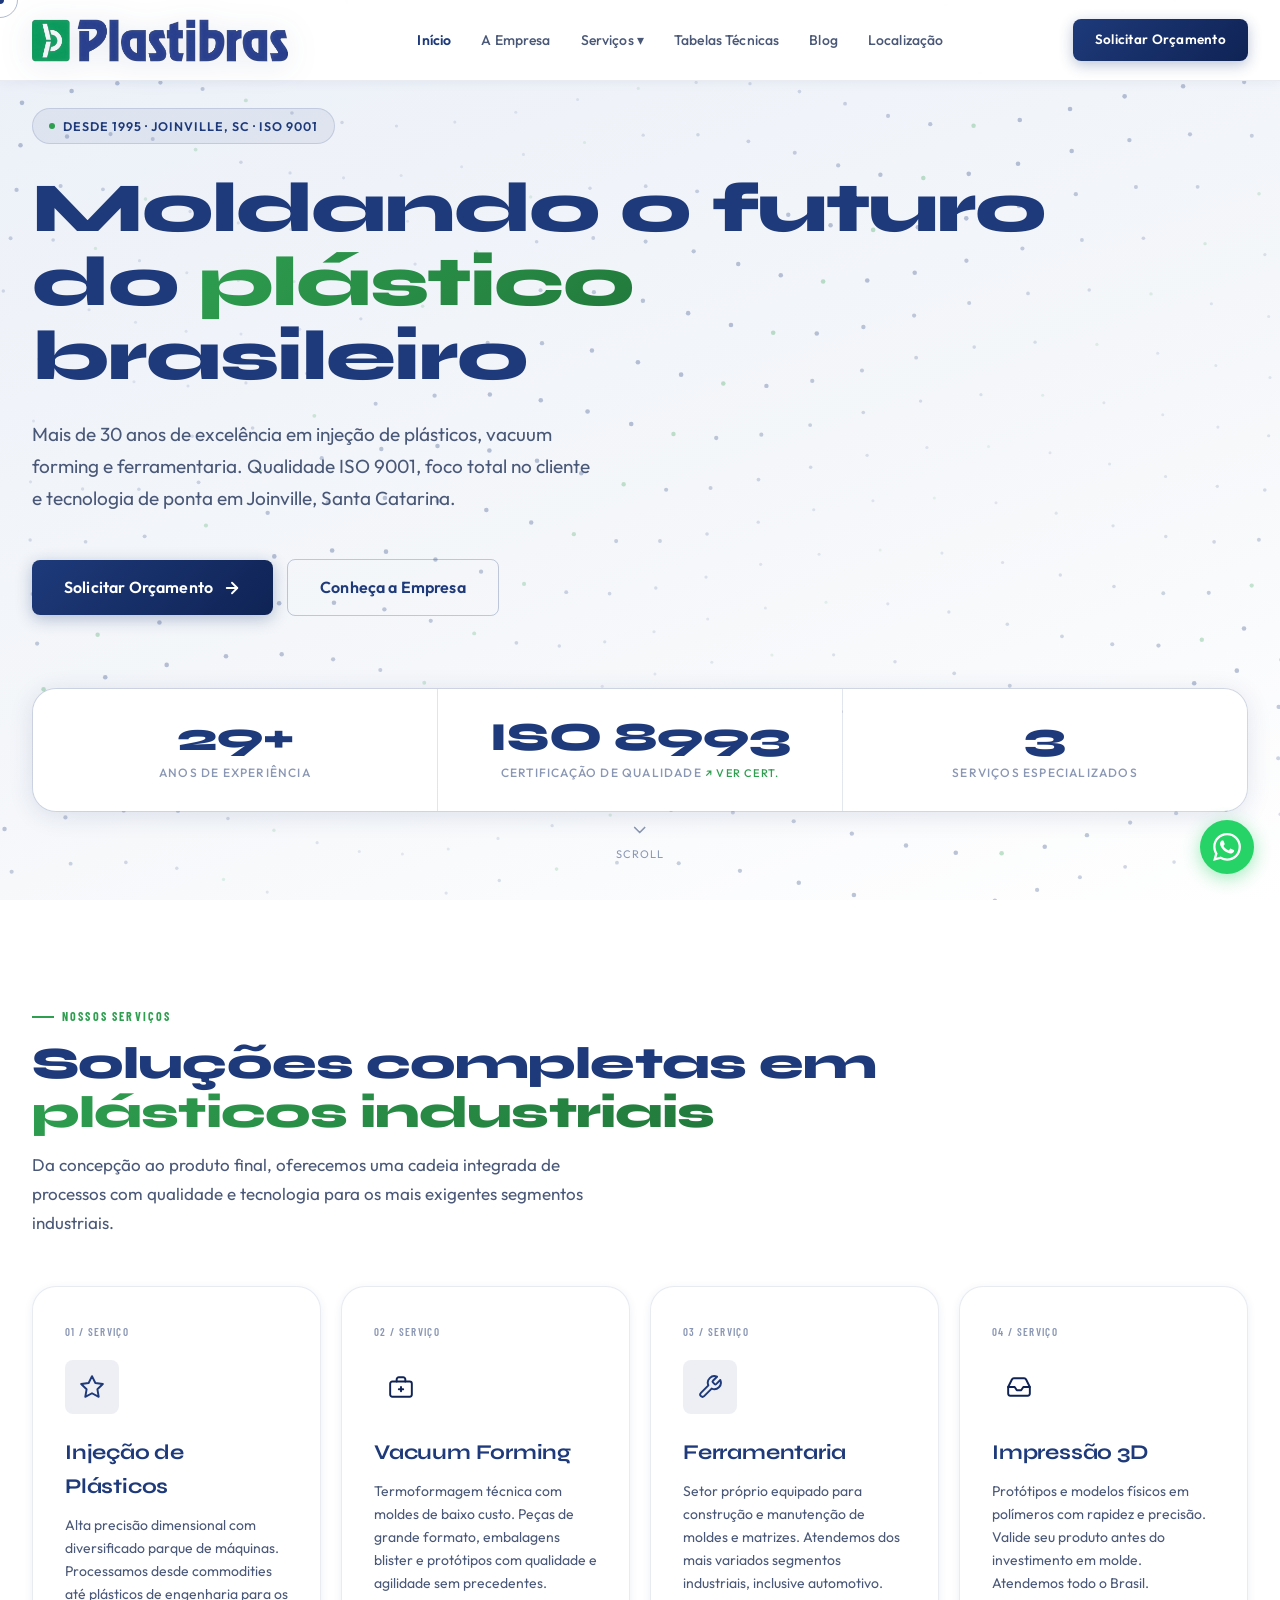
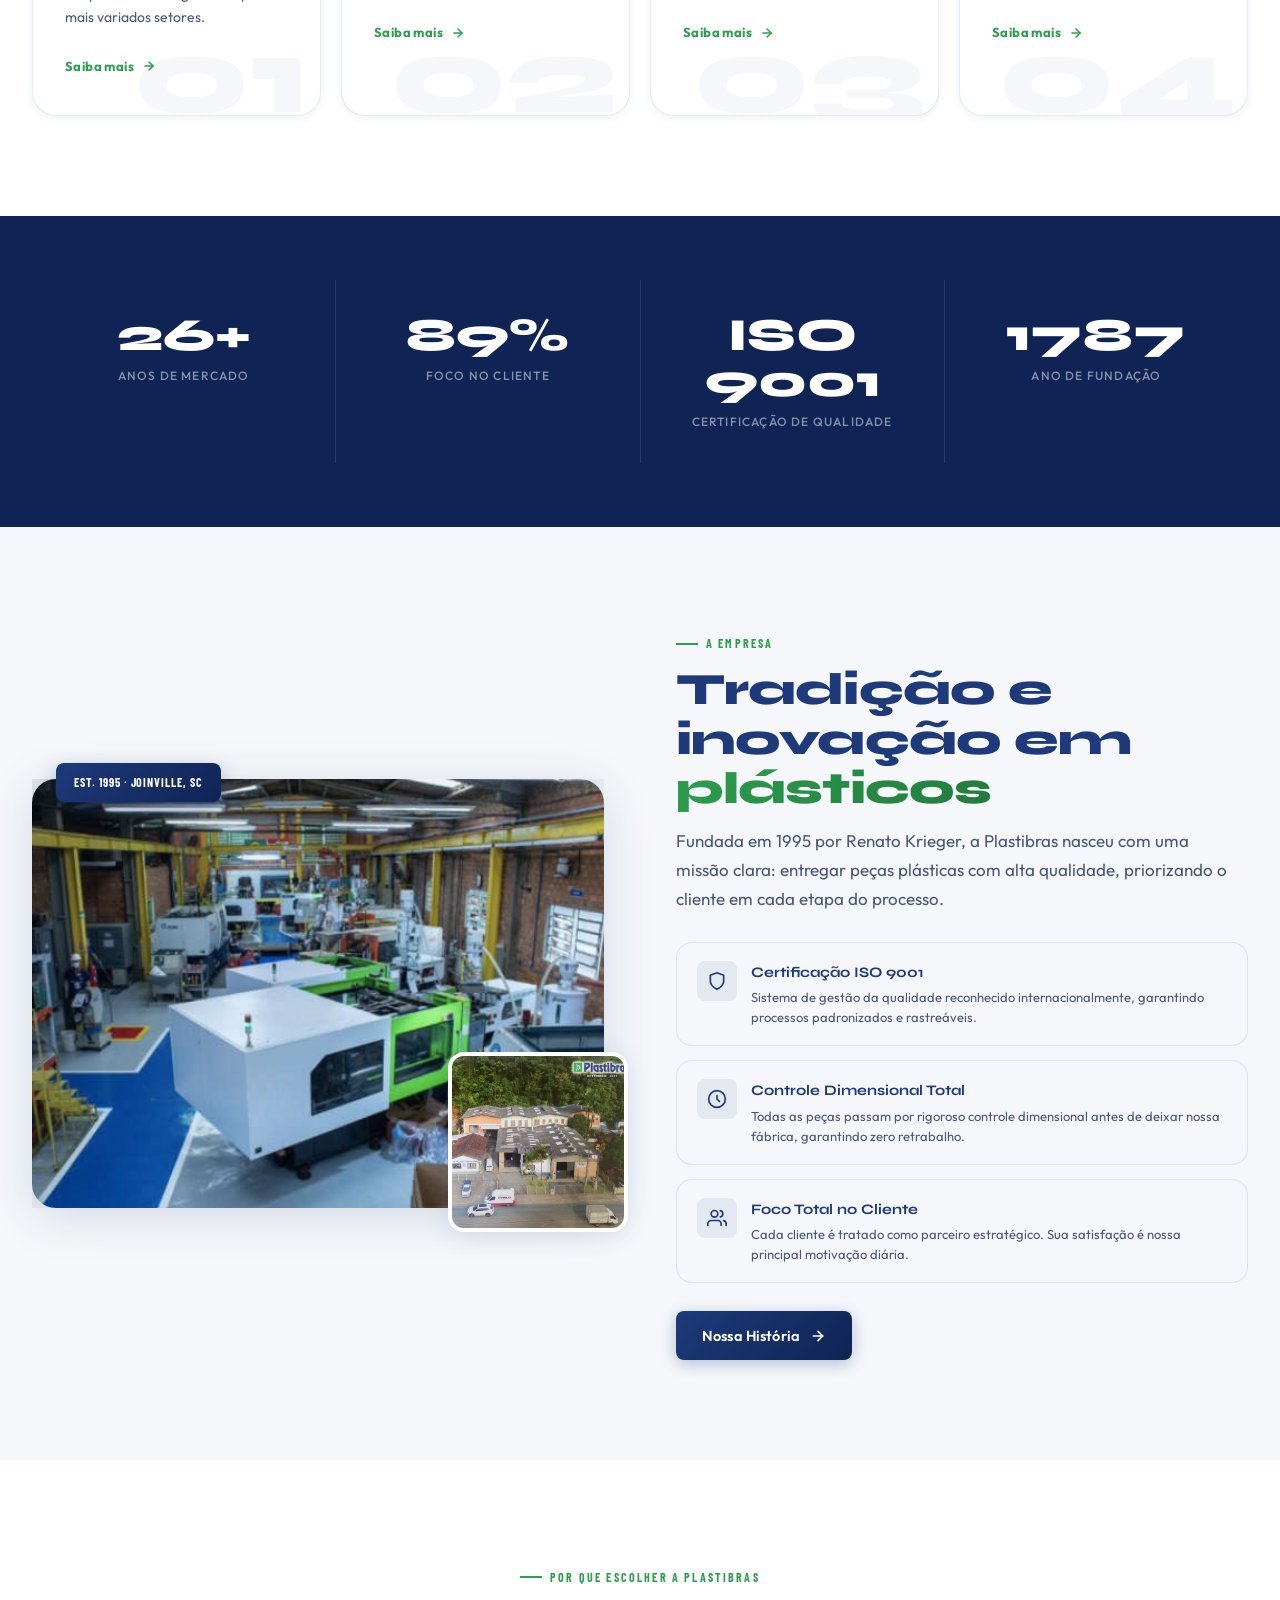
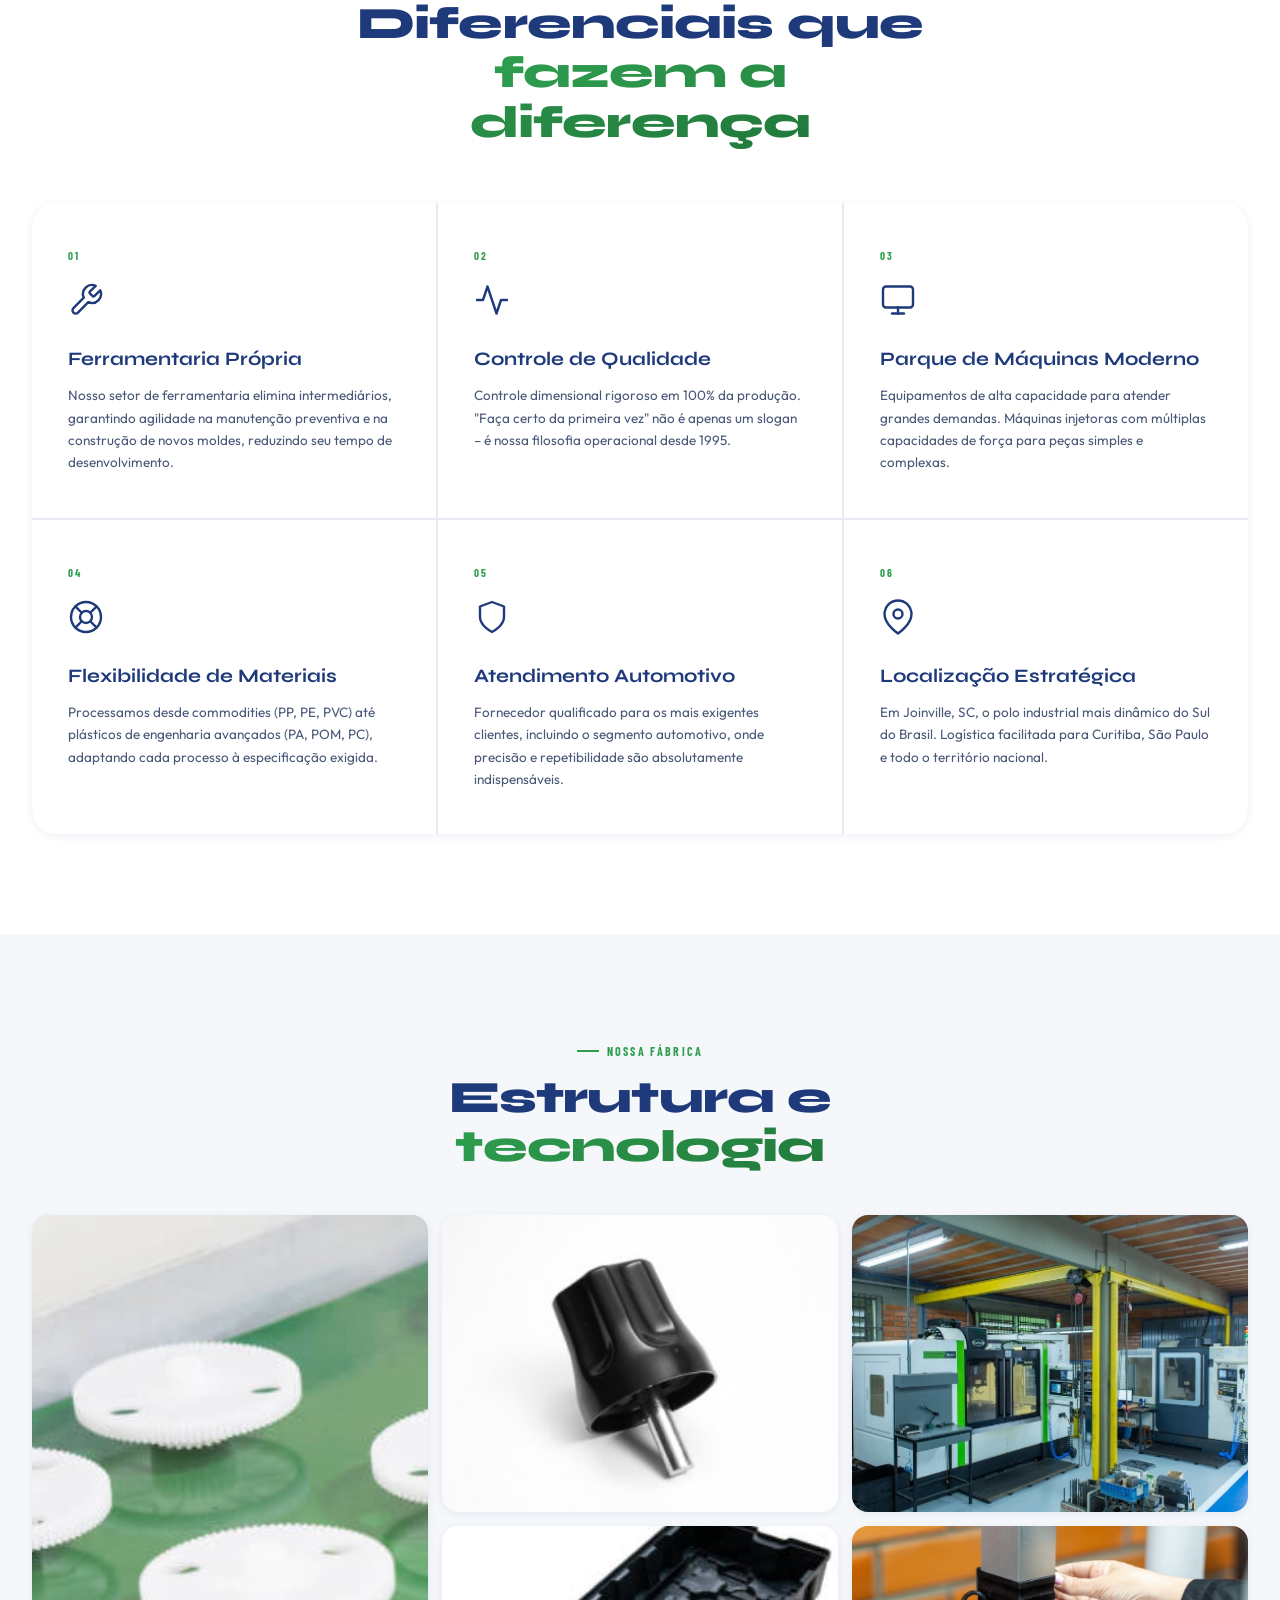
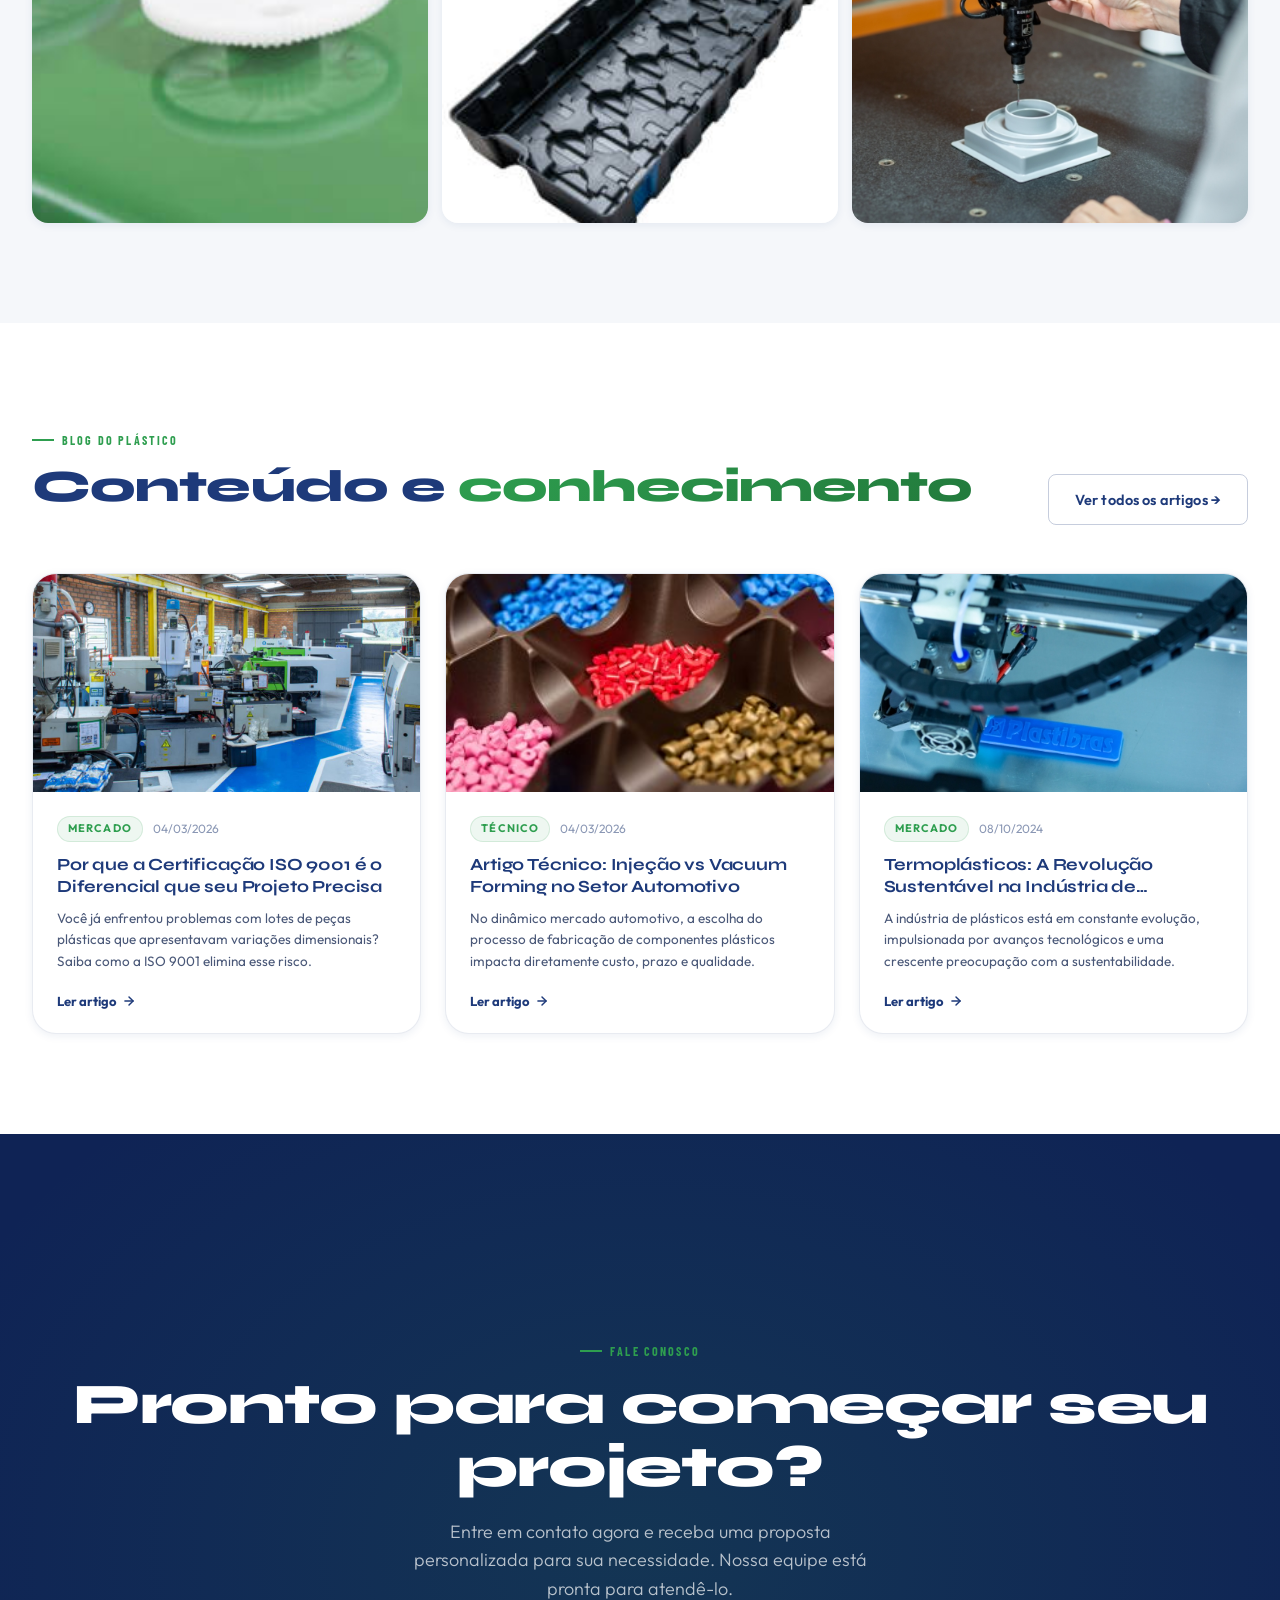
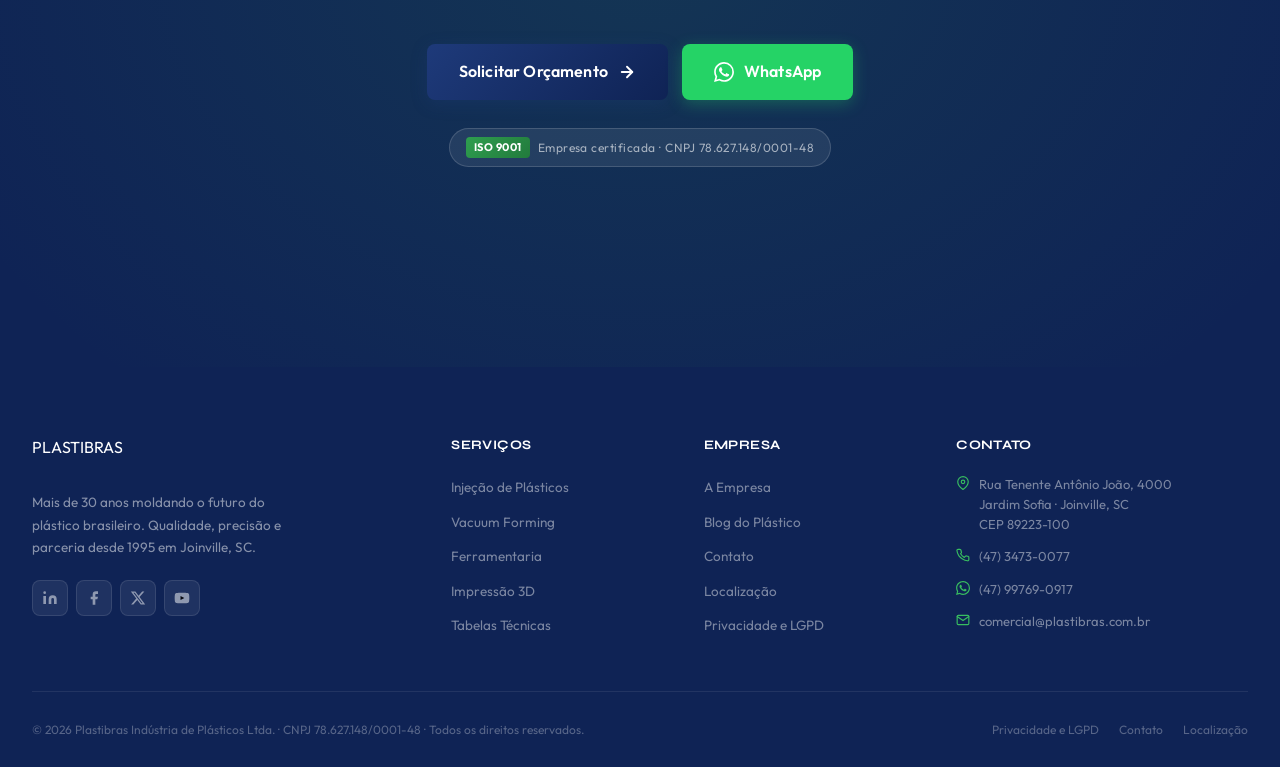
<file: index.html>
<!DOCTYPE html>
<html lang="pt-BR">
<head>
  <meta charset="UTF-8">
  <meta name="viewport" content="width=device-width, initial-scale=1.0">
  <meta name="description" content="Plastibras Indústria de Plásticos – Mais de 30 anos em injeção de plásticos, vacuum forming e ferramentaria em Joinville, SC. ISO 9001.">
  <title>Plastibras – Indústria de Plásticos | Joinville, SC</title>
  <link rel="preconnect" href="https://fonts.googleapis.com">
  <link rel="preconnect" href="https://fonts.gstatic.com" crossorigin>
  <link rel="stylesheet" href="css/styles.css">
</head>
<body>

<!-- ░░ LOADER ░░ -->
<div id="page-loader">
  <div class="loader-logo">PLASTI<span>BRAS</span></div>
  <div class="loader-bar-wrap"><div class="loader-bar"></div></div>
</div>

<!-- ░░ CURSOR ░░ -->
<div class="cursor-dot"></div>
<div class="cursor-ring"></div>

<!-- ░░ NOISE ░░ -->
<div class="noise-overlay" aria-hidden="true"></div>

<!-- ░░ NAV ░░ -->
<nav class="nav" role="navigation">
  <div class="container">
    <div class="nav-inner">
      <a href="index.html" class="nav-logo">
        <img src="images/logo-transparent.png" alt="Plastibras" class="nav-logo-img">
      </a>
      <ul class="nav-links">
        <li><a href="index.html" class="nav-link active">Início</a></li>
        <li><a href="empresa.html" class="nav-link">A Empresa</a></li>
        <li class="nav-dropdown">
          <a href="#" class="nav-link">Serviços ▾</a>
          <div class="nav-dropdown-menu">
            <a href="injecao.html" class="nav-dropdown-item"><span class="dot"></span>Injeção de Plásticos</a>
            <a href="vacuum-forming.html" class="nav-dropdown-item"><span class="dot"></span>Vacuum Forming</a>
            <a href="ferramentaria.html" class="nav-dropdown-item"><span class="dot"></span>Ferramentaria</a>
            <a href="impressao-3d.html" class="nav-dropdown-item"><span class="dot"></span>Impressão 3D</a>
          </div>
        </li>
        <li><a href="tabelas-tecnicas.html" class="nav-link">Tabelas Técnicas</a></li>
        <li><a href="blog.html" class="nav-link">Blog</a></li>
        <li><a href="localizacao.html" class="nav-link">Localização</a></li>
      </ul>
      <a href="contato.html" class="nav-cta">Solicitar Orçamento</a>
      <button class="nav-hamburger" aria-label="Abrir menu">
        <span></span><span></span><span></span>
      </button>
    </div>
  </div>
</nav>

<!-- ░░ MOBILE MENU ░░ -->
<div class="mobile-menu" role="dialog" aria-label="Menu de navegação">
  <button class="mobile-close" aria-label="Fechar menu">✕</button>
  <a href="index.html" class="mobile-menu-link">Início</a>
  <a href="empresa.html" class="mobile-menu-link">A Empresa</a>
  <a href="injecao.html" class="mobile-menu-link">Injeção de Plásticos</a>
  <a href="vacuum-forming.html" class="mobile-menu-link">Vacuum Forming</a>
  <a href="ferramentaria.html" class="mobile-menu-link">Ferramentaria</a>
  <a href="impressao-3d.html" class="mobile-menu-link">Impressão 3D</a>
  <a href="tabelas-tecnicas.html" class="mobile-menu-link">Tabelas Técnicas</a>
  <a href="blog.html" class="mobile-menu-link">Blog</a>
  <a href="contato.html" class="mobile-menu-link">Contato</a>
  <a href="localizacao.html" class="mobile-menu-link">Localização</a>
</div>

<!-- ░░ HERO ░░ -->
<section class="hero">
  <div class="hero-bg">
    <canvas id="hero-canvas" class="grid-canvas"></canvas>
  </div>
  <div class="container" style="position:relative;z-index:2;width:100%;">
    <div class="hero-content">
      <div class="hero-badge">Desde 1995 · Joinville, SC · ISO 9001</div>
      <h1 class="hero-title">
        <span class="line"><span class="word">Moldando</span> <span class="word">o</span> <span class="word">futuro</span></span>
        <span class="line"><span class="word">do</span> <span class="word highlight">plástico</span></span>
        <span class="line"><span class="word">brasileiro</span></span>
      </h1>
      <p class="hero-subtitle">
        Mais de 30 anos de excelência em injeção de plásticos, vacuum forming e ferramentaria.
        Qualidade ISO 9001, foco total no cliente e tecnologia de ponta em Joinville, Santa Catarina.
      </p>
      <div class="hero-actions">
        <a href="contato.html" class="btn btn-primary btn-lg">
          Solicitar Orçamento
          <svg width="18" height="18" viewBox="0 0 24 24" fill="none" stroke="currentColor" stroke-width="2.5" stroke-linecap="round" stroke-linejoin="round"><path d="M5 12h14"/><path d="m12 5 7 7-7 7"/></svg>
        </a>
        <a href="empresa.html" class="btn btn-outline btn-lg">
          Conheça a Empresa
        </a>
      </div>
      <div class="hero-stats">
        <div class="hero-stat">
          <div class="hero-stat-number"><span data-counter data-target="30" data-suffix="+">0</span></div>
          <div class="hero-stat-label">Anos de Experiência</div>
        </div>
        <div class="hero-stat">
          <a href="documents/ISO9001.pdf" target="_blank" rel="noopener" title="Ver Certificado ISO 9001" style="text-decoration:none;color:inherit">
            <div class="hero-stat-number"><span data-counter data-target="9001" data-prefix="ISO ">ISO 0</span></div>
            <div class="hero-stat-label">Certificação de Qualidade <span style="font-size:11px;color:var(--green)">↗ ver cert.</span></div>
          </a>
        </div>
        <div class="hero-stat">
          <div class="hero-stat-number"><span data-counter data-target="4">0</span></div>
          <div class="hero-stat-label">Serviços Especializados</div>
        </div>
      </div>
    </div>
  </div>
  <div class="scroll-indicator" aria-hidden="true">
    <svg viewBox="0 0 24 24" fill="none" stroke="currentColor" stroke-width="2" stroke-linecap="round" stroke-linejoin="round"><path d="m6 9 6 6 6-6"/></svg>
    Scroll
  </div>
</section>

<!-- ░░ SERVICES ░░ -->
<section class="section" id="servicos">
  <div class="container">
    <div class="reveal">
      <div class="section-tag">Nossos Serviços</div>
      <h2 class="section-title">Soluções completas em<br><span class="highlight">plásticos industriais</span></h2>
      <p class="section-desc">
        Da concepção ao produto final, oferecemos uma cadeia integrada de processos com qualidade
        e tecnologia para os mais exigentes segmentos industriais.
      </p>
    </div>
    <div class="services-grid">
      <a href="injecao.html" class="service-card reveal" data-delay="1">
        <div class="service-card-number">01 / Serviço</div>
        <div class="service-card-icon blue">
          <svg viewBox="0 0 24 24" fill="none" stroke="currentColor" stroke-width="1.8" stroke-linecap="round" stroke-linejoin="round"><path d="M12 2l3.09 6.26L22 9.27l-5 4.87 1.18 6.88L12 17.77l-6.18 3.25L7 14.14 2 9.27l6.91-1.01L12 2z"/></svg>
        </div>
        <h3 class="service-card-title">Injeção de Plásticos</h3>
        <p class="service-card-desc">
          Alta precisão dimensional com diversificado parque de máquinas.
          Processamos desde commodities até plásticos de engenharia para os mais variados setores.
        </p>
        <span class="service-card-link">
          Saiba mais
          <svg width="14" height="14" viewBox="0 0 24 24" fill="none" stroke="currentColor" stroke-width="2.5" stroke-linecap="round" stroke-linejoin="round"><path d="M5 12h14"/><path d="m12 5 7 7-7 7"/></svg>
        </span>
        <span class="service-card-bg-number">01</span>
      </a>
      <a href="vacuum-forming.html" class="service-card reveal" data-delay="2">
        <div class="service-card-number">02 / Serviço</div>
        <div class="service-card-icon orange">
          <svg viewBox="0 0 24 24" fill="none" stroke="currentColor" stroke-width="1.8" stroke-linecap="round" stroke-linejoin="round"><rect x="2" y="7" width="20" height="14" rx="2"/><path d="M16 7V5a2 2 0 0 0-2-2h-4a2 2 0 0 0-2 2v2"/><line x1="12" y1="12" x2="12" y2="16"/><line x1="10" y1="14" x2="14" y2="14"/></svg>
        </div>
        <h3 class="service-card-title">Vacuum Forming</h3>
        <p class="service-card-desc">
          Termoformagem técnica com moldes de baixo custo. Peças de grande formato,
          embalagens blister e protótipos com qualidade e agilidade sem precedentes.
        </p>
        <span class="service-card-link">
          Saiba mais
          <svg width="14" height="14" viewBox="0 0 24 24" fill="none" stroke="currentColor" stroke-width="2.5" stroke-linecap="round" stroke-linejoin="round"><path d="M5 12h14"/><path d="m12 5 7 7-7 7"/></svg>
        </span>
        <span class="service-card-bg-number">02</span>
      </a>
      <a href="ferramentaria.html" class="service-card reveal" data-delay="3">
        <div class="service-card-number">03 / Serviço</div>
        <div class="service-card-icon blue">
          <svg viewBox="0 0 24 24" fill="none" stroke="currentColor" stroke-width="1.8" stroke-linecap="round" stroke-linejoin="round"><path d="M14.7 6.3a1 1 0 0 0 0 1.4l1.6 1.6a1 1 0 0 0 1.4 0l3.77-3.77a6 6 0 0 1-7.94 7.94l-6.91 6.91a2.12 2.12 0 0 1-3-3l6.91-6.91a6 6 0 0 1 7.94-7.94l-3.76 3.76z"/></svg>
        </div>
        <h3 class="service-card-title">Ferramentaria</h3>
        <p class="service-card-desc">
          Setor próprio equipado para construção e manutenção de moldes e matrizes.
          Atendemos dos mais variados segmentos industriais, inclusive automotivo.
        </p>
        <span class="service-card-link">
          Saiba mais
          <svg width="14" height="14" viewBox="0 0 24 24" fill="none" stroke="currentColor" stroke-width="2.5" stroke-linecap="round" stroke-linejoin="round"><path d="M5 12h14"/><path d="m12 5 7 7-7 7"/></svg>
        </span>
        <span class="service-card-bg-number">03</span>
      </a>
      <a href="impressao-3d.html" class="service-card reveal" data-delay="4">
        <div class="service-card-number">04 / Serviço</div>
        <div class="service-card-icon orange">
          <svg viewBox="0 0 24 24" fill="none" stroke="currentColor" stroke-width="1.8" stroke-linecap="round" stroke-linejoin="round"><polyline points="22 12 16 12 14 15 10 15 8 12 2 12"/><path d="M5.45 5.11L2 12v6a2 2 0 0 0 2 2h16a2 2 0 0 0 2-2v-6l-3.45-6.89A2 2 0 0 0 16.76 4H7.24a2 2 0 0 0-1.79 1.11z"/></svg>
        </div>
        <h3 class="service-card-title">Impressão 3D</h3>
        <p class="service-card-desc">
          Protótipos e modelos físicos em polímeros com rapidez e precisão.
          Valide seu produto antes do investimento em molde. Atendemos todo o Brasil.
        </p>
        <span class="service-card-link">
          Saiba mais
          <svg width="14" height="14" viewBox="0 0 24 24" fill="none" stroke="currentColor" stroke-width="2.5" stroke-linecap="round" stroke-linejoin="round"><path d="M5 12h14"/><path d="m12 5 7 7-7 7"/></svg>
        </span>
        <span class="service-card-bg-number">04</span>
      </a>
    </div>
  </div>
</section>

<!-- ░░ STATS BAND ░░ -->
<div class="stats-band">
  <div class="container">
    <div class="stats-grid">
      <div class="stat-item">
        <div class="stat-number blue" data-counter data-target="30" data-suffix="+">0+</div>
        <div class="stat-label">Anos de Mercado</div>
      </div>
      <div class="stat-item">
        <div class="stat-number orange" data-counter data-target="100" data-suffix="%">0%</div>
        <div class="stat-label">Foco no Cliente</div>
      </div>
      <div class="stat-item">
        <div class="stat-number blue">ISO<br style="line-height:0.5">9001</div>
        <div class="stat-label">Certificação de Qualidade</div>
      </div>
      <div class="stat-item">
        <div class="stat-number" data-counter data-target="1995">0</div>
        <div class="stat-label">Ano de Fundação</div>
      </div>
    </div>
  </div>
</div>

<!-- ░░ ABOUT ░░ -->
<section class="section bg-1" id="sobre">
  <div class="container">
    <div class="about-grid">
      <div class="about-image-wrap reveal-left">
        <div class="about-image-main">
          <img src="images/parque-de-maquinas-plastibras-industria-plastica-joinville-sc.jpg"
               alt="Parque de máquinas Plastibras – Injeção de plásticos Joinville SC"
               loading="lazy">
          <div class="content-image-overlay"></div>
        </div>
        <div class="about-image-accent">
          <img src="images/plastibras-industria-de-plasticos-joinville-sc-_AEREA-300x263.jpg"
               alt="Vista aérea Plastibras Joinville" loading="lazy">
        </div>
        <div class="about-badge">Est. 1995 · Joinville, SC</div>
      </div>
      <div class="reveal-right">
        <div class="section-tag">A Empresa</div>
        <h2 class="section-title">Tradição e inovação em <span class="highlight">plásticos</span></h2>
        <p class="section-desc">
          Fundada em 1995 por Renato Krieger, a Plastibras nasceu com uma missão clara:
          entregar peças plásticas com alta qualidade, priorizando o cliente em cada etapa do processo.
        </p>
        <div class="about-features">
          <div class="about-feature">
            <div class="about-feature-icon">
              <svg viewBox="0 0 24 24" fill="none" stroke="currentColor" stroke-width="2" stroke-linecap="round" stroke-linejoin="round"><path d="M12 22s8-4 8-10V5l-8-3-8 3v7c0 6 8 10 8 10z"/></svg>
            </div>
            <div>
              <div class="about-feature-title">Certificação ISO 9001</div>
              <div class="about-feature-text">Sistema de gestão da qualidade reconhecido internacionalmente, garantindo processos padronizados e rastreáveis.</div>
            </div>
          </div>
          <div class="about-feature">
            <div class="about-feature-icon">
              <svg viewBox="0 0 24 24" fill="none" stroke="currentColor" stroke-width="2" stroke-linecap="round" stroke-linejoin="round"><circle cx="12" cy="12" r="10"/><path d="M12 8v4l3 3"/></svg>
            </div>
            <div>
              <div class="about-feature-title">Controle Dimensional Total</div>
              <div class="about-feature-text">Todas as peças passam por rigoroso controle dimensional antes de deixar nossa fábrica, garantindo zero retrabalho.</div>
            </div>
          </div>
          <div class="about-feature">
            <div class="about-feature-icon">
              <svg viewBox="0 0 24 24" fill="none" stroke="currentColor" stroke-width="2" stroke-linecap="round" stroke-linejoin="round"><path d="M17 21v-2a4 4 0 0 0-4-4H5a4 4 0 0 0-4 4v2"/><circle cx="9" cy="7" r="4"/><path d="M23 21v-2a4 4 0 0 0-3-3.87"/><path d="M16 3.13a4 4 0 0 1 0 7.75"/></svg>
            </div>
            <div>
              <div class="about-feature-title">Foco Total no Cliente</div>
              <div class="about-feature-text">Cada cliente é tratado como parceiro estratégico. Sua satisfação é nossa principal motivação diária.</div>
            </div>
          </div>
        </div>
        <a href="empresa.html" class="btn btn-primary" style="margin-top:28px">
          Nossa História
          <svg width="16" height="16" viewBox="0 0 24 24" fill="none" stroke="currentColor" stroke-width="2.5" stroke-linecap="round" stroke-linejoin="round"><path d="M5 12h14"/><path d="m12 5 7 7-7 7"/></svg>
        </a>
      </div>
    </div>
  </div>
</section>

<!-- ░░ WHY US ░░ -->
<section class="section" id="diferenciais">
  <div class="container">
    <div class="reveal" style="text-align:center; max-width:600px; margin:0 auto 0">
      <div class="section-tag">Por Que Escolher a Plastibras</div>
      <h2 class="section-title">Diferenciais que <span class="highlight">fazem a diferença</span></h2>
    </div>
    <div class="why-grid" style="margin-top:56px">
      <div class="why-item reveal" data-delay="1">
        <div class="why-item-number">01</div>
        <div class="why-item-icon">
          <svg width="36" height="36" viewBox="0 0 24 24" fill="none" stroke="currentColor" stroke-width="1.6" stroke-linecap="round" stroke-linejoin="round"><path d="M14.7 6.3a1 1 0 0 0 0 1.4l1.6 1.6a1 1 0 0 0 1.4 0l3.77-3.77a6 6 0 0 1-7.94 7.94l-6.91 6.91a2.12 2.12 0 0 1-3-3l6.91-6.91a6 6 0 0 1 7.94-7.94l-3.76 3.76z"/></svg>
        </div>
        <div class="why-item-title">Ferramentaria Própria</div>
        <div class="why-item-text">Nosso setor de ferramentaria elimina intermediários, garantindo agilidade na manutenção preventiva e na construção de novos moldes, reduzindo seu tempo de desenvolvimento.</div>
      </div>
      <div class="why-item reveal" data-delay="2">
        <div class="why-item-number">02</div>
        <div class="why-item-icon">
          <svg width="36" height="36" viewBox="0 0 24 24" fill="none" stroke="currentColor" stroke-width="1.6" stroke-linecap="round" stroke-linejoin="round"><polyline points="22 12 18 12 15 21 9 3 6 12 2 12"/></svg>
        </div>
        <div class="why-item-title">Controle de Qualidade</div>
        <div class="why-item-text">Controle dimensional rigoroso em 100% da produção. "Faça certo da primeira vez" não é apenas um slogan – é nossa filosofia operacional desde 1995.</div>
      </div>
      <div class="why-item reveal" data-delay="3">
        <div class="why-item-number">03</div>
        <div class="why-item-icon">
          <svg width="36" height="36" viewBox="0 0 24 24" fill="none" stroke="currentColor" stroke-width="1.6" stroke-linecap="round" stroke-linejoin="round"><rect x="2" y="3" width="20" height="14" rx="2"/><line x1="8" y1="21" x2="16" y2="21"/><line x1="12" y1="17" x2="12" y2="21"/></svg>
        </div>
        <div class="why-item-title">Parque de Máquinas Moderno</div>
        <div class="why-item-text">Equipamentos de alta capacidade para atender grandes demandas. Máquinas injetoras com múltiplas capacidades de força para peças simples e complexas.</div>
      </div>
      <div class="why-item reveal" data-delay="1">
        <div class="why-item-number">04</div>
        <div class="why-item-icon">
          <svg width="36" height="36" viewBox="0 0 24 24" fill="none" stroke="currentColor" stroke-width="1.6" stroke-linecap="round" stroke-linejoin="round"><circle cx="12" cy="12" r="10"/><path d="m4.93 4.93 4.24 4.24"/><path d="m14.83 9.17 4.24-4.24"/><path d="m14.83 14.83 4.24 4.24"/><path d="m9.17 14.83-4.24 4.24"/><circle cx="12" cy="12" r="4"/></svg>
        </div>
        <div class="why-item-title">Flexibilidade de Materiais</div>
        <div class="why-item-text">Processamos desde commodities (PP, PE, PVC) até plásticos de engenharia avançados (PA, POM, PC), adaptando cada processo à especificação exigida.</div>
      </div>
      <div class="why-item reveal" data-delay="2">
        <div class="why-item-number">05</div>
        <div class="why-item-icon">
          <svg width="36" height="36" viewBox="0 0 24 24" fill="none" stroke="currentColor" stroke-width="1.6" stroke-linecap="round" stroke-linejoin="round"><path d="M12 22s8-4 8-10V5l-8-3-8 3v7c0 6 8 10 8 10z"/></svg>
        </div>
        <div class="why-item-title">Atendimento Automotivo</div>
        <div class="why-item-text">Fornecedor qualificado para os mais exigentes clientes, incluindo o segmento automotivo, onde precisão e repetibilidade são absolutamente indispensáveis.</div>
      </div>
      <div class="why-item reveal" data-delay="3">
        <div class="why-item-number">06</div>
        <div class="why-item-icon">
          <svg width="36" height="36" viewBox="0 0 24 24" fill="none" stroke="currentColor" stroke-width="1.6" stroke-linecap="round" stroke-linejoin="round"><path d="M21 10c0 7-9 13-9 13s-9-6-9-13a9 9 0 0 1 18 0z"/><circle cx="12" cy="10" r="3"/></svg>
        </div>
        <div class="why-item-title">Localização Estratégica</div>
        <div class="why-item-text">Em Joinville, SC, o polo industrial mais dinâmico do Sul do Brasil. Logística facilitada para Curitiba, São Paulo e todo o território nacional.</div>
      </div>
    </div>
  </div>
</section>

<!-- ░░ GALLERY ░░ -->
<section class="section bg-1">
  <div class="container">
    <div class="reveal" style="text-align:center;max-width:600px;margin:0 auto">
      <div class="section-tag">Nossa Fábrica</div>
      <h2 class="section-title">Estrutura e <span class="highlight">tecnologia</span></h2>
    </div>
    <div class="gallery-grid">
      <div class="gallery-item tall reveal" data-delay="1">
        <img src="images/fabrica-de-produtos-de-plastico-injecao-termoformagem.jpg"
             alt="Fábrica Plastibras – Injeção e Termoformagem" loading="lazy">
        <div class="gallery-item-overlay"><span class="gallery-item-overlay-text">Fábrica – Joinville, SC</span></div>
      </div>
      <div class="gallery-item reveal" data-delay="2">
        <img src="images/injecao_plasticos_plastibras-1-300x231.jpg"
             alt="Injeção de plásticos Plastibras" loading="lazy">
        <div class="gallery-item-overlay"><span class="gallery-item-overlay-text">Injeção de Plásticos</span></div>
      </div>
      <div class="gallery-item reveal" data-delay="3">
        <img src="images/servico-ferramentaria-joinvile-plastibras-industria-de-plasticos.jpg"
             alt="Ferramentaria Plastibras Joinville" loading="lazy">
        <div class="gallery-item-overlay"><span class="gallery-item-overlay-text">Ferramentaria</span></div>
      </div>
      <div class="gallery-item reveal" data-delay="2">
        <img src="images/peca-plastica-embalagem-blister-vacuum-forming-termoformagem-a-vacuo.jpg"
             alt="Peça plástica – Vacuum Forming" loading="lazy">
        <div class="gallery-item-overlay"><span class="gallery-item-overlay-text">Vacuum Forming</span></div>
      </div>
      <div class="gallery-item reveal" data-delay="3">
        <img src="images/controle-dimensional-de-pecas-de-plastico-industria-plastica.jpg"
             alt="Controle dimensional de peças plásticas" loading="lazy">
        <div class="gallery-item-overlay"><span class="gallery-item-overlay-text">Controle de Qualidade</span></div>
      </div>
    </div>
  </div>
</section>

<!-- ░░ BLOG PREVIEW ░░ -->
<section class="section">
  <div class="container">
    <div style="display:flex;align-items:flex-end;justify-content:space-between;flex-wrap:wrap;gap:20px;margin-bottom:0">
      <div class="reveal">
        <div class="section-tag">Blog do Plástico</div>
        <h2 class="section-title">Conteúdo e <span class="highlight">conhecimento</span></h2>
      </div>
      <a href="blog.html" class="btn btn-outline reveal">Ver todos os artigos →</a>
    </div>
    <div class="blog-grid" style="margin-top:48px">
      <a href="https://www.plastibras.com.br/industria-de-plasticos-em-joinville-por-que-a-certificacao-iso-9001-e-o-diferencial-que-seu-projeto-precisa/"
         class="blog-card reveal" data-delay="1" target="_blank" rel="noopener">
        <div class="blog-card-img">
          <img src="images/industria-de-plastico-joinville-santa-catarina-plastibras-youtube-1024x576.jpg"
               alt="Certificação ISO 9001 – Plastibras" loading="lazy">
        </div>
        <div class="blog-card-body">
          <div class="blog-card-meta">
            <span class="blog-card-cat">Mercado</span>
            <span class="blog-card-date">04/03/2026</span>
          </div>
          <h3 class="blog-card-title">Por que a Certificação ISO 9001 é o Diferencial que seu Projeto Precisa</h3>
          <p class="blog-card-excerpt">Você já enfrentou problemas com lotes de peças plásticas que apresentavam variações dimensionais? Saiba como a ISO 9001 elimina esse risco.</p>
          <span class="blog-card-link">Ler artigo <svg width="14" height="14" viewBox="0 0 24 24" fill="none" stroke="currentColor" stroke-width="2.5" stroke-linecap="round" stroke-linejoin="round"><path d="M5 12h14"/><path d="m12 5 7 7-7 7"/></svg></span>
        </div>
      </a>
      <a href="https://www.plastibras.com.br/artigo-tecnico-injecao-vs-vacuum-forming-no-setor-automotivo/"
         class="blog-card reveal" data-delay="2" target="_blank" rel="noopener">
        <div class="blog-card-img">
          <img src="images/injecao-de-plasticos-especiais-pvc-polietileno-polipropileno-plastibras-joinville-300x225.jpg"
               alt="Injeção vs Vacuum Forming automotivo" loading="lazy">
        </div>
        <div class="blog-card-body">
          <div class="blog-card-meta">
            <span class="blog-card-cat">Técnico</span>
            <span class="blog-card-date">04/03/2026</span>
          </div>
          <h3 class="blog-card-title">Artigo Técnico: Injeção vs Vacuum Forming no Setor Automotivo</h3>
          <p class="blog-card-excerpt">No dinâmico mercado automotivo, a escolha do processo de fabricação de componentes plásticos impacta diretamente custo, prazo e qualidade.</p>
          <span class="blog-card-link">Ler artigo <svg width="14" height="14" viewBox="0 0 24 24" fill="none" stroke="currentColor" stroke-width="2.5" stroke-linecap="round" stroke-linejoin="round"><path d="M5 12h14"/><path d="m12 5 7 7-7 7"/></svg></span>
        </div>
      </a>
      <a href="https://www.plastibras.com.br/termoplasticos-a-revolucao-sustentavel-na-industria-de-plasticos/"
         class="blog-card reveal" data-delay="3" target="_blank" rel="noopener">
        <div class="blog-card-img">
          <img src="images/impressao-3d-joinville.jpg"
               alt="Termoplásticos sustentáveis" loading="lazy">
        </div>
        <div class="blog-card-body">
          <div class="blog-card-meta">
            <span class="blog-card-cat">Mercado</span>
            <span class="blog-card-date">08/10/2024</span>
          </div>
          <h3 class="blog-card-title">Termoplásticos: A Revolução Sustentável na Indústria de Plásticos</h3>
          <p class="blog-card-excerpt">A indústria de plásticos está em constante evolução, impulsionada por avanços tecnológicos e uma crescente preocupação com a sustentabilidade.</p>
          <span class="blog-card-link">Ler artigo <svg width="14" height="14" viewBox="0 0 24 24" fill="none" stroke="currentColor" stroke-width="2.5" stroke-linecap="round" stroke-linejoin="round"><path d="M5 12h14"/><path d="m12 5 7 7-7 7"/></svg></span>
        </div>
      </a>
    </div>
  </div>
</section>

<!-- ░░ CTA ░░ -->
<section class="section cta-section bg-1">
  <div class="cta-bg"><div class="cta-bg-gradient"></div></div>
  <div class="container">
    <div class="cta-inner reveal" style="text-align:center">
      <div class="section-tag" style="justify-content:center">Fale Conosco</div>
      <h2 class="cta-title">Pronto para começar <span class="highlight">seu projeto?</span></h2>
      <p class="cta-desc">Entre em contato agora e receba uma proposta personalizada para sua necessidade. Nossa equipe está pronta para atendê-lo.</p>
      <div class="cta-actions">
        <a href="contato.html" class="btn btn-primary btn-lg">
          Solicitar Orçamento
          <svg width="18" height="18" viewBox="0 0 24 24" fill="none" stroke="currentColor" stroke-width="2.5" stroke-linecap="round" stroke-linejoin="round"><path d="M5 12h14"/><path d="m12 5 7 7-7 7"/></svg>
        </a>
        <a href="https://wa.me/5547997690917?text=Olá!%20Gostaria%20de%20solicitar%20um%20orçamento."
           class="btn btn-whatsapp btn-lg" target="_blank" rel="noopener">
          <svg width="20" height="20" viewBox="0 0 24 24" fill="currentColor"><path d="M17.472 14.382c-.297-.149-1.758-.867-2.03-.967-.273-.099-.471-.148-.67.15-.197.297-.767.966-.94 1.164-.173.199-.347.223-.644.075-.297-.15-1.255-.463-2.39-1.475-.883-.788-1.48-1.761-1.653-2.059-.173-.297-.018-.458.13-.606.134-.133.298-.347.446-.52.149-.174.198-.298.298-.497.099-.198.05-.371-.025-.52-.075-.149-.669-1.612-.916-2.207-.242-.579-.487-.5-.669-.51-.173-.008-.371-.01-.57-.01-.198 0-.52.074-.792.372-.272.297-1.04 1.016-1.04 2.479 0 1.462 1.065 2.875 1.213 3.074.149.198 2.096 3.2 5.077 4.487.709.306 1.262.489 1.694.625.712.227 1.36.195 1.871.118.571-.085 1.758-.719 2.006-1.413.248-.694.248-1.289.173-1.413-.074-.124-.272-.198-.57-.347m-5.421 7.403h-.004a9.87 9.87 0 0 1-5.031-1.378l-.361-.214-3.741.982.998-3.648-.235-.374a9.86 9.86 0 0 1-1.51-5.26c.001-5.45 4.436-9.884 9.888-9.884 2.64 0 5.122 1.03 6.988 2.898a9.825 9.825 0 0 1 2.893 6.994c-.003 5.45-4.437 9.884-9.885 9.884m8.413-18.297A11.815 11.815 0 0 0 12.05 0C5.495 0 .16 5.335.157 11.892c0 2.096.547 4.142 1.588 5.945L.057 24l6.305-1.654a11.882 11.882 0 0 0 5.683 1.448h.005c6.554 0 11.89-5.335 11.893-11.893a11.821 11.821 0 0 0-3.48-8.413Z"/></svg>
          WhatsApp
        </a>
      </div>
      <div style="display:flex;justify-content:center">
        <div class="cta-iso">
          <span class="iso-badge">ISO 9001</span>
          Empresa certificada · CNPJ 78.627.148/0001-48
        </div>
      </div>
    </div>
  </div>
</section>

<!-- ░░ FOOTER ░░ -->
<footer class="footer" role="contentinfo">
  <div class="container">
    <div class="footer-grid">
      <div class="footer-brand">
        <div class="footer-logo">PLASTI<span>BRAS</span></div>
        <p class="footer-tagline">
          Mais de 30 anos moldando o futuro do plástico brasileiro.
          Qualidade, precisão e parceria desde 1995 em Joinville, SC.
        </p>
        <div class="footer-social">
          <a href="https://www.linkedin.com/company/plastibras" target="_blank" rel="noopener" class="social-link" aria-label="LinkedIn">
            <svg viewBox="0 0 24 24" fill="currentColor"><path d="M16 8a6 6 0 0 1 6 6v7h-4v-7a2 2 0 0 0-2-2 2 2 0 0 0-2 2v7h-4v-7a6 6 0 0 1 6-6z"/><rect x="2" y="9" width="4" height="12"/><circle cx="4" cy="4" r="2"/></svg>
          </a>
          <a href="https://www.facebook.com/plastibrasplasticos" target="_blank" rel="noopener" class="social-link" aria-label="Facebook">
            <svg viewBox="0 0 24 24" fill="currentColor"><path d="M18 2h-3a5 5 0 0 0-5 5v3H7v4h3v8h4v-8h3l1-4h-4V7a1 1 0 0 1 1-1h3z"/></svg>
          </a>
          <a href="https://twitter.com/plastibras" target="_blank" rel="noopener" class="social-link" aria-label="Twitter/X">
            <svg viewBox="0 0 24 24" fill="currentColor"><path d="M18.244 2.25h3.308l-7.227 8.26 8.502 11.24H16.17l-5.214-6.817L4.99 21.75H1.68l7.73-8.835L1.254 2.25H8.08l4.713 6.231zm-1.161 17.52h1.833L7.084 4.126H5.117z"/></svg>
          </a>
          <a href="https://www.youtube.com/@plastibras" target="_blank" rel="noopener" class="social-link" aria-label="YouTube">
            <svg viewBox="0 0 24 24" fill="currentColor"><path d="M22.54 6.42a2.78 2.78 0 0 0-1.95-1.96C18.88 4 12 4 12 4s-6.88 0-8.59.46a2.78 2.78 0 0 0-1.95 1.96A29 29 0 0 0 1 12a29 29 0 0 0 .46 5.58A2.78 2.78 0 0 0 3.41 19.6C5.12 20 12 20 12 20s6.88 0 8.59-.46a2.78 2.78 0 0 0 1.95-1.95A29 29 0 0 0 23 12a29 29 0 0 0-.46-5.58z"/><polygon fill="#060810" points="9.75 15.02 15.5 12 9.75 8.98 9.75 15.02"/></svg>
          </a>
        </div>
      </div>
      <div>
        <div class="footer-col-title">Serviços</div>
        <ul class="footer-links">
          <li><a href="injecao.html" class="footer-link">Injeção de Plásticos</a></li>
          <li><a href="vacuum-forming.html" class="footer-link">Vacuum Forming</a></li>
          <li><a href="ferramentaria.html" class="footer-link">Ferramentaria</a></li>
          <li><a href="impressao-3d.html" class="footer-link">Impressão 3D</a></li>
          <li><a href="tabelas-tecnicas.html" class="footer-link">Tabelas Técnicas</a></li>
        </ul>
      </div>
      <div>
        <div class="footer-col-title">Empresa</div>
        <ul class="footer-links">
          <li><a href="empresa.html" class="footer-link">A Empresa</a></li>
          <li><a href="blog.html" class="footer-link">Blog do Plástico</a></li>
          <li><a href="contato.html" class="footer-link">Contato</a></li>
          <li><a href="localizacao.html" class="footer-link">Localização</a></li>
          <li><a href="#" class="footer-link">Privacidade e LGPD</a></li>
        </ul>
      </div>
      <div>
        <div class="footer-col-title">Contato</div>
        <div class="footer-contact-item">
          <svg viewBox="0 0 24 24" fill="none" stroke="currentColor" stroke-width="2" stroke-linecap="round" stroke-linejoin="round"><path d="M21 10c0 7-9 13-9 13s-9-6-9-13a9 9 0 0 1 18 0z"/><circle cx="12" cy="10" r="3"/></svg>
          <span class="footer-contact-text">Rua Tenente Antônio João, 4000<br>Jardim Sofia · Joinville, SC<br>CEP 89223-100</span>
        </div>
        <div class="footer-contact-item">
          <svg viewBox="0 0 24 24" fill="none" stroke="currentColor" stroke-width="2" stroke-linecap="round" stroke-linejoin="round"><path d="M22 16.92v3a2 2 0 0 1-2.18 2 19.79 19.79 0 0 1-8.63-3.07A19.5 19.5 0 0 1 4.69 13a19.79 19.79 0 0 1-3.07-8.67A2 2 0 0 1 3.6 2.22h3a2 2 0 0 1 2 1.72c.127.96.361 1.903.7 2.81a2 2 0 0 1-.45 2.11L7.91 9.79a16 16 0 0 0 6.29 6.29l1.85-1.85a2 2 0 0 1 2.11-.45c.907.339 1.85.573 2.81.7A2 2 0 0 1 22 16.92z"/></svg>
          <span class="footer-contact-text"><a href="tel:+554734730077">(47) 3473-0077</a></span>
        </div>
        <div class="footer-contact-item">
          <svg viewBox="0 0 24 24" fill="currentColor" width="14" height="14"><path d="M17.472 14.382c-.297-.149-1.758-.867-2.03-.967-.273-.099-.471-.148-.67.15-.197.297-.767.966-.94 1.164-.173.199-.347.223-.644.075-.297-.15-1.255-.463-2.39-1.475-.883-.788-1.48-1.761-1.653-2.059-.173-.297-.018-.458.13-.606.134-.133.298-.347.446-.52.149-.174.198-.298.298-.497.099-.198.05-.371-.025-.52-.075-.149-.669-1.612-.916-2.207-.242-.579-.487-.5-.669-.51-.173-.008-.371-.01-.57-.01-.198 0-.52.074-.792.372-.272.297-1.04 1.016-1.04 2.479 0 1.462 1.065 2.875 1.213 3.074.149.198 2.096 3.2 5.077 4.487.709.306 1.262.489 1.694.625.712.227 1.36.195 1.871.118.571-.085 1.758-.719 2.006-1.413.248-.694.248-1.289.173-1.413-.074-.124-.272-.198-.57-.347m-5.421 7.403h-.004a9.87 9.87 0 0 1-5.031-1.378l-.361-.214-3.741.982.998-3.648-.235-.374a9.86 9.86 0 0 1-1.51-5.26c.001-5.45 4.436-9.884 9.888-9.884 2.64 0 5.122 1.03 6.988 2.898a9.825 9.825 0 0 1 2.893 6.994c-.003 5.45-4.437 9.884-9.885 9.884m8.413-18.297A11.815 11.815 0 0 0 12.05 0C5.495 0 .16 5.335.157 11.892c0 2.096.547 4.142 1.588 5.945L.057 24l6.305-1.654a11.882 11.882 0 0 0 5.683 1.448h.005c6.554 0 11.89-5.335 11.893-11.893a11.821 11.821 0 0 0-3.48-8.413Z"/></svg>
          <span class="footer-contact-text"><a href="https://wa.me/5547997690917" target="_blank" rel="noopener">(47) 99769-0917</a></span>
        </div>
        <div class="footer-contact-item">
          <svg viewBox="0 0 24 24" fill="none" stroke="currentColor" stroke-width="2" stroke-linecap="round" stroke-linejoin="round"><path d="M4 4h16c1.1 0 2 .9 2 2v12c0 1.1-.9 2-2 2H4c-1.1 0-2-.9-2-2V6c0-1.1.9-2 2-2z"/><polyline points="22,6 12,13 2,6"/></svg>
          <span class="footer-contact-text"><a href="mailto:comercial@plastibras.com.br">comercial@plastibras.com.br</a></span>
        </div>
      </div>
    </div>
    <div class="footer-bottom">
      <div class="footer-bottom-left">
        © 2026 Plastibras Indústria de Plásticos Ltda. · CNPJ 78.627.148/0001-48 · Todos os direitos reservados.
      </div>
      <div class="footer-bottom-right">
        <a href="#" class="footer-bottom-link">Privacidade e LGPD</a>
        <a href="contato.html" class="footer-bottom-link">Contato</a>
        <a href="localizacao.html" class="footer-bottom-link">Localização</a>
      </div>
    </div>
  </div>
</footer>

<!-- ░░ FLOATING WHATSAPP ░░ -->
<a href="https://wa.me/5547997690917?text=Olá!%20Vim%20pelo%20site%20e%20gostaria%20de%20um%20orçamento."
   class="float-whatsapp" target="_blank" rel="noopener" aria-label="WhatsApp Plastibras">
  <svg viewBox="0 0 24 24" fill="currentColor"><path d="M17.472 14.382c-.297-.149-1.758-.867-2.03-.967-.273-.099-.471-.148-.67.15-.197.297-.767.966-.94 1.164-.173.199-.347.223-.644.075-.297-.15-1.255-.463-2.39-1.475-.883-.788-1.48-1.761-1.653-2.059-.173-.297-.018-.458.13-.606.134-.133.298-.347.446-.52.149-.174.198-.298.298-.497.099-.198.05-.371-.025-.52-.075-.149-.669-1.612-.916-2.207-.242-.579-.487-.5-.669-.51-.173-.008-.371-.01-.57-.01-.198 0-.52.074-.792.372-.272.297-1.04 1.016-1.04 2.479 0 1.462 1.065 2.875 1.213 3.074.149.198 2.096 3.2 5.077 4.487.709.306 1.262.489 1.694.625.712.227 1.36.195 1.871.118.571-.085 1.758-.719 2.006-1.413.248-.694.248-1.289.173-1.413-.074-.124-.272-.198-.57-.347m-5.421 7.403h-.004a9.87 9.87 0 0 1-5.031-1.378l-.361-.214-3.741.982.998-3.648-.235-.374a9.86 9.86 0 0 1-1.51-5.26c.001-5.45 4.436-9.884 9.888-9.884 2.64 0 5.122 1.03 6.988 2.898a9.825 9.825 0 0 1 2.893 6.994c-.003 5.45-4.437 9.884-9.885 9.884m8.413-18.297A11.815 11.815 0 0 0 12.05 0C5.495 0 .16 5.335.157 11.892c0 2.096.547 4.142 1.588 5.945L.057 24l6.305-1.654a11.882 11.882 0 0 0 5.683 1.448h.005c6.554 0 11.89-5.335 11.893-11.893a11.821 11.821 0 0 0-3.48-8.413Z"/></svg>
</a>

<script src="js/main.js"></script>
</body>
</html>
</file>
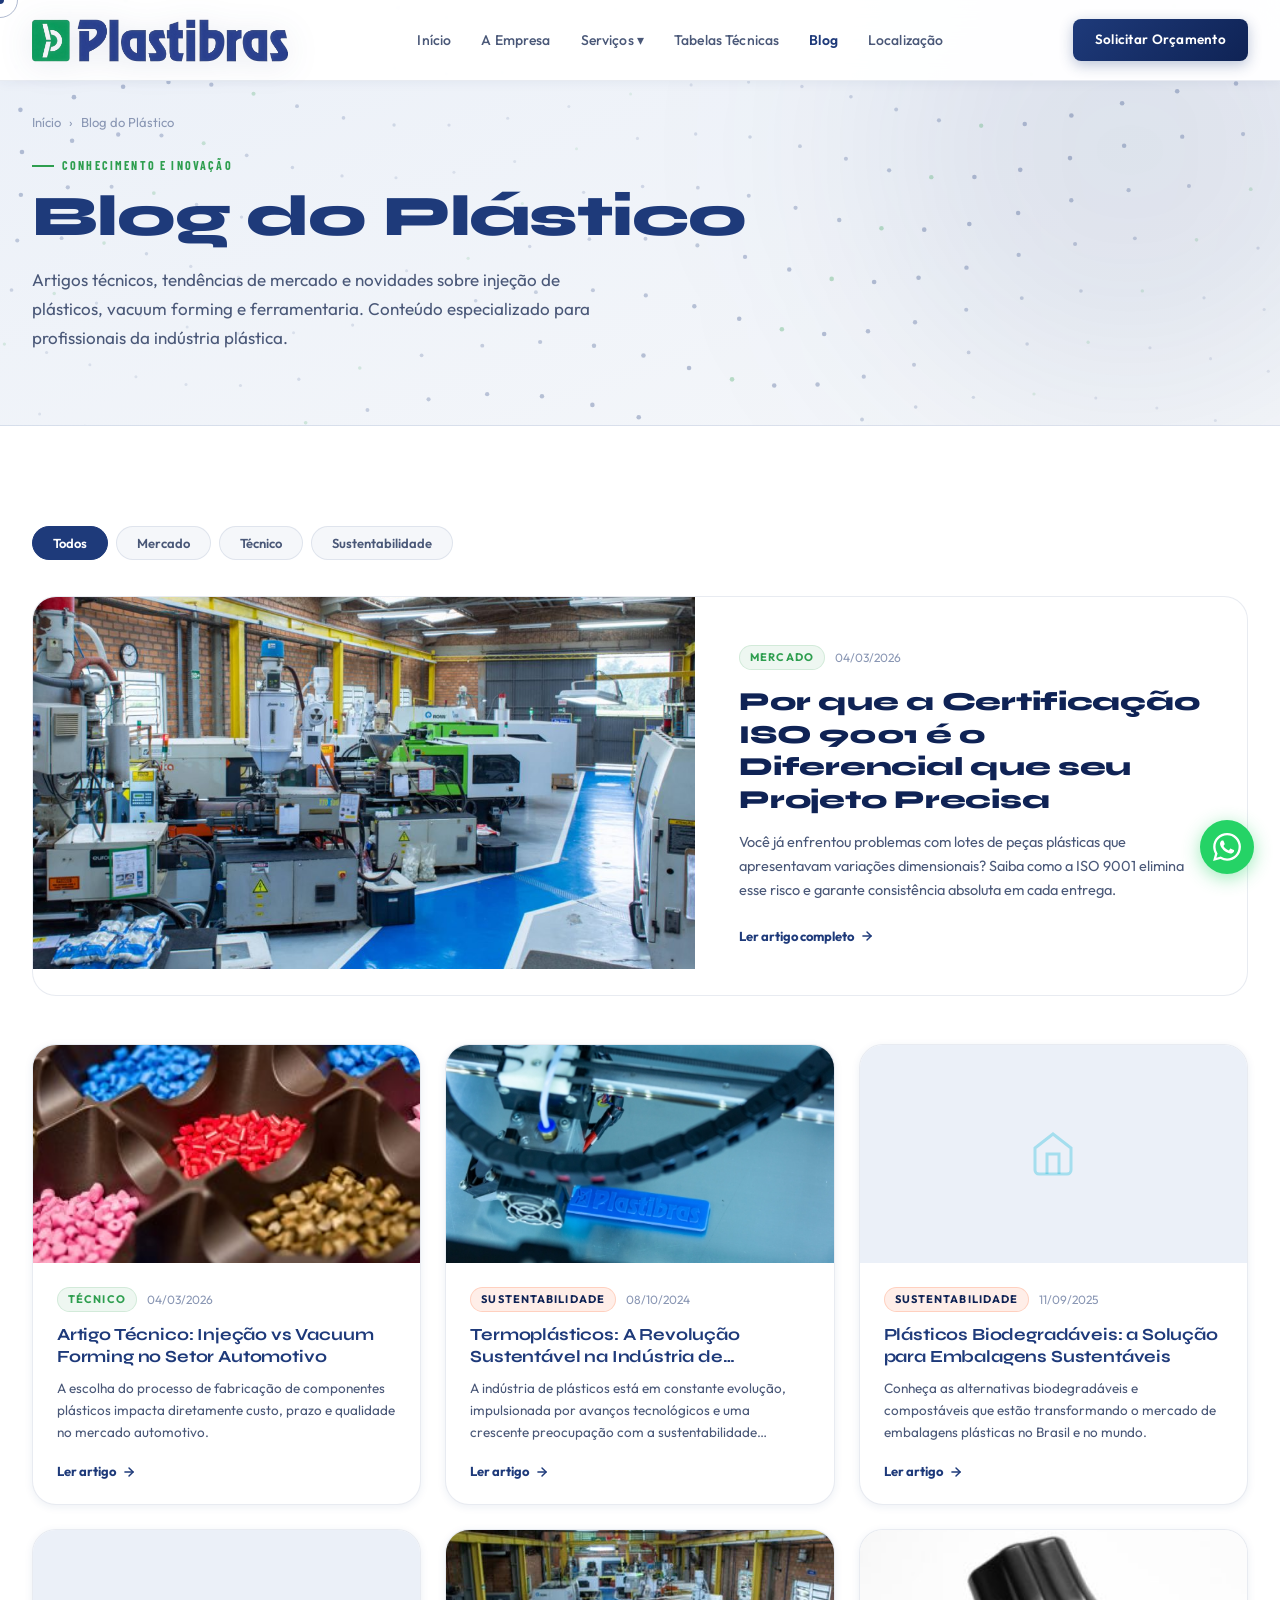
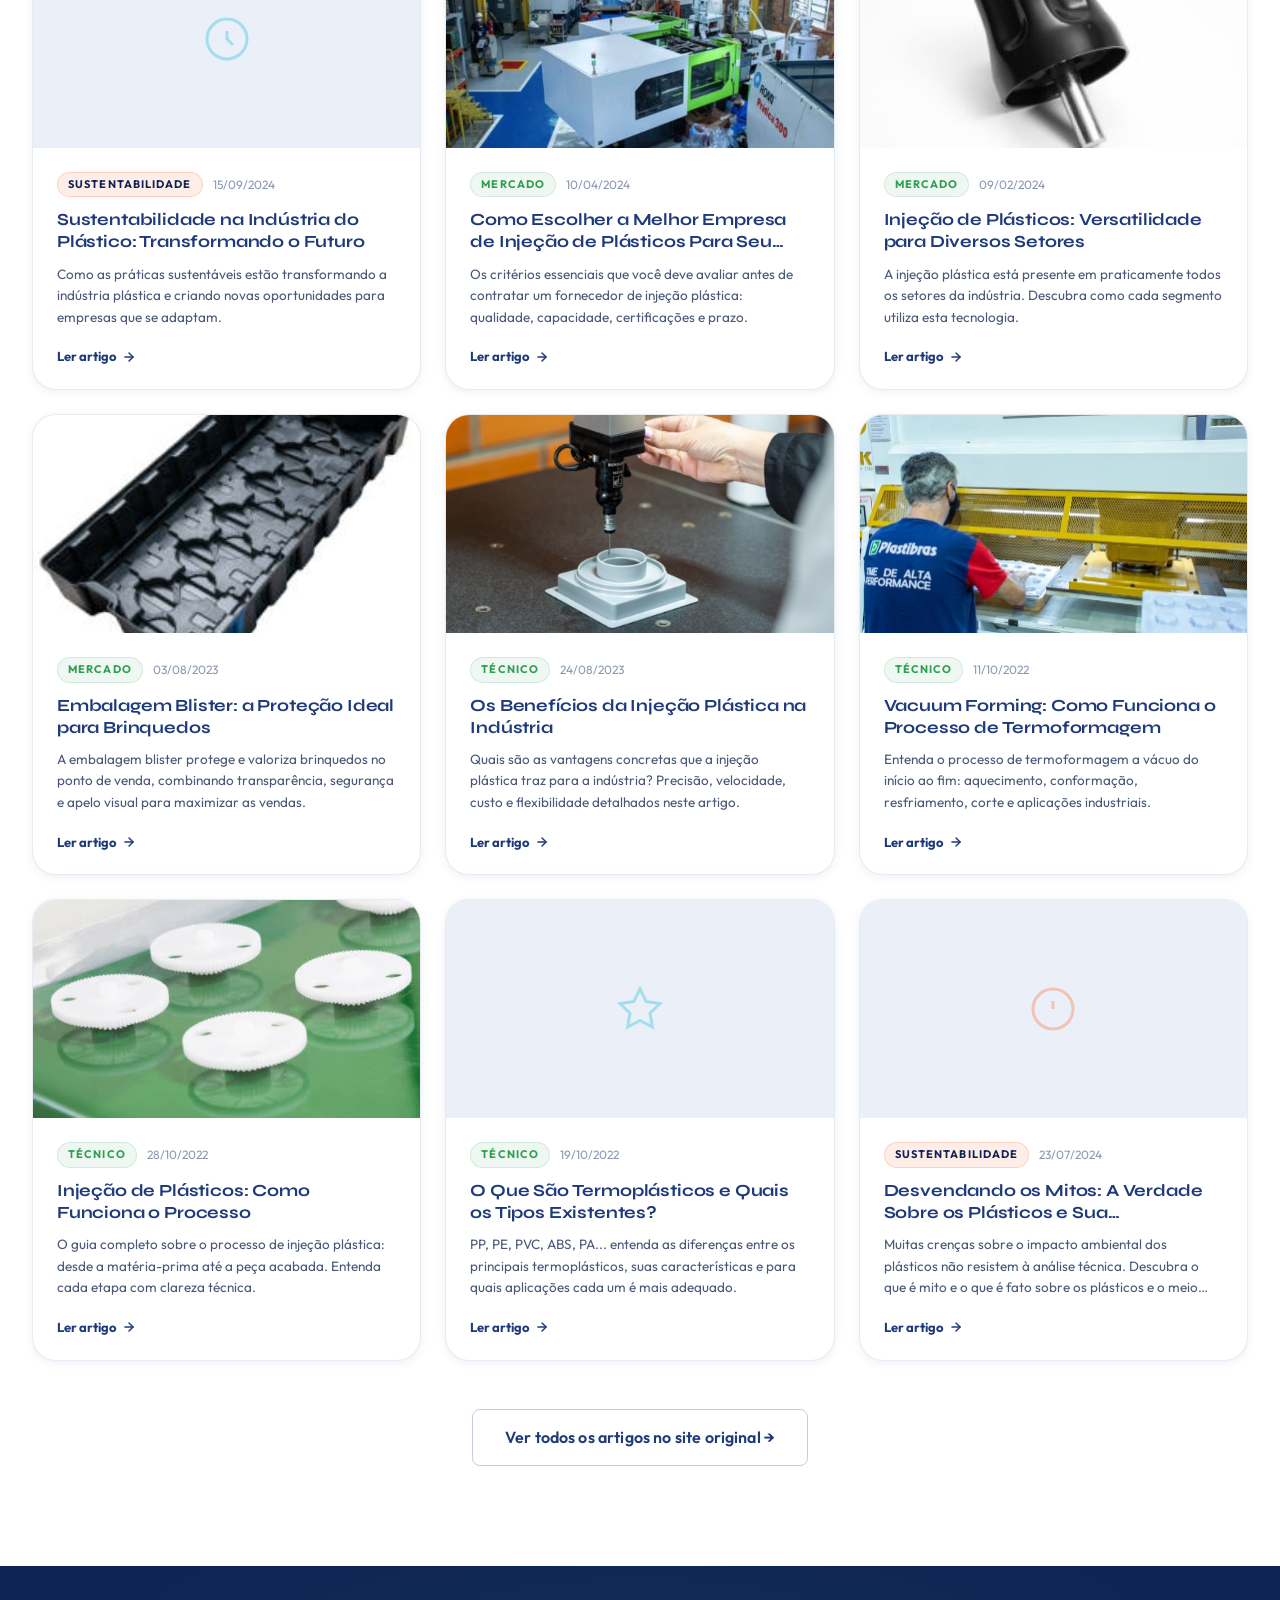
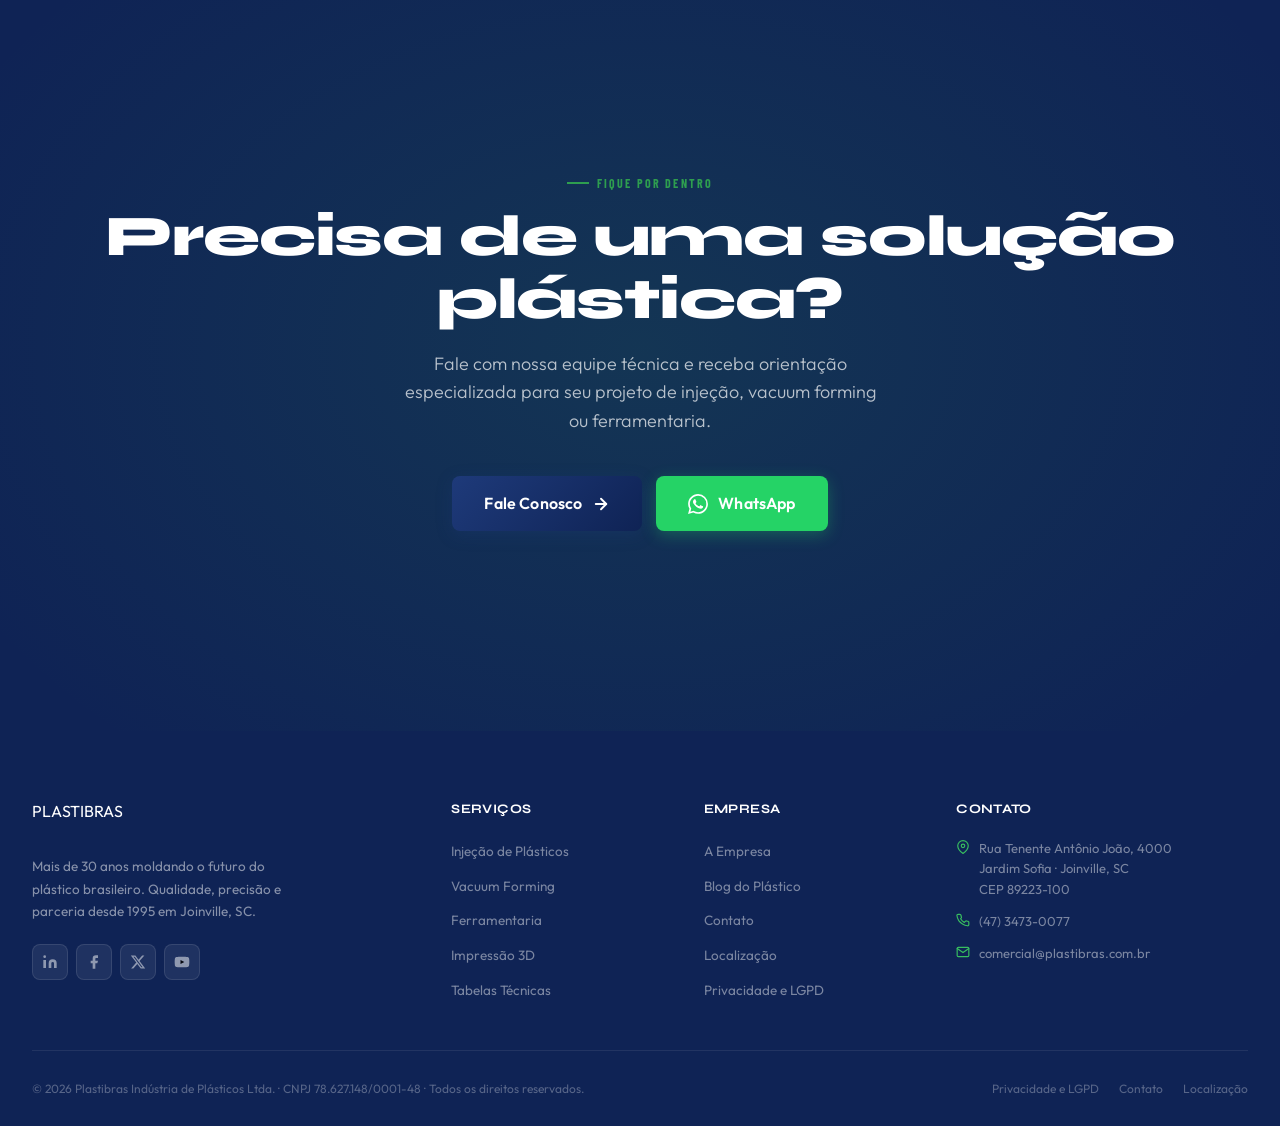
<file: blog.html>
<!DOCTYPE html>
<html lang="pt-BR">
<head>
  <meta charset="UTF-8">
  <meta name="viewport" content="width=device-width, initial-scale=1.0">
  <meta name="description" content="Blog do Plástico – Plastibras. Artigos técnicos e notícias sobre injeção de plásticos, vacuum forming, ferramentaria e o mercado de plásticos no Brasil.">
  <title>Blog do Plástico – Plastibras</title>
  <link rel="stylesheet" href="css/styles.css">
</head>
<body>
<div id="page-loader"><div class="loader-logo">PLASTI<span>BRAS</span></div><div class="loader-bar-wrap"><div class="loader-bar"></div></div></div>
<div class="cursor-dot"></div><div class="cursor-ring"></div>
<div class="noise-overlay" aria-hidden="true"></div>
<div id="nav-placeholder"></div>

<!-- PAGE HERO -->
<section class="page-hero">
  <div class="page-hero-bg"></div>
  <div class="page-hero-orb" aria-hidden="true"></div>
  <canvas id="hero-canvas" class="grid-canvas" style="position:absolute;inset:0;z-index:0"></canvas>
  <div class="container page-hero-content">
    <div class="page-hero-breadcrumb">
      <a href="index.html">Início</a><span class="sep">›</span>
      <span>Blog do Plástico</span>
    </div>
    <div class="section-tag">Conhecimento e Inovação</div>
    <h1 class="page-hero-title">Blog do <span style="color:var(--accent-cyan)">Plástico</span></h1>
    <p class="page-hero-desc">Artigos técnicos, tendências de mercado e novidades sobre injeção de plásticos, vacuum forming e ferramentaria. Conteúdo especializado para profissionais da indústria plástica.</p>
  </div>
</section>

<!-- BLOG POSTS -->
<section class="section">
  <div class="container">
    <!-- Filters -->
    <div class="blog-filters reveal">
      <button class="blog-filter active" data-cat="all">Todos</button>
      <button class="blog-filter" data-cat="mercado">Mercado</button>
      <button class="blog-filter" data-cat="tecnico">Técnico</button>
      <button class="blog-filter" data-cat="sustentabilidade">Sustentabilidade</button>
    </div>

    <!-- Featured Post -->
    <div class="reveal" style="margin-bottom:40px">
      <a href="https://www.plastibras.com.br/industria-de-plasticos-em-joinville-por-que-a-certificacao-iso-9001-e-o-diferencial-que-seu-projeto-precisa/" target="_blank" rel="noopener"
         style="display:grid;grid-template-columns:1.2fr 1fr;gap:0;background:var(--card);border:1px solid var(--card-border);border-radius:var(--radius-lg);overflow:hidden;transition:var(--transition)"
         class="blog-featured-card" data-cat="mercado">
        <div style="aspect-ratio:16/9;overflow:hidden;min-height:300px">
          <img src="images/industria-de-plastico-joinville-santa-catarina-plastibras-youtube-1024x576.jpg"
               alt="ISO 9001 Plastibras" loading="lazy"
               style="width:100%;height:100%;object-fit:cover;transition:transform 0.5s ease">
        </div>
        <div style="padding:48px 44px;display:flex;flex-direction:column;justify-content:center">
          <div style="display:flex;align-items:center;gap:10px;margin-bottom:16px">
            <span class="blog-card-cat">Mercado</span>
            <span class="blog-card-date">04/03/2026</span>
            <span style="font-size:11px;background:var(--gradient-blue);color:#fff;padding:2px 10px;border-radius:99px;font-weight:600;font-family:var(--font-tech);letter-spacing:0.08em">DESTAQUE</span>
          </div>
          <h2 style="font-family:var(--font-display);font-size:26px;font-weight:800;color:var(--text-1);line-height:1.25;letter-spacing:-0.01em;margin-bottom:14px">Por que a Certificação ISO 9001 é o Diferencial que seu Projeto Precisa</h2>
          <p style="font-size:14.5px;color:var(--text-2);line-height:1.65;margin-bottom:24px">Você já enfrentou problemas com lotes de peças plásticas que apresentavam variações dimensionais? Saiba como a ISO 9001 elimina esse risco e garante consistência absoluta em cada entrega.</p>
          <span class="blog-card-link">Ler artigo completo <svg width="14" height="14" viewBox="0 0 24 24" fill="none" stroke="currentColor" stroke-width="2.5" stroke-linecap="round" stroke-linejoin="round"><path d="M5 12h14"/><path d="m12 5 7 7-7 7"/></svg></span>
        </div>
      </a>
    </div>

    <!-- Grid -->
    <div class="blog-grid" id="blog-grid">

      <a href="https://www.plastibras.com.br/artigo-tecnico-injecao-vs-vacuum-forming-no-setor-automotivo/" target="_blank" rel="noopener" class="blog-card reveal" data-delay="1" data-cat="tecnico">
        <div class="blog-card-img"><img src="images/injecao-de-plasticos-especiais-pvc-polietileno-polipropileno-plastibras-joinville-300x225.jpg" alt="" loading="lazy"></div>
        <div class="blog-card-body">
          <div class="blog-card-meta"><span class="blog-card-cat">Técnico</span><span class="blog-card-date">04/03/2026</span></div>
          <h3 class="blog-card-title">Artigo Técnico: Injeção vs Vacuum Forming no Setor Automotivo</h3>
          <p class="blog-card-excerpt">A escolha do processo de fabricação de componentes plásticos impacta diretamente custo, prazo e qualidade no mercado automotivo.</p>
          <span class="blog-card-link">Ler artigo <svg width="14" height="14" viewBox="0 0 24 24" fill="none" stroke="currentColor" stroke-width="2.5" stroke-linecap="round" stroke-linejoin="round"><path d="M5 12h14"/><path d="m12 5 7 7-7 7"/></svg></span>
        </div>
      </a>

      <a href="https://www.plastibras.com.br/termoplasticos-a-revolucao-sustentavel-na-industria-de-plasticos/" target="_blank" rel="noopener" class="blog-card reveal" data-delay="2" data-cat="sustentabilidade">
        <div class="blog-card-img"><img src="images/impressao-3d-joinville.jpg" alt="" loading="lazy"></div>
        <div class="blog-card-body">
          <div class="blog-card-meta"><span class="blog-card-cat" style="background:rgba(255,90,31,0.1);color:var(--accent-orange);border:1px solid rgba(255,90,31,0.2)">Sustentabilidade</span><span class="blog-card-date">08/10/2024</span></div>
          <h3 class="blog-card-title">Termoplásticos: A Revolução Sustentável na Indústria de Plásticos</h3>
          <p class="blog-card-excerpt">A indústria de plásticos está em constante evolução, impulsionada por avanços tecnológicos e uma crescente preocupação com a sustentabilidade ambiental.</p>
          <span class="blog-card-link">Ler artigo <svg width="14" height="14" viewBox="0 0 24 24" fill="none" stroke="currentColor" stroke-width="2.5" stroke-linecap="round" stroke-linejoin="round"><path d="M5 12h14"/><path d="m12 5 7 7-7 7"/></svg></span>
        </div>
      </a>

      <a href="https://www.plastibras.com.br/plasticos-biodegradaveis/" target="_blank" rel="noopener" class="blog-card reveal" data-delay="3" data-cat="sustentabilidade">
        <div class="blog-card-img" style="background:var(--bg-2)"><div class="blog-card-img-placeholder"><svg width="48" height="48" viewBox="0 0 24 24" fill="none" stroke="rgba(0,180,216,0.3)" stroke-width="1.5"><path d="M3 9l9-7 9 7v11a2 2 0 0 1-2 2H5a2 2 0 0 1-2-2z"/><polyline points="9 22 9 12 15 12 15 22"/></svg></div></div>
        <div class="blog-card-body">
          <div class="blog-card-meta"><span class="blog-card-cat" style="background:rgba(255,90,31,0.1);color:var(--accent-orange);border:1px solid rgba(255,90,31,0.2)">Sustentabilidade</span><span class="blog-card-date">11/09/2025</span></div>
          <h3 class="blog-card-title">Plásticos Biodegradáveis: a Solução para Embalagens Sustentáveis</h3>
          <p class="blog-card-excerpt">Conheça as alternativas biodegradáveis e compostáveis que estão transformando o mercado de embalagens plásticas no Brasil e no mundo.</p>
          <span class="blog-card-link">Ler artigo <svg width="14" height="14" viewBox="0 0 24 24" fill="none" stroke="currentColor" stroke-width="2.5" stroke-linecap="round" stroke-linejoin="round"><path d="M5 12h14"/><path d="m12 5 7 7-7 7"/></svg></span>
        </div>
      </a>

      <a href="https://www.plastibras.com.br/sustentabilidade-industria-plastico/" target="_blank" rel="noopener" class="blog-card reveal" data-delay="1" data-cat="sustentabilidade">
        <div class="blog-card-img" style="background:var(--bg-2)"><div class="blog-card-img-placeholder"><svg width="48" height="48" viewBox="0 0 24 24" fill="none" stroke="rgba(0,180,216,0.3)" stroke-width="1.5"><circle cx="12" cy="12" r="10"/><path d="M12 8v4l3 3"/></svg></div></div>
        <div class="blog-card-body">
          <div class="blog-card-meta"><span class="blog-card-cat" style="background:rgba(255,90,31,0.1);color:var(--accent-orange);border:1px solid rgba(255,90,31,0.2)">Sustentabilidade</span><span class="blog-card-date">15/09/2024</span></div>
          <h3 class="blog-card-title">Sustentabilidade na Indústria do Plástico: Transformando o Futuro</h3>
          <p class="blog-card-excerpt">Como as práticas sustentáveis estão transformando a indústria plástica e criando novas oportunidades para empresas que se adaptam.</p>
          <span class="blog-card-link">Ler artigo <svg width="14" height="14" viewBox="0 0 24 24" fill="none" stroke="currentColor" stroke-width="2.5" stroke-linecap="round" stroke-linejoin="round"><path d="M5 12h14"/><path d="m12 5 7 7-7 7"/></svg></span>
        </div>
      </a>

      <a href="https://www.plastibras.com.br/como-escolher-melhor-empresa-injecao-plasticos-projeto/" target="_blank" rel="noopener" class="blog-card reveal" data-delay="2" data-cat="mercado">
        <div class="blog-card-img"><img src="images/parque-de-maquinas-plastibras-industria-plastica-joinville-sc.jpg" alt="" loading="lazy"></div>
        <div class="blog-card-body">
          <div class="blog-card-meta"><span class="blog-card-cat">Mercado</span><span class="blog-card-date">10/04/2024</span></div>
          <h3 class="blog-card-title">Como Escolher a Melhor Empresa de Injeção de Plásticos Para Seu Projeto</h3>
          <p class="blog-card-excerpt">Os critérios essenciais que você deve avaliar antes de contratar um fornecedor de injeção plástica: qualidade, capacidade, certificações e prazo.</p>
          <span class="blog-card-link">Ler artigo <svg width="14" height="14" viewBox="0 0 24 24" fill="none" stroke="currentColor" stroke-width="2.5" stroke-linecap="round" stroke-linejoin="round"><path d="M5 12h14"/><path d="m12 5 7 7-7 7"/></svg></span>
        </div>
      </a>

      <a href="https://www.plastibras.com.br/injecao-de-plasticos-versatilidade-diversos-setores/" target="_blank" rel="noopener" class="blog-card reveal" data-delay="3" data-cat="mercado">
        <div class="blog-card-img"><img src="images/injecao_plasticos_plastibras-1-300x231.jpg" alt="" loading="lazy"></div>
        <div class="blog-card-body">
          <div class="blog-card-meta"><span class="blog-card-cat">Mercado</span><span class="blog-card-date">09/02/2024</span></div>
          <h3 class="blog-card-title">Injeção de Plásticos: Versatilidade para Diversos Setores</h3>
          <p class="blog-card-excerpt">A injeção plástica está presente em praticamente todos os setores da indústria. Descubra como cada segmento utiliza esta tecnologia.</p>
          <span class="blog-card-link">Ler artigo <svg width="14" height="14" viewBox="0 0 24 24" fill="none" stroke="currentColor" stroke-width="2.5" stroke-linecap="round" stroke-linejoin="round"><path d="M5 12h14"/><path d="m12 5 7 7-7 7"/></svg></span>
        </div>
      </a>

      <a href="https://www.plastibras.com.br/embalagem-blister-protecao-ideal-para-brinquedos/" target="_blank" rel="noopener" class="blog-card reveal" data-delay="1" data-cat="mercado">
        <div class="blog-card-img"><img src="images/peca-plastica-embalagem-blister-vacuum-forming-termoformagem-a-vacuo.jpg" alt="" loading="lazy"></div>
        <div class="blog-card-body">
          <div class="blog-card-meta"><span class="blog-card-cat">Mercado</span><span class="blog-card-date">03/08/2023</span></div>
          <h3 class="blog-card-title">Embalagem Blister: a Proteção Ideal para Brinquedos</h3>
          <p class="blog-card-excerpt">A embalagem blister protege e valoriza brinquedos no ponto de venda, combinando transparência, segurança e apelo visual para maximizar as vendas.</p>
          <span class="blog-card-link">Ler artigo <svg width="14" height="14" viewBox="0 0 24 24" fill="none" stroke="currentColor" stroke-width="2.5" stroke-linecap="round" stroke-linejoin="round"><path d="M5 12h14"/><path d="m12 5 7 7-7 7"/></svg></span>
        </div>
      </a>

      <a href="https://www.plastibras.com.br/beneficios-injecao-plastica-industria/" target="_blank" rel="noopener" class="blog-card reveal" data-delay="2" data-cat="tecnico">
        <div class="blog-card-img"><img src="images/controle-dimensional-de-pecas-de-plastico-industria-plastica.jpg" alt="" loading="lazy"></div>
        <div class="blog-card-body">
          <div class="blog-card-meta"><span class="blog-card-cat">Técnico</span><span class="blog-card-date">24/08/2023</span></div>
          <h3 class="blog-card-title">Os Benefícios da Injeção Plástica na Indústria</h3>
          <p class="blog-card-excerpt">Quais são as vantagens concretas que a injeção plástica traz para a indústria? Precisão, velocidade, custo e flexibilidade detalhados neste artigo.</p>
          <span class="blog-card-link">Ler artigo <svg width="14" height="14" viewBox="0 0 24 24" fill="none" stroke="currentColor" stroke-width="2.5" stroke-linecap="round" stroke-linejoin="round"><path d="M5 12h14"/><path d="m12 5 7 7-7 7"/></svg></span>
        </div>
      </a>

      <a href="https://www.plastibras.com.br/vacuum-forming-como-funciona-processo-termoformagem-pecas/" target="_blank" rel="noopener" class="blog-card reveal" data-delay="3" data-cat="tecnico">
        <div class="blog-card-img"><img src="images/termoformagem-joinville-curitiba-sao-paulo-santa-catarina-parana.jpg" alt="" loading="lazy"></div>
        <div class="blog-card-body">
          <div class="blog-card-meta"><span class="blog-card-cat">Técnico</span><span class="blog-card-date">11/10/2022</span></div>
          <h3 class="blog-card-title">Vacuum Forming: Como Funciona o Processo de Termoformagem</h3>
          <p class="blog-card-excerpt">Entenda o processo de termoformagem a vácuo do início ao fim: aquecimento, conformação, resfriamento, corte e aplicações industriais.</p>
          <span class="blog-card-link">Ler artigo <svg width="14" height="14" viewBox="0 0 24 24" fill="none" stroke="currentColor" stroke-width="2.5" stroke-linecap="round" stroke-linejoin="round"><path d="M5 12h14"/><path d="m12 5 7 7-7 7"/></svg></span>
        </div>
      </a>

      <a href="https://www.plastibras.com.br/injecao-de-plasticos-como-funciona-processo-injecao-plastica/" target="_blank" rel="noopener" class="blog-card reveal" data-delay="1" data-cat="tecnico">
        <div class="blog-card-img"><img src="images/fabrica-de-produtos-de-plastico-injecao-termoformagem.jpg" alt="" loading="lazy"></div>
        <div class="blog-card-body">
          <div class="blog-card-meta"><span class="blog-card-cat">Técnico</span><span class="blog-card-date">28/10/2022</span></div>
          <h3 class="blog-card-title">Injeção de Plásticos: Como Funciona o Processo</h3>
          <p class="blog-card-excerpt">O guia completo sobre o processo de injeção plástica: desde a matéria-prima até a peça acabada. Entenda cada etapa com clareza técnica.</p>
          <span class="blog-card-link">Ler artigo <svg width="14" height="14" viewBox="0 0 24 24" fill="none" stroke="currentColor" stroke-width="2.5" stroke-linecap="round" stroke-linejoin="round"><path d="M5 12h14"/><path d="m12 5 7 7-7 7"/></svg></span>
        </div>
      </a>

      <a href="https://www.plastibras.com.br/o-que-sao-termoplasticos-e-quais-os-tipos-existentes/" target="_blank" rel="noopener" class="blog-card reveal" data-delay="2" data-cat="tecnico">
        <div class="blog-card-img" style="background:var(--bg-2)"><div class="blog-card-img-placeholder"><svg width="48" height="48" viewBox="0 0 24 24" fill="none" stroke="rgba(0,180,216,0.3)" stroke-width="1.5"><path d="M12 2l3.09 6.26L22 9.27l-5 4.87 1.18 6.88L12 17.77l-6.18 3.25L7 14.14 2 9.27l6.91-1.01L12 2z"/></svg></div></div>
        <div class="blog-card-body">
          <div class="blog-card-meta"><span class="blog-card-cat">Técnico</span><span class="blog-card-date">19/10/2022</span></div>
          <h3 class="blog-card-title">O Que São Termoplásticos e Quais os Tipos Existentes?</h3>
          <p class="blog-card-excerpt">PP, PE, PVC, ABS, PA... entenda as diferenças entre os principais termoplásticos, suas características e para quais aplicações cada um é mais adequado.</p>
          <span class="blog-card-link">Ler artigo <svg width="14" height="14" viewBox="0 0 24 24" fill="none" stroke="currentColor" stroke-width="2.5" stroke-linecap="round" stroke-linejoin="round"><path d="M5 12h14"/><path d="m12 5 7 7-7 7"/></svg></span>
        </div>
      </a>

      <a href="https://www.plastibras.com.br/desvendando-os-mitos-a-verdade-sobre-os-plasticos-e-sua-sustentabilidade/" target="_blank" rel="noopener" class="blog-card reveal" data-delay="3" data-cat="sustentabilidade">
        <div class="blog-card-img" style="background:var(--bg-2)"><div class="blog-card-img-placeholder"><svg width="48" height="48" viewBox="0 0 24 24" fill="none" stroke="rgba(255,90,31,0.3)" stroke-width="1.5"><circle cx="12" cy="12" r="10"/><line x1="12" y1="8" x2="12" y2="12"/><line x1="12" y1="16" x2="12.01" y2="16"/></svg></div></div>
        <div class="blog-card-body">
          <div class="blog-card-meta"><span class="blog-card-cat" style="background:rgba(255,90,31,0.1);color:var(--accent-orange);border:1px solid rgba(255,90,31,0.2)">Sustentabilidade</span><span class="blog-card-date">23/07/2024</span></div>
          <h3 class="blog-card-title">Desvendando os Mitos: A Verdade Sobre os Plásticos e Sua Sustentabilidade</h3>
          <p class="blog-card-excerpt">Muitas crenças sobre o impacto ambiental dos plásticos não resistem à análise técnica. Descubra o que é mito e o que é fato sobre os plásticos e o meio ambiente.</p>
          <span class="blog-card-link">Ler artigo <svg width="14" height="14" viewBox="0 0 24 24" fill="none" stroke="currentColor" stroke-width="2.5" stroke-linecap="round" stroke-linejoin="round"><path d="M5 12h14"/><path d="m12 5 7 7-7 7"/></svg></span>
        </div>
      </a>
    </div>

    <div style="text-align:center;margin-top:48px" class="reveal">
      <a href="https://www.plastibras.com.br/blog/" target="_blank" rel="noopener" class="btn btn-outline btn-lg">
        Ver todos os artigos no site original →
      </a>
    </div>
  </div>
</section>

<!-- NEWSLETTER CTA -->
<section class="section cta-section bg-1">
  <div class="cta-bg"><div class="cta-bg-gradient"></div></div>
  <div class="container">
    <div class="cta-inner reveal" style="text-align:center">
      <div class="section-tag" style="justify-content:center">Fique por Dentro</div>
      <h2 class="cta-title">Precisa de uma <span class="highlight">solução plástica?</span></h2>
      <p class="cta-desc">Fale com nossa equipe técnica e receba orientação especializada para seu projeto de injeção, vacuum forming ou ferramentaria.</p>
      <div class="cta-actions">
        <a href="contato.html" class="btn btn-primary btn-lg">Fale Conosco <svg width="18" height="18" viewBox="0 0 24 24" fill="none" stroke="currentColor" stroke-width="2.5" stroke-linecap="round" stroke-linejoin="round"><path d="M5 12h14"/><path d="m12 5 7 7-7 7"/></svg></a>
        <a href="https://wa.me/5547997690917" class="btn btn-whatsapp btn-lg" target="_blank" rel="noopener"><svg width="20" height="20" viewBox="0 0 24 24" fill="currentColor"><path d="M17.472 14.382c-.297-.149-1.758-.867-2.03-.967-.273-.099-.471-.148-.67.15-.197.297-.767.966-.94 1.164-.173.199-.347.223-.644.075-.297-.15-1.255-.463-2.39-1.475-.883-.788-1.48-1.761-1.653-2.059-.173-.297-.018-.458.13-.606.134-.133.298-.347.446-.52.149-.174.198-.298.298-.497.099-.198.05-.371-.025-.52-.075-.149-.669-1.612-.916-2.207-.242-.579-.487-.5-.669-.51-.173-.008-.371-.01-.57-.01-.198 0-.52.074-.792.372-.272.297-1.04 1.016-1.04 2.479 0 1.462 1.065 2.875 1.213 3.074.149.198 2.096 3.2 5.077 4.487.709.306 1.262.489 1.694.625.712.227 1.36.195 1.871.118.571-.085 1.758-.719 2.006-1.413.248-.694.248-1.289.173-1.413-.074-.124-.272-.198-.57-.347m-5.421 7.403h-.004a9.87 9.87 0 0 1-5.031-1.378l-.361-.214-3.741.982.998-3.648-.235-.374a9.86 9.86 0 0 1-1.51-5.26c.001-5.45 4.436-9.884 9.888-9.884 2.64 0 5.122 1.03 6.988 2.898a9.825 9.825 0 0 1 2.893 6.994c-.003 5.45-4.437 9.884-9.885 9.884m8.413-18.297A11.815 11.815 0 0 0 12.05 0C5.495 0 .16 5.335.157 11.892c0 2.096.547 4.142 1.588 5.945L.057 24l6.305-1.654a11.882 11.882 0 0 0 5.683 1.448h.005c6.554 0 11.89-5.335 11.893-11.893a11.821 11.821 0 0 0-3.48-8.413Z"/></svg> WhatsApp</a>
      </div>
    </div>
  </div>
</section>

<div id="footer-placeholder"></div>
<script src="js/components.js"></script>
<script src="js/main.js"></script>
<style>
  .blog-featured-card:hover { border-color: rgba(0,180,216,0.25); box-shadow: 0 16px 48px rgba(0,0,0,0.4); transform: translateY(-2px); }
  .blog-featured-card:hover img { transform: scale(1.04); }
  .blog-featured-card img { transition: transform 0.5s ease; }
  @media(max-width:800px) { .blog-featured-card { grid-template-columns: 1fr !important; } }
</style>
</body>
</html>
</file>
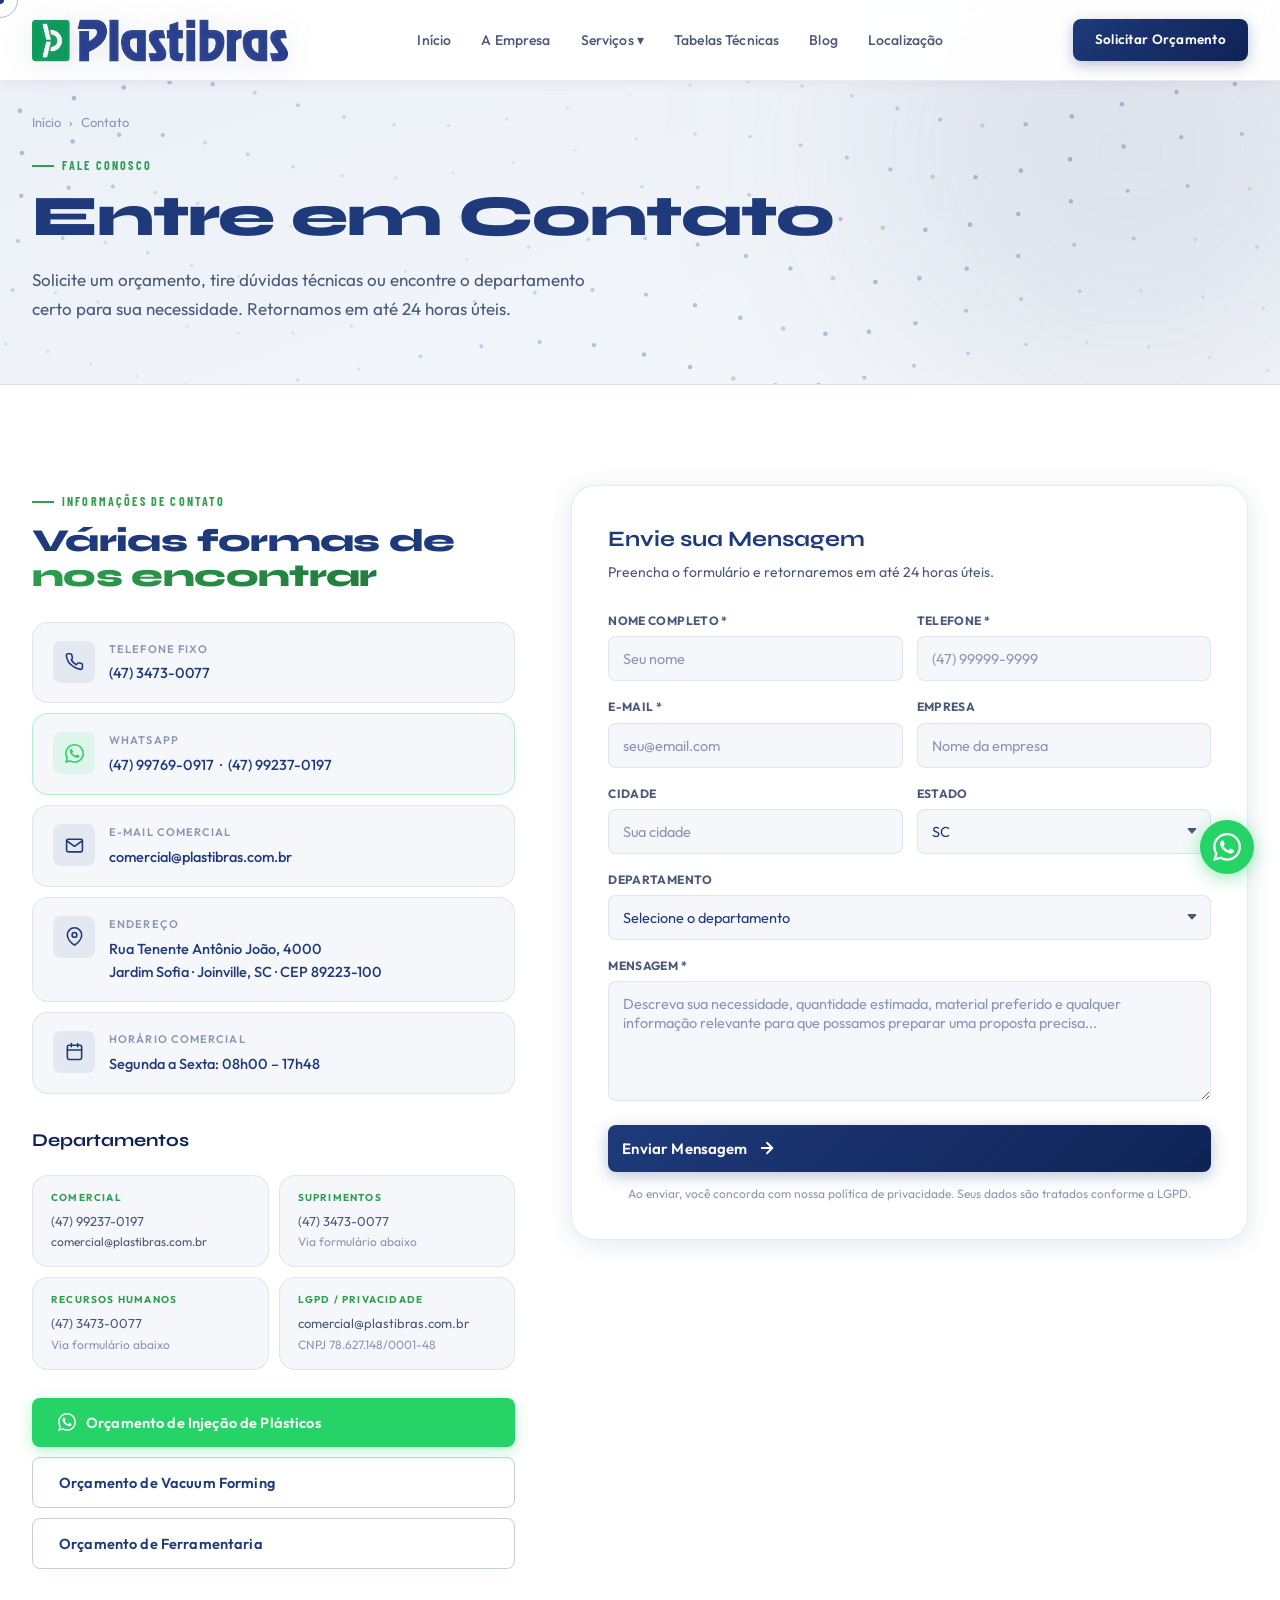
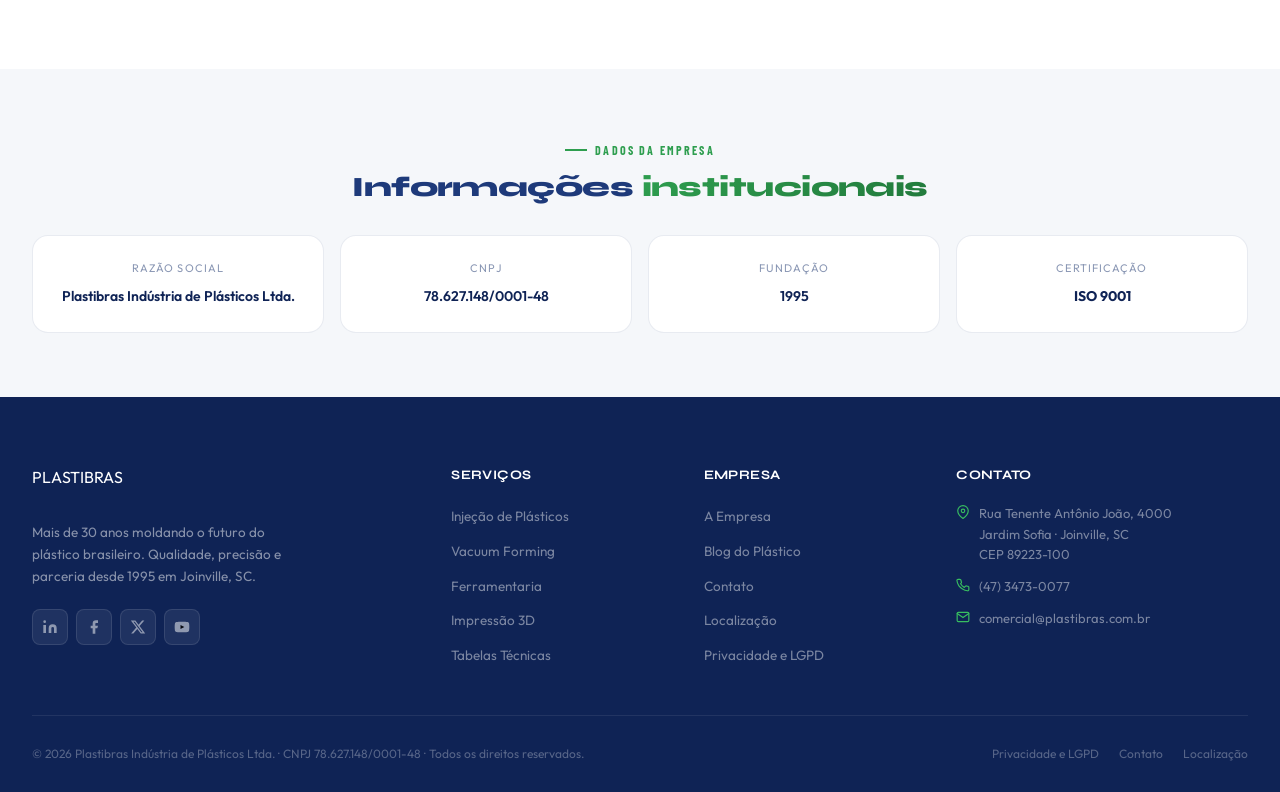
<file: contato.html>
<!DOCTYPE html>
<html lang="pt-BR">
<head>
  <meta charset="UTF-8">
  <meta name="viewport" content="width=device-width, initial-scale=1.0">
  <meta name="description" content="Entre em contato com a Plastibras – Joinville SC. Solicite orçamento de injeção de plásticos, vacuum forming, ferramentaria e impressão 3D. (47) 3473-0077.">
  <title>Contato – Plastibras</title>
  <link rel="stylesheet" href="css/styles.css">
</head>
<body>
<div id="page-loader"><div class="loader-logo">PLASTI<span>BRAS</span></div><div class="loader-bar-wrap"><div class="loader-bar"></div></div></div>
<div class="cursor-dot"></div><div class="cursor-ring"></div>
<div class="noise-overlay" aria-hidden="true"></div>
<div id="nav-placeholder"></div>

<!-- PAGE HERO -->
<section class="page-hero" style="padding-bottom:60px">
  <div class="page-hero-bg"></div>
  <div class="page-hero-orb" aria-hidden="true"></div>
  <canvas id="hero-canvas" class="grid-canvas" style="position:absolute;inset:0;z-index:0"></canvas>
  <div class="container page-hero-content">
    <div class="page-hero-breadcrumb">
      <a href="index.html">Início</a><span class="sep">›</span>
      <span>Contato</span>
    </div>
    <div class="section-tag">Fale Conosco</div>
    <h1 class="page-hero-title">Entre em <span style="color:var(--accent-cyan)">Contato</span></h1>
    <p class="page-hero-desc">Solicite um orçamento, tire dúvidas técnicas ou encontre o departamento certo para sua necessidade. Retornamos em até 24 horas úteis.</p>
  </div>
</section>

<!-- CONTACT SECTION -->
<section class="section">
  <div class="container">
    <div class="contact-grid">
      <!-- Contact Info -->
      <div class="reveal-left">
        <div class="section-tag">Informações de Contato</div>
        <h2 class="section-title" style="font-size:32px;margin-bottom:28px">Várias formas de <span class="highlight">nos encontrar</span></h2>

        <div class="contact-info-item">
          <div class="contact-info-icon">
            <svg viewBox="0 0 24 24" fill="none" stroke="currentColor" stroke-width="2" stroke-linecap="round" stroke-linejoin="round"><path d="M22 16.92v3a2 2 0 0 1-2.18 2 19.79 19.79 0 0 1-8.63-3.07A19.5 19.5 0 0 1 4.69 13a19.79 19.79 0 0 1-3.07-8.67A2 2 0 0 1 3.6 2.22h3a2 2 0 0 1 2 1.72c.127.96.361 1.903.7 2.81a2 2 0 0 1-.45 2.11L7.91 9.79a16 16 0 0 0 6.29 6.29l1.85-1.85a2 2 0 0 1 2.11-.45c.907.339 1.85.573 2.81.7A2 2 0 0 1 22 16.92z"/></svg>
          </div>
          <div>
            <div class="contact-info-label">Telefone Fixo</div>
            <div class="contact-info-value"><a href="tel:+554734730077">(47) 3473-0077</a></div>
          </div>
        </div>

        <div class="contact-info-item" style="border-color:rgba(37,211,102,0.3)">
          <div class="contact-info-icon" style="background:rgba(37,211,102,0.1)">
            <svg viewBox="0 0 24 24" fill="#25D366"><path d="M17.472 14.382c-.297-.149-1.758-.867-2.03-.967-.273-.099-.471-.148-.67.15-.197.297-.767.966-.94 1.164-.173.199-.347.223-.644.075-.297-.15-1.255-.463-2.39-1.475-.883-.788-1.48-1.761-1.653-2.059-.173-.297-.018-.458.13-.606.134-.133.298-.347.446-.52.149-.174.198-.298.298-.497.099-.198.05-.371-.025-.52-.075-.149-.669-1.612-.916-2.207-.242-.579-.487-.5-.669-.51-.173-.008-.371-.01-.57-.01-.198 0-.52.074-.792.372-.272.297-1.04 1.016-1.04 2.479 0 1.462 1.065 2.875 1.213 3.074.149.198 2.096 3.2 5.077 4.487.709.306 1.262.489 1.694.625.712.227 1.36.195 1.871.118.571-.085 1.758-.719 2.006-1.413.248-.694.248-1.289.173-1.413-.074-.124-.272-.198-.57-.347m-5.421 7.403h-.004a9.87 9.87 0 0 1-5.031-1.378l-.361-.214-3.741.982.998-3.648-.235-.374a9.86 9.86 0 0 1-1.51-5.26c.001-5.45 4.436-9.884 9.888-9.884 2.64 0 5.122 1.03 6.988 2.898a9.825 9.825 0 0 1 2.893 6.994c-.003 5.45-4.437 9.884-9.885 9.884m8.413-18.297A11.815 11.815 0 0 0 12.05 0C5.495 0 .16 5.335.157 11.892c0 2.096.547 4.142 1.588 5.945L.057 24l6.305-1.654a11.882 11.882 0 0 0 5.683 1.448h.005c6.554 0 11.89-5.335 11.893-11.893a11.821 11.821 0 0 0-3.48-8.413Z"/></svg>
          </div>
          <div>
            <div class="contact-info-label">WhatsApp</div>
            <div class="contact-info-value">
              <a href="https://wa.me/5547997690917" target="_blank" rel="noopener">(47) 99769-0917</a>
              &nbsp;·&nbsp;
              <a href="https://wa.me/5547992370197" target="_blank" rel="noopener">(47) 99237-0197</a>
            </div>
          </div>
        </div>

        <div class="contact-info-item">
          <div class="contact-info-icon">
            <svg viewBox="0 0 24 24" fill="none" stroke="currentColor" stroke-width="2" stroke-linecap="round" stroke-linejoin="round"><path d="M4 4h16c1.1 0 2 .9 2 2v12c0 1.1-.9 2-2 2H4c-1.1 0-2-.9-2-2V6c0-1.1.9-2 2-2z"/><polyline points="22,6 12,13 2,6"/></svg>
          </div>
          <div>
            <div class="contact-info-label">E-mail Comercial</div>
            <div class="contact-info-value"><a href="mailto:comercial@plastibras.com.br">comercial@plastibras.com.br</a></div>
          </div>
        </div>

        <div class="contact-info-item">
          <div class="contact-info-icon">
            <svg viewBox="0 0 24 24" fill="none" stroke="currentColor" stroke-width="2" stroke-linecap="round" stroke-linejoin="round"><path d="M21 10c0 7-9 13-9 13s-9-6-9-13a9 9 0 0 1 18 0z"/><circle cx="12" cy="10" r="3"/></svg>
          </div>
          <div>
            <div class="contact-info-label">Endereço</div>
            <div class="contact-info-value">
              Rua Tenente Antônio João, 4000<br>
              Jardim Sofia · Joinville, SC · CEP 89223-100
            </div>
          </div>
        </div>

        <div class="contact-info-item">
          <div class="contact-info-icon">
            <svg viewBox="0 0 24 24" fill="none" stroke="currentColor" stroke-width="2" stroke-linecap="round" stroke-linejoin="round"><rect x="3" y="4" width="18" height="18" rx="2" ry="2"/><line x1="16" y1="2" x2="16" y2="6"/><line x1="8" y1="2" x2="8" y2="6"/><line x1="3" y1="10" x2="21" y2="10"/></svg>
          </div>
          <div>
            <div class="contact-info-label">Horário Comercial</div>
            <div class="contact-info-value">Segunda a Sexta: 08h00 – 17h48</div>
          </div>
        </div>

        <!-- Departamentos -->
        <h3 style="font-family:var(--font-display);font-size:18px;font-weight:700;color:var(--text-1);margin:32px 0 16px">Departamentos</h3>
        <div class="contact-depts">
          <div class="contact-dept">
            <div class="contact-dept-label">Comercial</div>
            <div class="contact-dept-value">
              <a href="https://wa.me/5547992370197" target="_blank" rel="noopener">(47) 99237-0197</a><br>
              <a href="mailto:comercial@plastibras.com.br" style="font-size:12px">comercial@plastibras.com.br</a>
            </div>
          </div>
          <div class="contact-dept">
            <div class="contact-dept-label">Suprimentos</div>
            <div class="contact-dept-value">
              <a href="tel:+554734730077">(47) 3473-0077</a><br>
              <span style="font-size:12px;color:var(--text-3)">Via formulário abaixo</span>
            </div>
          </div>
          <div class="contact-dept">
            <div class="contact-dept-label">Recursos Humanos</div>
            <div class="contact-dept-value">
              <a href="tel:+554734730077">(47) 3473-0077</a><br>
              <span style="font-size:12px;color:var(--text-3)">Via formulário abaixo</span>
            </div>
          </div>
          <div class="contact-dept">
            <div class="contact-dept-label">LGPD / Privacidade</div>
            <div class="contact-dept-value">
              <a href="mailto:comercial@plastibras.com.br">comercial@plastibras.com.br</a><br>
              <span style="font-size:12px;color:var(--text-3)">CNPJ 78.627.148/0001-48</span>
            </div>
          </div>
        </div>

        <!-- Quick WhatsApp -->
        <div style="margin-top:28px;display:flex;flex-direction:column;gap:10px">
          <a href="https://wa.me/5547997690917?text=Olá!%20Gostaria%20de%20um%20orçamento%20de%20injeção%20de%20plásticos."
             class="btn btn-whatsapp" target="_blank" rel="noopener">
            <svg width="18" height="18" viewBox="0 0 24 24" fill="currentColor"><path d="M17.472 14.382c-.297-.149-1.758-.867-2.03-.967-.273-.099-.471-.148-.67.15-.197.297-.767.966-.94 1.164-.173.199-.347.223-.644.075-.297-.15-1.255-.463-2.39-1.475-.883-.788-1.48-1.761-1.653-2.059-.173-.297-.018-.458.13-.606.134-.133.298-.347.446-.52.149-.174.198-.298.298-.497.099-.198.05-.371-.025-.52-.075-.149-.669-1.612-.916-2.207-.242-.579-.487-.5-.669-.51-.173-.008-.371-.01-.57-.01-.198 0-.52.074-.792.372-.272.297-1.04 1.016-1.04 2.479 0 1.462 1.065 2.875 1.213 3.074.149.198 2.096 3.2 5.077 4.487.709.306 1.262.489 1.694.625.712.227 1.36.195 1.871.118.571-.085 1.758-.719 2.006-1.413.248-.694.248-1.289.173-1.413-.074-.124-.272-.198-.57-.347m-5.421 7.403h-.004a9.87 9.87 0 0 1-5.031-1.378l-.361-.214-3.741.982.998-3.648-.235-.374a9.86 9.86 0 0 1-1.51-5.26c.001-5.45 4.436-9.884 9.888-9.884 2.64 0 5.122 1.03 6.988 2.898a9.825 9.825 0 0 1 2.893 6.994c-.003 5.45-4.437 9.884-9.885 9.884m8.413-18.297A11.815 11.815 0 0 0 12.05 0C5.495 0 .16 5.335.157 11.892c0 2.096.547 4.142 1.588 5.945L.057 24l6.305-1.654a11.882 11.882 0 0 0 5.683 1.448h.005c6.554 0 11.89-5.335 11.893-11.893a11.821 11.821 0 0 0-3.48-8.413Z"/></svg>
            Orçamento de Injeção de Plásticos
          </a>
          <a href="https://wa.me/5547997690917?text=Olá!%20Gostaria%20de%20um%20orçamento%20de%20Vacuum%20Forming."
             class="btn btn-outline" target="_blank" rel="noopener">
            Orçamento de Vacuum Forming
          </a>
          <a href="https://wa.me/5547997690917?text=Olá!%20Gostaria%20de%20um%20orçamento%20de%20ferramentaria."
             class="btn btn-outline" target="_blank" rel="noopener">
            Orçamento de Ferramentaria
          </a>
        </div>
      </div>

      <!-- Contact Form -->
      <div class="reveal-right">
        <div class="form-card">
          <div class="form-title">Envie sua Mensagem</div>
          <div class="form-subtitle">Preencha o formulário e retornaremos em até 24 horas úteis.</div>

          <form class="contact-form" novalidate>
            <div class="form-row">
              <div class="form-group">
                <label class="form-label" for="nome">Nome Completo *</label>
                <input type="text" id="nome" class="form-input" placeholder="Seu nome" required>
              </div>
              <div class="form-group">
                <label class="form-label" for="telefone">Telefone *</label>
                <input type="tel" id="telefone" class="form-input" placeholder="(47) 99999-9999" required>
              </div>
            </div>
            <div class="form-row">
              <div class="form-group">
                <label class="form-label" for="email">E-mail *</label>
                <input type="email" id="email" class="form-input" placeholder="seu@email.com" required>
              </div>
              <div class="form-group">
                <label class="form-label" for="empresa">Empresa</label>
                <input type="text" id="empresa" class="form-input" placeholder="Nome da empresa">
              </div>
            </div>
            <div class="form-row">
              <div class="form-group">
                <label class="form-label" for="cidade">Cidade</label>
                <input type="text" id="cidade" class="form-input" placeholder="Sua cidade">
              </div>
              <div class="form-group">
                <label class="form-label" for="estado">Estado</label>
                <select id="estado" class="form-select">
                  <option value="">Selecione</option>
                  <option>AC</option><option>AL</option><option>AP</option><option>AM</option>
                  <option>BA</option><option>CE</option><option>DF</option><option>ES</option>
                  <option>GO</option><option>MA</option><option>MT</option><option>MS</option>
                  <option>MG</option><option>PA</option><option>PB</option><option>PR</option>
                  <option>PE</option><option>PI</option><option>RJ</option><option>RN</option>
                  <option>RS</option><option>RO</option><option>RR</option><option selected>SC</option>
                  <option>SP</option><option>SE</option><option>TO</option>
                </select>
              </div>
            </div>
            <div class="form-group">
              <label class="form-label" for="departamento">Departamento</label>
              <select id="departamento" class="form-select">
                <option value="">Selecione o departamento</option>
                <option>Comercial – Orçamento de Injeção de Plásticos</option>
                <option>Comercial – Orçamento de Vacuum Forming</option>
                <option>Comercial – Orçamento de Ferramentaria</option>
                <option>Comercial – Orçamento de Impressão 3D</option>
                <option>Suprimentos</option>
                <option>Recursos Humanos (RH)</option>
                <option>LGPD / Privacidade de Dados</option>
                <option>Outro</option>
              </select>
            </div>
            <div class="form-group">
              <label class="form-label" for="mensagem">Mensagem *</label>
              <textarea id="mensagem" class="form-textarea" placeholder="Descreva sua necessidade, quantidade estimada, material preferido e qualquer informação relevante para que possamos preparar uma proposta precisa..." required></textarea>
            </div>
            <button type="submit" class="btn btn-primary form-submit">
              Enviar Mensagem
              <svg width="18" height="18" viewBox="0 0 24 24" fill="none" stroke="currentColor" stroke-width="2.5" stroke-linecap="round" stroke-linejoin="round"><path d="M5 12h14"/><path d="m12 5 7 7-7 7"/></svg>
            </button>
            <p style="font-size:12px;color:var(--text-3);margin-top:12px;text-align:center">
              Ao enviar, você concorda com nossa política de privacidade. Seus dados são tratados conforme a LGPD.
            </p>
          </form>
        </div>
      </div>
    </div>
  </div>
</section>

<!-- COMPANY DATA -->
<section class="section--sm bg-1">
  <div class="container">
    <div class="reveal" style="text-align:center;margin-bottom:32px">
      <div class="section-tag">Dados da Empresa</div>
      <h2 class="section-title" style="font-size:28px">Informações <span class="highlight">institucionais</span></h2>
    </div>
    <div style="display:grid;grid-template-columns:repeat(auto-fit,minmax(200px,1fr));gap:16px" class="reveal">
      <div style="padding:24px;background:var(--card);border:1px solid var(--card-border);border-radius:var(--radius-md);text-align:center">
        <div style="font-size:11px;color:var(--text-3);letter-spacing:0.1em;text-transform:uppercase;margin-bottom:8px">Razão Social</div>
        <div style="font-size:14px;color:var(--text-1);font-weight:600">Plastibras Indústria de Plásticos Ltda.</div>
      </div>
      <div style="padding:24px;background:var(--card);border:1px solid var(--card-border);border-radius:var(--radius-md);text-align:center">
        <div style="font-size:11px;color:var(--text-3);letter-spacing:0.1em;text-transform:uppercase;margin-bottom:8px">CNPJ</div>
        <div style="font-size:14px;color:var(--text-1);font-weight:600">78.627.148/0001-48</div>
      </div>
      <div style="padding:24px;background:var(--card);border:1px solid var(--card-border);border-radius:var(--radius-md);text-align:center">
        <div style="font-size:11px;color:var(--text-3);letter-spacing:0.1em;text-transform:uppercase;margin-bottom:8px">Fundação</div>
        <div style="font-size:14px;color:var(--text-1);font-weight:600">1995</div>
      </div>
      <div style="padding:24px;background:var(--card);border:1px solid var(--card-border);border-radius:var(--radius-md);text-align:center">
        <div style="font-size:11px;color:var(--text-3);letter-spacing:0.1em;text-transform:uppercase;margin-bottom:8px">Certificação</div>
        <div style="font-size:14px;color:var(--accent-cyan);font-weight:700">ISO 9001</div>
      </div>
    </div>
  </div>
</section>

<div id="footer-placeholder"></div>
<script src="js/components.js"></script>
<script src="js/main.js"></script>
</body>
</html>
</file>
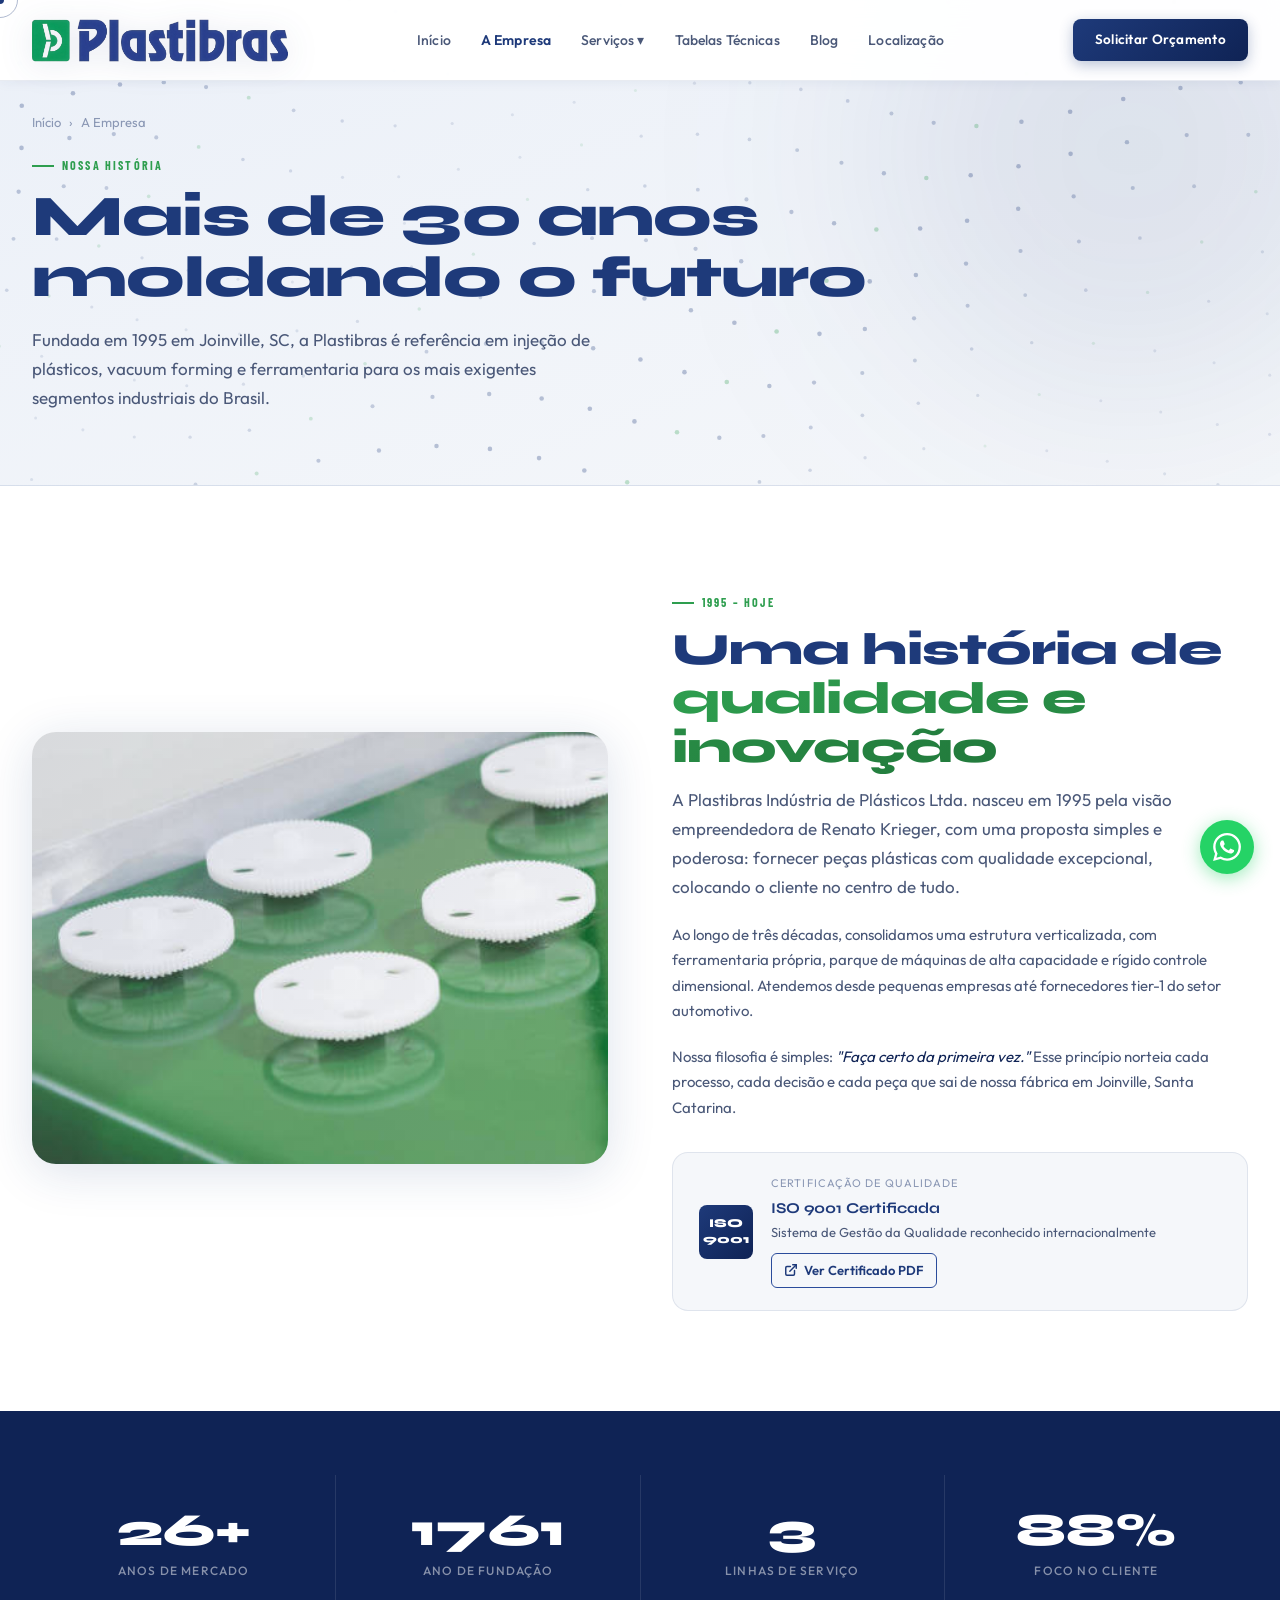
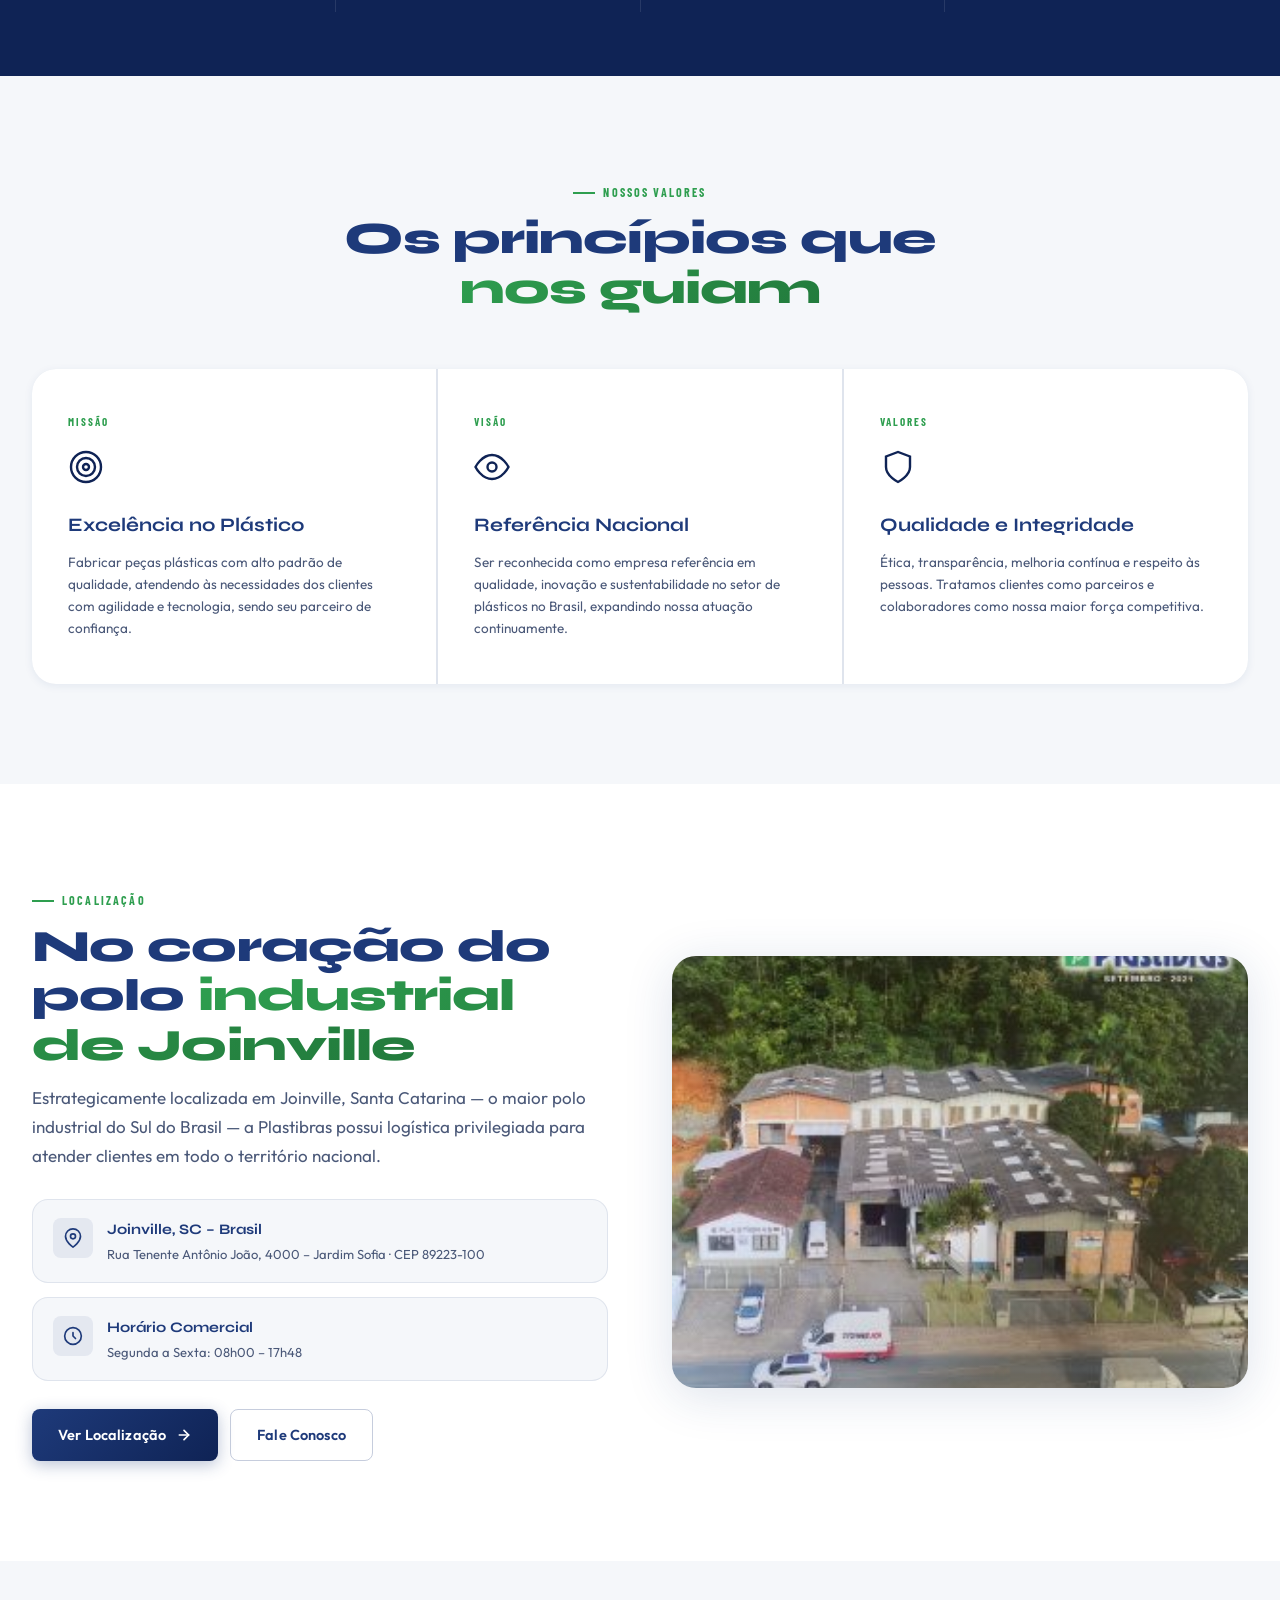
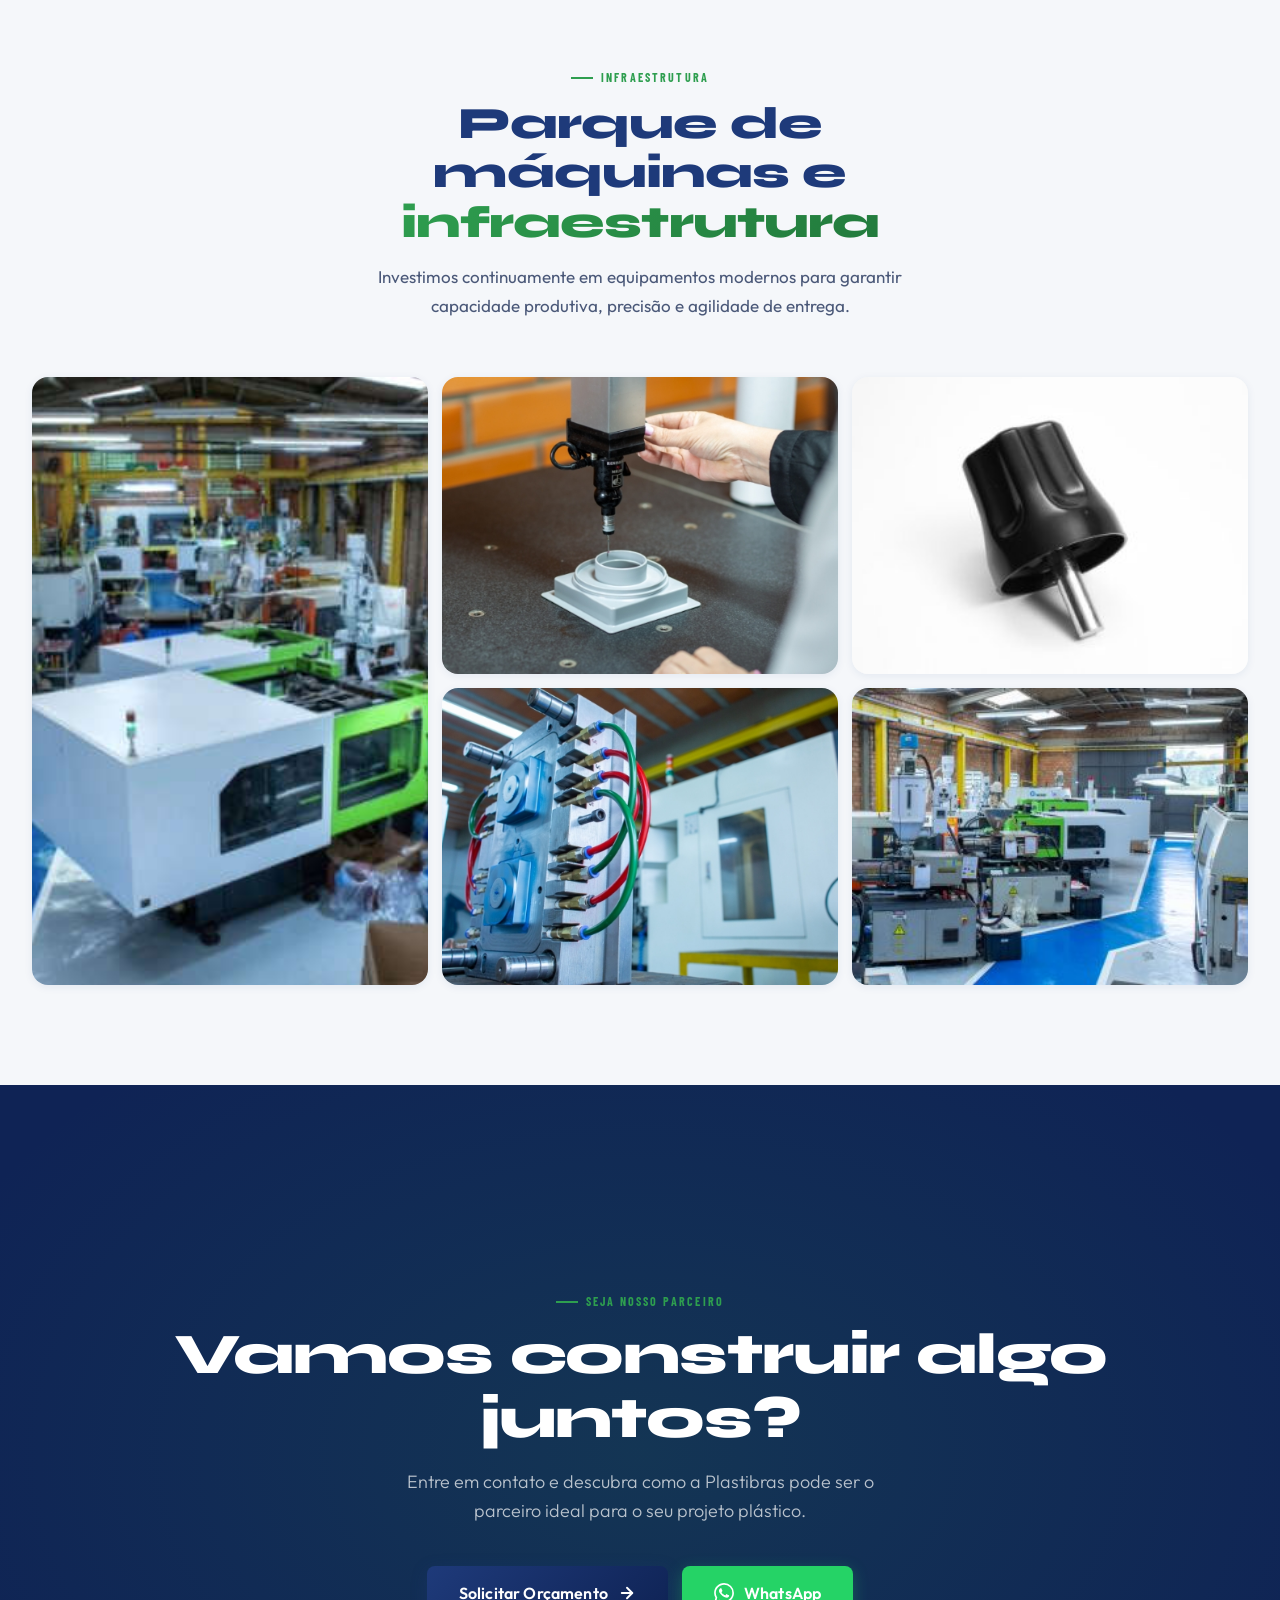
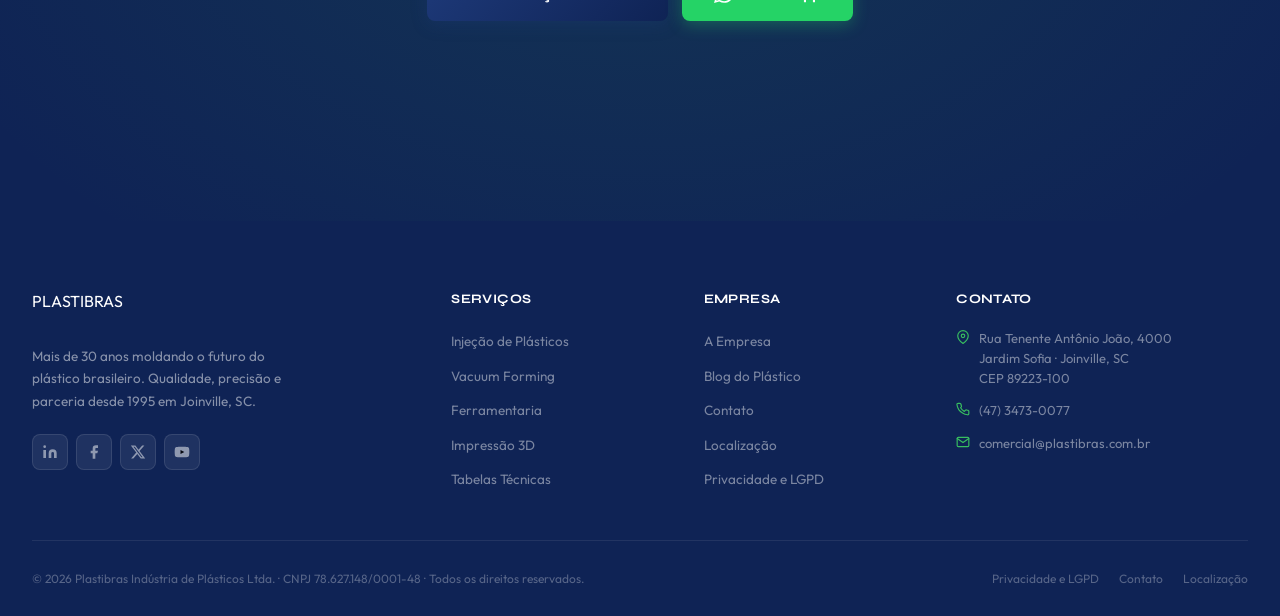
<file: empresa.html>
<!DOCTYPE html>
<html lang="pt-BR">
<head>
  <meta charset="UTF-8">
  <meta name="viewport" content="width=device-width, initial-scale=1.0">
  <meta name="description" content="Conheça a Plastibras – fundada em 1995 por Renato Krieger em Joinville, SC. Mais de 30 anos de excelência em injeção de plásticos com certificação ISO 9001.">
  <title>A Empresa – Plastibras Indústria de Plásticos</title>
  <link rel="stylesheet" href="css/styles.css">
</head>
<body>
<div id="page-loader"><div class="loader-logo">PLASTI<span>BRAS</span></div><div class="loader-bar-wrap"><div class="loader-bar"></div></div></div>
<div class="cursor-dot"></div><div class="cursor-ring"></div>
<div class="noise-overlay" aria-hidden="true"></div>

<div id="nav-placeholder"></div>

<!-- PAGE HERO -->
<section class="page-hero">
  <div class="page-hero-bg"></div>
  <div class="page-hero-orb" aria-hidden="true"></div>
  <canvas id="hero-canvas" class="grid-canvas" style="position:absolute;inset:0;z-index:0"></canvas>
  <div class="container page-hero-content">
    <div class="page-hero-breadcrumb">
      <a href="index.html">Início</a>
      <span class="sep">›</span>
      <span>A Empresa</span>
    </div>
    <div class="section-tag">Nossa História</div>
    <h1 class="page-hero-title">Mais de <span style="color:var(--accent-cyan)">30 anos</span><br>moldando o futuro</h1>
    <p class="page-hero-desc">Fundada em 1995 em Joinville, SC, a Plastibras é referência em injeção de plásticos, vacuum forming e ferramentaria para os mais exigentes segmentos industriais do Brasil.</p>
  </div>
</section>

<!-- HISTORY SECTION -->
<section class="section">
  <div class="container">
    <div class="content-section">
      <div class="reveal-left">
        <div class="content-image">
          <img src="images/fabrica-de-produtos-de-plastico-injecao-termoformagem.jpg"
               alt="Fábrica Plastibras – Injeção de plásticos e Termoformagem Joinville" loading="lazy">
          <div class="content-image-overlay"></div>
        </div>
      </div>
      <div class="reveal-right">
        <div class="section-tag">1995 – Hoje</div>
        <h2 class="section-title">Uma história de <span class="highlight">qualidade e inovação</span></h2>
        <p class="section-desc" style="margin-bottom:20px">
          A Plastibras Indústria de Plásticos Ltda. nasceu em 1995 pela visão empreendedora de Renato Krieger,
          com uma proposta simples e poderosa: fornecer peças plásticas com qualidade excepcional, colocando o cliente no centro de tudo.
        </p>
        <p style="font-size:15px;color:var(--text-2);line-height:1.7;margin-bottom:20px">
          Ao longo de três décadas, consolidamos uma estrutura verticalizada, com ferramentaria própria, parque de máquinas de alta capacidade
          e rígido controle dimensional. Atendemos desde pequenas empresas até fornecedores tier-1 do setor automotivo.
        </p>
        <p style="font-size:15px;color:var(--text-2);line-height:1.7">
          Nossa filosofia é simples: <em style="color:var(--text-1)">"Faça certo da primeira vez."</em> Esse princípio norteia cada processo,
          cada decisão e cada peça que sai de nossa fábrica em Joinville, Santa Catarina.
        </p>
        <div class="cert-card" style="margin-top:32px">
          <div class="cert-icon">ISO<br>9001</div>
          <div style="flex:1">
            <div class="cert-text-label">Certificação de Qualidade</div>
            <div class="cert-text-value">ISO 9001 Certificada</div>
            <div class="cert-text-sub">Sistema de Gestão da Qualidade reconhecido internacionalmente</div>
            <a href="documents/ISO9001.pdf" target="_blank" rel="noopener" style="display:inline-flex;align-items:center;gap:6px;margin-top:10px;font-size:13px;font-weight:600;color:var(--navy);text-decoration:none;border:1px solid var(--navy-light);border-radius:6px;padding:6px 12px;transition:all .2s" onmouseover="this.style.background='var(--navy)';this.style.color='#fff'" onmouseout="this.style.background='';this.style.color='var(--navy)'">
              <svg width="14" height="14" viewBox="0 0 24 24" fill="none" stroke="currentColor" stroke-width="2.5" stroke-linecap="round" stroke-linejoin="round"><path d="M18 13v6a2 2 0 0 1-2 2H5a2 2 0 0 1-2-2V8a2 2 0 0 1 2-2h6"/><polyline points="15 3 21 3 21 9"/><line x1="10" y1="14" x2="21" y2="3"/></svg>
              Ver Certificado PDF
            </a>
          </div>
        </div>
      </div>
    </div>
  </div>
</section>

<!-- STATS BAND -->
<div class="stats-band">
  <div class="container">
    <div class="stats-grid">
      <div class="stat-item">
        <div class="stat-number blue" data-counter data-target="30" data-suffix="+">0+</div>
        <div class="stat-label">Anos de Mercado</div>
      </div>
      <div class="stat-item">
        <div class="stat-number orange" data-counter data-target="1995">0</div>
        <div class="stat-label">Ano de Fundação</div>
      </div>
      <div class="stat-item">
        <div class="stat-number blue" data-counter data-target="4">0</div>
        <div class="stat-label">Linhas de Serviço</div>
      </div>
      <div class="stat-item">
        <div class="stat-number orange" data-counter data-target="100" data-suffix="%">0%</div>
        <div class="stat-label">Foco no Cliente</div>
      </div>
    </div>
  </div>
</div>

<!-- VALUES -->
<section class="section bg-1">
  <div class="container">
    <div class="reveal" style="text-align:center;max-width:600px;margin:0 auto 56px">
      <div class="section-tag">Nossos Valores</div>
      <h2 class="section-title">Os princípios que <span class="highlight">nos guiam</span></h2>
    </div>
    <div class="why-grid">
      <div class="why-item reveal" data-delay="1">
        <div class="why-item-number">Missão</div>
        <div class="why-item-icon" style="color:var(--accent-cyan)">
          <svg width="36" height="36" viewBox="0 0 24 24" fill="none" stroke="currentColor" stroke-width="1.6"><circle cx="12" cy="12" r="10"/><circle cx="12" cy="12" r="6"/><circle cx="12" cy="12" r="2"/></svg>
        </div>
        <div class="why-item-title">Excelência no Plástico</div>
        <div class="why-item-text">Fabricar peças plásticas com alto padrão de qualidade, atendendo às necessidades dos clientes com agilidade e tecnologia, sendo seu parceiro de confiança.</div>
      </div>
      <div class="why-item reveal" data-delay="2">
        <div class="why-item-number">Visão</div>
        <div class="why-item-icon" style="color:var(--accent-cyan)">
          <svg width="36" height="36" viewBox="0 0 24 24" fill="none" stroke="currentColor" stroke-width="1.6"><path d="M1 12s4-8 11-8 11 8 11 8-4 8-11 8-11-8-11-8z"/><circle cx="12" cy="12" r="3"/></svg>
        </div>
        <div class="why-item-title">Referência Nacional</div>
        <div class="why-item-text">Ser reconhecida como empresa referência em qualidade, inovação e sustentabilidade no setor de plásticos no Brasil, expandindo nossa atuação continuamente.</div>
      </div>
      <div class="why-item reveal" data-delay="3">
        <div class="why-item-number">Valores</div>
        <div class="why-item-icon" style="color:var(--accent-cyan)">
          <svg width="36" height="36" viewBox="0 0 24 24" fill="none" stroke="currentColor" stroke-width="1.6"><path d="M12 22s8-4 8-10V5l-8-3-8 3v7c0 6 8 10 8 10z"/></svg>
        </div>
        <div class="why-item-title">Qualidade e Integridade</div>
        <div class="why-item-text">Ética, transparência, melhoria contínua e respeito às pessoas. Tratamos clientes como parceiros e colaboradores como nossa maior força competitiva.</div>
      </div>
    </div>
  </div>
</section>

<!-- FOUNDER + HISTORY -->
<section class="section">
  <div class="container">
    <div class="content-section reverse">
      <div class="reveal-right">
        <div class="content-image">
          <img src="images/plastibras-industria-de-plasticos-joinville-sc-_AEREA-300x263.jpg"
               alt="Vista aérea Plastibras Joinville SC" loading="lazy"
               style="width:100%;height:100%;object-fit:cover">
          <div class="content-image-overlay"></div>
        </div>
      </div>
      <div class="reveal-left">
        <div class="section-tag">Localização</div>
        <h2 class="section-title">No coração do polo <span class="highlight">industrial de Joinville</span></h2>
        <p class="section-desc" style="margin-bottom:20px">
          Estrategicamente localizada em Joinville, Santa Catarina — o maior polo industrial do Sul do Brasil —
          a Plastibras possui logística privilegiada para atender clientes em todo o território nacional.
        </p>
        <div class="about-features">
          <div class="about-feature">
            <div class="about-feature-icon">
              <svg viewBox="0 0 24 24" fill="none" stroke="currentColor" stroke-width="2" stroke-linecap="round" stroke-linejoin="round"><path d="M21 10c0 7-9 13-9 13s-9-6-9-13a9 9 0 0 1 18 0z"/><circle cx="12" cy="10" r="3"/></svg>
            </div>
            <div>
              <div class="about-feature-title">Joinville, SC – Brasil</div>
              <div class="about-feature-text">Rua Tenente Antônio João, 4000 – Jardim Sofia · CEP 89223-100</div>
            </div>
          </div>
          <div class="about-feature">
            <div class="about-feature-icon">
              <svg viewBox="0 0 24 24" fill="none" stroke="currentColor" stroke-width="2" stroke-linecap="round" stroke-linejoin="round"><circle cx="12" cy="12" r="10"/><path d="M12 8v4l3 3"/></svg>
            </div>
            <div>
              <div class="about-feature-title">Horário Comercial</div>
              <div class="about-feature-text">Segunda a Sexta: 08h00 – 17h48</div>
            </div>
          </div>
        </div>
        <div style="margin-top:28px;display:flex;gap:12px;flex-wrap:wrap">
          <a href="localizacao.html" class="btn btn-primary">
            Ver Localização
            <svg width="16" height="16" viewBox="0 0 24 24" fill="none" stroke="currentColor" stroke-width="2.5" stroke-linecap="round" stroke-linejoin="round"><path d="M5 12h14"/><path d="m12 5 7 7-7 7"/></svg>
          </a>
          <a href="contato.html" class="btn btn-outline">Fale Conosco</a>
        </div>
      </div>
    </div>
  </div>
</section>

<!-- MACHINE PARK -->
<section class="section bg-1">
  <div class="container">
    <div class="reveal" style="text-align:center;max-width:600px;margin:0 auto 56px">
      <div class="section-tag">Infraestrutura</div>
      <h2 class="section-title">Parque de máquinas e <span class="highlight">infraestrutura</span></h2>
      <p class="section-desc" style="margin:16px auto 0">Investimos continuamente em equipamentos modernos para garantir capacidade produtiva, precisão e agilidade de entrega.</p>
    </div>
    <div class="gallery-grid">
      <div class="gallery-item tall reveal" data-delay="1">
        <img src="images/parque-de-maquinas-plastibras-industria-plastica-joinville-sc.jpg"
             alt="Parque de máquinas Plastibras" loading="lazy">
        <div class="gallery-item-overlay"><span class="gallery-item-overlay-text">Parque de Máquinas</span></div>
      </div>
      <div class="gallery-item reveal" data-delay="2">
        <img src="images/controle-dimensional-de-pecas-de-plastico-industria-plastica.jpg"
             alt="Controle dimensional Plastibras" loading="lazy">
        <div class="gallery-item-overlay"><span class="gallery-item-overlay-text">Controle Dimensional</span></div>
      </div>
      <div class="gallery-item reveal" data-delay="3">
        <img src="images/injecao_plasticos_plastibras-1-300x231.jpg"
             alt="Injeção de plásticos" loading="lazy">
        <div class="gallery-item-overlay"><span class="gallery-item-overlay-text">Injeção de Plásticos</span></div>
      </div>
      <div class="gallery-item reveal" data-delay="2">
        <img src="images/servicos-de-ferramentaria-em-joinville-sc-plastibras-moldes-injecao.jpg"
             alt="Ferramentaria Plastibras" loading="lazy">
        <div class="gallery-item-overlay"><span class="gallery-item-overlay-text">Ferramentaria</span></div>
      </div>
      <div class="gallery-item reveal" data-delay="3">
        <img src="images/industria-de-plasticos-em-joinville-sc-plastibras-300x225.jpg"
             alt="Plastibras Joinville" loading="lazy">
        <div class="gallery-item-overlay"><span class="gallery-item-overlay-text">Nossa Fábrica</span></div>
      </div>
    </div>
  </div>
</section>

<!-- CTA -->
<section class="section cta-section">
  <div class="cta-bg"><div class="cta-bg-gradient"></div></div>
  <div class="container">
    <div class="cta-inner reveal" style="text-align:center">
      <div class="section-tag" style="justify-content:center">Seja Nosso Parceiro</div>
      <h2 class="cta-title">Vamos construir algo <span class="highlight">juntos?</span></h2>
      <p class="cta-desc">Entre em contato e descubra como a Plastibras pode ser o parceiro ideal para o seu projeto plástico.</p>
      <div class="cta-actions">
        <a href="contato.html" class="btn btn-primary btn-lg">Solicitar Orçamento
          <svg width="18" height="18" viewBox="0 0 24 24" fill="none" stroke="currentColor" stroke-width="2.5" stroke-linecap="round" stroke-linejoin="round"><path d="M5 12h14"/><path d="m12 5 7 7-7 7"/></svg>
        </a>
        <a href="https://wa.me/5547997690917" class="btn btn-whatsapp btn-lg" target="_blank" rel="noopener">
          <svg width="20" height="20" viewBox="0 0 24 24" fill="currentColor"><path d="M17.472 14.382c-.297-.149-1.758-.867-2.03-.967-.273-.099-.471-.148-.67.15-.197.297-.767.966-.94 1.164-.173.199-.347.223-.644.075-.297-.15-1.255-.463-2.39-1.475-.883-.788-1.48-1.761-1.653-2.059-.173-.297-.018-.458.13-.606.134-.133.298-.347.446-.52.149-.174.198-.298.298-.497.099-.198.05-.371-.025-.52-.075-.149-.669-1.612-.916-2.207-.242-.579-.487-.5-.669-.51-.173-.008-.371-.01-.57-.01-.198 0-.52.074-.792.372-.272.297-1.04 1.016-1.04 2.479 0 1.462 1.065 2.875 1.213 3.074.149.198 2.096 3.2 5.077 4.487.709.306 1.262.489 1.694.625.712.227 1.36.195 1.871.118.571-.085 1.758-.719 2.006-1.413.248-.694.248-1.289.173-1.413-.074-.124-.272-.198-.57-.347m-5.421 7.403h-.004a9.87 9.87 0 0 1-5.031-1.378l-.361-.214-3.741.982.998-3.648-.235-.374a9.86 9.86 0 0 1-1.51-5.26c.001-5.45 4.436-9.884 9.888-9.884 2.64 0 5.122 1.03 6.988 2.898a9.825 9.825 0 0 1 2.893 6.994c-.003 5.45-4.437 9.884-9.885 9.884m8.413-18.297A11.815 11.815 0 0 0 12.05 0C5.495 0 .16 5.335.157 11.892c0 2.096.547 4.142 1.588 5.945L.057 24l6.305-1.654a11.882 11.882 0 0 0 5.683 1.448h.005c6.554 0 11.89-5.335 11.893-11.893a11.821 11.821 0 0 0-3.48-8.413Z"/></svg>
          WhatsApp
        </a>
      </div>
    </div>
  </div>
</section>

<div id="footer-placeholder"></div>
<script src="js/components.js"></script>
<script src="js/main.js"></script>
</body>
</html>
</file>
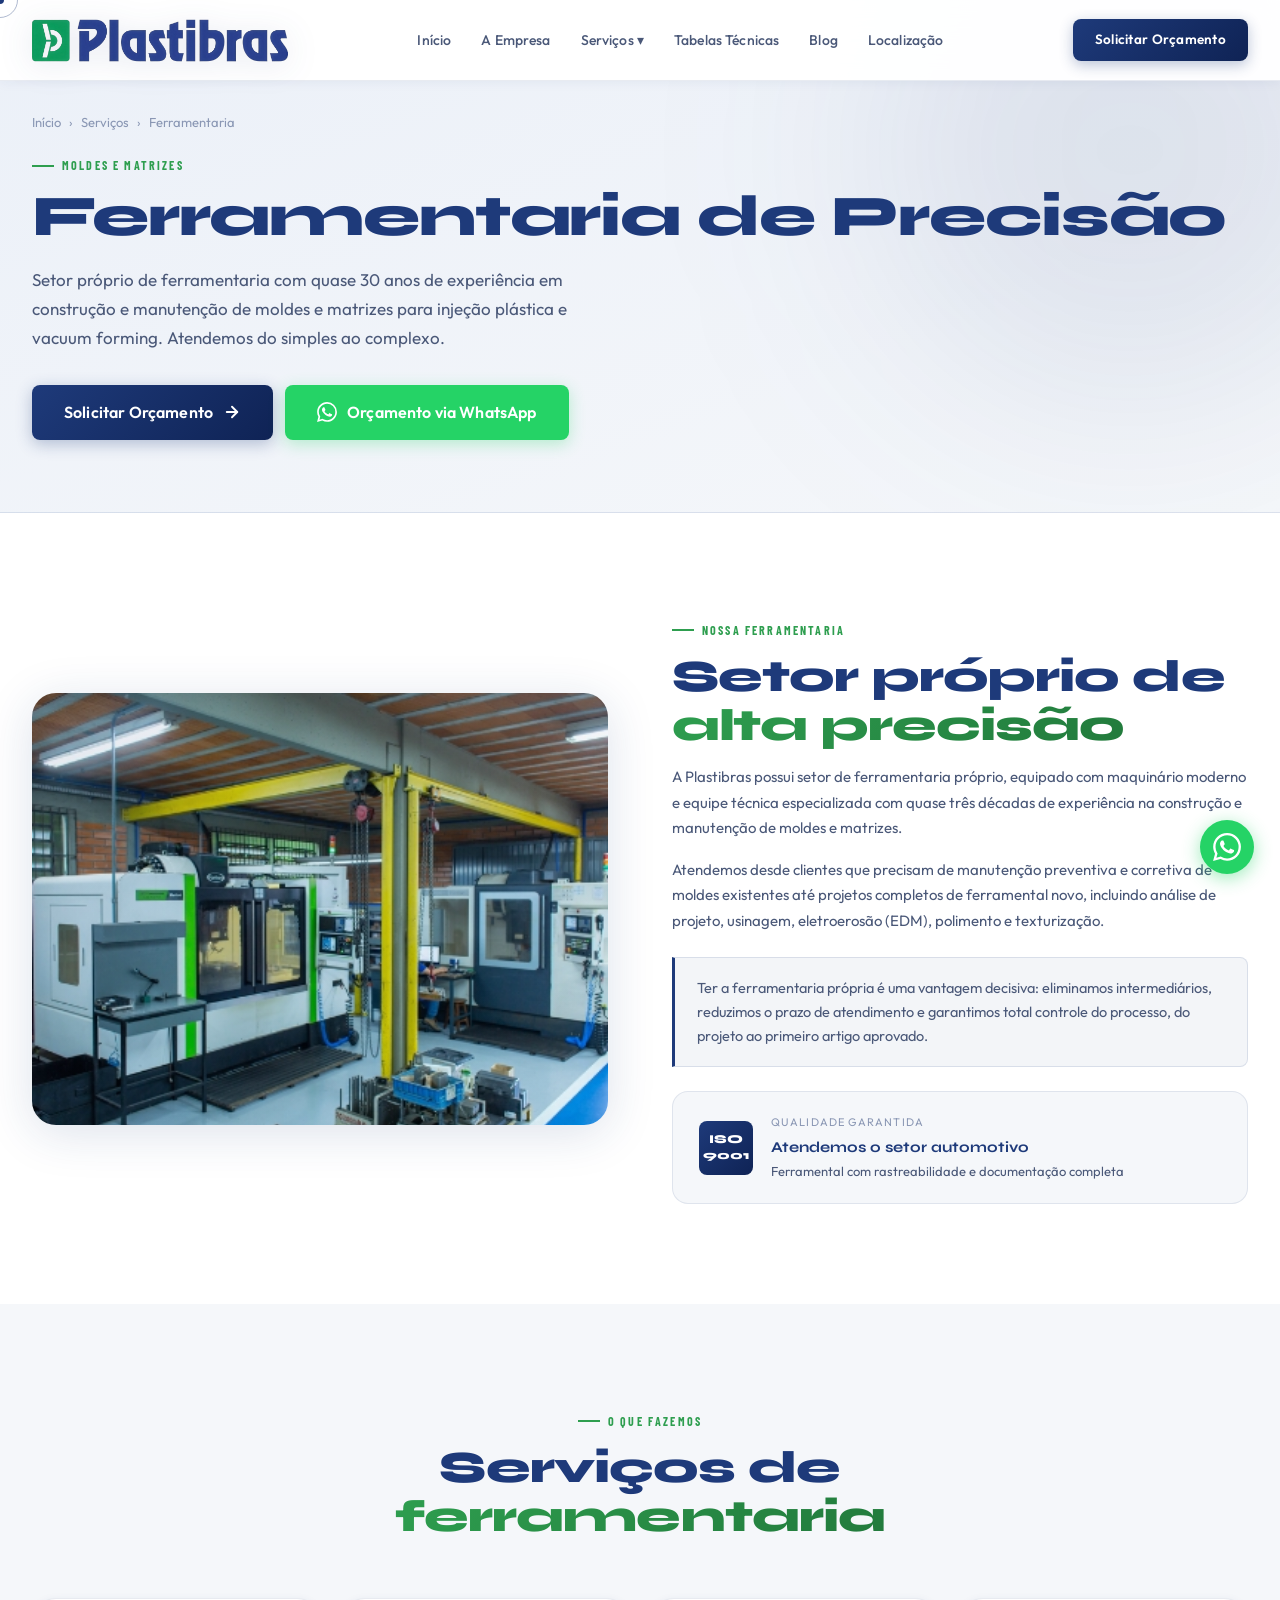
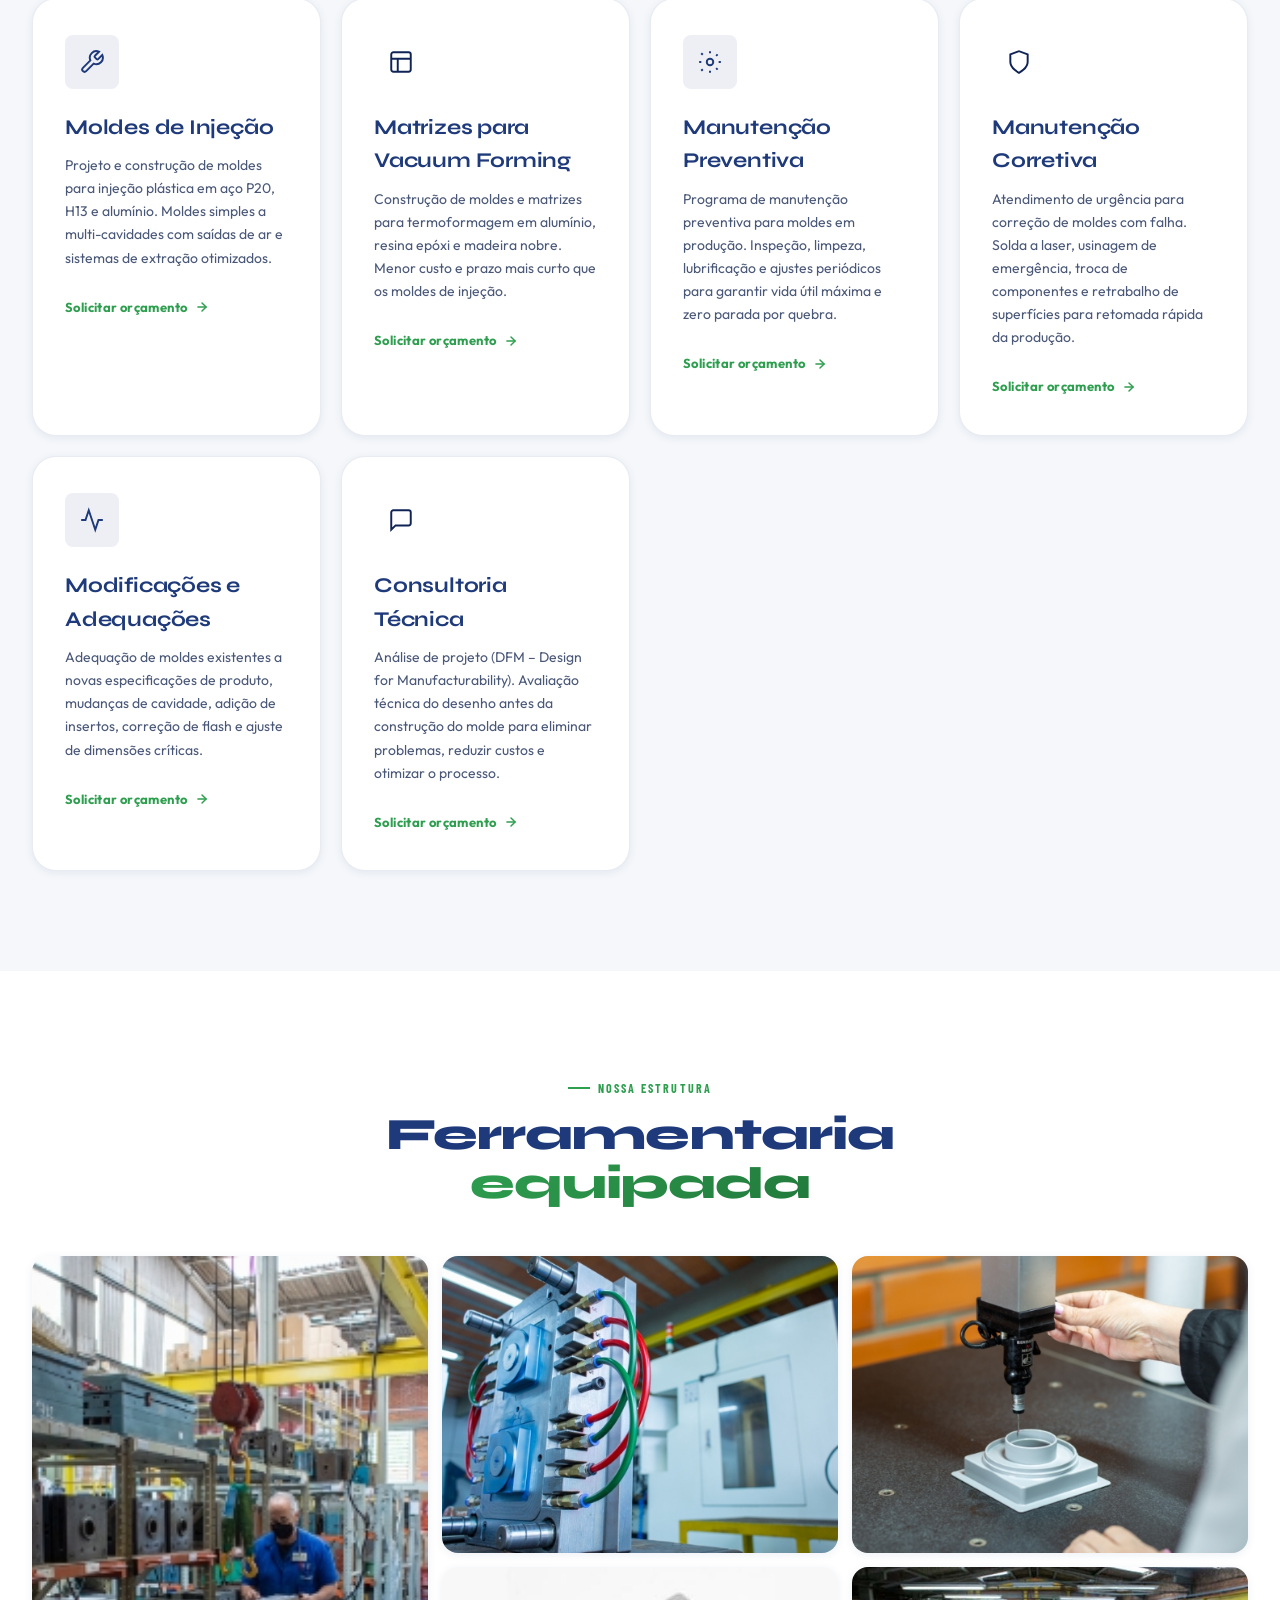
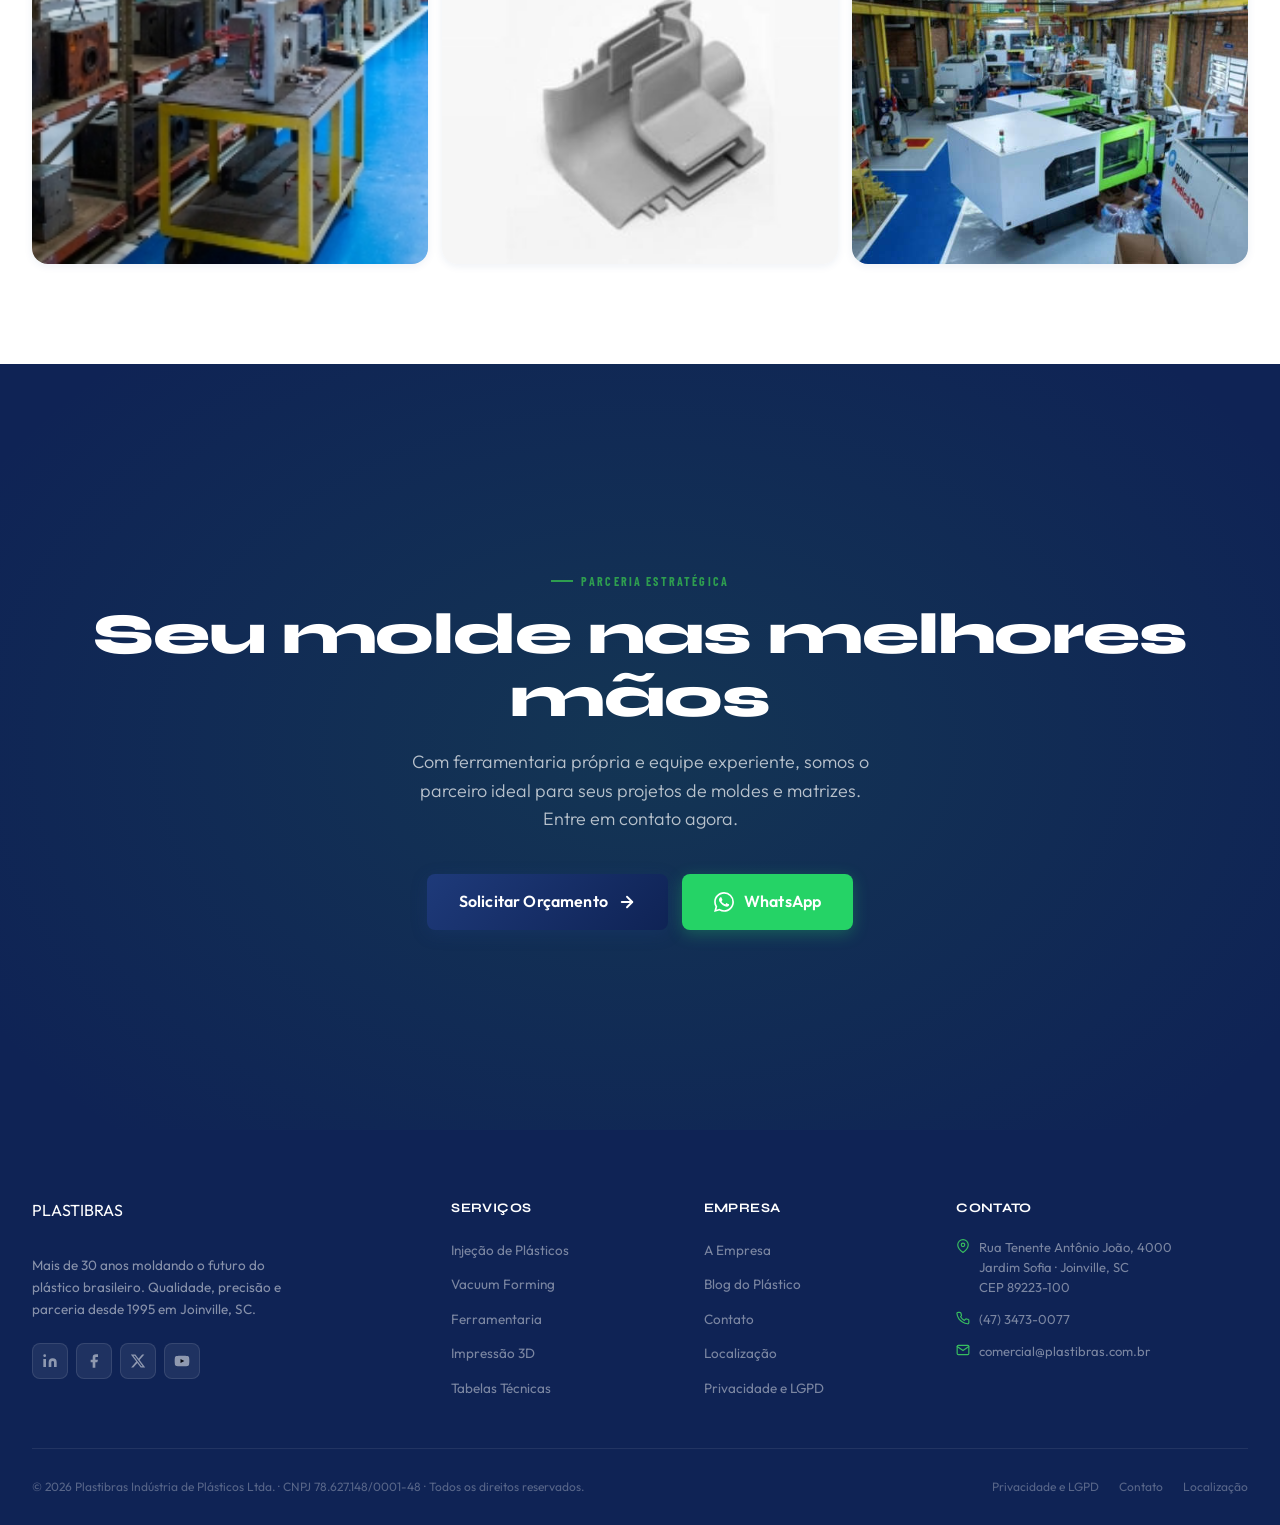
<file: ferramentaria.html>
<!DOCTYPE html>
<html lang="pt-BR">
<head>
  <meta charset="UTF-8">
  <meta name="viewport" content="width=device-width, initial-scale=1.0">
  <meta name="description" content="Ferramentaria em Joinville SC – Plastibras. Construção e manutenção de moldes de injeção e matrizes para vacuum forming com qualidade automotiva e ISO 9001.">
  <title>Ferramentaria – Plastibras</title>
  <link rel="stylesheet" href="css/styles.css">
</head>
<body>
<div id="page-loader"><div class="loader-logo">PLASTI<span>BRAS</span></div><div class="loader-bar-wrap"><div class="loader-bar"></div></div></div>
<div class="cursor-dot"></div><div class="cursor-ring"></div>
<div class="noise-overlay" aria-hidden="true"></div>
<div id="nav-placeholder"></div>

<!-- PAGE HERO -->
<section class="page-hero">
  <div class="page-hero-bg"></div>
  <div class="page-hero-orb" aria-hidden="true"></div>
  <canvas id="hero-canvas" class="grid-canvas" style="position:absolute;inset:0;z-index:0"></canvas>
  <div class="container page-hero-content">
    <div class="page-hero-breadcrumb">
      <a href="index.html">Início</a><span class="sep">›</span>
      <a href="#">Serviços</a><span class="sep">›</span>
      <span>Ferramentaria</span>
    </div>
    <div class="section-tag">Moldes e Matrizes</div>
    <h1 class="page-hero-title">Ferramentaria <span style="color:var(--accent-cyan)">de Precisão</span></h1>
    <p class="page-hero-desc">Setor próprio de ferramentaria com quase 30 anos de experiência em construção e manutenção de moldes e matrizes para injeção plástica e vacuum forming. Atendemos do simples ao complexo.</p>
    <div style="margin-top:32px;display:flex;gap:12px;flex-wrap:wrap">
      <a href="contato.html" class="btn btn-primary btn-lg">Solicitar Orçamento
        <svg width="18" height="18" viewBox="0 0 24 24" fill="none" stroke="currentColor" stroke-width="2.5" stroke-linecap="round" stroke-linejoin="round"><path d="M5 12h14"/><path d="m12 5 7 7-7 7"/></svg>
      </a>
      <a href="https://wa.me/5547997690917?text=Olá!%20Gostaria%20de%20um%20orçamento%20de%20ferramentaria." class="btn btn-whatsapp btn-lg" target="_blank" rel="noopener">
        <svg width="20" height="20" viewBox="0 0 24 24" fill="currentColor"><path d="M17.472 14.382c-.297-.149-1.758-.867-2.03-.967-.273-.099-.471-.148-.67.15-.197.297-.767.966-.94 1.164-.173.199-.347.223-.644.075-.297-.15-1.255-.463-2.39-1.475-.883-.788-1.48-1.761-1.653-2.059-.173-.297-.018-.458.13-.606.134-.133.298-.347.446-.52.149-.174.198-.298.298-.497.099-.198.05-.371-.025-.52-.075-.149-.669-1.612-.916-2.207-.242-.579-.487-.5-.669-.51-.173-.008-.371-.01-.57-.01-.198 0-.52.074-.792.372-.272.297-1.04 1.016-1.04 2.479 0 1.462 1.065 2.875 1.213 3.074.149.198 2.096 3.2 5.077 4.487.709.306 1.262.489 1.694.625.712.227 1.36.195 1.871.118.571-.085 1.758-.719 2.006-1.413.248-.694.248-1.289.173-1.413-.074-.124-.272-.198-.57-.347m-5.421 7.403h-.004a9.87 9.87 0 0 1-5.031-1.378l-.361-.214-3.741.982.998-3.648-.235-.374a9.86 9.86 0 0 1-1.51-5.26c.001-5.45 4.436-9.884 9.888-9.884 2.64 0 5.122 1.03 6.988 2.898a9.825 9.825 0 0 1 2.893 6.994c-.003 5.45-4.437 9.884-9.885 9.884m8.413-18.297A11.815 11.815 0 0 0 12.05 0C5.495 0 .16 5.335.157 11.892c0 2.096.547 4.142 1.588 5.945L.057 24l6.305-1.654a11.882 11.882 0 0 0 5.683 1.448h.005c6.554 0 11.89-5.335 11.893-11.893a11.821 11.821 0 0 0-3.48-8.413Z"/></svg>
        Orçamento via WhatsApp
      </a>
    </div>
  </div>
</section>

<!-- MAIN CONTENT -->
<section class="section">
  <div class="container">
    <div class="content-section">
      <div class="reveal-left">
        <div class="content-image">
          <img src="images/servico-ferramentaria-joinvile-plastibras-industria-de-plasticos.jpg"
               alt="Ferramentaria Plastibras Joinville – Moldes para injeção de plásticos" loading="lazy"
               style="width:100%;height:100%;object-fit:cover">
          <div class="content-image-overlay"></div>
        </div>
      </div>
      <div class="reveal-right">
        <div class="section-tag">Nossa Ferramentaria</div>
        <h2 class="section-title">Setor próprio de <span class="highlight">alta precisão</span></h2>
        <p style="font-size:15px;color:var(--text-2);line-height:1.7;margin-bottom:16px">
          A Plastibras possui setor de ferramentaria próprio, equipado com maquinário moderno e equipe técnica especializada com quase três décadas de experiência na construção e manutenção de moldes e matrizes.
        </p>
        <p style="font-size:15px;color:var(--text-2);line-height:1.7;margin-bottom:16px">
          Atendemos desde clientes que precisam de manutenção preventiva e corretiva de moldes existentes até projetos completos de ferramental novo, incluindo análise de projeto, usinagem, eletroerosão (EDM), polimento e texturização.
        </p>
        <div class="highlight-box">
          <p>Ter a ferramentaria própria é uma vantagem decisiva: eliminamos intermediários, reduzimos o prazo de atendimento e garantimos total controle do processo, do projeto ao primeiro artigo aprovado.</p>
        </div>
        <div class="cert-card" style="margin-top:24px">
          <div class="cert-icon" style="font-size:12px">ISO<br>9001</div>
          <div>
            <div class="cert-text-label">Qualidade Garantida</div>
            <div class="cert-text-value">Atendemos o setor automotivo</div>
            <div class="cert-text-sub">Ferramental com rastreabilidade e documentação completa</div>
          </div>
        </div>
      </div>
    </div>
  </div>
</section>

<!-- SERVICES -->
<section class="section bg-1">
  <div class="container">
    <div class="reveal" style="text-align:center;max-width:600px;margin:0 auto 56px">
      <div class="section-tag">O que fazemos</div>
      <h2 class="section-title">Serviços de <span class="highlight">ferramentaria</span></h2>
    </div>
    <div class="services-grid">
      <div class="service-card reveal" data-delay="1">
        <div class="service-card-icon blue">
          <svg viewBox="0 0 24 24" fill="none" stroke="currentColor" stroke-width="1.8"><path d="M14.7 6.3a1 1 0 0 0 0 1.4l1.6 1.6a1 1 0 0 0 1.4 0l3.77-3.77a6 6 0 0 1-7.94 7.94l-6.91 6.91a2.12 2.12 0 0 1-3-3l6.91-6.91a6 6 0 0 1 7.94-7.94l-3.76 3.76z"/></svg>
        </div>
        <h3 class="service-card-title">Moldes de Injeção</h3>
        <p class="service-card-desc">Projeto e construção de moldes para injeção plástica em aço P20, H13 e alumínio. Moldes simples a multi-cavidades com saídas de ar e sistemas de extração otimizados.</p>
        <span class="service-card-link">Solicitar orçamento <svg width="14" height="14" viewBox="0 0 24 24" fill="none" stroke="currentColor" stroke-width="2.5" stroke-linecap="round" stroke-linejoin="round"><path d="M5 12h14"/><path d="m12 5 7 7-7 7"/></svg></span>
      </div>
      <div class="service-card reveal" data-delay="2">
        <div class="service-card-icon orange">
          <svg viewBox="0 0 24 24" fill="none" stroke="currentColor" stroke-width="1.8"><rect x="3" y="3" width="18" height="18" rx="2"/><path d="M3 9h18M9 21V9"/></svg>
        </div>
        <h3 class="service-card-title">Matrizes para Vacuum Forming</h3>
        <p class="service-card-desc">Construção de moldes e matrizes para termoformagem em alumínio, resina epóxi e madeira nobre. Menor custo e prazo mais curto que os moldes de injeção.</p>
        <span class="service-card-link">Solicitar orçamento <svg width="14" height="14" viewBox="0 0 24 24" fill="none" stroke="currentColor" stroke-width="2.5" stroke-linecap="round" stroke-linejoin="round"><path d="M5 12h14"/><path d="m12 5 7 7-7 7"/></svg></span>
      </div>
      <div class="service-card reveal" data-delay="3">
        <div class="service-card-icon blue">
          <svg viewBox="0 0 24 24" fill="none" stroke="currentColor" stroke-width="1.8"><circle cx="12" cy="12" r="3"/><path d="M19.07 4.93l-1.41 1.41M5.34 18.66l-1.41 1.41M2 12H4M20 12h2M19.07 19.07l-1.41-1.41M5.34 5.34 3.93 3.93M12 2v2M12 20v2"/></svg>
        </div>
        <h3 class="service-card-title">Manutenção Preventiva</h3>
        <p class="service-card-desc">Programa de manutenção preventiva para moldes em produção. Inspeção, limpeza, lubrificação e ajustes periódicos para garantir vida útil máxima e zero parada por quebra.</p>
        <span class="service-card-link">Solicitar orçamento <svg width="14" height="14" viewBox="0 0 24 24" fill="none" stroke="currentColor" stroke-width="2.5" stroke-linecap="round" stroke-linejoin="round"><path d="M5 12h14"/><path d="m12 5 7 7-7 7"/></svg></span>
      </div>
      <div class="service-card reveal" data-delay="4">
        <div class="service-card-icon orange">
          <svg viewBox="0 0 24 24" fill="none" stroke="currentColor" stroke-width="1.8"><path d="M12 22s8-4 8-10V5l-8-3-8 3v7c0 6 8 10 8 10z"/></svg>
        </div>
        <h3 class="service-card-title">Manutenção Corretiva</h3>
        <p class="service-card-desc">Atendimento de urgência para correção de moldes com falha. Solda a laser, usinagem de emergência, troca de componentes e retrabalho de superfícies para retomada rápida da produção.</p>
        <span class="service-card-link">Solicitar orçamento <svg width="14" height="14" viewBox="0 0 24 24" fill="none" stroke="currentColor" stroke-width="2.5" stroke-linecap="round" stroke-linejoin="round"><path d="M5 12h14"/><path d="m12 5 7 7-7 7"/></svg></span>
      </div>
      <div class="service-card reveal" data-delay="1">
        <div class="service-card-icon blue">
          <svg viewBox="0 0 24 24" fill="none" stroke="currentColor" stroke-width="1.8"><polyline points="22 12 18 12 15 21 9 3 6 12 2 12"/></svg>
        </div>
        <h3 class="service-card-title">Modificações e Adequações</h3>
        <p class="service-card-desc">Adequação de moldes existentes a novas especificações de produto, mudanças de cavidade, adição de insertos, correção de flash e ajuste de dimensões críticas.</p>
        <span class="service-card-link">Solicitar orçamento <svg width="14" height="14" viewBox="0 0 24 24" fill="none" stroke="currentColor" stroke-width="2.5" stroke-linecap="round" stroke-linejoin="round"><path d="M5 12h14"/><path d="m12 5 7 7-7 7"/></svg></span>
      </div>
      <div class="service-card reveal" data-delay="2">
        <div class="service-card-icon orange">
          <svg viewBox="0 0 24 24" fill="none" stroke="currentColor" stroke-width="1.8"><path d="M21 15a2 2 0 0 1-2 2H7l-4 4V5a2 2 0 0 1 2-2h14a2 2 0 0 1 2 2z"/></svg>
        </div>
        <h3 class="service-card-title">Consultoria Técnica</h3>
        <p class="service-card-desc">Análise de projeto (DFM – Design for Manufacturability). Avaliação técnica do desenho antes da construção do molde para eliminar problemas, reduzir custos e otimizar o processo.</p>
        <span class="service-card-link">Solicitar orçamento <svg width="14" height="14" viewBox="0 0 24 24" fill="none" stroke="currentColor" stroke-width="2.5" stroke-linecap="round" stroke-linejoin="round"><path d="M5 12h14"/><path d="m12 5 7 7-7 7"/></svg></span>
      </div>
    </div>
  </div>
</section>

<!-- GALLERY -->
<section class="section">
  <div class="container">
    <div class="reveal" style="text-align:center;max-width:600px;margin:0 auto 48px">
      <div class="section-tag">Nossa Estrutura</div>
      <h2 class="section-title">Ferramentaria <span class="highlight">equipada</span></h2>
    </div>
    <div class="gallery-grid">
      <div class="gallery-item tall reveal" data-delay="1">
        <img src="images/servico-ferramentaria-joinvile.jpg" alt="Ferramentaria Plastibras Joinville" loading="lazy">
        <div class="gallery-item-overlay"><span class="gallery-item-overlay-text">Setor de Ferramentaria</span></div>
      </div>
      <div class="gallery-item reveal" data-delay="2">
        <img src="images/servicos-de-ferramentaria-em-joinville-sc-plastibras-moldes-injecao.jpg" alt="Moldes de injeção Plastibras" loading="lazy">
        <div class="gallery-item-overlay"><span class="gallery-item-overlay-text">Moldes de Injeção</span></div>
      </div>
      <div class="gallery-item reveal" data-delay="3">
        <img src="images/controle-dimensional-de-pecas-de-plastico-industria-plastica.jpg" alt="Controle dimensional" loading="lazy">
        <div class="gallery-item-overlay"><span class="gallery-item-overlay-text">Controle Dimensional</span></div>
      </div>
      <div class="gallery-item reveal" data-delay="2">
        <img src="images/plastibras_injecao_de_plasticos_joinville-300x231.jpg" alt="Plastibras injeção Joinville" loading="lazy">
        <div class="gallery-item-overlay"><span class="gallery-item-overlay-text">Produção</span></div>
      </div>
      <div class="gallery-item reveal" data-delay="3">
        <img src="images/parque-de-maquinas-plastibras-industria-plastica-joinville-sc.jpg" alt="Parque de máquinas" loading="lazy">
        <div class="gallery-item-overlay"><span class="gallery-item-overlay-text">Parque de Máquinas</span></div>
      </div>
    </div>
  </div>
</section>

<!-- CTA -->
<section class="section cta-section bg-1">
  <div class="cta-bg"><div class="cta-bg-gradient"></div></div>
  <div class="container">
    <div class="cta-inner reveal" style="text-align:center">
      <div class="section-tag" style="justify-content:center">Parceria Estratégica</div>
      <h2 class="cta-title">Seu molde nas <span class="highlight">melhores mãos</span></h2>
      <p class="cta-desc">Com ferramentaria própria e equipe experiente, somos o parceiro ideal para seus projetos de moldes e matrizes. Entre em contato agora.</p>
      <div class="cta-actions">
        <a href="contato.html" class="btn btn-primary btn-lg">Solicitar Orçamento <svg width="18" height="18" viewBox="0 0 24 24" fill="none" stroke="currentColor" stroke-width="2.5" stroke-linecap="round" stroke-linejoin="round"><path d="M5 12h14"/><path d="m12 5 7 7-7 7"/></svg></a>
        <a href="https://wa.me/5547997690917" class="btn btn-whatsapp btn-lg" target="_blank" rel="noopener"><svg width="20" height="20" viewBox="0 0 24 24" fill="currentColor"><path d="M17.472 14.382c-.297-.149-1.758-.867-2.03-.967-.273-.099-.471-.148-.67.15-.197.297-.767.966-.94 1.164-.173.199-.347.223-.644.075-.297-.15-1.255-.463-2.39-1.475-.883-.788-1.48-1.761-1.653-2.059-.173-.297-.018-.458.13-.606.134-.133.298-.347.446-.52.149-.174.198-.298.298-.497.099-.198.05-.371-.025-.52-.075-.149-.669-1.612-.916-2.207-.242-.579-.487-.5-.669-.51-.173-.008-.371-.01-.57-.01-.198 0-.52.074-.792.372-.272.297-1.04 1.016-1.04 2.479 0 1.462 1.065 2.875 1.213 3.074.149.198 2.096 3.2 5.077 4.487.709.306 1.262.489 1.694.625.712.227 1.36.195 1.871.118.571-.085 1.758-.719 2.006-1.413.248-.694.248-1.289.173-1.413-.074-.124-.272-.198-.57-.347m-5.421 7.403h-.004a9.87 9.87 0 0 1-5.031-1.378l-.361-.214-3.741.982.998-3.648-.235-.374a9.86 9.86 0 0 1-1.51-5.26c.001-5.45 4.436-9.884 9.888-9.884 2.64 0 5.122 1.03 6.988 2.898a9.825 9.825 0 0 1 2.893 6.994c-.003 5.45-4.437 9.884-9.885 9.884m8.413-18.297A11.815 11.815 0 0 0 12.05 0C5.495 0 .16 5.335.157 11.892c0 2.096.547 4.142 1.588 5.945L.057 24l6.305-1.654a11.882 11.882 0 0 0 5.683 1.448h.005c6.554 0 11.89-5.335 11.893-11.893a11.821 11.821 0 0 0-3.48-8.413Z"/></svg> WhatsApp</a>
      </div>
    </div>
  </div>
</section>

<div id="footer-placeholder"></div>
<script src="js/components.js"></script>
<script src="js/main.js"></script>
</body>
</html>
</file>
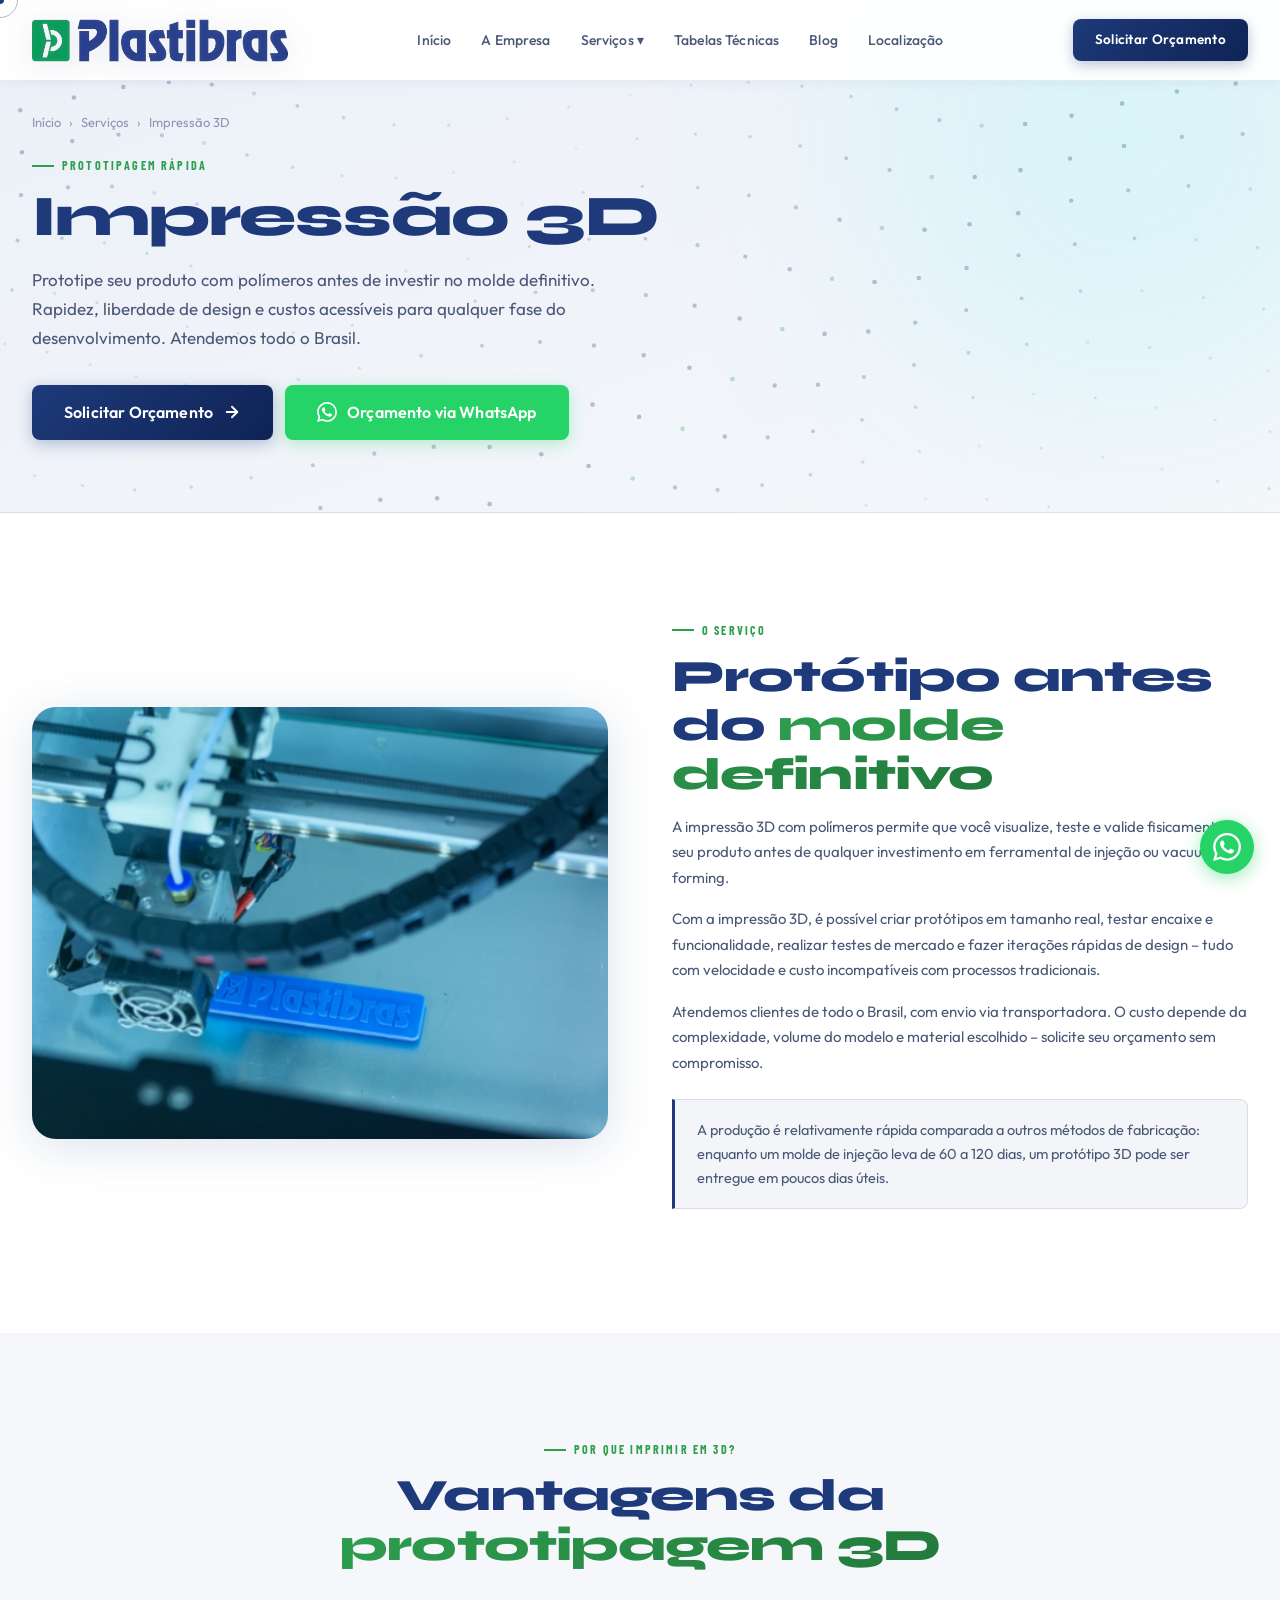
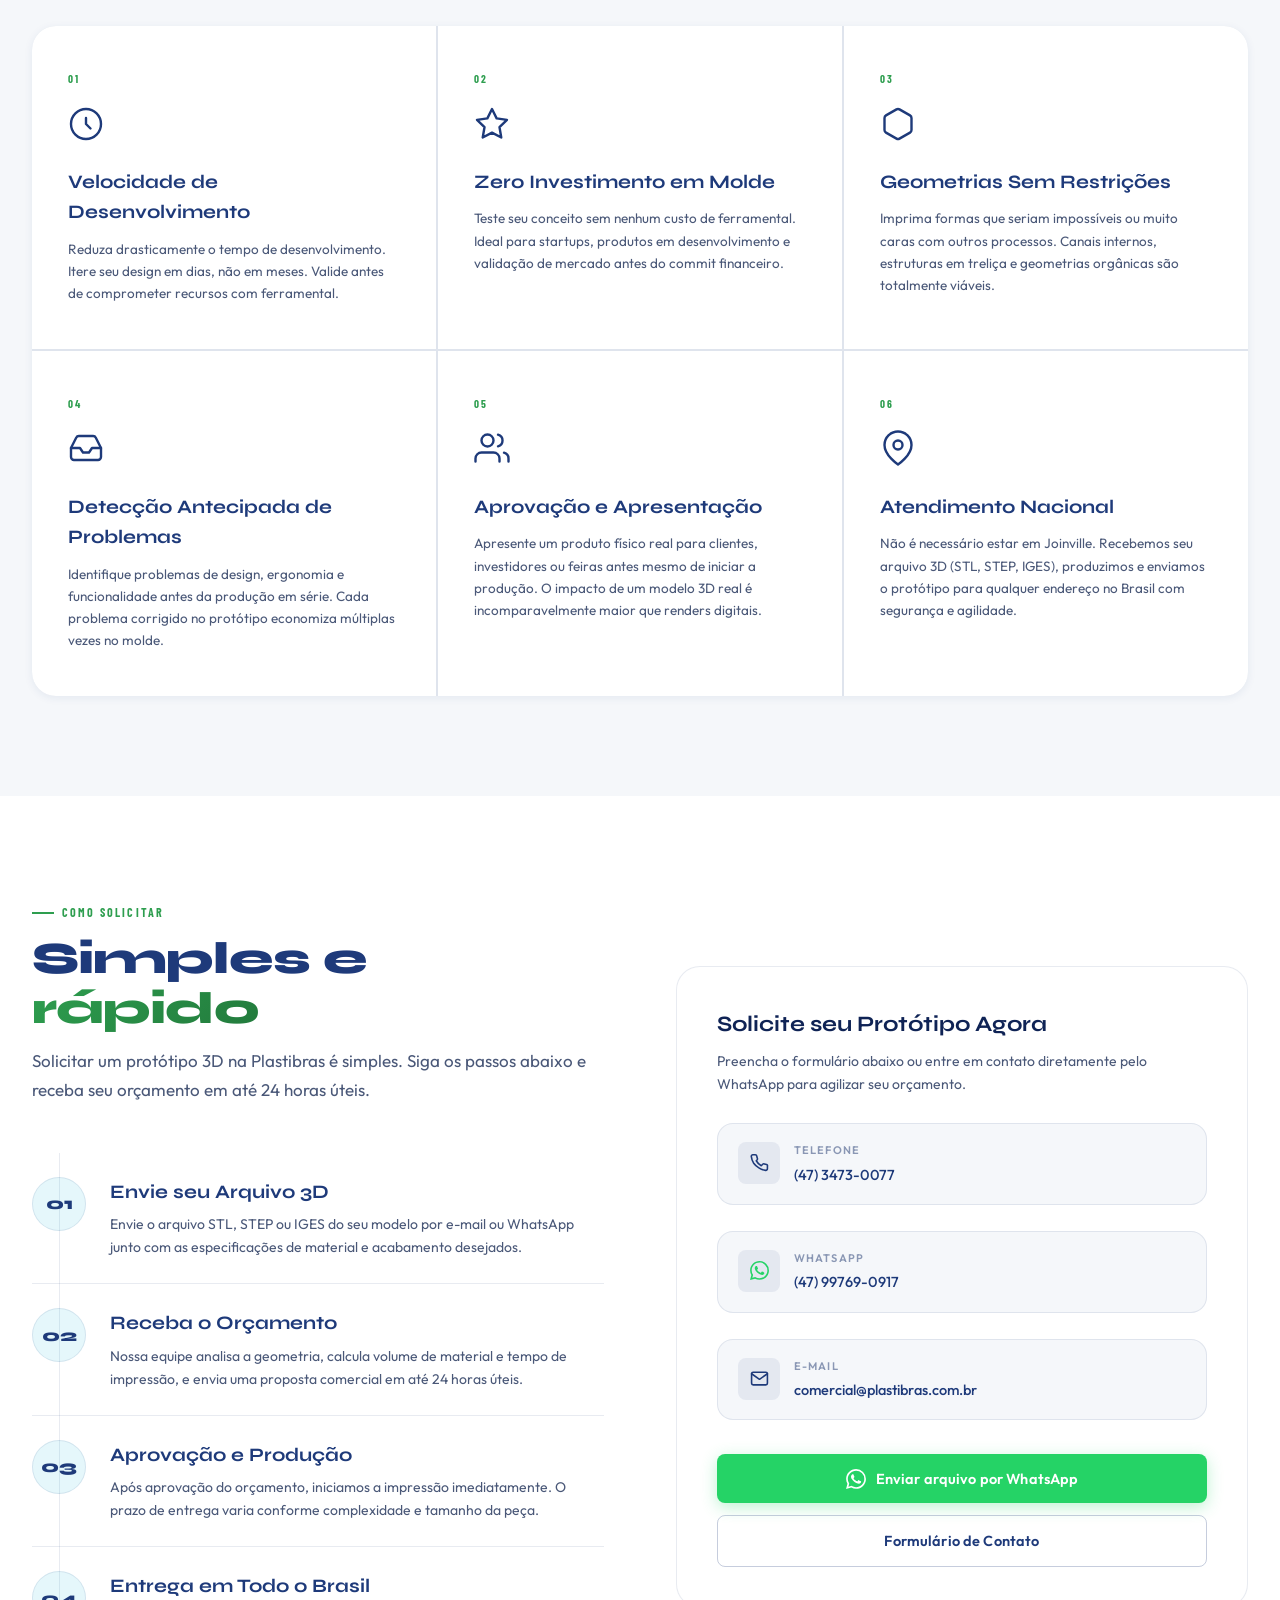
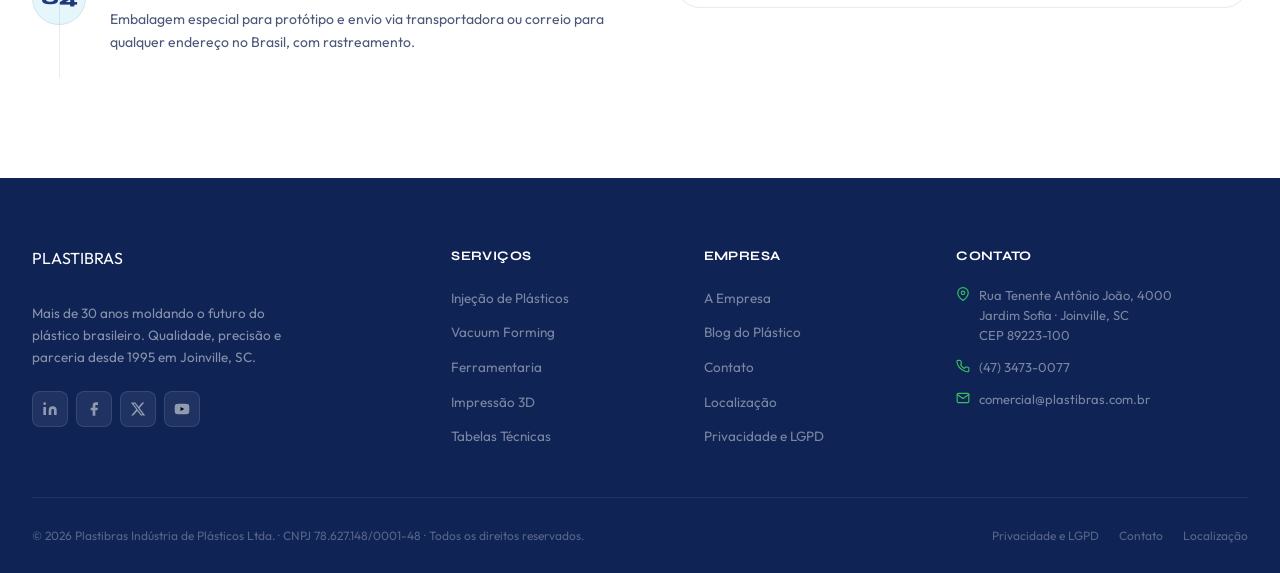
<file: impressao-3d.html>
<!DOCTYPE html>
<html lang="pt-BR">
<head>
  <meta charset="UTF-8">
  <meta name="viewport" content="width=device-width, initial-scale=1.0">
  <meta name="description" content="Impressão 3D em Joinville SC – Plastibras. Prototipagem rápida com polímeros para validar seu produto antes do molde. Atendemos todo o Brasil.">
  <title>Impressão 3D – Plastibras</title>
  <link rel="stylesheet" href="css/styles.css">
</head>
<body>
<div id="page-loader"><div class="loader-logo">PLASTI<span>BRAS</span></div><div class="loader-bar-wrap"><div class="loader-bar"></div></div></div>
<div class="cursor-dot"></div><div class="cursor-ring"></div>
<div class="noise-overlay" aria-hidden="true"></div>
<div id="nav-placeholder"></div>

<!-- PAGE HERO -->
<section class="page-hero">
  <div class="page-hero-bg"></div>
  <div class="page-hero-orb" style="background:rgba(0,245,255,0.1)" aria-hidden="true"></div>
  <canvas id="hero-canvas" class="grid-canvas" style="position:absolute;inset:0;z-index:0"></canvas>
  <div class="container page-hero-content">
    <div class="page-hero-breadcrumb">
      <a href="index.html">Início</a><span class="sep">›</span>
      <a href="#">Serviços</a><span class="sep">›</span>
      <span>Impressão 3D</span>
    </div>
    <div class="section-tag">Prototipagem Rápida</div>
    <h1 class="page-hero-title">Impressão <span style="color:var(--accent-cyan)">3D</span></h1>
    <p class="page-hero-desc">Prototipe seu produto com polímeros antes de investir no molde definitivo. Rapidez, liberdade de design e custos acessíveis para qualquer fase do desenvolvimento. Atendemos todo o Brasil.</p>
    <div style="margin-top:32px;display:flex;gap:12px;flex-wrap:wrap">
      <a href="contato.html" class="btn btn-primary btn-lg">Solicitar Orçamento
        <svg width="18" height="18" viewBox="0 0 24 24" fill="none" stroke="currentColor" stroke-width="2.5" stroke-linecap="round" stroke-linejoin="round"><path d="M5 12h14"/><path d="m12 5 7 7-7 7"/></svg>
      </a>
      <a href="https://wa.me/5547997690917?text=Olá!%20Gostaria%20de%20um%20orçamento%20de%20impressão%203D." class="btn btn-whatsapp btn-lg" target="_blank" rel="noopener">
        <svg width="20" height="20" viewBox="0 0 24 24" fill="currentColor"><path d="M17.472 14.382c-.297-.149-1.758-.867-2.03-.967-.273-.099-.471-.148-.67.15-.197.297-.767.966-.94 1.164-.173.199-.347.223-.644.075-.297-.15-1.255-.463-2.39-1.475-.883-.788-1.48-1.761-1.653-2.059-.173-.297-.018-.458.13-.606.134-.133.298-.347.446-.52.149-.174.198-.298.298-.497.099-.198.05-.371-.025-.52-.075-.149-.669-1.612-.916-2.207-.242-.579-.487-.5-.669-.51-.173-.008-.371-.01-.57-.01-.198 0-.52.074-.792.372-.272.297-1.04 1.016-1.04 2.479 0 1.462 1.065 2.875 1.213 3.074.149.198 2.096 3.2 5.077 4.487.709.306 1.262.489 1.694.625.712.227 1.36.195 1.871.118.571-.085 1.758-.719 2.006-1.413.248-.694.248-1.289.173-1.413-.074-.124-.272-.198-.57-.347m-5.421 7.403h-.004a9.87 9.87 0 0 1-5.031-1.378l-.361-.214-3.741.982.998-3.648-.235-.374a9.86 9.86 0 0 1-1.51-5.26c.001-5.45 4.436-9.884 9.888-9.884 2.64 0 5.122 1.03 6.988 2.898a9.825 9.825 0 0 1 2.893 6.994c-.003 5.45-4.437 9.884-9.885 9.884m8.413-18.297A11.815 11.815 0 0 0 12.05 0C5.495 0 .16 5.335.157 11.892c0 2.096.547 4.142 1.588 5.945L.057 24l6.305-1.654a11.882 11.882 0 0 0 5.683 1.448h.005c6.554 0 11.89-5.335 11.893-11.893a11.821 11.821 0 0 0-3.48-8.413Z"/></svg>
        Orçamento via WhatsApp
      </a>
    </div>
  </div>
</section>

<!-- MAIN CONTENT -->
<section class="section">
  <div class="container">
    <div class="content-section">
      <div class="reveal-left">
        <div class="content-image">
          <img src="images/impressao-3d-joinville.jpg"
               alt="Impressão 3D – Plastibras Joinville SC" loading="lazy"
               style="width:100%;height:100%;object-fit:cover">
          <div class="content-image-overlay" style="background:linear-gradient(135deg,rgba(0,180,216,0.2),transparent)"></div>
        </div>
      </div>
      <div class="reveal-right">
        <div class="section-tag">O Serviço</div>
        <h2 class="section-title">Protótipo antes do <span class="highlight">molde definitivo</span></h2>
        <p style="font-size:15px;color:var(--text-2);line-height:1.7;margin-bottom:16px">
          A impressão 3D com polímeros permite que você visualize, teste e valide fisicamente seu produto antes de qualquer investimento em ferramental de injeção ou vacuum forming.
        </p>
        <p style="font-size:15px;color:var(--text-2);line-height:1.7;margin-bottom:16px">
          Com a impressão 3D, é possível criar protótipos em tamanho real, testar encaixe e funcionalidade, realizar testes de mercado e fazer iterações rápidas de design – tudo com velocidade e custo incompatíveis com processos tradicionais.
        </p>
        <p style="font-size:15px;color:var(--text-2);line-height:1.7">
          Atendemos clientes de todo o Brasil, com envio via transportadora. O custo depende da complexidade, volume do modelo e material escolhido – solicite seu orçamento sem compromisso.
        </p>
        <div class="highlight-box" style="margin-top:24px">
          <p>A produção é relativamente rápida comparada a outros métodos de fabricação: enquanto um molde de injeção leva de 60 a 120 dias, um protótipo 3D pode ser entregue em poucos dias úteis.</p>
        </div>
      </div>
    </div>
  </div>
</section>

<!-- BENEFITS -->
<section class="section bg-1">
  <div class="container">
    <div class="reveal" style="text-align:center;max-width:600px;margin:0 auto 56px">
      <div class="section-tag">Por que imprimir em 3D?</div>
      <h2 class="section-title">Vantagens da <span class="highlight">prototipagem 3D</span></h2>
    </div>
    <div class="why-grid">
      <div class="why-item reveal" data-delay="1">
        <div class="why-item-number">01</div>
        <div class="why-item-icon"><svg width="36" height="36" viewBox="0 0 24 24" fill="none" stroke="currentColor" stroke-width="1.6" stroke-linecap="round" stroke-linejoin="round"><circle cx="12" cy="12" r="10"/><path d="M12 8v4l3 3"/></svg></div>
        <div class="why-item-title">Velocidade de Desenvolvimento</div>
        <div class="why-item-text">Reduza drasticamente o tempo de desenvolvimento. Itere seu design em dias, não em meses. Valide antes de comprometer recursos com ferramental.</div>
      </div>
      <div class="why-item reveal" data-delay="2">
        <div class="why-item-number">02</div>
        <div class="why-item-icon"><svg width="36" height="36" viewBox="0 0 24 24" fill="none" stroke="currentColor" stroke-width="1.6" stroke-linecap="round" stroke-linejoin="round"><path d="M12 2l3.09 6.26L22 9.27l-5 4.87 1.18 6.88L12 17.77l-6.18 3.25L7 14.14 2 9.27l6.91-1.01L12 2z"/></svg></div>
        <div class="why-item-title">Zero Investimento em Molde</div>
        <div class="why-item-text">Teste seu conceito sem nenhum custo de ferramental. Ideal para startups, produtos em desenvolvimento e validação de mercado antes do commit financeiro.</div>
      </div>
      <div class="why-item reveal" data-delay="3">
        <div class="why-item-number">03</div>
        <div class="why-item-icon"><svg width="36" height="36" viewBox="0 0 24 24" fill="none" stroke="currentColor" stroke-width="1.6" stroke-linecap="round" stroke-linejoin="round"><path d="M21 16V8a2 2 0 0 0-1-1.73l-7-4a2 2 0 0 0-2 0l-7 4A2 2 0 0 0 3 8v8a2 2 0 0 0 1 1.73l7 4a2 2 0 0 0 2 0l7-4A2 2 0 0 0 21 16z"/></svg></div>
        <div class="why-item-title">Geometrias Sem Restrições</div>
        <div class="why-item-text">Imprima formas que seriam impossíveis ou muito caras com outros processos. Canais internos, estruturas em treliça e geometrias orgânicas são totalmente viáveis.</div>
      </div>
      <div class="why-item reveal" data-delay="1">
        <div class="why-item-number">04</div>
        <div class="why-item-icon"><svg width="36" height="36" viewBox="0 0 24 24" fill="none" stroke="currentColor" stroke-width="1.6" stroke-linecap="round" stroke-linejoin="round"><polyline points="22 12 16 12 14 15 10 15 8 12 2 12"/><path d="M5.45 5.11L2 12v6a2 2 0 0 0 2 2h16a2 2 0 0 0 2-2v-6l-3.45-6.89A2 2 0 0 0 16.76 4H7.24a2 2 0 0 0-1.79 1.11z"/></svg></div>
        <div class="why-item-title">Detecção Antecipada de Problemas</div>
        <div class="why-item-text">Identifique problemas de design, ergonomia e funcionalidade antes da produção em série. Cada problema corrigido no protótipo economiza múltiplas vezes no molde.</div>
      </div>
      <div class="why-item reveal" data-delay="2">
        <div class="why-item-number">05</div>
        <div class="why-item-icon"><svg width="36" height="36" viewBox="0 0 24 24" fill="none" stroke="currentColor" stroke-width="1.6" stroke-linecap="round" stroke-linejoin="round"><path d="M17 21v-2a4 4 0 0 0-4-4H5a4 4 0 0 0-4 4v2"/><circle cx="9" cy="7" r="4"/><path d="M23 21v-2a4 4 0 0 0-3-3.87"/><path d="M16 3.13a4 4 0 0 1 0 7.75"/></svg></div>
        <div class="why-item-title">Aprovação e Apresentação</div>
        <div class="why-item-text">Apresente um produto físico real para clientes, investidores ou feiras antes mesmo de iniciar a produção. O impacto de um modelo 3D real é incomparavelmente maior que renders digitais.</div>
      </div>
      <div class="why-item reveal" data-delay="3">
        <div class="why-item-number">06</div>
        <div class="why-item-icon"><svg width="36" height="36" viewBox="0 0 24 24" fill="none" stroke="currentColor" stroke-width="1.6" stroke-linecap="round" stroke-linejoin="round"><path d="M21 10c0 7-9 13-9 13s-9-6-9-13a9 9 0 0 1 18 0z"/><circle cx="12" cy="10" r="3"/></svg></div>
        <div class="why-item-title">Atendimento Nacional</div>
        <div class="why-item-text">Não é necessário estar em Joinville. Recebemos seu arquivo 3D (STL, STEP, IGES), produzimos e enviamos o protótipo para qualquer endereço no Brasil com segurança e agilidade.</div>
      </div>
    </div>
  </div>
</section>

<!-- HOW TO REQUEST -->
<section class="section">
  <div class="container">
    <div style="display:grid;grid-template-columns:1fr 1fr;gap:72px;align-items:center">
      <div class="reveal-left">
        <div class="section-tag">Como Solicitar</div>
        <h2 class="section-title">Simples e <span class="highlight">rápido</span></h2>
        <p class="section-desc" style="margin-bottom:36px">Solicitar um protótipo 3D na Plastibras é simples. Siga os passos abaixo e receba seu orçamento em até 24 horas úteis.</p>
        <div class="process-steps" style="padding-left:0">
          <div class="process-step reveal" data-delay="1" style="padding:24px 0">
            <div class="process-step-num" style="background:rgba(0,180,216,0.1)">01</div>
            <div><div class="process-step-title">Envie seu Arquivo 3D</div><div class="process-step-text">Envie o arquivo STL, STEP ou IGES do seu modelo por e-mail ou WhatsApp junto com as especificações de material e acabamento desejados.</div></div>
          </div>
          <div class="process-step reveal" data-delay="2" style="padding:24px 0;border-top:1px solid var(--card-border)">
            <div class="process-step-num" style="background:rgba(0,180,216,0.1)">02</div>
            <div><div class="process-step-title">Receba o Orçamento</div><div class="process-step-text">Nossa equipe analisa a geometria, calcula volume de material e tempo de impressão, e envia uma proposta comercial em até 24 horas úteis.</div></div>
          </div>
          <div class="process-step reveal" data-delay="3" style="padding:24px 0;border-top:1px solid var(--card-border)">
            <div class="process-step-num" style="background:rgba(0,180,216,0.1)">03</div>
            <div><div class="process-step-title">Aprovação e Produção</div><div class="process-step-text">Após aprovação do orçamento, iniciamos a impressão imediatamente. O prazo de entrega varia conforme complexidade e tamanho da peça.</div></div>
          </div>
          <div class="process-step reveal" data-delay="4" style="padding:24px 0;border-top:1px solid var(--card-border)">
            <div class="process-step-num" style="background:rgba(0,180,216,0.1)">04</div>
            <div><div class="process-step-title">Entrega em Todo o Brasil</div><div class="process-step-text">Embalagem especial para protótipo e envio via transportadora ou correio para qualquer endereço no Brasil, com rastreamento.</div></div>
          </div>
        </div>
      </div>
      <div class="reveal-right">
        <div style="background:var(--card);border:1px solid var(--card-border);border-radius:var(--radius-lg);padding:40px">
          <h3 style="font-family:var(--font-display);font-size:22px;font-weight:700;color:var(--text-1);margin-bottom:8px">Solicite seu Protótipo Agora</h3>
          <p style="font-size:14px;color:var(--text-2);margin-bottom:28px">Preencha o formulário abaixo ou entre em contato diretamente pelo WhatsApp para agilizar seu orçamento.</p>
          <div style="display:flex;flex-direction:column;gap:16px">
            <div class="contact-info-item">
              <div class="contact-info-icon"><svg viewBox="0 0 24 24" fill="none" stroke="currentColor" stroke-width="2" stroke-linecap="round" stroke-linejoin="round"><path d="M22 16.92v3a2 2 0 0 1-2.18 2 19.79 19.79 0 0 1-8.63-3.07A19.5 19.5 0 0 1 4.69 13a19.79 19.79 0 0 1-3.07-8.67A2 2 0 0 1 3.6 2.22h3a2 2 0 0 1 2 1.72c.127.96.361 1.903.7 2.81a2 2 0 0 1-.45 2.11L7.91 9.79a16 16 0 0 0 6.29 6.29l1.85-1.85a2 2 0 0 1 2.11-.45c.907.339 1.85.573 2.81.7A2 2 0 0 1 22 16.92z"/></svg></div>
              <div><div class="contact-info-label">Telefone</div><div class="contact-info-value"><a href="tel:+554734730077">(47) 3473-0077</a></div></div>
            </div>
            <div class="contact-info-item">
              <div class="contact-info-icon"><svg viewBox="0 0 24 24" fill="currentColor" style="color:#25D366"><path d="M17.472 14.382c-.297-.149-1.758-.867-2.03-.967-.273-.099-.471-.148-.67.15-.197.297-.767.966-.94 1.164-.173.199-.347.223-.644.075-.297-.15-1.255-.463-2.39-1.475-.883-.788-1.48-1.761-1.653-2.059-.173-.297-.018-.458.13-.606.134-.133.298-.347.446-.52.149-.174.198-.298.298-.497.099-.198.05-.371-.025-.52-.075-.149-.669-1.612-.916-2.207-.242-.579-.487-.5-.669-.51-.173-.008-.371-.01-.57-.01-.198 0-.52.074-.792.372-.272.297-1.04 1.016-1.04 2.479 0 1.462 1.065 2.875 1.213 3.074.149.198 2.096 3.2 5.077 4.487.709.306 1.262.489 1.694.625.712.227 1.36.195 1.871.118.571-.085 1.758-.719 2.006-1.413.248-.694.248-1.289.173-1.413-.074-.124-.272-.198-.57-.347m-5.421 7.403h-.004a9.87 9.87 0 0 1-5.031-1.378l-.361-.214-3.741.982.998-3.648-.235-.374a9.86 9.86 0 0 1-1.51-5.26c.001-5.45 4.436-9.884 9.888-9.884 2.64 0 5.122 1.03 6.988 2.898a9.825 9.825 0 0 1 2.893 6.994c-.003 5.45-4.437 9.884-9.885 9.884m8.413-18.297A11.815 11.815 0 0 0 12.05 0C5.495 0 .16 5.335.157 11.892c0 2.096.547 4.142 1.588 5.945L.057 24l6.305-1.654a11.882 11.882 0 0 0 5.683 1.448h.005c6.554 0 11.89-5.335 11.893-11.893a11.821 11.821 0 0 0-3.48-8.413Z"/></svg></div>
              <div><div class="contact-info-label">WhatsApp</div><div class="contact-info-value"><a href="https://wa.me/5547997690917" target="_blank" rel="noopener">(47) 99769-0917</a></div></div>
            </div>
            <div class="contact-info-item">
              <div class="contact-info-icon"><svg viewBox="0 0 24 24" fill="none" stroke="currentColor" stroke-width="2" stroke-linecap="round" stroke-linejoin="round"><path d="M4 4h16c1.1 0 2 .9 2 2v12c0 1.1-.9 2-2 2H4c-1.1 0-2-.9-2-2V6c0-1.1.9-2 2-2z"/><polyline points="22,6 12,13 2,6"/></svg></div>
              <div><div class="contact-info-label">E-mail</div><div class="contact-info-value"><a href="mailto:comercial@plastibras.com.br">comercial@plastibras.com.br</a></div></div>
            </div>
          </div>
          <div style="margin-top:24px;display:flex;flex-direction:column;gap:12px">
            <a href="https://wa.me/5547997690917?text=Olá!%20Gostaria%20de%20orçamento%20de%20impressão%203D.%20Tenho%20um%20arquivo%203D%20para%20enviar." class="btn btn-whatsapp" target="_blank" rel="noopener" style="justify-content:center">
              <svg width="20" height="20" viewBox="0 0 24 24" fill="currentColor"><path d="M17.472 14.382c-.297-.149-1.758-.867-2.03-.967-.273-.099-.471-.148-.67.15-.197.297-.767.966-.94 1.164-.173.199-.347.223-.644.075-.297-.15-1.255-.463-2.39-1.475-.883-.788-1.48-1.761-1.653-2.059-.173-.297-.018-.458.13-.606.134-.133.298-.347.446-.52.149-.174.198-.298.298-.497.099-.198.05-.371-.025-.52-.075-.149-.669-1.612-.916-2.207-.242-.579-.487-.5-.669-.51-.173-.008-.371-.01-.57-.01-.198 0-.52.074-.792.372-.272.297-1.04 1.016-1.04 2.479 0 1.462 1.065 2.875 1.213 3.074.149.198 2.096 3.2 5.077 4.487.709.306 1.262.489 1.694.625.712.227 1.36.195 1.871.118.571-.085 1.758-.719 2.006-1.413.248-.694.248-1.289.173-1.413-.074-.124-.272-.198-.57-.347m-5.421 7.403h-.004a9.87 9.87 0 0 1-5.031-1.378l-.361-.214-3.741.982.998-3.648-.235-.374a9.86 9.86 0 0 1-1.51-5.26c.001-5.45 4.436-9.884 9.888-9.884 2.64 0 5.122 1.03 6.988 2.898a9.825 9.825 0 0 1 2.893 6.994c-.003 5.45-4.437 9.884-9.885 9.884m8.413-18.297A11.815 11.815 0 0 0 12.05 0C5.495 0 .16 5.335.157 11.892c0 2.096.547 4.142 1.588 5.945L.057 24l6.305-1.654a11.882 11.882 0 0 0 5.683 1.448h.005c6.554 0 11.89-5.335 11.893-11.893a11.821 11.821 0 0 0-3.48-8.413Z"/></svg>
              Enviar arquivo por WhatsApp
            </a>
            <a href="contato.html" class="btn btn-outline" style="justify-content:center">Formulário de Contato</a>
          </div>
        </div>
      </div>
    </div>
  </div>
</section>

<div id="footer-placeholder"></div>
<script src="js/components.js"></script>
<script src="js/main.js"></script>
</body>
</html>
</file>
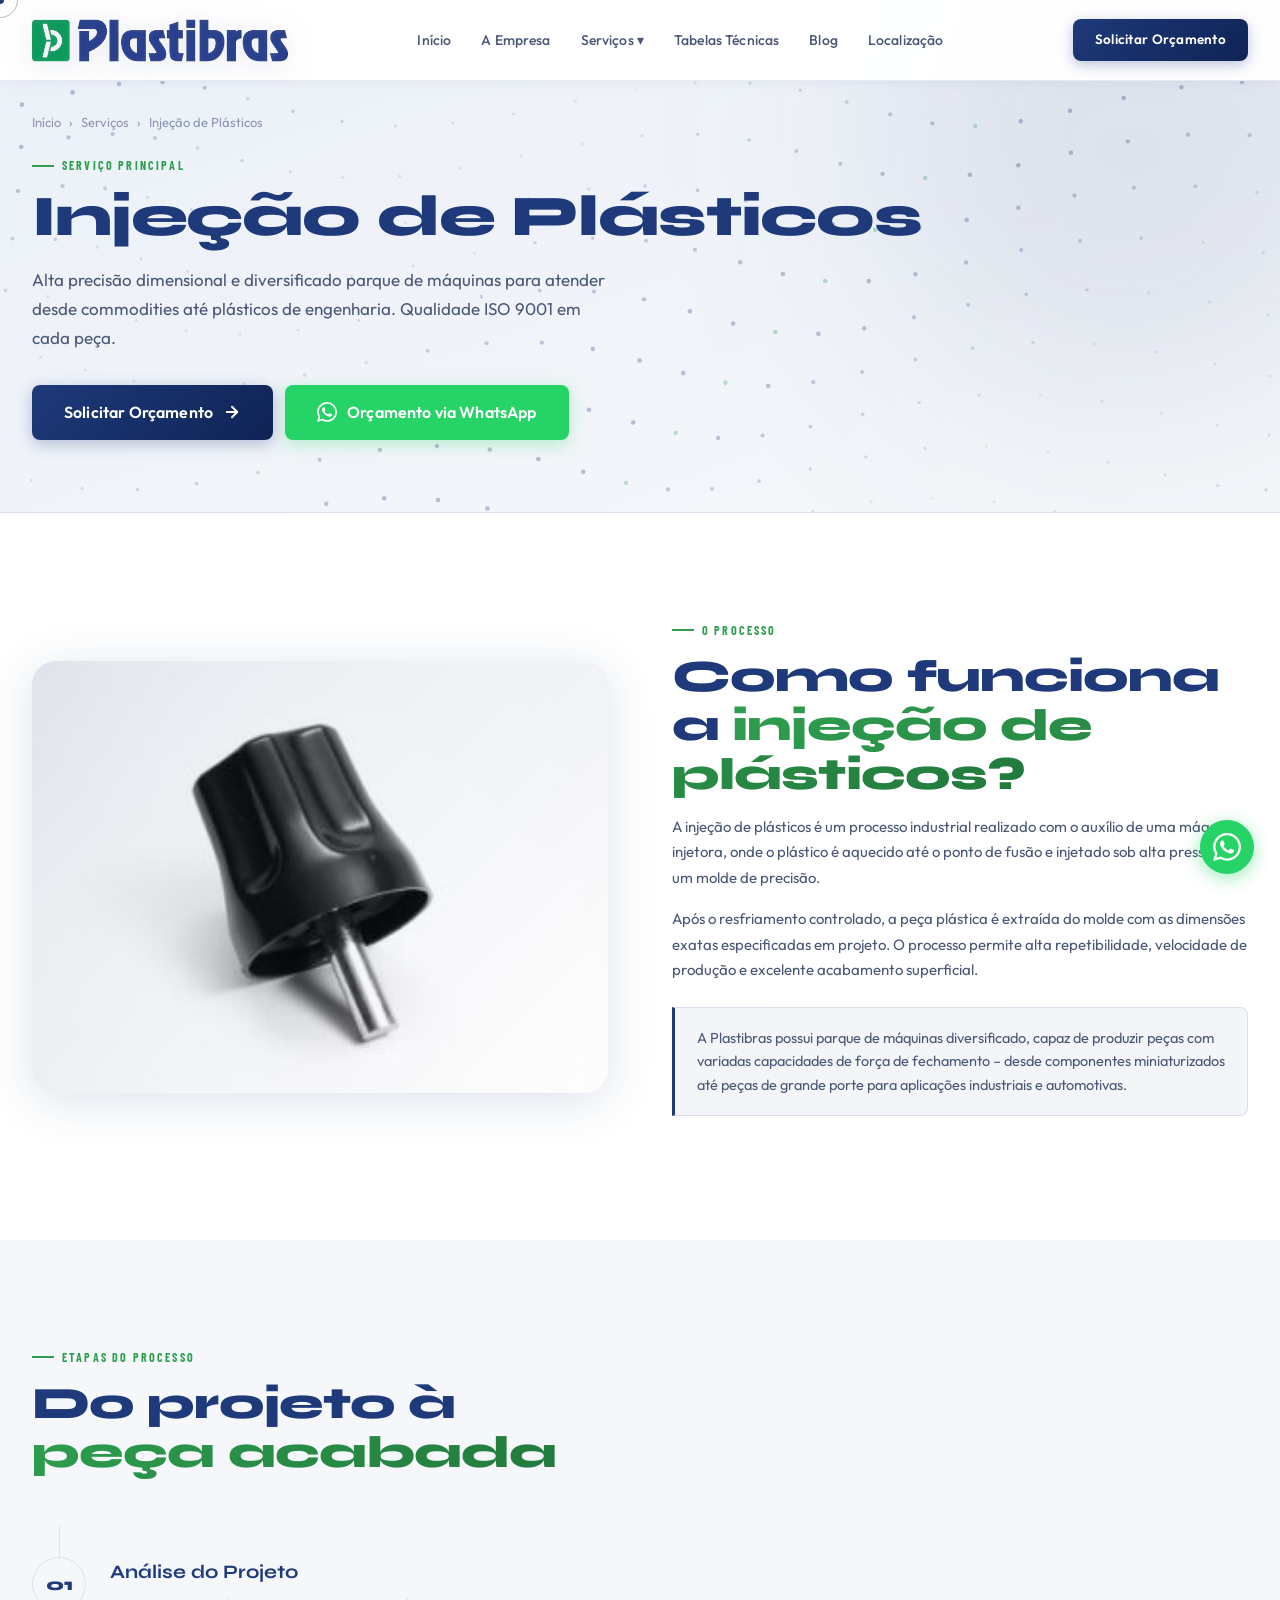
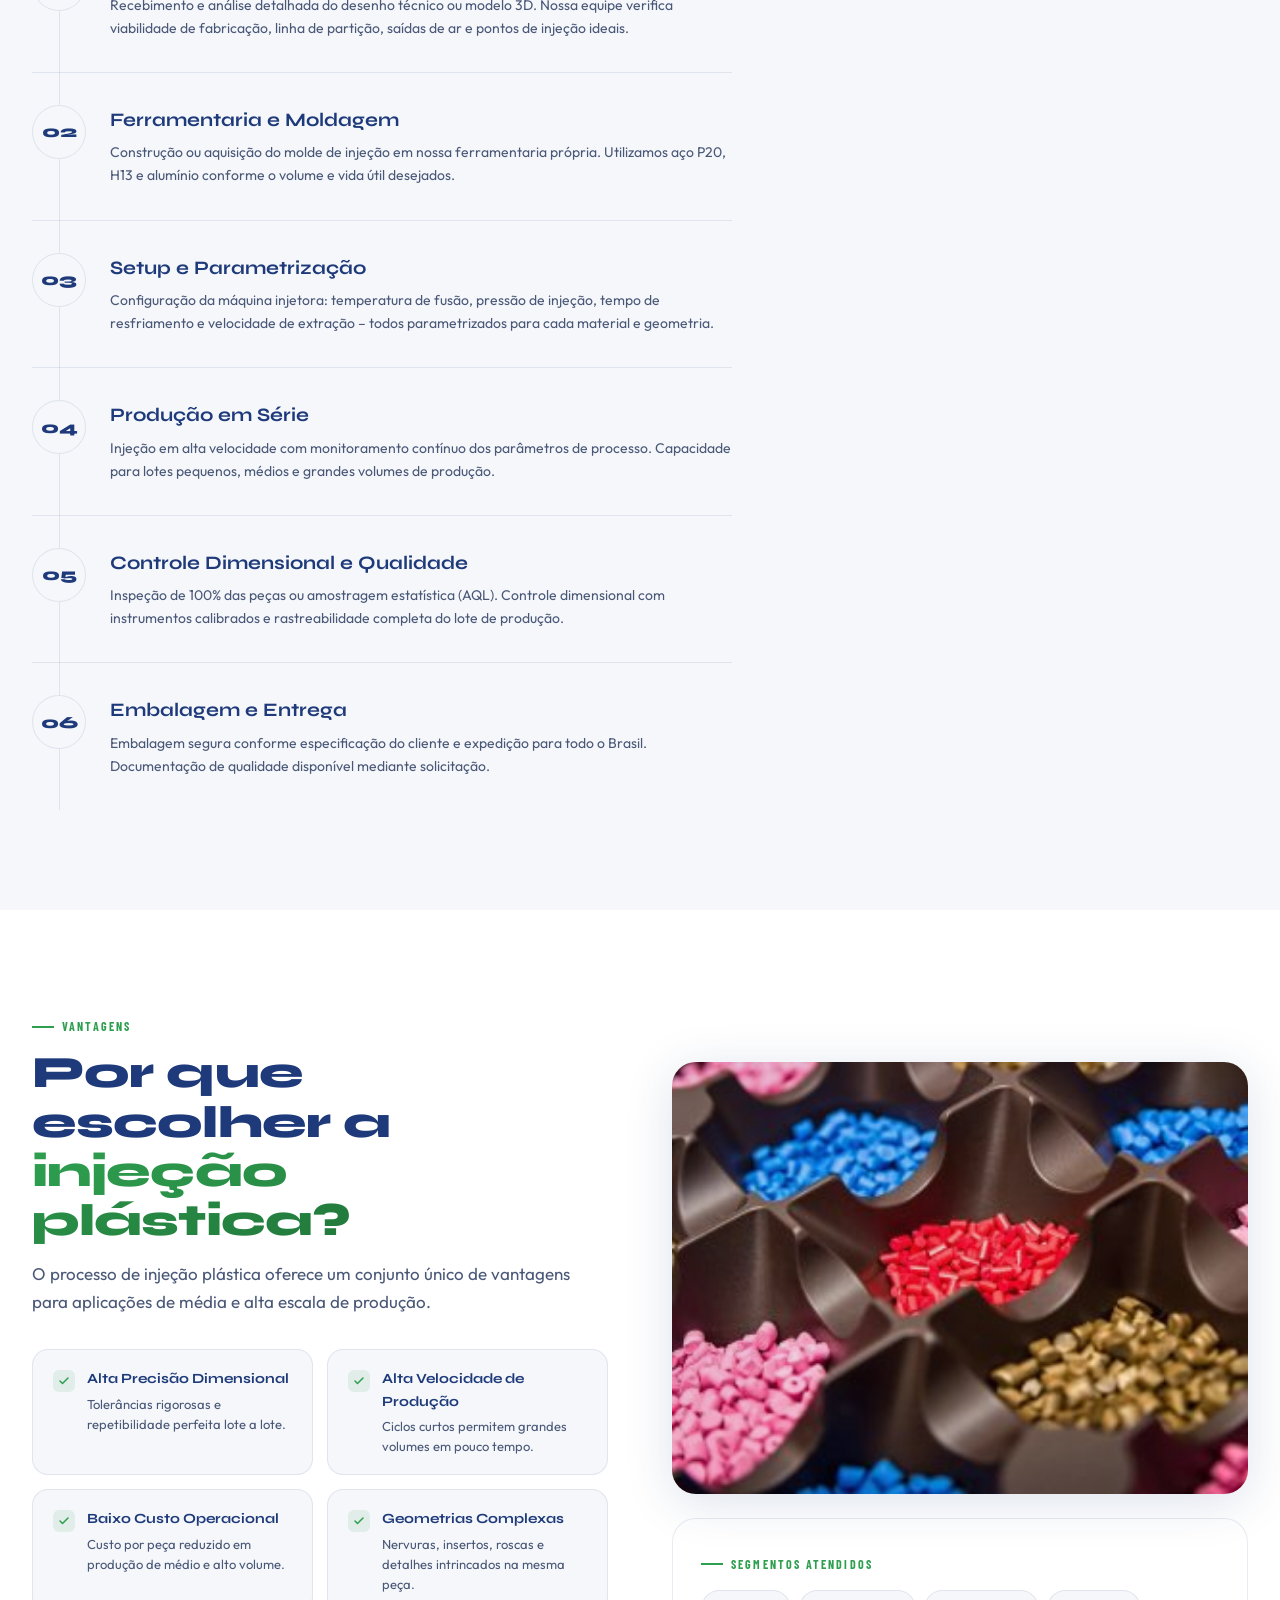
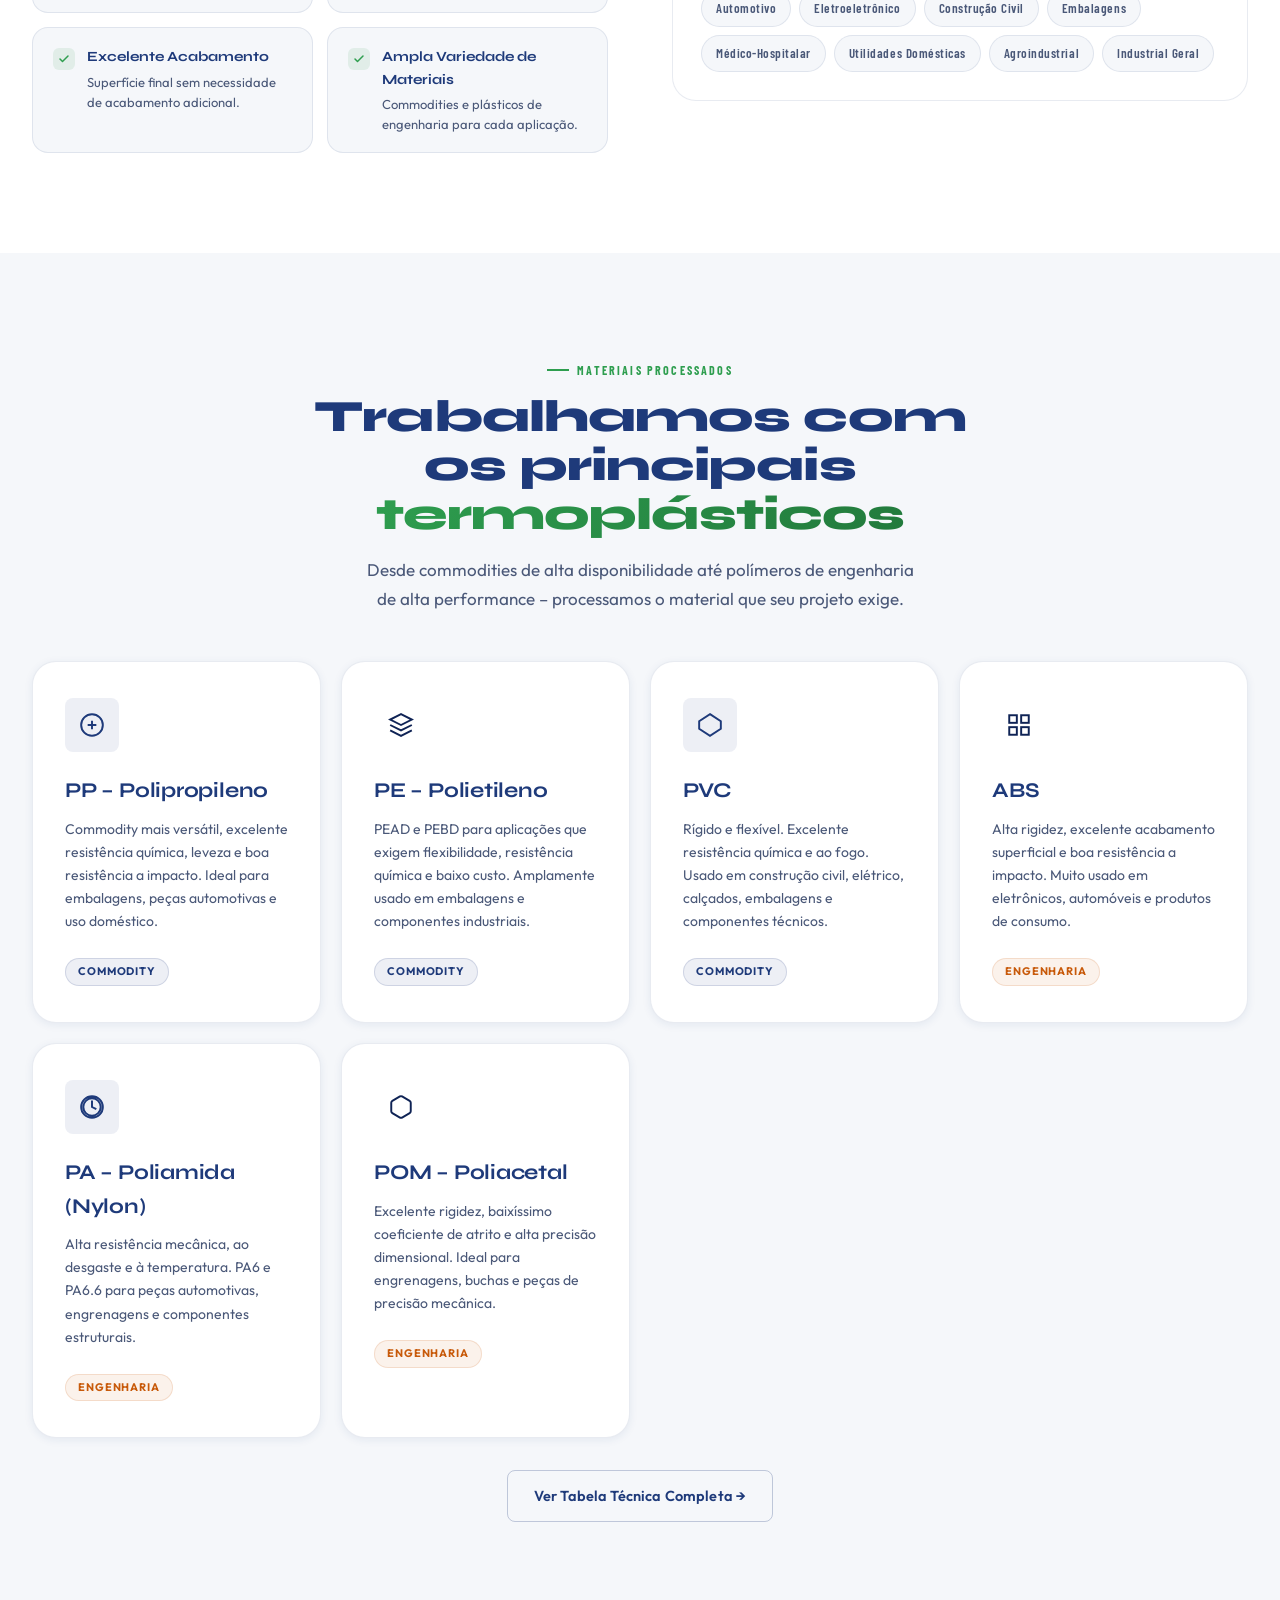
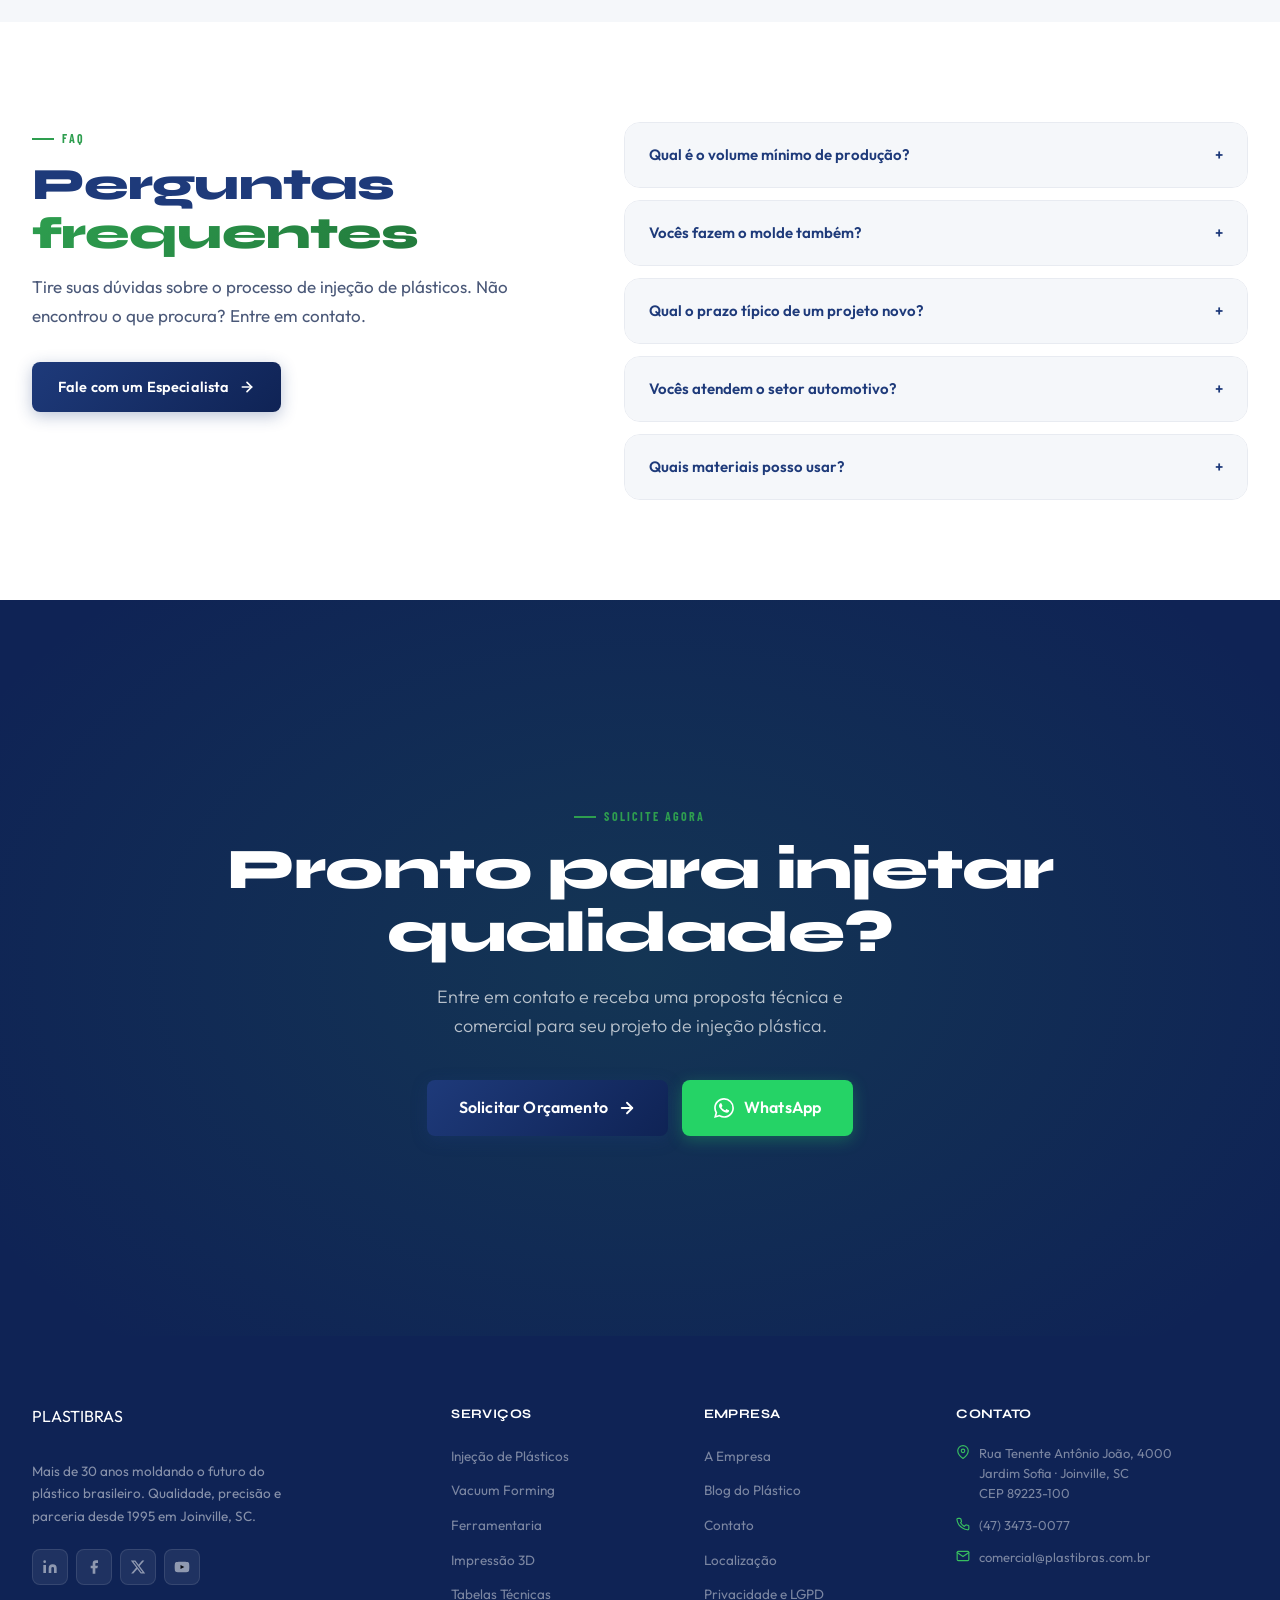
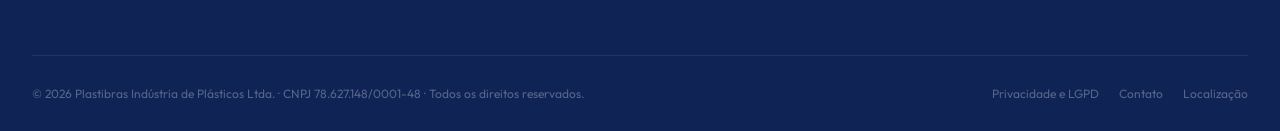
<file: injecao.html>
<!DOCTYPE html>
<html lang="pt-BR">
<head>
  <meta charset="UTF-8">
  <meta name="viewport" content="width=device-width, initial-scale=1.0">
  <meta name="description" content="Injeção de plásticos em Joinville SC – Plastibras. Precisão, qualidade ISO 9001 e parque de máquinas diversificado para PP, PE, PVC, ABS, PA e plásticos de engenharia.">
  <title>Injeção de Plásticos – Plastibras</title>
  <link rel="stylesheet" href="css/styles.css">
</head>
<body>
<div id="page-loader"><div class="loader-logo">PLASTI<span>BRAS</span></div><div class="loader-bar-wrap"><div class="loader-bar"></div></div></div>
<div class="cursor-dot"></div><div class="cursor-ring"></div>
<div class="noise-overlay" aria-hidden="true"></div>
<div id="nav-placeholder"></div>

<!-- PAGE HERO -->
<section class="page-hero">
  <div class="page-hero-bg"></div>
  <div class="page-hero-orb" aria-hidden="true"></div>
  <canvas id="hero-canvas" class="grid-canvas" style="position:absolute;inset:0;z-index:0"></canvas>
  <div class="container page-hero-content">
    <div class="page-hero-breadcrumb">
      <a href="index.html">Início</a><span class="sep">›</span>
      <a href="#">Serviços</a><span class="sep">›</span>
      <span>Injeção de Plásticos</span>
    </div>
    <div class="section-tag">Serviço Principal</div>
    <h1 class="page-hero-title">Injeção de <span style="color:var(--accent-cyan)">Plásticos</span></h1>
    <p class="page-hero-desc">Alta precisão dimensional e diversificado parque de máquinas para atender desde commodities até plásticos de engenharia. Qualidade ISO 9001 em cada peça.</p>
    <div style="margin-top:32px;display:flex;gap:12px;flex-wrap:wrap">
      <a href="contato.html" class="btn btn-primary btn-lg">Solicitar Orçamento
        <svg width="18" height="18" viewBox="0 0 24 24" fill="none" stroke="currentColor" stroke-width="2.5" stroke-linecap="round" stroke-linejoin="round"><path d="M5 12h14"/><path d="m12 5 7 7-7 7"/></svg>
      </a>
      <a href="https://wa.me/5547997690917?text=Olá!%20Gostaria%20de%20um%20orçamento%20para%20injeção%20de%20plásticos." class="btn btn-whatsapp btn-lg" target="_blank" rel="noopener">
        <svg width="20" height="20" viewBox="0 0 24 24" fill="currentColor"><path d="M17.472 14.382c-.297-.149-1.758-.867-2.03-.967-.273-.099-.471-.148-.67.15-.197.297-.767.966-.94 1.164-.173.199-.347.223-.644.075-.297-.15-1.255-.463-2.39-1.475-.883-.788-1.48-1.761-1.653-2.059-.173-.297-.018-.458.13-.606.134-.133.298-.347.446-.52.149-.174.198-.298.298-.497.099-.198.05-.371-.025-.52-.075-.149-.669-1.612-.916-2.207-.242-.579-.487-.5-.669-.51-.173-.008-.371-.01-.57-.01-.198 0-.52.074-.792.372-.272.297-1.04 1.016-1.04 2.479 0 1.462 1.065 2.875 1.213 3.074.149.198 2.096 3.2 5.077 4.487.709.306 1.262.489 1.694.625.712.227 1.36.195 1.871.118.571-.085 1.758-.719 2.006-1.413.248-.694.248-1.289.173-1.413-.074-.124-.272-.198-.57-.347m-5.421 7.403h-.004a9.87 9.87 0 0 1-5.031-1.378l-.361-.214-3.741.982.998-3.648-.235-.374a9.86 9.86 0 0 1-1.51-5.26c.001-5.45 4.436-9.884 9.888-9.884 2.64 0 5.122 1.03 6.988 2.898a9.825 9.825 0 0 1 2.893 6.994c-.003 5.45-4.437 9.884-9.885 9.884m8.413-18.297A11.815 11.815 0 0 0 12.05 0C5.495 0 .16 5.335.157 11.892c0 2.096.547 4.142 1.588 5.945L.057 24l6.305-1.654a11.882 11.882 0 0 0 5.683 1.448h.005c6.554 0 11.89-5.335 11.893-11.893a11.821 11.821 0 0 0-3.48-8.413Z"/></svg>
        Orçamento via WhatsApp
      </a>
    </div>
  </div>
</section>

<!-- ABOUT PROCESS -->
<section class="section">
  <div class="container">
    <div class="content-section">
      <div class="reveal-left">
        <div class="content-image">
          <img src="images/injecao_plasticos_plastibras-1-300x231.jpg"
               alt="Injeção de plásticos Plastibras Joinville" loading="lazy"
               style="width:100%;height:100%;object-fit:cover">
          <div class="content-image-overlay"></div>
        </div>
      </div>
      <div class="reveal-right">
        <div class="section-tag">O Processo</div>
        <h2 class="section-title">Como funciona a <span class="highlight">injeção de plásticos?</span></h2>
        <p style="font-size:15px;color:var(--text-2);line-height:1.7;margin-bottom:16px">
          A injeção de plásticos é um processo industrial realizado com o auxílio de uma máquina injetora, onde o plástico é aquecido até o ponto de fusão e injetado sob alta pressão em um molde de precisão.
        </p>
        <p style="font-size:15px;color:var(--text-2);line-height:1.7;margin-bottom:16px">
          Após o resfriamento controlado, a peça plástica é extraída do molde com as dimensões exatas especificadas em projeto. O processo permite alta repetibilidade, velocidade de produção e excelente acabamento superficial.
        </p>
        <div class="highlight-box">
          <p>A Plastibras possui parque de máquinas diversificado, capaz de produzir peças com variadas capacidades de força de fechamento – desde componentes miniaturizados até peças de grande porte para aplicações industriais e automotivas.</p>
        </div>
      </div>
    </div>
  </div>
</section>

<!-- PROCESS STEPS -->
<section class="section bg-1">
  <div class="container">
    <div class="reveal" style="max-width:600px">
      <div class="section-tag">Etapas do Processo</div>
      <h2 class="section-title">Do projeto à <span class="highlight">peça acabada</span></h2>
    </div>
    <div class="process-steps" style="max-width:700px">
      <div class="process-step reveal" data-delay="1">
        <div class="process-step-num">01</div>
        <div>
          <div class="process-step-title">Análise do Projeto</div>
          <div class="process-step-text">Recebimento e análise detalhada do desenho técnico ou modelo 3D. Nossa equipe verifica viabilidade de fabricação, linha de partição, saídas de ar e pontos de injeção ideais.</div>
        </div>
      </div>
      <div class="process-step reveal" data-delay="2">
        <div class="process-step-num">02</div>
        <div>
          <div class="process-step-title">Ferramentaria e Moldagem</div>
          <div class="process-step-text">Construção ou aquisição do molde de injeção em nossa ferramentaria própria. Utilizamos aço P20, H13 e alumínio conforme o volume e vida útil desejados.</div>
        </div>
      </div>
      <div class="process-step reveal" data-delay="3">
        <div class="process-step-num">03</div>
        <div>
          <div class="process-step-title">Setup e Parametrização</div>
          <div class="process-step-text">Configuração da máquina injetora: temperatura de fusão, pressão de injeção, tempo de resfriamento e velocidade de extração – todos parametrizados para cada material e geometria.</div>
        </div>
      </div>
      <div class="process-step reveal" data-delay="4">
        <div class="process-step-num">04</div>
        <div>
          <div class="process-step-title">Produção em Série</div>
          <div class="process-step-text">Injeção em alta velocidade com monitoramento contínuo dos parâmetros de processo. Capacidade para lotes pequenos, médios e grandes volumes de produção.</div>
        </div>
      </div>
      <div class="process-step reveal" data-delay="5">
        <div class="process-step-num">05</div>
        <div>
          <div class="process-step-title">Controle Dimensional e Qualidade</div>
          <div class="process-step-text">Inspeção de 100% das peças ou amostragem estatística (AQL). Controle dimensional com instrumentos calibrados e rastreabilidade completa do lote de produção.</div>
        </div>
      </div>
      <div class="process-step reveal" data-delay="6">
        <div class="process-step-num">06</div>
        <div>
          <div class="process-step-title">Embalagem e Entrega</div>
          <div class="process-step-text">Embalagem segura conforme especificação do cliente e expedição para todo o Brasil. Documentação de qualidade disponível mediante solicitação.</div>
        </div>
      </div>
    </div>
  </div>
</section>

<!-- ADVANTAGES -->
<section class="section">
  <div class="container">
    <div class="content-section">
      <div class="reveal-left">
        <div class="section-tag">Vantagens</div>
        <h2 class="section-title">Por que escolher a <span class="highlight">injeção plástica?</span></h2>
        <p class="section-desc" style="margin-bottom:32px">O processo de injeção plástica oferece um conjunto único de vantagens para aplicações de média e alta escala de produção.</p>
        <div class="advantages-grid">
          <div class="advantage-item">
            <div class="advantage-check"><svg viewBox="0 0 24 24" fill="none" stroke="currentColor" stroke-width="3" stroke-linecap="round" stroke-linejoin="round"><polyline points="20 6 9 17 4 12"/></svg></div>
            <div><div class="advantage-title">Alta Precisão Dimensional</div><div class="advantage-text">Tolerâncias rigorosas e repetibilidade perfeita lote a lote.</div></div>
          </div>
          <div class="advantage-item">
            <div class="advantage-check"><svg viewBox="0 0 24 24" fill="none" stroke="currentColor" stroke-width="3" stroke-linecap="round" stroke-linejoin="round"><polyline points="20 6 9 17 4 12"/></svg></div>
            <div><div class="advantage-title">Alta Velocidade de Produção</div><div class="advantage-text">Ciclos curtos permitem grandes volumes em pouco tempo.</div></div>
          </div>
          <div class="advantage-item">
            <div class="advantage-check"><svg viewBox="0 0 24 24" fill="none" stroke="currentColor" stroke-width="3" stroke-linecap="round" stroke-linejoin="round"><polyline points="20 6 9 17 4 12"/></svg></div>
            <div><div class="advantage-title">Baixo Custo Operacional</div><div class="advantage-text">Custo por peça reduzido em produção de médio e alto volume.</div></div>
          </div>
          <div class="advantage-item">
            <div class="advantage-check"><svg viewBox="0 0 24 24" fill="none" stroke="currentColor" stroke-width="3" stroke-linecap="round" stroke-linejoin="round"><polyline points="20 6 9 17 4 12"/></svg></div>
            <div><div class="advantage-title">Geometrias Complexas</div><div class="advantage-text">Nervuras, insertos, roscas e detalhes intrincados na mesma peça.</div></div>
          </div>
          <div class="advantage-item">
            <div class="advantage-check"><svg viewBox="0 0 24 24" fill="none" stroke="currentColor" stroke-width="3" stroke-linecap="round" stroke-linejoin="round"><polyline points="20 6 9 17 4 12"/></svg></div>
            <div><div class="advantage-title">Excelente Acabamento</div><div class="advantage-text">Superfície final sem necessidade de acabamento adicional.</div></div>
          </div>
          <div class="advantage-item">
            <div class="advantage-check"><svg viewBox="0 0 24 24" fill="none" stroke="currentColor" stroke-width="3" stroke-linecap="round" stroke-linejoin="round"><polyline points="20 6 9 17 4 12"/></svg></div>
            <div><div class="advantage-title">Ampla Variedade de Materiais</div><div class="advantage-text">Commodities e plásticos de engenharia para cada aplicação.</div></div>
          </div>
        </div>
      </div>
      <div class="reveal-right">
        <div class="content-image">
          <img src="images/injecao-de-plasticos-especiais-pvc-polietileno-polipropileno-plastibras-joinville-300x225.jpg"
               alt="Peças de injeção de plásticos especiais – Plastibras" loading="lazy"
               style="width:100%;height:100%;object-fit:cover">
          <div class="content-image-overlay"></div>
        </div>
        <div style="margin-top:24px;padding:28px;background:var(--card);border:1px solid var(--card-border);border-radius:var(--radius-lg)">
          <div class="section-tag" style="margin-bottom:16px">Segmentos Atendidos</div>
          <div style="display:flex;flex-wrap:wrap;gap:8px">
            <span class="material-tag">Automotivo</span>
            <span class="material-tag">Eletroeletrônico</span>
            <span class="material-tag">Construção Civil</span>
            <span class="material-tag">Embalagens</span>
            <span class="material-tag">Médico-Hospitalar</span>
            <span class="material-tag">Utilidades Domésticas</span>
            <span class="material-tag">Agroindustrial</span>
            <span class="material-tag">Industrial Geral</span>
          </div>
        </div>
      </div>
    </div>
  </div>
</section>

<!-- MATERIALS -->
<section class="section bg-1">
  <div class="container">
    <div class="reveal" style="text-align:center;max-width:700px;margin:0 auto 48px">
      <div class="section-tag">Materiais Processados</div>
      <h2 class="section-title">Trabalhamos com os principais <span class="highlight">termoplásticos</span></h2>
      <p class="section-desc" style="margin:16px auto 0">Desde commodities de alta disponibilidade até polímeros de engenharia de alta performance – processamos o material que seu projeto exige.</p>
    </div>
    <div class="services-grid" style="grid-template-columns:repeat(auto-fit,minmax(240px,1fr))">
      <div class="service-card reveal" data-delay="1">
        <div class="service-card-icon blue"><svg viewBox="0 0 24 24" fill="none" stroke="currentColor" stroke-width="1.8"><circle cx="12" cy="12" r="10"/><path d="M8 12h8"/><path d="M12 8v8"/></svg></div>
        <h3 class="service-card-title">PP – Polipropileno</h3>
        <p class="service-card-desc">Commodity mais versátil, excelente resistência química, leveza e boa resistência a impacto. Ideal para embalagens, peças automotivas e uso doméstico.</p>
        <span class="badge badge-blue">Commodity</span>
      </div>
      <div class="service-card reveal" data-delay="2">
        <div class="service-card-icon orange"><svg viewBox="0 0 24 24" fill="none" stroke="currentColor" stroke-width="1.8"><path d="M12 2L2 7l10 5 10-5-10-5z"/><path d="M2 17l10 5 10-5"/><path d="M2 12l10 5 10-5"/></svg></div>
        <h3 class="service-card-title">PE – Polietileno</h3>
        <p class="service-card-desc">PEAD e PEBD para aplicações que exigem flexibilidade, resistência química e baixo custo. Amplamente usado em embalagens e componentes industriais.</p>
        <span class="badge badge-blue">Commodity</span>
      </div>
      <div class="service-card reveal" data-delay="3">
        <div class="service-card-icon blue"><svg viewBox="0 0 24 24" fill="none" stroke="currentColor" stroke-width="1.8"><polygon points="12 2 22 8.5 22 15.5 12 22 2 15.5 2 8.5 12 2"/></svg></div>
        <h3 class="service-card-title">PVC</h3>
        <p class="service-card-desc">Rígido e flexível. Excelente resistência química e ao fogo. Usado em construção civil, elétrico, calçados, embalagens e componentes técnicos.</p>
        <span class="badge badge-blue">Commodity</span>
      </div>
      <div class="service-card reveal" data-delay="4">
        <div class="service-card-icon orange"><svg viewBox="0 0 24 24" fill="none" stroke="currentColor" stroke-width="1.8"><rect x="3" y="3" width="7" height="7"/><rect x="14" y="3" width="7" height="7"/><rect x="14" y="14" width="7" height="7"/><rect x="3" y="14" width="7" height="7"/></svg></div>
        <h3 class="service-card-title">ABS</h3>
        <p class="service-card-desc">Alta rigidez, excelente acabamento superficial e boa resistência a impacto. Muito usado em eletrônicos, automóveis e produtos de consumo.</p>
        <span class="badge badge-orange">Engenharia</span>
      </div>
      <div class="service-card reveal" data-delay="1">
        <div class="service-card-icon blue"><svg viewBox="0 0 24 24" fill="none" stroke="currentColor" stroke-width="1.8"><path d="M12 2a10 10 0 1 0 10 10A10 10 0 0 0 12 2zm0 18a8 8 0 1 1 8-8 8 8 0 0 1-8 8z"/><path d="M12 6v6l4 2"/></svg></div>
        <h3 class="service-card-title">PA – Poliamida (Nylon)</h3>
        <p class="service-card-desc">Alta resistência mecânica, ao desgaste e à temperatura. PA6 e PA6.6 para peças automotivas, engrenagens e componentes estruturais.</p>
        <span class="badge badge-orange">Engenharia</span>
      </div>
      <div class="service-card reveal" data-delay="2">
        <div class="service-card-icon orange"><svg viewBox="0 0 24 24" fill="none" stroke="currentColor" stroke-width="1.8"><path d="M21 16V8a2 2 0 0 0-1-1.73l-7-4a2 2 0 0 0-2 0l-7 4A2 2 0 0 0 3 8v8a2 2 0 0 0 1 1.73l7 4a2 2 0 0 0 2 0l7-4A2 2 0 0 0 21 16z"/></svg></div>
        <h3 class="service-card-title">POM – Poliacetal</h3>
        <p class="service-card-desc">Excelente rigidez, baixíssimo coeficiente de atrito e alta precisão dimensional. Ideal para engrenagens, buchas e peças de precisão mecânica.</p>
        <span class="badge badge-orange">Engenharia</span>
      </div>
    </div>
    <div style="text-align:center;margin-top:32px">
      <a href="tabelas-tecnicas.html" class="btn btn-outline">Ver Tabela Técnica Completa →</a>
    </div>
  </div>
</section>

<!-- FAQ -->
<section class="section">
  <div class="container">
    <div style="display:grid;grid-template-columns:1fr 1.2fr;gap:72px;align-items:start">
      <div class="reveal-left">
        <div class="section-tag">FAQ</div>
        <h2 class="section-title">Perguntas <span class="highlight">frequentes</span></h2>
        <p class="section-desc" style="margin-bottom:32px">Tire suas dúvidas sobre o processo de injeção de plásticos. Não encontrou o que procura? Entre em contato.</p>
        <a href="contato.html" class="btn btn-primary">Fale com um Especialista
          <svg width="16" height="16" viewBox="0 0 24 24" fill="none" stroke="currentColor" stroke-width="2.5" stroke-linecap="round" stroke-linejoin="round"><path d="M5 12h14"/><path d="m12 5 7 7-7 7"/></svg>
        </a>
      </div>
      <div class="reveal-right">
        <details style="border:1px solid var(--card-border);border-radius:var(--radius-md);margin-bottom:12px;overflow:hidden">
          <summary style="padding:20px 24px;cursor:pointer;font-weight:600;color:var(--text-1);font-size:15px;list-style:none;display:flex;justify-content:space-between;align-items:center;background:var(--card)">Qual é o volume mínimo de produção? <span>+</span></summary>
          <div style="padding:16px 24px;background:var(--bg-1);color:var(--text-2);font-size:14px;line-height:1.65">Trabalhamos com lotes a partir de 500 peças, mas isso varia conforme a complexidade e o material. Entre em contato para avaliar seu projeto específico.</div>
        </details>
        <details style="border:1px solid var(--card-border);border-radius:var(--radius-md);margin-bottom:12px;overflow:hidden">
          <summary style="padding:20px 24px;cursor:pointer;font-weight:600;color:var(--text-1);font-size:15px;list-style:none;display:flex;justify-content:space-between;align-items:center;background:var(--card)">Vocês fazem o molde também? <span>+</span></summary>
          <div style="padding:16px 24px;background:var(--bg-1);color:var(--text-2);font-size:14px;line-height:1.65">Sim! Temos ferramentaria própria para construção de moldes de injeção. Isso garante maior agilidade, menor custo e controle total do processo de ponta a ponta.</div>
        </details>
        <details style="border:1px solid var(--card-border);border-radius:var(--radius-md);margin-bottom:12px;overflow:hidden">
          <summary style="padding:20px 24px;cursor:pointer;font-weight:600;color:var(--text-1);font-size:15px;list-style:none;display:flex;justify-content:space-between;align-items:center;background:var(--card)">Qual o prazo típico de um projeto novo? <span>+</span></summary>
          <div style="padding:16px 24px;background:var(--bg-1);color:var(--text-2);font-size:14px;line-height:1.65">O lead time para fabricação de molde é de 60 a 120 dias dependendo da complexidade. Após aprovação do molde, a produção em série é iniciada imediatamente.</div>
        </details>
        <details style="border:1px solid var(--card-border);border-radius:var(--radius-md);margin-bottom:12px;overflow:hidden">
          <summary style="padding:20px 24px;cursor:pointer;font-weight:600;color:var(--text-1);font-size:15px;list-style:none;display:flex;justify-content:space-between;align-items:center;background:var(--card)">Vocês atendem o setor automotivo? <span>+</span></summary>
          <div style="padding:16px 24px;background:var(--bg-1);color:var(--text-2);font-size:14px;line-height:1.65">Sim. Somos fornecedores qualificados para o segmento automotivo, com rigoroso controle de qualidade, rastreabilidade e cumprimento de especificações técnicas exigentes.</div>
        </details>
        <details style="border:1px solid var(--card-border);border-radius:var(--radius-md);overflow:hidden">
          <summary style="padding:20px 24px;cursor:pointer;font-weight:600;color:var(--text-1);font-size:15px;list-style:none;display:flex;justify-content:space-between;align-items:center;background:var(--card)">Quais materiais posso usar? <span>+</span></summary>
          <div style="padding:16px 24px;background:var(--bg-1);color:var(--text-2);font-size:14px;line-height:1.65">Processamos PP, PE, PVC, ABS, PS, PA 6, PA 6.6, POM, PC, PMMA, PET, PBT, SAN e outros. Consulte nossa equipe técnica para materiais específicos.</div>
        </details>
      </div>
    </div>
  </div>
</section>

<!-- CTA -->
<section class="section cta-section bg-1">
  <div class="cta-bg"><div class="cta-bg-gradient"></div></div>
  <div class="container">
    <div class="cta-inner reveal" style="text-align:center">
      <div class="section-tag" style="justify-content:center">Solicite Agora</div>
      <h2 class="cta-title">Pronto para injetar <span class="highlight">qualidade</span>?</h2>
      <p class="cta-desc">Entre em contato e receba uma proposta técnica e comercial para seu projeto de injeção plástica.</p>
      <div class="cta-actions">
        <a href="contato.html" class="btn btn-primary btn-lg">Solicitar Orçamento <svg width="18" height="18" viewBox="0 0 24 24" fill="none" stroke="currentColor" stroke-width="2.5" stroke-linecap="round" stroke-linejoin="round"><path d="M5 12h14"/><path d="m12 5 7 7-7 7"/></svg></a>
        <a href="https://wa.me/5547997690917" class="btn btn-whatsapp btn-lg" target="_blank" rel="noopener"><svg width="20" height="20" viewBox="0 0 24 24" fill="currentColor"><path d="M17.472 14.382c-.297-.149-1.758-.867-2.03-.967-.273-.099-.471-.148-.67.15-.197.297-.767.966-.94 1.164-.173.199-.347.223-.644.075-.297-.15-1.255-.463-2.39-1.475-.883-.788-1.48-1.761-1.653-2.059-.173-.297-.018-.458.13-.606.134-.133.298-.347.446-.52.149-.174.198-.298.298-.497.099-.198.05-.371-.025-.52-.075-.149-.669-1.612-.916-2.207-.242-.579-.487-.5-.669-.51-.173-.008-.371-.01-.57-.01-.198 0-.52.074-.792.372-.272.297-1.04 1.016-1.04 2.479 0 1.462 1.065 2.875 1.213 3.074.149.198 2.096 3.2 5.077 4.487.709.306 1.262.489 1.694.625.712.227 1.36.195 1.871.118.571-.085 1.758-.719 2.006-1.413.248-.694.248-1.289.173-1.413-.074-.124-.272-.198-.57-.347m-5.421 7.403h-.004a9.87 9.87 0 0 1-5.031-1.378l-.361-.214-3.741.982.998-3.648-.235-.374a9.86 9.86 0 0 1-1.51-5.26c.001-5.45 4.436-9.884 9.888-9.884 2.64 0 5.122 1.03 6.988 2.898a9.825 9.825 0 0 1 2.893 6.994c-.003 5.45-4.437 9.884-9.885 9.884m8.413-18.297A11.815 11.815 0 0 0 12.05 0C5.495 0 .16 5.335.157 11.892c0 2.096.547 4.142 1.588 5.945L.057 24l6.305-1.654a11.882 11.882 0 0 0 5.683 1.448h.005c6.554 0 11.89-5.335 11.893-11.893a11.821 11.821 0 0 0-3.48-8.413Z"/></svg> WhatsApp</a>
      </div>
    </div>
  </div>
</section>

<div id="footer-placeholder"></div>
<script src="js/components.js"></script>
<script src="js/main.js"></script>
</body>
</html>
</file>
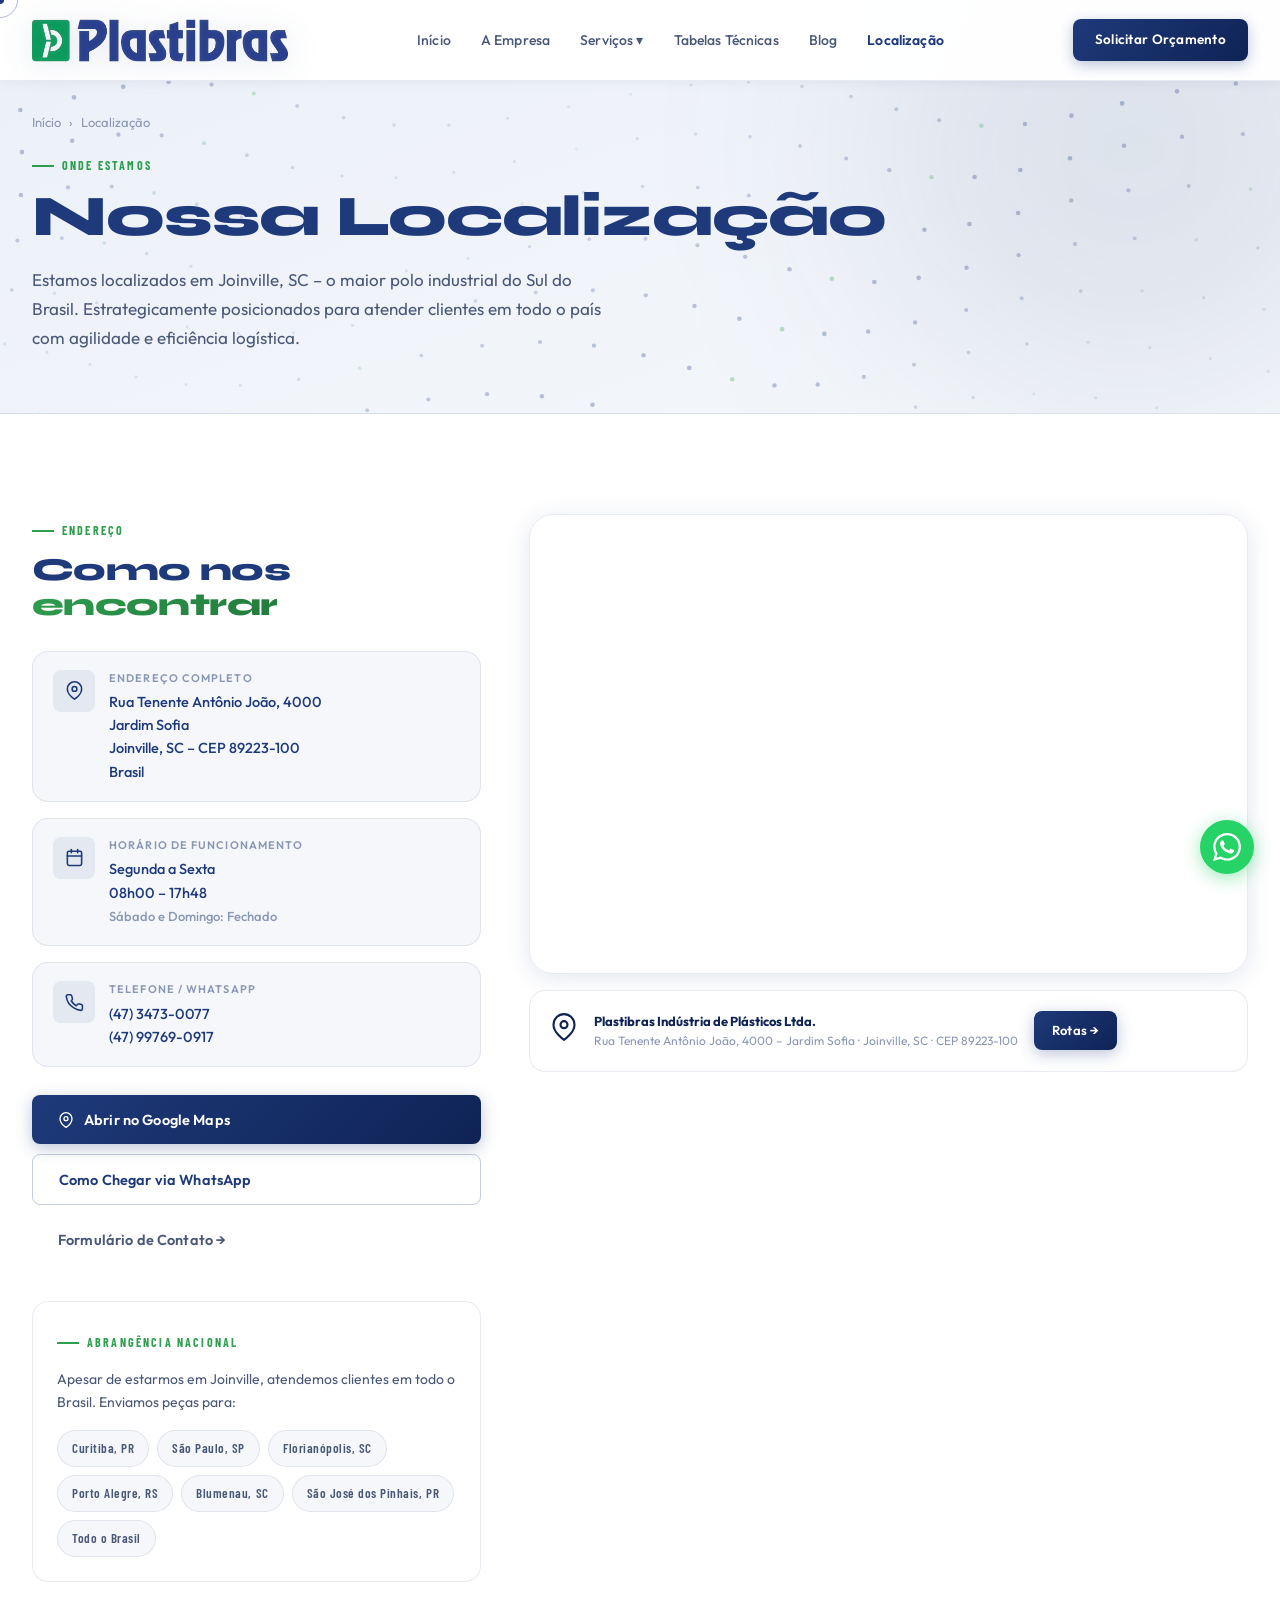
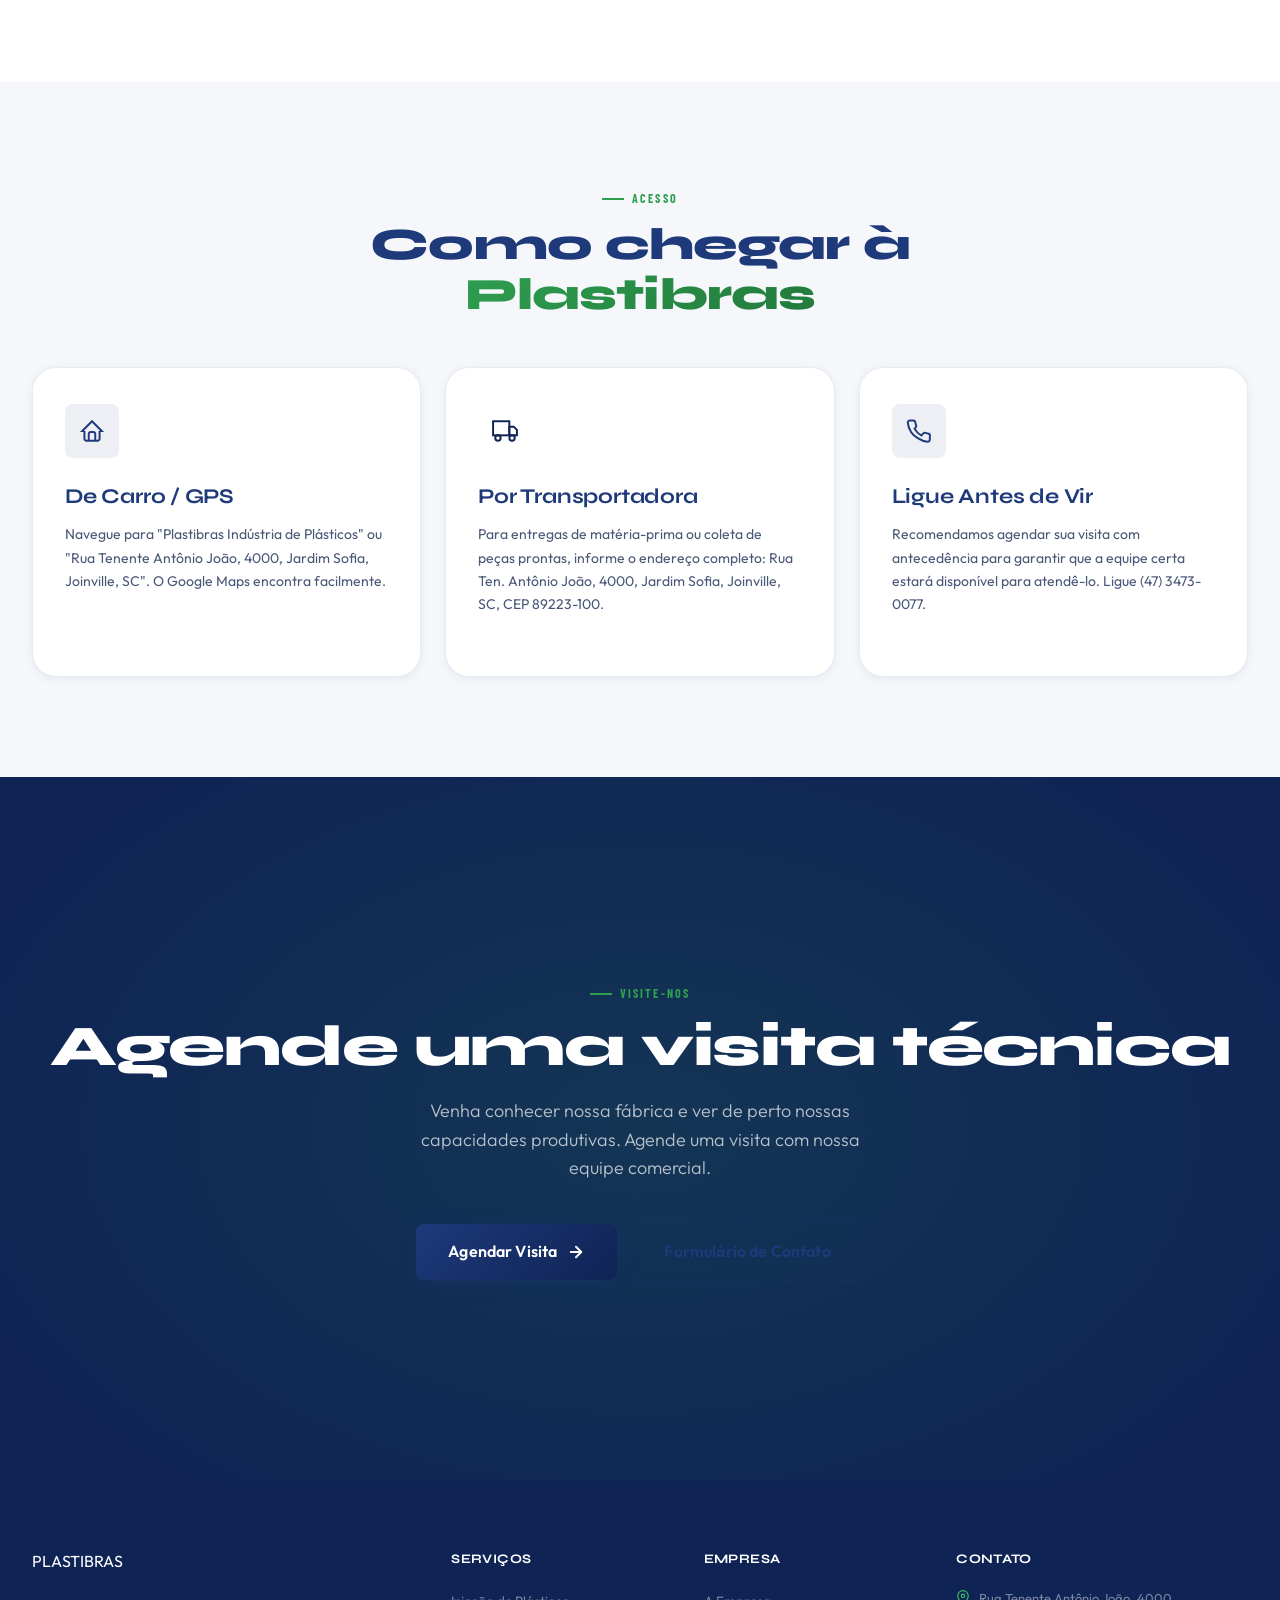
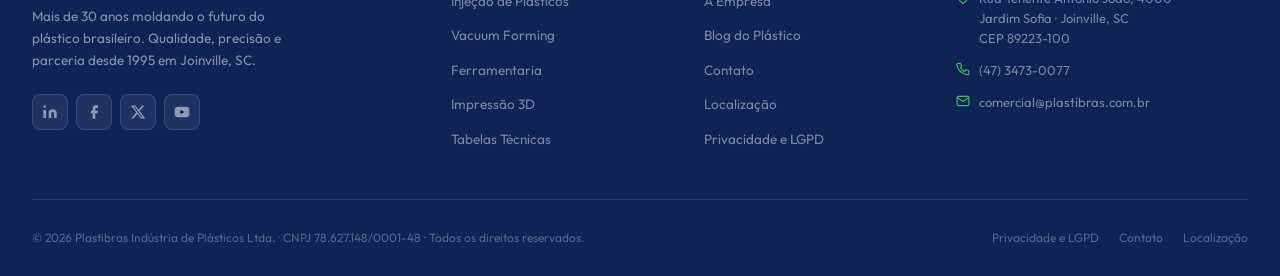
<file: localizacao.html>
<!DOCTYPE html>
<html lang="pt-BR">
<head>
  <meta charset="UTF-8">
  <meta name="viewport" content="width=device-width, initial-scale=1.0">
  <meta name="description" content="Localização Plastibras – Rua Tenente Antônio João, 4000, Jardim Sofia, Joinville SC. Como chegar, horário de funcionamento e contatos.">
  <title>Localização – Plastibras</title>
  <link rel="stylesheet" href="css/styles.css">
</head>
<body>
<div id="page-loader"><div class="loader-logo">PLASTI<span>BRAS</span></div><div class="loader-bar-wrap"><div class="loader-bar"></div></div></div>
<div class="cursor-dot"></div><div class="cursor-ring"></div>
<div class="noise-overlay" aria-hidden="true"></div>
<div id="nav-placeholder"></div>

<!-- PAGE HERO -->
<section class="page-hero" style="padding-bottom:60px">
  <div class="page-hero-bg"></div>
  <div class="page-hero-orb" aria-hidden="true"></div>
  <canvas id="hero-canvas" class="grid-canvas" style="position:absolute;inset:0;z-index:0"></canvas>
  <div class="container page-hero-content">
    <div class="page-hero-breadcrumb">
      <a href="index.html">Início</a><span class="sep">›</span>
      <span>Localização</span>
    </div>
    <div class="section-tag">Onde Estamos</div>
    <h1 class="page-hero-title">Nossa <span style="color:var(--accent-cyan)">Localização</span></h1>
    <p class="page-hero-desc">Estamos localizados em Joinville, SC – o maior polo industrial do Sul do Brasil. Estrategicamente posicionados para atender clientes em todo o país com agilidade e eficiência logística.</p>
  </div>
</section>

<!-- MAP + INFO -->
<section class="section">
  <div class="container">
    <div style="display:grid;grid-template-columns:1fr 1.6fr;gap:48px;align-items:start">
      <div class="reveal-left">
        <div class="section-tag">Endereço</div>
        <h2 class="section-title" style="font-size:32px;margin-bottom:28px">Como nos <span class="highlight">encontrar</span></h2>

        <div class="contact-info-item" style="margin-bottom:16px">
          <div class="contact-info-icon">
            <svg viewBox="0 0 24 24" fill="none" stroke="currentColor" stroke-width="2" stroke-linecap="round" stroke-linejoin="round"><path d="M21 10c0 7-9 13-9 13s-9-6-9-13a9 9 0 0 1 18 0z"/><circle cx="12" cy="10" r="3"/></svg>
          </div>
          <div>
            <div class="contact-info-label">Endereço Completo</div>
            <div class="contact-info-value">
              Rua Tenente Antônio João, 4000<br>
              Jardim Sofia<br>
              Joinville, SC – CEP 89223-100<br>
              Brasil
            </div>
          </div>
        </div>

        <div class="contact-info-item" style="margin-bottom:16px">
          <div class="contact-info-icon">
            <svg viewBox="0 0 24 24" fill="none" stroke="currentColor" stroke-width="2" stroke-linecap="round" stroke-linejoin="round"><rect x="3" y="4" width="18" height="18" rx="2" ry="2"/><line x1="16" y1="2" x2="16" y2="6"/><line x1="8" y1="2" x2="8" y2="6"/><line x1="3" y1="10" x2="21" y2="10"/></svg>
          </div>
          <div>
            <div class="contact-info-label">Horário de Funcionamento</div>
            <div class="contact-info-value">
              Segunda a Sexta<br>
              08h00 – 17h48<br>
              <span style="font-size:13px;color:var(--text-3)">Sábado e Domingo: Fechado</span>
            </div>
          </div>
        </div>

        <div class="contact-info-item" style="margin-bottom:16px">
          <div class="contact-info-icon">
            <svg viewBox="0 0 24 24" fill="none" stroke="currentColor" stroke-width="2" stroke-linecap="round" stroke-linejoin="round"><path d="M22 16.92v3a2 2 0 0 1-2.18 2 19.79 19.79 0 0 1-8.63-3.07A19.5 19.5 0 0 1 4.69 13a19.79 19.79 0 0 1-3.07-8.67A2 2 0 0 1 3.6 2.22h3a2 2 0 0 1 2 1.72c.127.96.361 1.903.7 2.81a2 2 0 0 1-.45 2.11L7.91 9.79a16 16 0 0 0 6.29 6.29l1.85-1.85a2 2 0 0 1 2.11-.45c.907.339 1.85.573 2.81.7A2 2 0 0 1 22 16.92z"/></svg>
          </div>
          <div>
            <div class="contact-info-label">Telefone / WhatsApp</div>
            <div class="contact-info-value">
              <a href="tel:+554734730077">(47) 3473-0077</a><br>
              <a href="https://wa.me/5547997690917" target="_blank" rel="noopener">(47) 99769-0917</a>
            </div>
          </div>
        </div>

        <div style="margin-top:28px;display:flex;flex-direction:column;gap:10px">
          <a href="https://www.google.com/maps/dir/?api=1&destination=Rua+Tenente+Antônio+João+4000+Joinville+SC" target="_blank" rel="noopener" class="btn btn-primary">
            <svg width="16" height="16" viewBox="0 0 24 24" fill="none" stroke="currentColor" stroke-width="2" stroke-linecap="round" stroke-linejoin="round"><path d="M21 10c0 7-9 13-9 13s-9-6-9-13a9 9 0 0 1 18 0z"/><circle cx="12" cy="10" r="3"/></svg>
            Abrir no Google Maps
          </a>
          <a href="https://wa.me/5547997690917?text=Olá!%20Preciso%20de%20informações%20para%20chegar%20até%20a%20Plastibras." target="_blank" rel="noopener" class="btn btn-outline">
            Como Chegar via WhatsApp
          </a>
          <a href="contato.html" class="btn btn-ghost">
            Formulário de Contato →
          </a>
        </div>

        <!-- Regional Coverage -->
        <div style="margin-top:36px;padding:24px;background:var(--card);border:1px solid var(--card-border);border-radius:var(--radius-md)">
          <div class="section-tag" style="margin-bottom:16px">Abrangência Nacional</div>
          <p style="font-size:14px;color:var(--text-2);line-height:1.65;margin-bottom:16px">
            Apesar de estarmos em Joinville, atendemos clientes em todo o Brasil. Enviamos peças para:
          </p>
          <div style="display:flex;flex-wrap:wrap;gap:8px">
            <span class="material-tag">Curitiba, PR</span>
            <span class="material-tag">São Paulo, SP</span>
            <span class="material-tag">Florianópolis, SC</span>
            <span class="material-tag">Porto Alegre, RS</span>
            <span class="material-tag">Blumenau, SC</span>
            <span class="material-tag">São José dos Pinhais, PR</span>
            <span class="material-tag">Todo o Brasil</span>
          </div>
        </div>
      </div>

      <!-- Map -->
      <div class="reveal-right">
        <div class="map-wrap">
          <iframe
            src="https://www.google.com/maps/embed?pb=!1m18!1m12!1m3!1d3582.2!2d-48.8597!3d-26.3077!2m3!1f0!2f0!3f0!3m2!1i1024!2i768!4f13.1!3m3!1m2!1s0x94de86a4f5c99c95%3A0x1234567890!2sRua+Ten.+Ant%C3%B4nio+Jo%C3%A3o%2C+4000+-+Jardim+Sofia%2C+Joinville+-+SC%2C+89223-100!5e0!3m2!1spt-BR!2sbr!4v1234567890"
            loading="lazy"
            referrerpolicy="no-referrer-when-downgrade"
            title="Localização Plastibras – Joinville, SC"
            allowfullscreen>
          </iframe>
        </div>
        <div style="margin-top:16px;padding:20px;background:var(--card);border:1px solid var(--card-border);border-radius:var(--radius-md);display:flex;align-items:center;gap:16px">
          <div style="color:var(--accent-cyan)">
            <svg width="28" height="28" viewBox="0 0 24 24" fill="none" stroke="currentColor" stroke-width="1.8" stroke-linecap="round" stroke-linejoin="round"><path d="M21 10c0 7-9 13-9 13s-9-6-9-13a9 9 0 0 1 18 0z"/><circle cx="12" cy="10" r="3"/></svg>
          </div>
          <div>
            <div style="font-size:13px;font-weight:700;color:var(--text-1)">Plastibras Indústria de Plásticos Ltda.</div>
            <div style="font-size:12px;color:var(--text-3)">Rua Tenente Antônio João, 4000 – Jardim Sofia · Joinville, SC · CEP 89223-100</div>
          </div>
          <a href="https://www.google.com/maps/dir/?api=1&destination=Rua+Tenente+Antônio+João+4000+Joinville+SC" target="_blank" rel="noopener" class="btn btn-sm btn-primary" style="flex-shrink:0;white-space:nowrap">
            Rotas →
          </a>
        </div>
      </div>
    </div>
  </div>
</section>

<!-- HOW TO GET THERE -->
<section class="section bg-1">
  <div class="container">
    <div class="reveal" style="text-align:center;max-width:600px;margin:0 auto 48px">
      <div class="section-tag">Acesso</div>
      <h2 class="section-title">Como chegar à <span class="highlight">Plastibras</span></h2>
    </div>
    <div style="display:grid;grid-template-columns:repeat(auto-fit,minmax(260px,1fr));gap:24px">
      <div class="service-card reveal" data-delay="1" style="cursor:default">
        <div class="service-card-icon blue">
          <svg viewBox="0 0 24 24" fill="none" stroke="currentColor" stroke-width="1.8"><path d="M5 12H3l9-9 9 9h-2"/><path d="M5 12v7a2 2 0 0 0 2 2h10a2 2 0 0 0 2-2v-7"/><path d="M9 21v-6a2 2 0 0 1 2-2h2a2 2 0 0 1 2 2v6"/></svg>
        </div>
        <h3 class="service-card-title">De Carro / GPS</h3>
        <p class="service-card-desc">Navegue para "Plastibras Indústria de Plásticos" ou "Rua Tenente Antônio João, 4000, Jardim Sofia, Joinville, SC". O Google Maps encontra facilmente.</p>
      </div>
      <div class="service-card reveal" data-delay="2" style="cursor:default">
        <div class="service-card-icon orange">
          <svg viewBox="0 0 24 24" fill="none" stroke="currentColor" stroke-width="1.8"><rect x="1" y="3" width="15" height="13"/><polygon points="16 8 20 8 23 11 23 16 16 16 16 8"/><circle cx="5.5" cy="18.5" r="2.5"/><circle cx="18.5" cy="18.5" r="2.5"/></svg>
        </div>
        <h3 class="service-card-title">Por Transportadora</h3>
        <p class="service-card-desc">Para entregas de matéria-prima ou coleta de peças prontas, informe o endereço completo: Rua Ten. Antônio João, 4000, Jardim Sofia, Joinville, SC, CEP 89223-100.</p>
      </div>
      <div class="service-card reveal" data-delay="3" style="cursor:default">
        <div class="service-card-icon blue">
          <svg viewBox="0 0 24 24" fill="none" stroke="currentColor" stroke-width="1.8"><path d="M22 16.92v3a2 2 0 0 1-2.18 2 19.79 19.79 0 0 1-8.63-3.07A19.5 19.5 0 0 1 4.69 13a19.79 19.79 0 0 1-3.07-8.67A2 2 0 0 1 3.6 2.22h3a2 2 0 0 1 2 1.72c.127.96.361 1.903.7 2.81a2 2 0 0 1-.45 2.11L7.91 9.79a16 16 0 0 0 6.29 6.29l1.85-1.85a2 2 0 0 1 2.11-.45c.907.339 1.85.573 2.81.7A2 2 0 0 1 22 16.92z"/></svg>
        </div>
        <h3 class="service-card-title">Ligue Antes de Vir</h3>
        <p class="service-card-desc">Recomendamos agendar sua visita com antecedência para garantir que a equipe certa estará disponível para atendê-lo. Ligue (47) 3473-0077.</p>
      </div>
    </div>
  </div>
</section>

<!-- CTA -->
<section class="section cta-section">
  <div class="cta-bg"><div class="cta-bg-gradient"></div></div>
  <div class="container">
    <div class="cta-inner reveal" style="text-align:center">
      <div class="section-tag" style="justify-content:center">Visite-nos</div>
      <h2 class="cta-title">Agende uma <span class="highlight">visita técnica</span></h2>
      <p class="cta-desc">Venha conhecer nossa fábrica e ver de perto nossas capacidades produtivas. Agende uma visita com nossa equipe comercial.</p>
      <div class="cta-actions">
        <a href="https://wa.me/5547997690917?text=Olá!%20Gostaria%20de%20agendar%20uma%20visita%20técnica%20à%20Plastibras." class="btn btn-primary btn-lg" target="_blank" rel="noopener">
          Agendar Visita
          <svg width="18" height="18" viewBox="0 0 24 24" fill="none" stroke="currentColor" stroke-width="2.5" stroke-linecap="round" stroke-linejoin="round"><path d="M5 12h14"/><path d="m12 5 7 7-7 7"/></svg>
        </a>
        <a href="contato.html" class="btn btn-outline btn-lg">Formulário de Contato</a>
      </div>
    </div>
  </div>
</section>

<div id="footer-placeholder"></div>
<script src="js/components.js"></script>
<script src="js/main.js"></script>
</body>
</html>
</file>
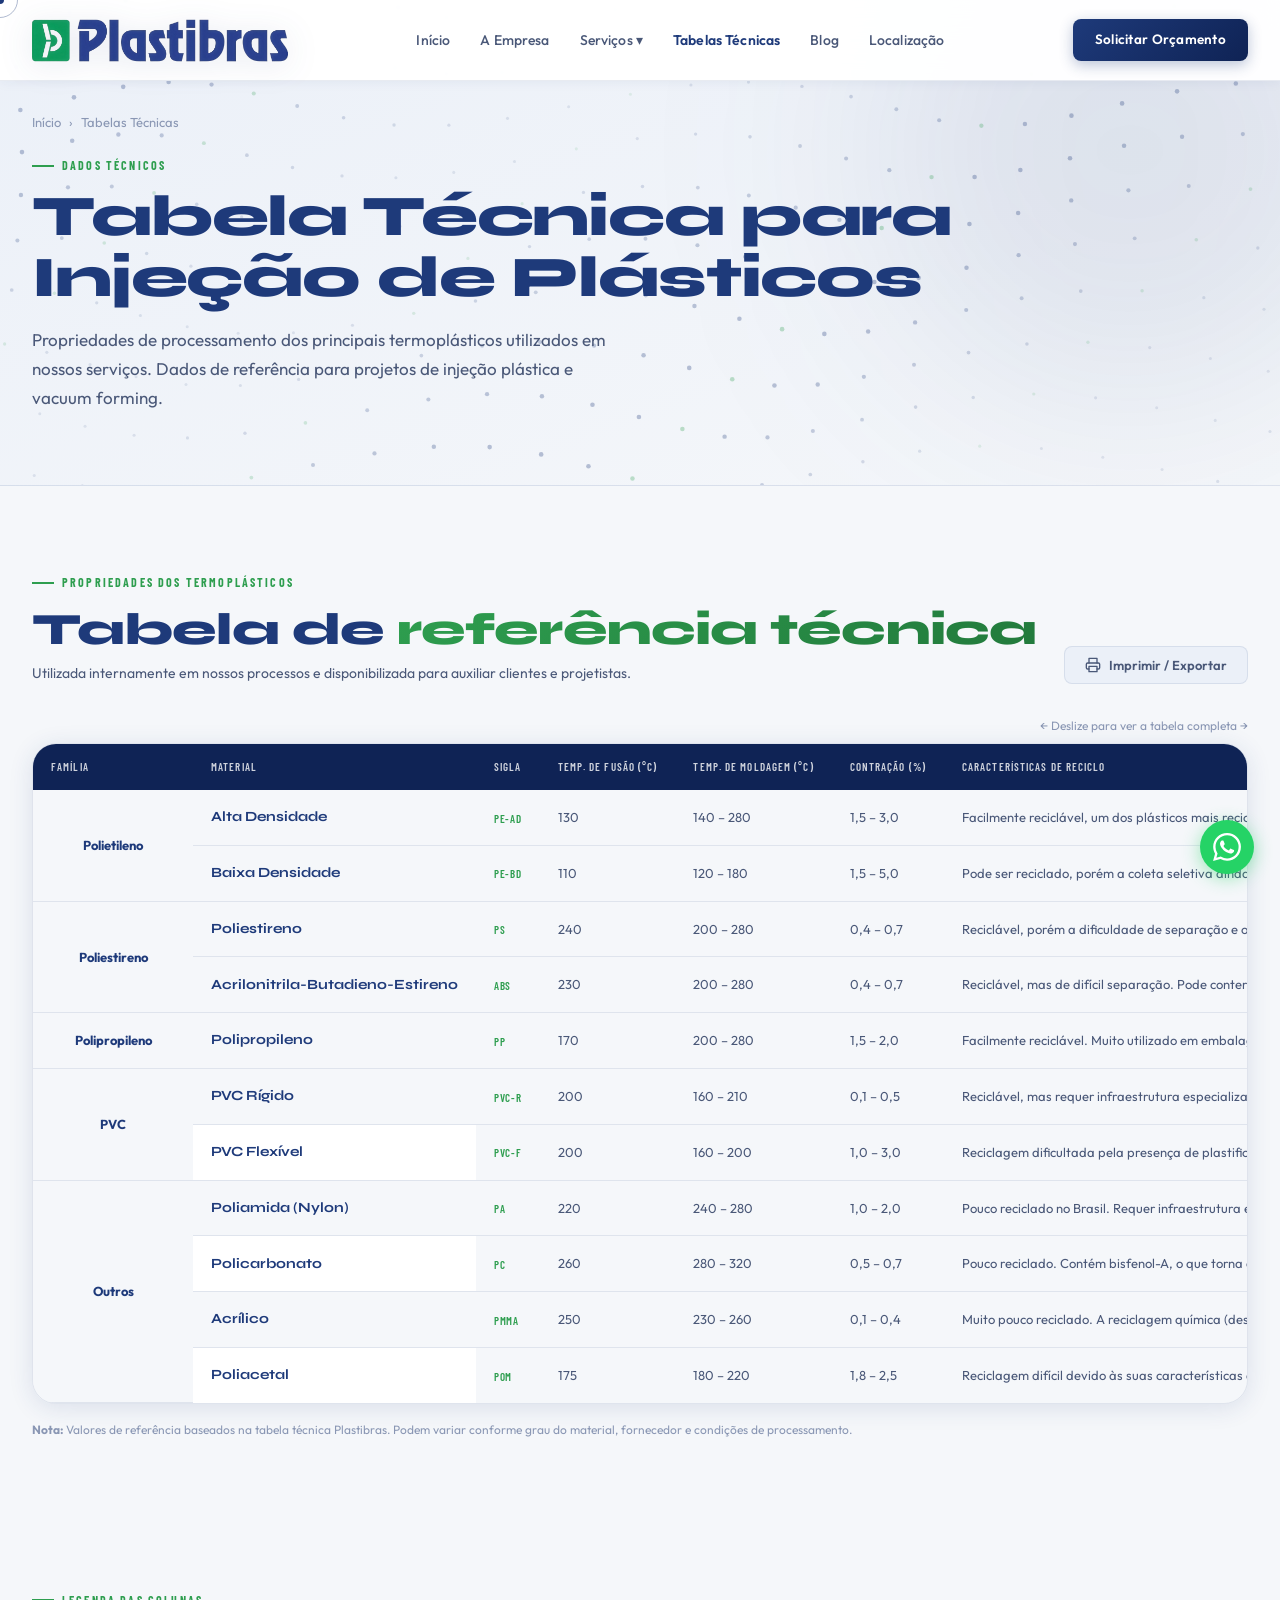
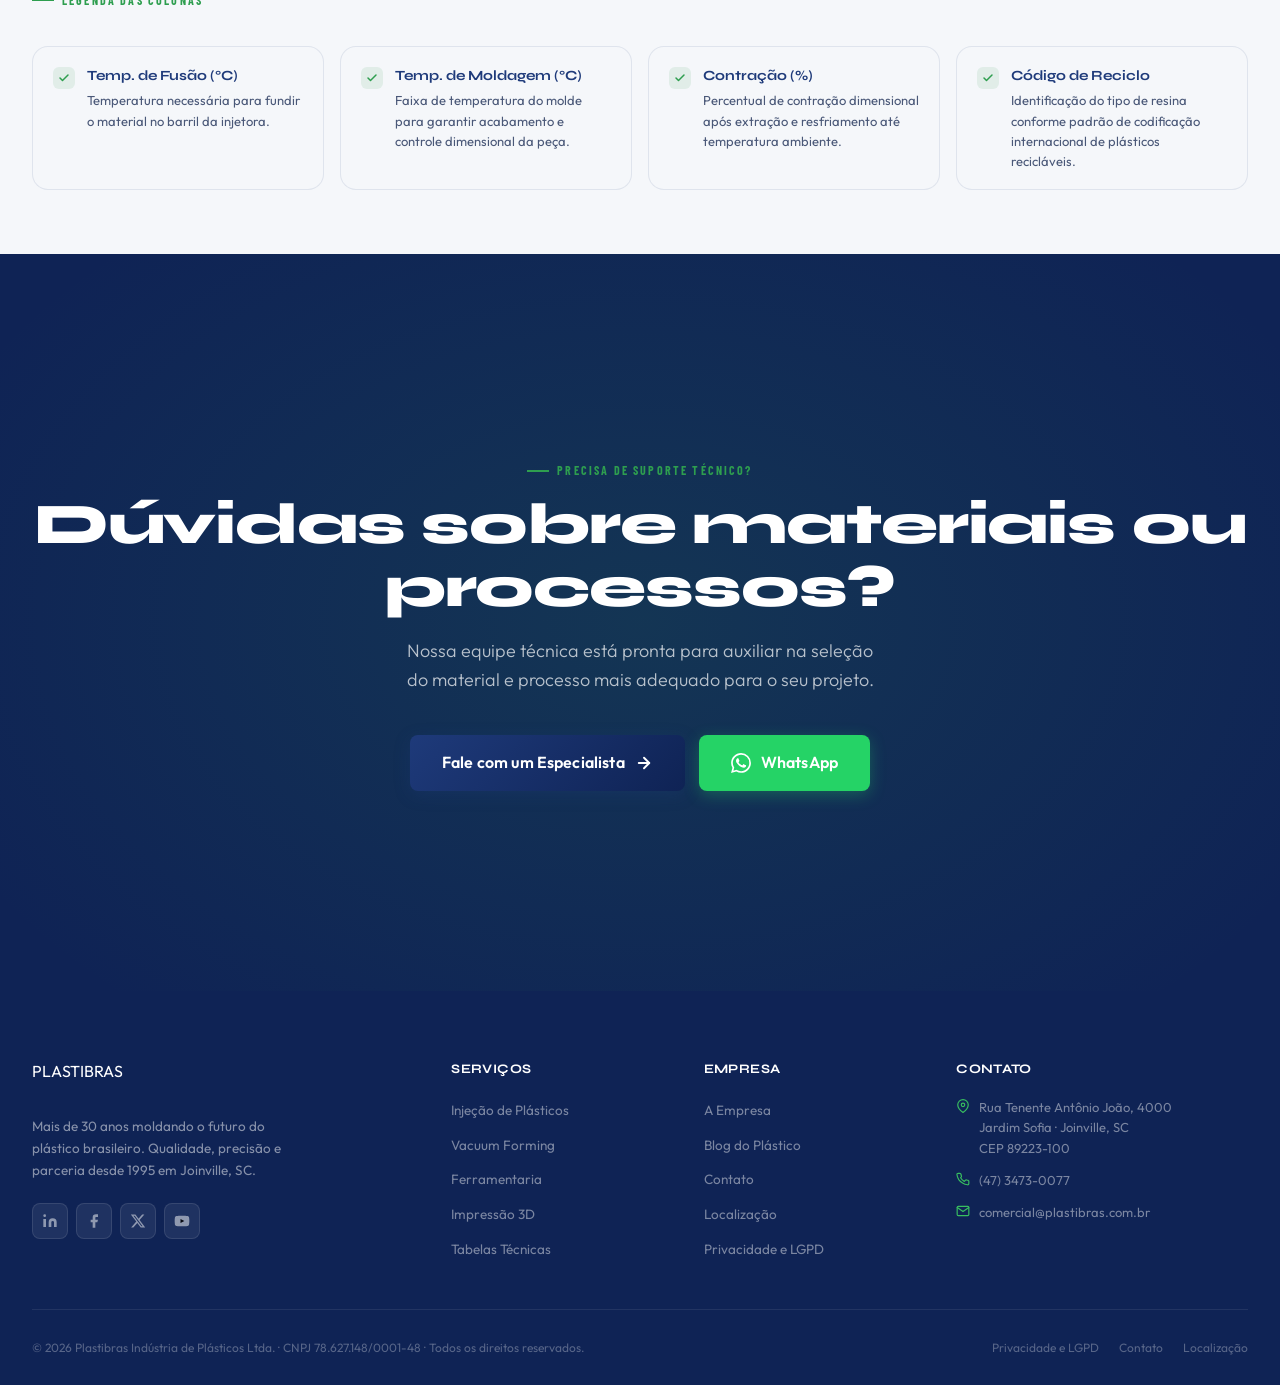
<file: tabelas-tecnicas.html>
<!DOCTYPE html>
<html lang="pt-BR">
<head>
  <meta charset="UTF-8">
  <meta name="viewport" content="width=device-width, initial-scale=1.0">
  <meta name="description" content="Tabela técnica para injeção de plásticos – Plastibras. Propriedades dos principais termoplásticos: temperatura, pressão, retração, densidade e mais.">
  <title>Tabelas Técnicas – Plastibras</title>
  <link rel="stylesheet" href="css/styles.css">
  <style>
    .table-section { padding: 80px 0; }
    .table-note { font-size: 12px; color: var(--text-3); margin-top: 16px; line-height: 1.6; }
    .table-print-btn {
      display: inline-flex; align-items: center; gap: 8px;
      padding: 10px 20px; border-radius: var(--radius-sm);
      background: var(--bg-2); border: 1px solid var(--card-border);
      color: var(--text-2); font-size: 13px; font-weight: 600;
      cursor: pointer; transition: var(--transition-fast); font-family: var(--font-body);
    }
    .table-print-btn:hover { border-color: var(--accent-cyan); color: var(--accent-cyan); }
    @media print {
      .nav, .footer, .float-whatsapp, .cursor-dot, .cursor-ring, .noise-overlay, #page-loader, .page-hero, .section-cta, .table-print-btn { display: none !important; }
      body { background: white; color: #000; }
      .tech-table th { background: #f0f0f0; color: #333; }
      .tech-table td { color: #333; border-color: #ddd; }
      .section-title { color: #000; }
    }
  </style>
</head>
<body>
<div id="page-loader"><div class="loader-logo">PLASTI<span>BRAS</span></div><div class="loader-bar-wrap"><div class="loader-bar"></div></div></div>
<div class="cursor-dot"></div><div class="cursor-ring"></div>
<div class="noise-overlay" aria-hidden="true"></div>
<div id="nav-placeholder"></div>

<!-- PAGE HERO -->
<section class="page-hero">
  <div class="page-hero-bg"></div>
  <div class="page-hero-orb" aria-hidden="true"></div>
  <canvas id="hero-canvas" class="grid-canvas" style="position:absolute;inset:0;z-index:0"></canvas>
  <div class="container page-hero-content">
    <div class="page-hero-breadcrumb">
      <a href="index.html">Início</a><span class="sep">›</span>
      <span>Tabelas Técnicas</span>
    </div>
    <div class="section-tag">Dados Técnicos</div>
    <h1 class="page-hero-title">Tabela Técnica para <span style="color:var(--accent-cyan)">Injeção de Plásticos</span></h1>
    <p class="page-hero-desc">Propriedades de processamento dos principais termoplásticos utilizados em nossos serviços. Dados de referência para projetos de injeção plástica e vacuum forming.</p>
  </div>
</section>

<!-- TABLE -->
<section class="table-section">
  <div class="container">
    <div style="display:flex;align-items:flex-end;justify-content:space-between;flex-wrap:wrap;gap:16px;margin-bottom:32px" class="reveal">
      <div>
        <div class="section-tag">Propriedades dos Termoplásticos</div>
        <h2 class="section-title" style="margin-bottom:8px">Tabela de <span class="highlight">referência técnica</span></h2>
        <p style="font-size:14px;color:var(--text-2)">Utilizada internamente em nossos processos e disponibilizada para auxiliar clientes e projetistas.</p>
      </div>
      <button class="table-print-btn" onclick="window.print()">
        <svg width="16" height="16" viewBox="0 0 24 24" fill="none" stroke="currentColor" stroke-width="2" stroke-linecap="round" stroke-linejoin="round"><polyline points="6 9 6 2 18 2 18 9"/><path d="M6 18H4a2 2 0 0 1-2-2v-5a2 2 0 0 1 2-2h16a2 2 0 0 1 2 2v5a2 2 0 0 1-2 2h-2"/><rect x="6" y="14" width="12" height="8"/></svg>
        Imprimir / Exportar
      </button>
    </div>

    <p class="table-scroll-hint">← Deslize para ver a tabela completa →</p>
    <div class="table-wrap reveal" style="border-radius:var(--radius-lg);overflow:hidden;border:1px solid var(--card-border)">
      <div class="table-scroll-wrap">
        <table class="tech-table">
          <thead>
            <tr>
              <th>Família</th>
              <th>Material</th>
              <th>Sigla</th>
              <th>Temp. de Fusão (°C)</th>
              <th>Temp. de Moldagem (°C)</th>
              <th>Contração (%)</th>
              <th>Características de Reciclo</th>
              <th>Código de Reciclo</th>
            </tr>
          </thead>
          <tbody>
            <!-- POLIETILENO -->
            <tr>
              <td rowspan="2" style="font-weight:700;color:var(--navy);background:var(--bg-1);text-align:center;vertical-align:middle;writing-mode:horizontal-tb">Polietileno</td>
              <td><span class="mat-name">Alta Densidade</span></td>
              <td><span class="mat-abbr">PE-AD</span></td>
              <td>130</td>
              <td>140 – 280</td>
              <td>1,5 – 3,0</td>
              <td>Facilmente reciclável, um dos plásticos mais reciclados no Brasil. Pode ser transformado em tubos, embalagens e mobiliário urbano.</td>
              <td style="text-align:center;font-weight:700;font-size:18px;color:var(--navy)">2</td>
            </tr>
            <tr>
              <td><span class="mat-name">Baixa Densidade</span></td>
              <td><span class="mat-abbr">PE-BD</span></td>
              <td>110</td>
              <td>120 – 180</td>
              <td>1,5 – 5,0</td>
              <td>Pode ser reciclado, porém a coleta seletiva ainda é limitada. Reciclado em sacos plásticos e embalagens flexíveis.</td>
              <td style="text-align:center;font-weight:700;font-size:18px;color:var(--navy)">4</td>
            </tr>
            <!-- POLIESTIRENO -->
            <tr>
              <td rowspan="2" style="font-weight:700;color:var(--navy);background:var(--bg-1);text-align:center;vertical-align:middle">Poliestireno</td>
              <td><span class="mat-name">Poliestireno</span></td>
              <td><span class="mat-abbr">PS</span></td>
              <td>240</td>
              <td>200 – 280</td>
              <td>0,4 – 0,7</td>
              <td>Reciclável, porém a dificuldade de separação e o baixo valor de mercado tornam a reciclagem pouco praticada no Brasil.</td>
              <td style="text-align:center;font-weight:700;font-size:18px;color:var(--navy)">6</td>
            </tr>
            <tr>
              <td><span class="mat-name">Acrilonitrila-Butadieno-Estireno</span></td>
              <td><span class="mat-abbr">ABS</span></td>
              <td>230</td>
              <td>200 – 280</td>
              <td>0,4 – 0,7</td>
              <td>Reciclável, mas de difícil separação. Pode conter aditivos que dificultam o reaproveitamento. Pouco coletado seletivamente.</td>
              <td style="text-align:center;font-weight:700;font-size:18px;color:var(--navy)">7</td>
            </tr>
            <!-- POLIPROPILENO -->
            <tr>
              <td style="font-weight:700;color:var(--navy);background:var(--bg-1);text-align:center;vertical-align:middle">Polipropileno</td>
              <td><span class="mat-name">Polipropileno</span></td>
              <td><span class="mat-abbr">PP</span></td>
              <td>170</td>
              <td>200 – 280</td>
              <td>1,5 – 2,0</td>
              <td>Facilmente reciclável. Muito utilizado em embalagens e peças automotivas. Amplamente aceito nos programas de coleta seletiva.</td>
              <td style="text-align:center;font-weight:700;font-size:18px;color:var(--navy)">5</td>
            </tr>
            <!-- PVC -->
            <tr>
              <td rowspan="2" style="font-weight:700;color:var(--navy);background:var(--bg-1);text-align:center;vertical-align:middle">PVC</td>
              <td><span class="mat-name">PVC Rígido</span></td>
              <td><span class="mat-abbr">PVC-R</span></td>
              <td>200</td>
              <td>160 – 210</td>
              <td>0,1 – 0,5</td>
              <td>Reciclável, mas requer infraestrutura especializada. A reciclagem evita a liberação de cloro no ambiente. Pouco coletado seletivamente.</td>
              <td style="text-align:center;font-weight:700;font-size:18px;color:var(--navy)">3</td>
            </tr>
            <tr>
              <td><span class="mat-name">PVC Flexível</span></td>
              <td><span class="mat-abbr">PVC-F</span></td>
              <td>200</td>
              <td>160 – 200</td>
              <td>1,0 – 3,0</td>
              <td>Reciclagem dificultada pela presença de plastificantes. Requer processos específicos de separação e reprocessamento.</td>
              <td style="text-align:center;font-weight:700;font-size:18px;color:var(--navy)">3</td>
            </tr>
            <!-- OUTROS -->
            <tr>
              <td rowspan="4" style="font-weight:700;color:var(--navy);background:var(--bg-1);text-align:center;vertical-align:middle">Outros</td>
              <td><span class="mat-name">Poliamida (Nylon)</span></td>
              <td><span class="mat-abbr">PA</span></td>
              <td>220</td>
              <td>240 – 280</td>
              <td>1,0 – 2,0</td>
              <td>Pouco reciclado no Brasil. Requer infraestrutura especializada. Aplicações de alta performance dificultam o reaproveitamento.</td>
              <td style="text-align:center;font-weight:700;font-size:18px;color:var(--navy)">7</td>
            </tr>
            <tr>
              <td><span class="mat-name">Policarbonato</span></td>
              <td><span class="mat-abbr">PC</span></td>
              <td>260</td>
              <td>280 – 320</td>
              <td>0,5 – 0,7</td>
              <td>Pouco reciclado. Contém bisfenol-A, o que torna o reaproveitamento mais restrito. Requer processos controlados de reciclagem.</td>
              <td style="text-align:center;font-weight:700;font-size:18px;color:var(--navy)">7</td>
            </tr>
            <tr>
              <td><span class="mat-name">Acrílico</span></td>
              <td><span class="mat-abbr">PMMA</span></td>
              <td>250</td>
              <td>230 – 260</td>
              <td>0,1 – 0,4</td>
              <td>Muito pouco reciclado. A reciclagem química (despolimerização) é tecnicamente possível, mas pouco praticada em escala.</td>
              <td style="text-align:center;font-weight:700;font-size:18px;color:var(--navy)">7</td>
            </tr>
            <tr>
              <td><span class="mat-name">Poliacetal</span></td>
              <td><span class="mat-abbr">POM</span></td>
              <td>175</td>
              <td>180 – 220</td>
              <td>1,8 – 2,5</td>
              <td>Reciclagem difícil devido às suas características de engenharia. Geralmente descartado em aterros ou incinerado com recuperação de energia.</td>
              <td style="text-align:center;font-weight:700;font-size:18px;color:var(--navy)">7</td>
            </tr>
          </tbody>
        </table>
      </div>
    </div>
    <p class="table-note reveal">
      <strong>Nota:</strong> Valores de referência baseados na tabela técnica Plastibras. Podem variar conforme grau do material, fornecedor e condições de processamento.
    </p>
  </div>
</section>

<!-- LEGEND -->
<section class="section--sm bg-1">
  <div class="container reveal">
    <div class="section-tag">Legenda das Colunas</div>
    <div style="display:grid;grid-template-columns:repeat(auto-fit,minmax(260px,1fr));gap:16px;margin-top:24px">
      <div class="advantage-item"><div class="advantage-check"><svg viewBox="0 0 24 24" fill="none" stroke="currentColor" stroke-width="3" stroke-linecap="round" stroke-linejoin="round"><polyline points="20 6 9 17 4 12"/></svg></div><div><div class="advantage-title">Temp. de Fusão (°C)</div><div class="advantage-text">Temperatura necessária para fundir o material no barril da injetora.</div></div></div>
      <div class="advantage-item"><div class="advantage-check"><svg viewBox="0 0 24 24" fill="none" stroke="currentColor" stroke-width="3" stroke-linecap="round" stroke-linejoin="round"><polyline points="20 6 9 17 4 12"/></svg></div><div><div class="advantage-title">Temp. de Moldagem (°C)</div><div class="advantage-text">Faixa de temperatura do molde para garantir acabamento e controle dimensional da peça.</div></div></div>
      <div class="advantage-item"><div class="advantage-check"><svg viewBox="0 0 24 24" fill="none" stroke="currentColor" stroke-width="3" stroke-linecap="round" stroke-linejoin="round"><polyline points="20 6 9 17 4 12"/></svg></div><div><div class="advantage-title">Contração (%)</div><div class="advantage-text">Percentual de contração dimensional após extração e resfriamento até temperatura ambiente.</div></div></div>
      <div class="advantage-item"><div class="advantage-check"><svg viewBox="0 0 24 24" fill="none" stroke="currentColor" stroke-width="3" stroke-linecap="round" stroke-linejoin="round"><polyline points="20 6 9 17 4 12"/></svg></div><div><div class="advantage-title">Código de Reciclo</div><div class="advantage-text">Identificação do tipo de resina conforme padrão de codificação internacional de plásticos recicláveis.</div></div></div>
    </div>
  </div>
</section>

<!-- CTA -->
<section class="section cta-section">
  <div class="cta-bg"><div class="cta-bg-gradient"></div></div>
  <div class="container">
    <div class="cta-inner reveal" style="text-align:center">
      <div class="section-tag" style="justify-content:center">Precisa de Suporte Técnico?</div>
      <h2 class="cta-title">Dúvidas sobre <span class="highlight">materiais ou processos?</span></h2>
      <p class="cta-desc">Nossa equipe técnica está pronta para auxiliar na seleção do material e processo mais adequado para o seu projeto.</p>
      <div class="cta-actions">
        <a href="contato.html" class="btn btn-primary btn-lg">Fale com um Especialista <svg width="18" height="18" viewBox="0 0 24 24" fill="none" stroke="currentColor" stroke-width="2.5" stroke-linecap="round" stroke-linejoin="round"><path d="M5 12h14"/><path d="m12 5 7 7-7 7"/></svg></a>
        <a href="https://wa.me/5547997690917" class="btn btn-whatsapp btn-lg" target="_blank" rel="noopener"><svg width="20" height="20" viewBox="0 0 24 24" fill="currentColor"><path d="M17.472 14.382c-.297-.149-1.758-.867-2.03-.967-.273-.099-.471-.148-.67.15-.197.297-.767.966-.94 1.164-.173.199-.347.223-.644.075-.297-.15-1.255-.463-2.39-1.475-.883-.788-1.48-1.761-1.653-2.059-.173-.297-.018-.458.13-.606.134-.133.298-.347.446-.52.149-.174.198-.298.298-.497.099-.198.05-.371-.025-.52-.075-.149-.669-1.612-.916-2.207-.242-.579-.487-.5-.669-.51-.173-.008-.371-.01-.57-.01-.198 0-.52.074-.792.372-.272.297-1.04 1.016-1.04 2.479 0 1.462 1.065 2.875 1.213 3.074.149.198 2.096 3.2 5.077 4.487.709.306 1.262.489 1.694.625.712.227 1.36.195 1.871.118.571-.085 1.758-.719 2.006-1.413.248-.694.248-1.289.173-1.413-.074-.124-.272-.198-.57-.347m-5.421 7.403h-.004a9.87 9.87 0 0 1-5.031-1.378l-.361-.214-3.741.982.998-3.648-.235-.374a9.86 9.86 0 0 1-1.51-5.26c.001-5.45 4.436-9.884 9.888-9.884 2.64 0 5.122 1.03 6.988 2.898a9.825 9.825 0 0 1 2.893 6.994c-.003 5.45-4.437 9.884-9.885 9.884m8.413-18.297A11.815 11.815 0 0 0 12.05 0C5.495 0 .16 5.335.157 11.892c0 2.096.547 4.142 1.588 5.945L.057 24l6.305-1.654a11.882 11.882 0 0 0 5.683 1.448h.005c6.554 0 11.89-5.335 11.893-11.893a11.821 11.821 0 0 0-3.48-8.413Z"/></svg> WhatsApp</a>
      </div>
    </div>
  </div>
</section>

<div id="footer-placeholder"></div>
<script src="js/components.js"></script>
<script src="js/main.js"></script>
<script>
// Make table scroll hint visible on mobile
document.addEventListener('DOMContentLoaded', function() {
  const wrap = document.querySelector('.table-scroll-wrap');
  const hint = document.querySelector('.table-scroll-hint');
  if (wrap && hint && wrap.scrollWidth > wrap.clientWidth) {
    hint.style.display = 'block';
  }
});
</script>
</body>
</html>
</file>
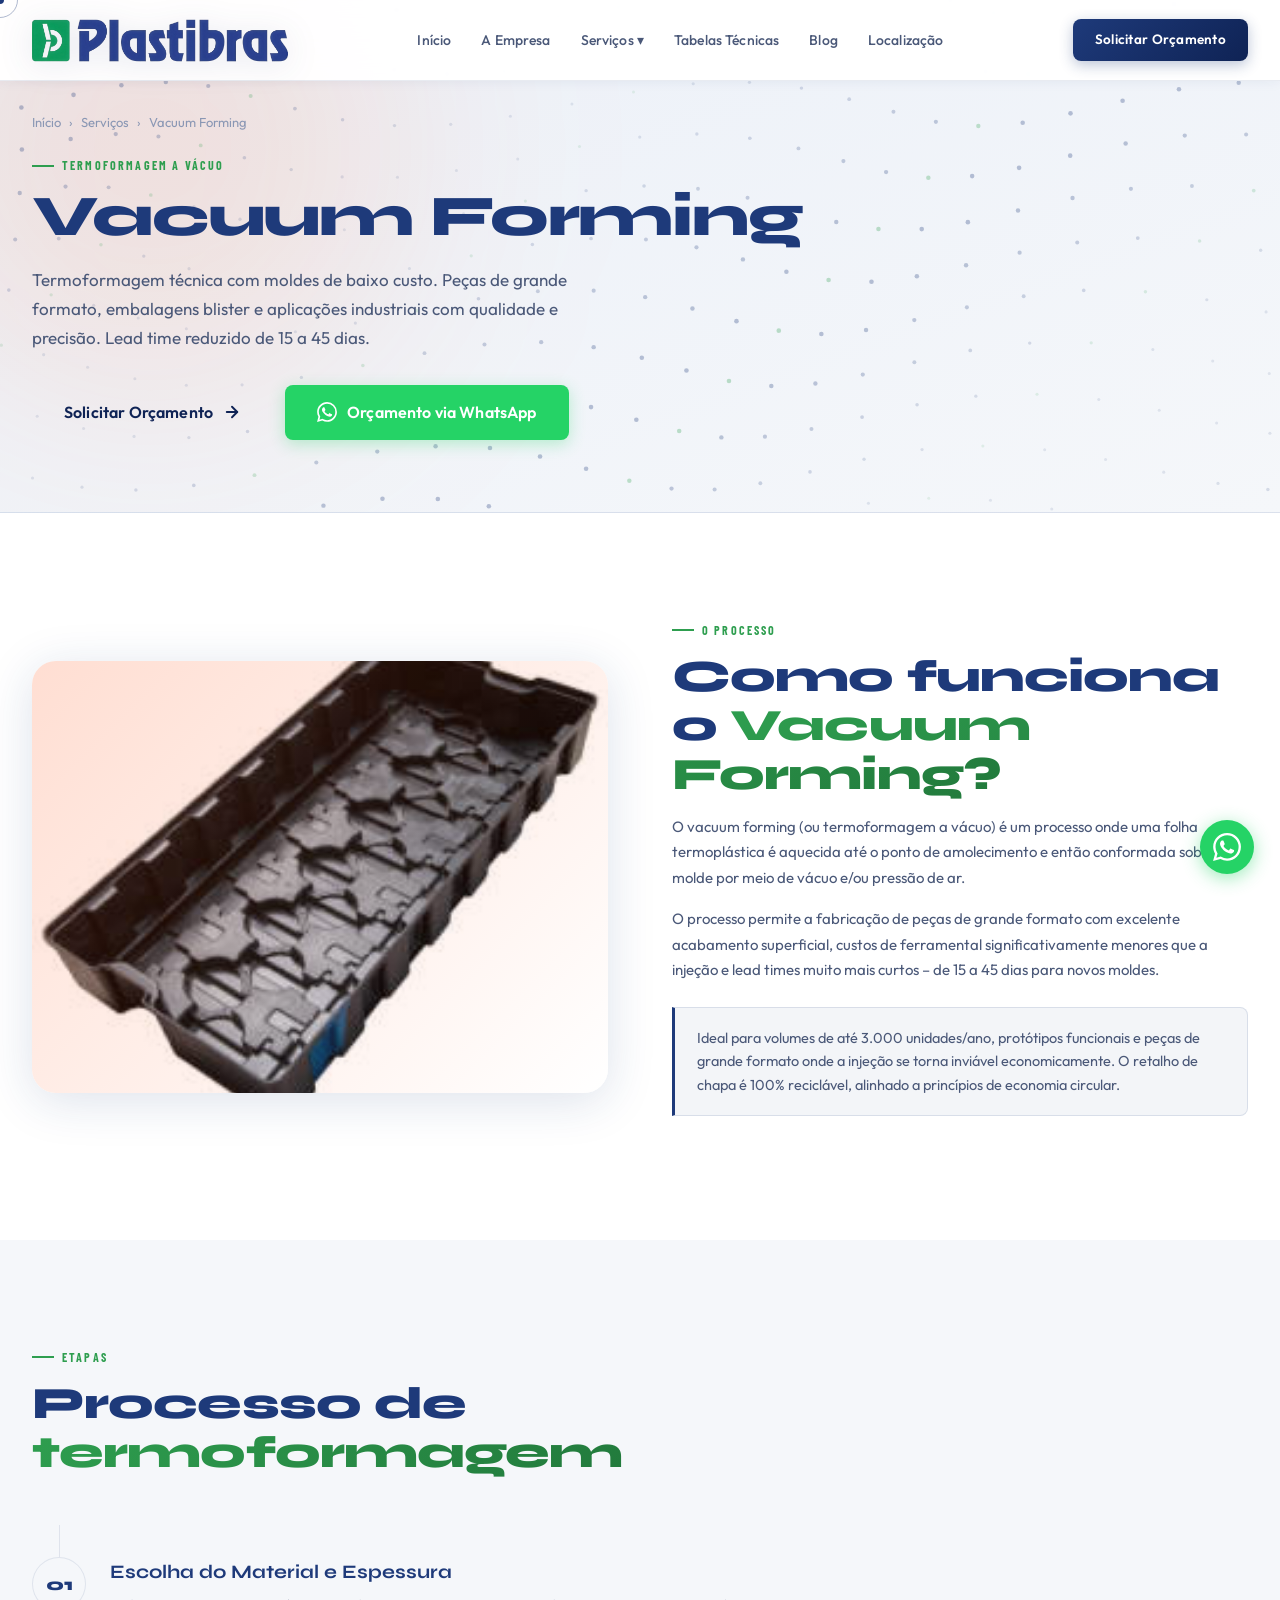
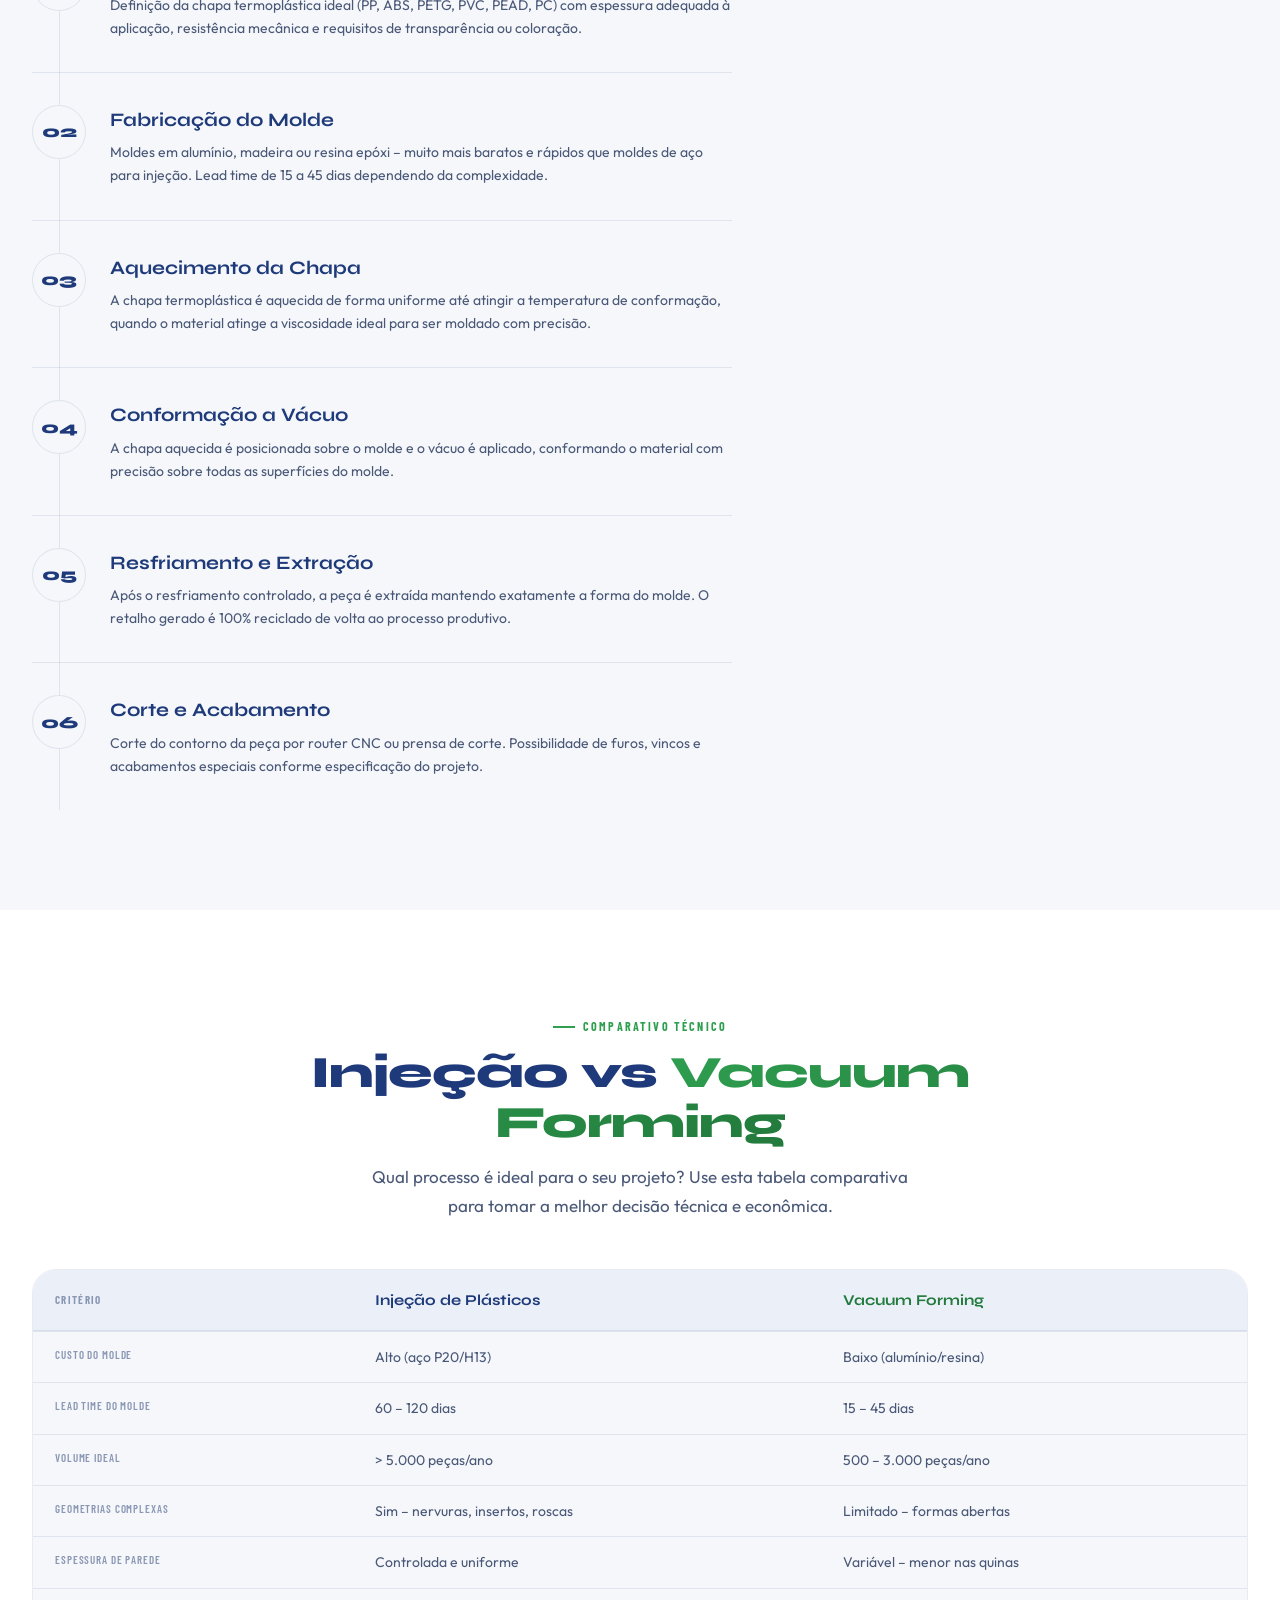
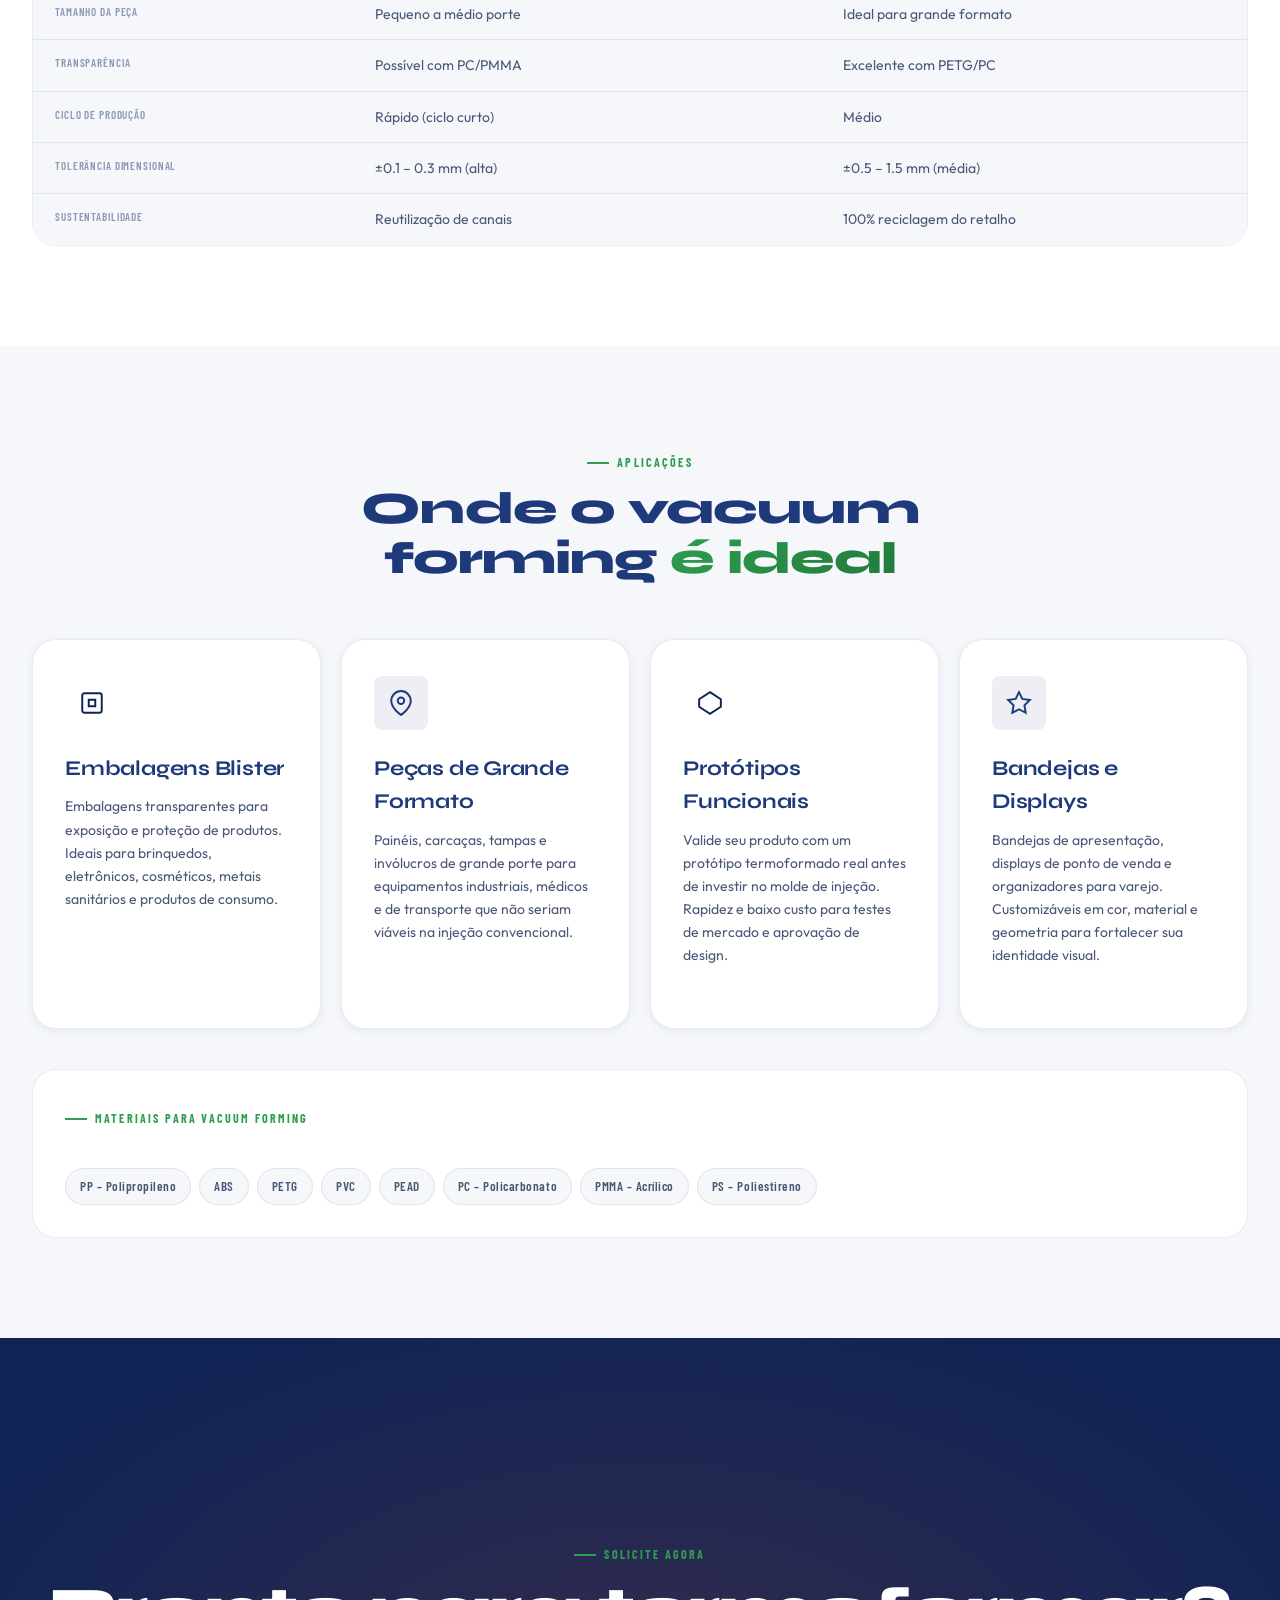
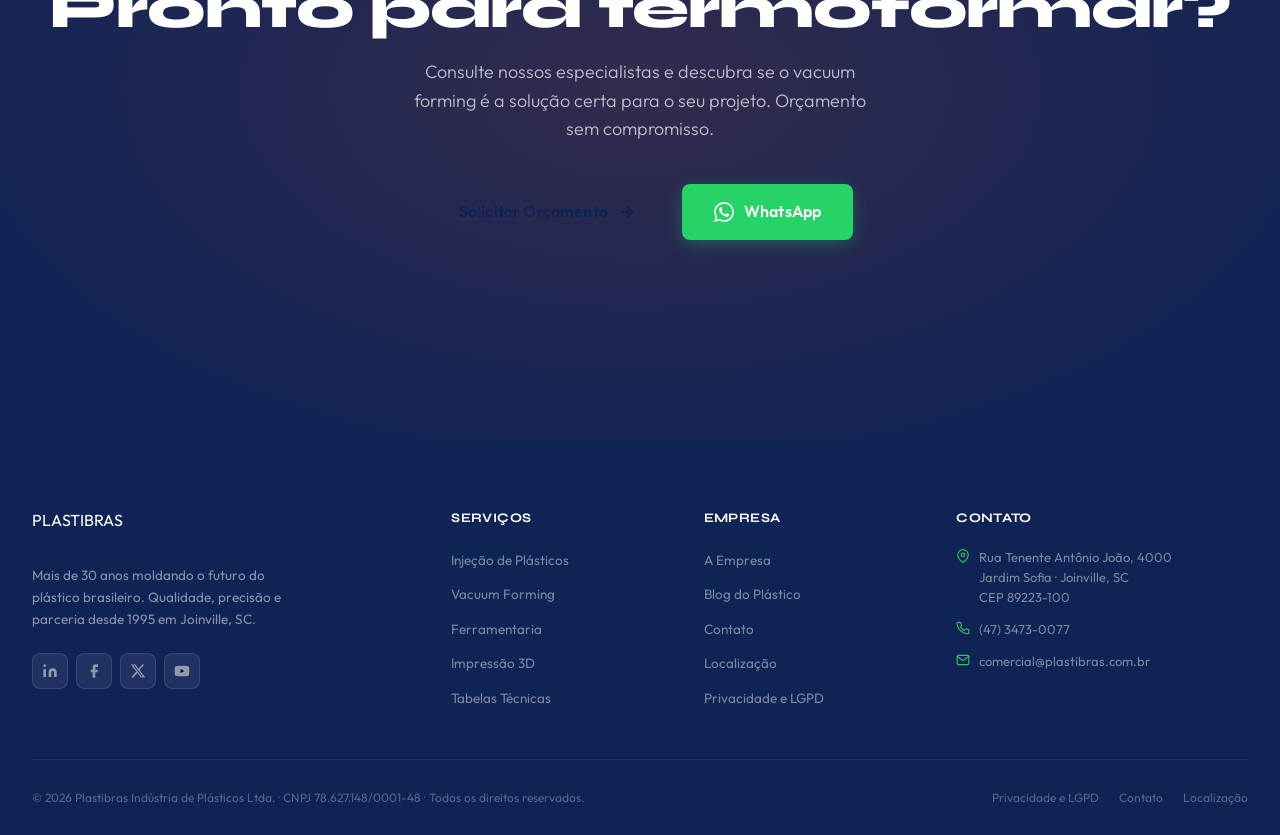
<file: vacuum-forming.html>
<!DOCTYPE html>
<html lang="pt-BR">
<head>
  <meta charset="UTF-8">
  <meta name="viewport" content="width=device-width, initial-scale=1.0">
  <meta name="description" content="Vacuum Forming e Termoformagem em Joinville SC – Plastibras. Peças de grande formato, embalagens blister e moldes de baixo custo com qualidade ISO 9001.">
  <title>Vacuum Forming – Plastibras</title>
  <link rel="stylesheet" href="css/styles.css">
</head>
<body>
<div id="page-loader"><div class="loader-logo">PLASTI<span>BRAS</span></div><div class="loader-bar-wrap"><div class="loader-bar"></div></div></div>
<div class="cursor-dot"></div><div class="cursor-ring"></div>
<div class="noise-overlay" aria-hidden="true"></div>
<div id="nav-placeholder"></div>

<!-- PAGE HERO -->
<section class="page-hero">
  <div class="page-hero-bg"></div>
  <div class="page-hero-orb" style="background:rgba(255,90,31,0.12);left:-100px;right:auto" aria-hidden="true"></div>
  <canvas id="hero-canvas" class="grid-canvas" style="position:absolute;inset:0;z-index:0"></canvas>
  <div class="container page-hero-content">
    <div class="page-hero-breadcrumb">
      <a href="index.html">Início</a><span class="sep">›</span>
      <a href="#">Serviços</a><span class="sep">›</span>
      <span>Vacuum Forming</span>
    </div>
    <div class="section-tag">Termoformagem a Vácuo</div>
    <h1 class="page-hero-title">Vacuum <span style="color:var(--accent-orange)">Forming</span></h1>
    <p class="page-hero-desc">Termoformagem técnica com moldes de baixo custo. Peças de grande formato, embalagens blister e aplicações industriais com qualidade e precisão. Lead time reduzido de 15 a 45 dias.</p>
    <div style="margin-top:32px;display:flex;gap:12px;flex-wrap:wrap">
      <a href="contato.html" class="btn btn-orange btn-lg">Solicitar Orçamento
        <svg width="18" height="18" viewBox="0 0 24 24" fill="none" stroke="currentColor" stroke-width="2.5" stroke-linecap="round" stroke-linejoin="round"><path d="M5 12h14"/><path d="m12 5 7 7-7 7"/></svg>
      </a>
      <a href="https://wa.me/5547997690917?text=Olá!%20Gostaria%20de%20um%20orçamento%20de%20Vacuum%20Forming." class="btn btn-whatsapp btn-lg" target="_blank" rel="noopener">
        <svg width="20" height="20" viewBox="0 0 24 24" fill="currentColor"><path d="M17.472 14.382c-.297-.149-1.758-.867-2.03-.967-.273-.099-.471-.148-.67.15-.197.297-.767.966-.94 1.164-.173.199-.347.223-.644.075-.297-.15-1.255-.463-2.39-1.475-.883-.788-1.48-1.761-1.653-2.059-.173-.297-.018-.458.13-.606.134-.133.298-.347.446-.52.149-.174.198-.298.298-.497.099-.198.05-.371-.025-.52-.075-.149-.669-1.612-.916-2.207-.242-.579-.487-.5-.669-.51-.173-.008-.371-.01-.57-.01-.198 0-.52.074-.792.372-.272.297-1.04 1.016-1.04 2.479 0 1.462 1.065 2.875 1.213 3.074.149.198 2.096 3.2 5.077 4.487.709.306 1.262.489 1.694.625.712.227 1.36.195 1.871.118.571-.085 1.758-.719 2.006-1.413.248-.694.248-1.289.173-1.413-.074-.124-.272-.198-.57-.347m-5.421 7.403h-.004a9.87 9.87 0 0 1-5.031-1.378l-.361-.214-3.741.982.998-3.648-.235-.374a9.86 9.86 0 0 1-1.51-5.26c.001-5.45 4.436-9.884 9.888-9.884 2.64 0 5.122 1.03 6.988 2.898a9.825 9.825 0 0 1 2.893 6.994c-.003 5.45-4.437 9.884-9.885 9.884m8.413-18.297A11.815 11.815 0 0 0 12.05 0C5.495 0 .16 5.335.157 11.892c0 2.096.547 4.142 1.588 5.945L.057 24l6.305-1.654a11.882 11.882 0 0 0 5.683 1.448h.005c6.554 0 11.89-5.335 11.893-11.893a11.821 11.821 0 0 0-3.48-8.413Z"/></svg>
        Orçamento via WhatsApp
      </a>
    </div>
  </div>
</section>

<!-- ABOUT PROCESS -->
<section class="section">
  <div class="container">
    <div class="content-section">
      <div class="reveal-left">
        <div class="content-image">
          <img src="images/peca-plastica-embalagem-blister-vacuum-forming-termoformagem-a-vacuo.jpg"
               alt="Embalagem blister vacuum forming termoformagem Plastibras" loading="lazy"
               style="width:100%;height:100%;object-fit:cover">
          <div class="content-image-overlay" style="background:linear-gradient(135deg,rgba(255,90,31,0.2),transparent)"></div>
        </div>
      </div>
      <div class="reveal-right">
        <div class="section-tag">O Processo</div>
        <h2 class="section-title">Como funciona o <span class="highlight">Vacuum Forming?</span></h2>
        <p style="font-size:15px;color:var(--text-2);line-height:1.7;margin-bottom:16px">
          O vacuum forming (ou termoformagem a vácuo) é um processo onde uma folha termoplástica é aquecida até o ponto de amolecimento e então conformada sobre um molde por meio de vácuo e/ou pressão de ar.
        </p>
        <p style="font-size:15px;color:var(--text-2);line-height:1.7;margin-bottom:16px">
          O processo permite a fabricação de peças de grande formato com excelente acabamento superficial, custos de ferramental significativamente menores que a injeção e lead times muito mais curtos – de 15 a 45 dias para novos moldes.
        </p>
        <div class="highlight-box">
          <p>Ideal para volumes de até 3.000 unidades/ano, protótipos funcionais e peças de grande formato onde a injeção se torna inviável economicamente. O retalho de chapa é 100% reciclável, alinhado a princípios de economia circular.</p>
        </div>
      </div>
    </div>
  </div>
</section>

<!-- PROCESS STEPS -->
<section class="section bg-1">
  <div class="container">
    <div class="reveal" style="max-width:600px">
      <div class="section-tag">Etapas</div>
      <h2 class="section-title">Processo de <span class="highlight">termoformagem</span></h2>
    </div>
    <div class="process-steps" style="max-width:700px">
      <div class="process-step reveal" data-delay="1">
        <div class="process-step-num">01</div>
        <div>
          <div class="process-step-title">Escolha do Material e Espessura</div>
          <div class="process-step-text">Definição da chapa termoplástica ideal (PP, ABS, PETG, PVC, PEAD, PC) com espessura adequada à aplicação, resistência mecânica e requisitos de transparência ou coloração.</div>
        </div>
      </div>
      <div class="process-step reveal" data-delay="2">
        <div class="process-step-num">02</div>
        <div>
          <div class="process-step-title">Fabricação do Molde</div>
          <div class="process-step-text">Moldes em alumínio, madeira ou resina epóxi – muito mais baratos e rápidos que moldes de aço para injeção. Lead time de 15 a 45 dias dependendo da complexidade.</div>
        </div>
      </div>
      <div class="process-step reveal" data-delay="3">
        <div class="process-step-num">03</div>
        <div>
          <div class="process-step-title">Aquecimento da Chapa</div>
          <div class="process-step-text">A chapa termoplástica é aquecida de forma uniforme até atingir a temperatura de conformação, quando o material atinge a viscosidade ideal para ser moldado com precisão.</div>
        </div>
      </div>
      <div class="process-step reveal" data-delay="4">
        <div class="process-step-num">04</div>
        <div>
          <div class="process-step-title">Conformação a Vácuo</div>
          <div class="process-step-text">A chapa aquecida é posicionada sobre o molde e o vácuo é aplicado, conformando o material com precisão sobre todas as superfícies do molde.</div>
        </div>
      </div>
      <div class="process-step reveal" data-delay="5">
        <div class="process-step-num">05</div>
        <div>
          <div class="process-step-title">Resfriamento e Extração</div>
          <div class="process-step-text">Após o resfriamento controlado, a peça é extraída mantendo exatamente a forma do molde. O retalho gerado é 100% reciclado de volta ao processo produtivo.</div>
        </div>
      </div>
      <div class="process-step reveal" data-delay="6">
        <div class="process-step-num">06</div>
        <div>
          <div class="process-step-title">Corte e Acabamento</div>
          <div class="process-step-text">Corte do contorno da peça por router CNC ou prensa de corte. Possibilidade de furos, vincos e acabamentos especiais conforme especificação do projeto.</div>
        </div>
      </div>
    </div>
  </div>
</section>

<!-- COMPARISON -->
<section class="section">
  <div class="container">
    <div class="reveal" style="text-align:center;max-width:700px;margin:0 auto 48px">
      <div class="section-tag">Comparativo Técnico</div>
      <h2 class="section-title">Injeção vs <span class="highlight">Vacuum Forming</span></h2>
      <p class="section-desc" style="margin:16px auto 0">Qual processo é ideal para o seu projeto? Use esta tabela comparativa para tomar a melhor decisão técnica e econômica.</p>
    </div>
    <div style="overflow-x:auto;border-radius:var(--radius-lg);border:1px solid var(--card-border)">
      <table class="compare-table" style="background:var(--bg-1)">
        <thead>
          <tr style="background:var(--bg-2)">
            <th style="color:var(--text-3);font-family:var(--font-tech);font-size:11px;letter-spacing:0.12em;text-transform:uppercase">Critério</th>
            <th class="col-injection">Injeção de Plásticos</th>
            <th class="col-vacuum">Vacuum Forming</th>
          </tr>
        </thead>
        <tbody>
          <tr><td>Custo do Molde</td><td>Alto (aço P20/H13)</td><td>Baixo (alumínio/resina)</td></tr>
          <tr><td>Lead Time do Molde</td><td>60 – 120 dias</td><td>15 – 45 dias</td></tr>
          <tr><td>Volume Ideal</td><td>> 5.000 peças/ano</td><td>500 – 3.000 peças/ano</td></tr>
          <tr><td>Geometrias Complexas</td><td>Sim – nervuras, insertos, roscas</td><td>Limitado – formas abertas</td></tr>
          <tr><td>Espessura de Parede</td><td>Controlada e uniforme</td><td>Variável – menor nas quinas</td></tr>
          <tr><td>Tamanho da Peça</td><td>Pequeno a médio porte</td><td>Ideal para grande formato</td></tr>
          <tr><td>Transparência</td><td>Possível com PC/PMMA</td><td>Excelente com PETG/PC</td></tr>
          <tr><td>Ciclo de Produção</td><td>Rápido (ciclo curto)</td><td>Médio</td></tr>
          <tr><td>Tolerância Dimensional</td><td>±0.1 – 0.3 mm (alta)</td><td>±0.5 – 1.5 mm (média)</td></tr>
          <tr><td>Sustentabilidade</td><td>Reutilização de canais</td><td>100% reciclagem do retalho</td></tr>
        </tbody>
      </table>
    </div>
  </div>
</section>

<!-- APPLICATIONS -->
<section class="section bg-1">
  <div class="container">
    <div class="reveal" style="text-align:center;max-width:600px;margin:0 auto 56px">
      <div class="section-tag">Aplicações</div>
      <h2 class="section-title">Onde o vacuum forming <span class="highlight">é ideal</span></h2>
    </div>
    <div class="services-grid">
      <div class="service-card reveal" data-delay="1">
        <div class="service-card-icon orange"><svg viewBox="0 0 24 24" fill="none" stroke="currentColor" stroke-width="1.8"><rect x="3" y="3" width="18" height="18" rx="2"/><path d="M9 9h6v6H9z"/></svg></div>
        <h3 class="service-card-title">Embalagens Blister</h3>
        <p class="service-card-desc">Embalagens transparentes para exposição e proteção de produtos. Ideais para brinquedos, eletrônicos, cosméticos, metais sanitários e produtos de consumo.</p>
      </div>
      <div class="service-card reveal" data-delay="2">
        <div class="service-card-icon blue"><svg viewBox="0 0 24 24" fill="none" stroke="currentColor" stroke-width="1.8"><path d="M21 10c0 7-9 13-9 13s-9-6-9-13a9 9 0 0 1 18 0z"/><circle cx="12" cy="10" r="3"/></svg></div>
        <h3 class="service-card-title">Peças de Grande Formato</h3>
        <p class="service-card-desc">Painéis, carcaças, tampas e invólucros de grande porte para equipamentos industriais, médicos e de transporte que não seriam viáveis na injeção convencional.</p>
      </div>
      <div class="service-card reveal" data-delay="3">
        <div class="service-card-icon orange"><svg viewBox="0 0 24 24" fill="none" stroke="currentColor" stroke-width="1.8"><polygon points="12 2 22 8.5 22 15.5 12 22 2 15.5 2 8.5 12 2"/></svg></div>
        <h3 class="service-card-title">Protótipos Funcionais</h3>
        <p class="service-card-desc">Valide seu produto com um protótipo termoformado real antes de investir no molde de injeção. Rapidez e baixo custo para testes de mercado e aprovação de design.</p>
      </div>
      <div class="service-card reveal" data-delay="4">
        <div class="service-card-icon blue"><svg viewBox="0 0 24 24" fill="none" stroke="currentColor" stroke-width="1.8"><path d="M12 2l3.09 6.26L22 9.27l-5 4.87 1.18 6.88L12 17.77l-6.18 3.25L7 14.14 2 9.27l6.91-1.01L12 2z"/></svg></div>
        <h3 class="service-card-title">Bandejas e Displays</h3>
        <p class="service-card-desc">Bandejas de apresentação, displays de ponto de venda e organizadores para varejo. Customizáveis em cor, material e geometria para fortalecer sua identidade visual.</p>
      </div>
    </div>
    <div style="margin-top:40px;padding:32px;background:var(--card);border:1px solid var(--card-border);border-radius:var(--radius-lg)">
      <div class="section-tag" style="margin-bottom:20px">Materiais para Vacuum Forming</div>
      <div class="materials-list">
        <span class="material-tag">PP – Polipropileno</span>
        <span class="material-tag">ABS</span>
        <span class="material-tag">PETG</span>
        <span class="material-tag">PVC</span>
        <span class="material-tag">PEAD</span>
        <span class="material-tag">PC – Policarbonato</span>
        <span class="material-tag">PMMA – Acrílico</span>
        <span class="material-tag">PS – Poliestireno</span>
      </div>
    </div>
  </div>
</section>

<!-- CTA -->
<section class="section cta-section">
  <div class="cta-bg"><div class="cta-bg-gradient" style="background:radial-gradient(ellipse 60% 60% at 50% 50%,rgba(255,90,31,0.15),transparent)"></div></div>
  <div class="container">
    <div class="cta-inner reveal" style="text-align:center">
      <div class="section-tag" style="justify-content:center">Solicite Agora</div>
      <h2 class="cta-title">Pronto para <span class="highlight">termoformar</span>?</h2>
      <p class="cta-desc">Consulte nossos especialistas e descubra se o vacuum forming é a solução certa para o seu projeto. Orçamento sem compromisso.</p>
      <div class="cta-actions">
        <a href="contato.html" class="btn btn-orange btn-lg">Solicitar Orçamento <svg width="18" height="18" viewBox="0 0 24 24" fill="none" stroke="currentColor" stroke-width="2.5" stroke-linecap="round" stroke-linejoin="round"><path d="M5 12h14"/><path d="m12 5 7 7-7 7"/></svg></a>
        <a href="https://wa.me/5547997690917" class="btn btn-whatsapp btn-lg" target="_blank" rel="noopener"><svg width="20" height="20" viewBox="0 0 24 24" fill="currentColor"><path d="M17.472 14.382c-.297-.149-1.758-.867-2.03-.967-.273-.099-.471-.148-.67.15-.197.297-.767.966-.94 1.164-.173.199-.347.223-.644.075-.297-.15-1.255-.463-2.39-1.475-.883-.788-1.48-1.761-1.653-2.059-.173-.297-.018-.458.13-.606.134-.133.298-.347.446-.52.149-.174.198-.298.298-.497.099-.198.05-.371-.025-.52-.075-.149-.669-1.612-.916-2.207-.242-.579-.487-.5-.669-.51-.173-.008-.371-.01-.57-.01-.198 0-.52.074-.792.372-.272.297-1.04 1.016-1.04 2.479 0 1.462 1.065 2.875 1.213 3.074.149.198 2.096 3.2 5.077 4.487.709.306 1.262.489 1.694.625.712.227 1.36.195 1.871.118.571-.085 1.758-.719 2.006-1.413.248-.694.248-1.289.173-1.413-.074-.124-.272-.198-.57-.347m-5.421 7.403h-.004a9.87 9.87 0 0 1-5.031-1.378l-.361-.214-3.741.982.998-3.648-.235-.374a9.86 9.86 0 0 1-1.51-5.26c.001-5.45 4.436-9.884 9.888-9.884 2.64 0 5.122 1.03 6.988 2.898a9.825 9.825 0 0 1 2.893 6.994c-.003 5.45-4.437 9.884-9.885 9.884m8.413-18.297A11.815 11.815 0 0 0 12.05 0C5.495 0 .16 5.335.157 11.892c0 2.096.547 4.142 1.588 5.945L.057 24l6.305-1.654a11.882 11.882 0 0 0 5.683 1.448h.005c6.554 0 11.89-5.335 11.893-11.893a11.821 11.821 0 0 0-3.48-8.413Z"/></svg> WhatsApp</a>
      </div>
    </div>
  </div>
</section>

<div id="footer-placeholder"></div>
<script src="js/components.js"></script>
<script src="js/main.js"></script>
</body>
</html>
</file>
<file: css/styles.css>
/* ============================================================
   PLASTIBRAS — DESIGN SYSTEM (LIGHT THEME)
   Navy Blue + Green · Joinville, SC · Est. 1995
   ============================================================ */

@import url('https://fonts.googleapis.com/css2?family=Syne:wght@400;500;600;700;800&family=Outfit:wght@300;400;500;600&family=Barlow+Condensed:wght@400;500;600;700&display=swap');

/* ─── CUSTOM PROPERTIES ─── */
:root {
  /* Brand colors from logo */
  --navy:        #1E3A7A;
  --navy-dark:   #0F2355;
  --navy-light:  #2B4C9B;
  --green:       #2E9E4F;
  --green-dark:  #227A3C;
  --green-light: #38BE60;

  /* Backgrounds */
  --bg-0: #FFFFFF;
  --bg-1: #F5F7FA;
  --bg-2: #EBF0F8;
  --bg-3: #DDE5F5;
  --card:  #FFFFFF;
  --card-border: rgba(30, 58, 122, 0.1);

  /* Text */
  --text-1: #0F2355;
  --text-2: #4A5878;
  --text-3: #8A97B4;

  /* Gradients */
  --gradient-navy:  linear-gradient(135deg, #1E3A7A, #0F2355);
  --gradient-green: linear-gradient(135deg, #2E9E4F, #227A3C);
  --gradient-hero:  linear-gradient(160deg, #EBF0F8 0%, #F5F7FA 100%);

  /* Fonts */
  --font-display: 'Syne', sans-serif;
  --font-body:    'Outfit', sans-serif;
  --font-tech:    'Barlow Condensed', sans-serif;

  /* Radius */
  --radius-sm: 8px;
  --radius-md: 16px;
  --radius-lg: 24px;
  --radius-xl: 32px;

  /* Shadows */
  --shadow-sm:       0 2px 8px rgba(30, 58, 122, 0.08);
  --shadow-md:       0 4px 24px rgba(30, 58, 122, 0.12);
  --shadow-lg:       0 8px 48px rgba(30, 58, 122, 0.15);
  --shadow-glow-navy: 0 0 40px rgba(30, 58, 122, 0.15);
  --shadow-glow-green: 0 0 30px rgba(46, 158, 79, 0.2);

  --transition:      all 0.35s cubic-bezier(0.4, 0, 0.2, 1);
  --transition-fast: all 0.2s cubic-bezier(0.4, 0, 0.2, 1);
}

/* ─── RESET ─── */
*, *::before, *::after { box-sizing: border-box; margin: 0; padding: 0; }
html { scroll-behavior: smooth; font-size: 16px; scroll-padding-top: 80px; }
body {
  font-family: var(--font-body);
  background: var(--bg-0);
  color: var(--text-1);
  line-height: 1.6;
  overflow-x: hidden;
  -webkit-font-smoothing: antialiased;
}
img { max-width: 100%; display: block; }
a { text-decoration: none; color: inherit; }
ul { list-style: none; }
button { font-family: var(--font-body); cursor: pointer; border: none; background: none; }
input, textarea, select { font-family: var(--font-body); }

/* ─── CUSTOM CURSOR ─── */
.cursor-dot {
  position: fixed; top: 0; left: 0;
  width: 8px; height: 8px;
  background: var(--navy);
  border-radius: 50%;
  pointer-events: none; z-index: 10000;
  transition: transform 0.1s ease;
  transform: translate(-50%, -50%);
}
.cursor-ring {
  position: fixed; top: 0; left: 0;
  width: 36px; height: 36px;
  border: 1.5px solid rgba(30, 58, 122, 0.35);
  border-radius: 50%;
  pointer-events: none; z-index: 9999;
  transition: transform 0.12s ease, width 0.3s, height 0.3s, opacity 0.3s;
  transform: translate(-50%, -50%);
}
.cursor-ring.hovering {
  width: 52px; height: 52px;
  border-color: var(--green);
  opacity: 0.7;
}
@media (hover: none) { .cursor-dot, .cursor-ring { display: none; } }

/* ─── LOADER ─── */
#page-loader {
  position: fixed; inset: 0;
  background: var(--bg-0);
  z-index: 99999;
  display: flex;
  align-items: center; justify-content: center;
  flex-direction: column; gap: 24px;
  transition: opacity 0.6s ease, visibility 0.6s;
}
#page-loader.hidden { opacity: 0; visibility: hidden; }
.loader-logo {
  font-family: var(--font-display);
  font-size: 28px; font-weight: 800;
  letter-spacing: 0.08em;
  color: var(--navy);
}
.loader-logo span { color: var(--green); }
.loader-bar-wrap {
  width: 200px; height: 3px;
  background: var(--bg-2);
  border-radius: 99px; overflow: hidden;
}
.loader-bar {
  height: 100%; width: 0%;
  background: var(--gradient-navy);
  border-radius: 99px;
  animation: loadBar 1.2s cubic-bezier(0.4, 0, 0.2, 1) forwards;
}
@keyframes loadBar { to { width: 100%; } }

/* ─── LAYOUT ─── */
.container { max-width: 1280px; margin: 0 auto; padding: 0 32px; }
.section    { padding: 100px 0; }
.section--sm { padding: 64px 0; }

/* ─── GRID CANVAS ─── */
.grid-canvas { position: absolute; inset: 0; z-index: 0; pointer-events: none; }

/* ─── NAVIGATION ─── */
.nav {
  position: fixed; top: 0; left: 0; right: 0;
  z-index: 1000; padding: 0;
  transition: var(--transition);
  background: rgba(255,255,255,0.96);
  backdrop-filter: blur(16px);
  -webkit-backdrop-filter: blur(16px);
  border-bottom: 1px solid var(--card-border);
  box-shadow: 0 1px 12px rgba(30,58,122,0.06);
  overflow: visible;
}
.nav-inner {
  display: flex; align-items: center;
  justify-content: space-between; gap: 20px;
  height: 80px;
  overflow: visible;
}
.nav-logo {
  display: flex; align-items: flex-start;
  flex-shrink: 0;
  position: relative;
  z-index: 2;
}
.nav-logo img, .nav-logo-img {
  height: 256px; width: auto;
  object-fit: contain;
  display: block;
  filter: drop-shadow(0 4px 16px rgba(30,58,122,0.12));
}
.nav-links {
  display: flex; align-items: center; gap: 2px;
}
.nav-link {
  font-size: 14px; font-weight: 500;
  color: var(--text-2);
  padding: 8px 14px;
  border-radius: var(--radius-sm);
  transition: var(--transition-fast);
  white-space: nowrap; letter-spacing: 0.01em;
}
.nav-link:hover { color: var(--navy); background: var(--bg-1); }
.nav-link.active { color: var(--navy); font-weight: 600; }
.nav-cta {
  background: var(--gradient-navy);
  color: #fff;
  font-weight: 600; font-size: 13.5px;
  padding: 10px 22px;
  border-radius: var(--radius-sm);
  letter-spacing: 0.02em;
  transition: var(--transition-fast);
  white-space: nowrap;
  box-shadow: 0 4px 14px rgba(30,58,122,0.3);
}
.nav-cta:hover {
  transform: translateY(-1px);
  box-shadow: 0 6px 20px rgba(30,58,122,0.4);
}

/* Dropdown */
.nav-dropdown { position: relative; }
.nav-dropdown-menu {
  position: absolute;
  top: 100%; left: 50%;
  transform: translateX(-50%);
  padding-top: 8px;
  background: var(--card);
  border: 1px solid var(--card-border);
  border-radius: var(--radius-md);
  padding: 8px; min-width: 230px;
  display: none;
  box-shadow: var(--shadow-lg);
}
.nav-dropdown:hover .nav-dropdown-menu { display: block; }
.nav-dropdown-item {
  display: flex; align-items: center; gap: 10px;
  padding: 10px 14px;
  border-radius: var(--radius-sm);
  font-size: 14px; color: var(--text-2);
  transition: var(--transition-fast);
}
.nav-dropdown-item:hover { background: var(--bg-1); color: var(--navy); }
.nav-dropdown-item .dot {
  width: 6px; height: 6px; border-radius: 50%;
  background: var(--green); flex-shrink: 0;
}

/* Mobile */
.nav-hamburger {
  display: none; flex-direction: column;
  gap: 5px; padding: 6px; cursor: pointer;
}
.nav-hamburger span {
  display: block; width: 24px; height: 2px;
  background: var(--navy); border-radius: 2px;
  transition: var(--transition-fast);
}
.mobile-menu {
  display: none; position: fixed; inset: 0;
  background: var(--bg-0); z-index: 999;
  flex-direction: column; align-items: center;
  justify-content: center; gap: 8px;
}
.mobile-menu.open { display: flex; }
.mobile-menu-link {
  font-family: var(--font-display);
  font-size: 26px; font-weight: 700;
  color: var(--text-2); padding: 12px 24px;
  transition: var(--transition-fast); text-align: center;
}
.mobile-menu-link:hover { color: var(--navy); }
.mobile-close {
  position: absolute; top: 24px; right: 24px;
  font-size: 28px; color: var(--text-2);
  cursor: pointer; background: none; border: none;
}

/* ─── HERO ─── */
.hero {
  position: relative;
  min-height: 100vh;
  display: flex; align-items: center;
  overflow: hidden;
  clip-path: inset(0);
  background: linear-gradient(160deg, #EBF0F8 0%, #F5F7FA 60%, #ffffff 100%);
}
.hero-bg { position: absolute; inset: 0; z-index: 0; }
.hero-content { position: relative; z-index: 2; padding-top: 100px; padding-bottom: 80px; }
.hero-badge {
  display: inline-flex; align-items: center; gap: 8px;
  background: rgba(30, 58, 122, 0.07);
  border: 1px solid rgba(30, 58, 122, 0.15);
  padding: 7px 16px; border-radius: 99px;
  font-size: 12.5px; font-weight: 600;
  color: var(--navy); letter-spacing: 0.08em;
  text-transform: uppercase; margin-bottom: 28px;
}
.hero-badge::before {
  content: ''; width: 6px; height: 6px;
  border-radius: 50%; background: var(--green);
  animation: pulse 2s infinite;
}
@keyframes pulse {
  0%, 100% { opacity: 1; transform: scale(1); }
  50% { opacity: 0.5; transform: scale(1.3); }
}
.hero-title {
  font-family: var(--font-display);
  font-size: clamp(38px, 5.5vw, 78px);
  font-weight: 800; line-height: 1.05;
  letter-spacing: -0.02em;
  color: var(--navy); margin-bottom: 24px;
}
.hero-title .line { display: block; overflow: hidden; }
.hero-title .word { display: inline-block; }
.hero-title .highlight {
  background: var(--gradient-green);
  -webkit-background-clip: text;
  -webkit-text-fill-color: transparent;
  background-clip: text;
}
.hero-subtitle {
  font-size: clamp(16px, 1.8vw, 19px);
  color: var(--text-2); max-width: 560px;
  margin-bottom: 44px; line-height: 1.7;
  font-weight: 400;
}
.hero-actions { display: flex; align-items: center; gap: 14px; flex-wrap: wrap; }
.hero-stats {
  display: grid; grid-template-columns: repeat(3, 1fr);
  gap: 1px; margin-top: 72px;
  border: 1px solid var(--card-border);
  border-radius: var(--radius-lg);
  overflow: hidden; background: var(--card-border);
  box-shadow: var(--shadow-md);
}
.hero-stat {
  background: #fff; padding: 28px 32px; text-align: center;
}
.hero-stat-number {
  font-family: var(--font-display); font-size: 40px;
  font-weight: 800; color: var(--navy); line-height: 1;
  margin-bottom: 6px;
}
.hero-stat-number .unit { font-size: 22px; color: var(--green); }
.hero-stat-label {
  font-size: 12px; color: var(--text-3);
  text-transform: uppercase; letter-spacing: 0.1em; font-weight: 500;
}

/* ─── BUTTONS ─── */
.btn {
  display: inline-flex; align-items: center; gap: 10px;
  font-weight: 600; font-size: 14.5px;
  padding: 13px 26px; border-radius: var(--radius-sm);
  transition: var(--transition); letter-spacing: 0.01em;
  position: relative; overflow: hidden; cursor: pointer;
}
.btn svg { transition: transform 0.25s ease; }
.btn:hover svg { transform: translateX(4px); }
.btn-primary {
  background: var(--gradient-navy); color: #fff;
  box-shadow: 0 4px 16px rgba(30, 58, 122, 0.3);
}
.btn-primary:hover {
  transform: translateY(-2px);
  box-shadow: 0 8px 28px rgba(30, 58, 122, 0.4);
}
.btn-green {
  background: var(--gradient-green); color: #fff;
  box-shadow: 0 4px 16px rgba(46, 158, 79, 0.3);
}
.btn-green:hover {
  transform: translateY(-2px);
  box-shadow: 0 8px 28px rgba(46, 158, 79, 0.45);
}
.btn-outline {
  border: 1.5px solid rgba(30, 58, 122, 0.25);
  color: var(--navy); background: transparent;
}
.btn-outline:hover {
  border-color: var(--navy); background: var(--bg-2);
  transform: translateY(-2px);
}
.btn-outline-green {
  border: 1.5px solid rgba(46,158,79,0.3);
  color: var(--green); background: transparent;
}
.btn-outline-green:hover {
  border-color: var(--green); background: rgba(46,158,79,0.06);
}
.btn-ghost { color: var(--text-2); }
.btn-ghost:hover { color: var(--navy); }
.btn-lg { padding: 15px 32px; font-size: 16px; }
.btn-sm { padding: 9px 18px; font-size: 13px; }
.btn-whatsapp {
  background: #25D366; color: #fff;
  box-shadow: 0 4px 16px rgba(37, 211, 102, 0.3);
}
.btn-whatsapp:hover {
  transform: translateY(-2px);
  box-shadow: 0 8px 28px rgba(37, 211, 102, 0.45);
}

/* ─── SECTION HEADERS ─── */
.section-tag {
  display: inline-flex; align-items: center; gap: 8px;
  font-family: var(--font-tech); font-size: 12px; font-weight: 700;
  letter-spacing: 0.18em; text-transform: uppercase;
  color: var(--green); margin-bottom: 12px;
}
.section-tag::before {
  content: ''; width: 22px; height: 2px;
  background: var(--green);
}
.section-title {
  font-family: var(--font-display);
  font-size: clamp(28px, 3.5vw, 50px);
  font-weight: 800; line-height: 1.1;
  letter-spacing: -0.02em; color: var(--navy); margin-bottom: 14px;
}
.section-title .highlight {
  background: var(--gradient-green);
  -webkit-background-clip: text;
  -webkit-text-fill-color: transparent;
  background-clip: text;
}
.section-desc {
  font-size: 17px; color: var(--text-2);
  line-height: 1.7; max-width: 560px; font-weight: 400;
}

/* ─── SERVICE CARDS ─── */
.services-grid {
  display: grid;
  grid-template-columns: repeat(auto-fit, minmax(280px, 1fr));
  gap: 20px; margin-top: 48px;
}
.service-card {
  background: var(--card);
  border: 1.5px solid var(--card-border);
  border-radius: var(--radius-lg); padding: 36px 32px;
  position: relative; overflow: hidden;
  transition: var(--transition); cursor: pointer;
  box-shadow: var(--shadow-sm);
}
.service-card:hover {
  transform: translateY(-6px);
  border-color: rgba(30, 58, 122, 0.25);
  box-shadow: var(--shadow-lg);
}
.service-card > * { position: relative; z-index: 1; }
.service-card-number {
  font-family: var(--font-tech); font-size: 11px; font-weight: 600;
  color: var(--text-3); letter-spacing: 0.12em;
  text-transform: uppercase; margin-bottom: 20px;
}
.service-card-icon {
  width: 54px; height: 54px; border-radius: var(--radius-sm);
  display: flex; align-items: center; justify-content: center;
  margin-bottom: 22px; transition: var(--transition);
}
.service-card:hover .service-card-icon { transform: scale(1.1); }
.service-card-icon.blue  { background: rgba(30, 58, 122, 0.08); }
.service-card-icon.green { background: rgba(46, 158, 79, 0.08); }
.service-card-icon svg { width: 26px; height: 26px; }
.service-card-icon.blue  svg { color: var(--navy); }
.service-card-icon.green svg { color: var(--green); }
.service-card-title {
  font-family: var(--font-display); font-size: 21px;
  font-weight: 700; color: var(--navy); margin-bottom: 10px;
  letter-spacing: -0.01em;
}
.service-card-desc {
  font-size: 14px; color: var(--text-2);
  line-height: 1.65; margin-bottom: 24px;
}
.service-card-link {
  display: inline-flex; align-items: center; gap: 8px;
  font-size: 13px; font-weight: 700; color: var(--green);
  letter-spacing: 0.03em; transition: gap 0.2s;
}
.service-card-link:hover { gap: 12px; }
.service-card-bg-number {
  position: absolute; bottom: -16px; right: 12px;
  font-family: var(--font-display); font-size: 110px;
  font-weight: 800; color: rgba(30,58,122,0.04);
  line-height: 1; pointer-events: none; user-select: none;
}

/* ─── ABOUT SECTION ─── */
.about-grid {
  display: grid; grid-template-columns: 1fr 1fr;
  gap: 72px; align-items: center;
}
.about-image-wrap { position: relative; }
.about-image-main {
  border-radius: var(--radius-lg); overflow: hidden; aspect-ratio: 4/3;
  box-shadow: var(--shadow-lg);
}
.about-image-main img { width: 100%; height: 100%; object-fit: cover; transition: transform 0.6s ease; }
.about-image-main:hover img { transform: scale(1.04); }
.about-image-accent {
  position: absolute; bottom: -24px; right: -24px;
  width: 180px; border-radius: var(--radius-md);
  overflow: hidden; border: 4px solid var(--bg-0);
  aspect-ratio: 1; box-shadow: var(--shadow-md);
}
.about-image-accent img { width: 100%; height: 100%; object-fit: cover; }
.about-badge {
  position: absolute; top: -16px; left: 24px;
  background: var(--gradient-navy); color: #fff;
  padding: 10px 18px; border-radius: var(--radius-sm);
  font-family: var(--font-tech); font-size: 12px;
  font-weight: 700; letter-spacing: 0.08em; text-transform: uppercase;
  box-shadow: 0 8px 20px rgba(30,58,122,0.35);
}
.about-features { display: flex; flex-direction: column; gap: 14px; margin-top: 28px; }
.about-feature {
  display: flex; align-items: flex-start; gap: 14px;
  padding: 18px 20px; background: var(--bg-1);
  border: 1px solid var(--card-border); border-radius: var(--radius-md);
  transition: var(--transition-fast);
}
.about-feature:hover { border-color: rgba(30,58,122,0.2); background: var(--bg-2); }
.about-feature-icon {
  width: 40px; height: 40px;
  background: rgba(30, 58, 122, 0.08);
  border-radius: var(--radius-sm);
  display: flex; align-items: center; justify-content: center; flex-shrink: 0;
}
.about-feature-icon svg { color: var(--navy); width: 20px; height: 20px; }
.about-feature-title { font-family: var(--font-display); font-size: 14.5px; font-weight: 700; color: var(--navy); margin-bottom: 3px; }
.about-feature-text { font-size: 13px; color: var(--text-2); line-height: 1.55; }

/* ─── STATS BAND ─── */
.stats-band {
  background: var(--navy-dark); padding: 64px 0;
}
.stats-grid {
  display: grid; grid-template-columns: repeat(4, 1fr);
  gap: 1px; background: rgba(255,255,255,0.1);
}
.stat-item { background: var(--navy-dark); padding: 32px 24px; text-align: center; }
.stat-number {
  font-family: var(--font-display); font-size: 46px;
  font-weight: 800; line-height: 1; margin-bottom: 8px; color: #fff;
}
.stat-number.green {
  background: var(--gradient-green);
  -webkit-background-clip: text; background-clip: text;
  -webkit-text-fill-color: transparent;
}
.stat-number.light { color: rgba(255,255,255,0.9); }
.stat-label { font-size: 12px; color: rgba(255,255,255,0.5); text-transform: uppercase; letter-spacing: 0.1em; font-weight: 500; }

/* ─── WHY US ─── */
.why-grid {
  display: grid; grid-template-columns: repeat(3, 1fr);
  gap: 2px; background: var(--card-border);
  border-radius: var(--radius-lg); overflow: hidden;
  margin-top: 56px; box-shadow: var(--shadow-sm);
}
.why-item { background: #fff; padding: 44px 36px; transition: var(--transition); }
.why-item:hover { background: var(--bg-1); }
.why-item-number {
  font-family: var(--font-tech); font-size: 11px; font-weight: 700;
  color: var(--green); letter-spacing: 0.18em; text-transform: uppercase; margin-bottom: 18px;
}
.why-item-icon { margin-bottom: 18px; color: var(--navy); }
.why-item-title { font-family: var(--font-display); font-size: 19px; font-weight: 700; color: var(--navy); margin-bottom: 10px; }
.why-item-text { font-size: 13.5px; color: var(--text-2); line-height: 1.65; }

/* ─── CTA SECTION ─── */
.cta-section { position: relative; overflow: hidden; text-align: center; }
.cta-inner { position: relative; z-index: 2; padding: 100px 0; }
.cta-bg { position: absolute; inset: 0; z-index: 0; background: var(--navy-dark); }
.cta-bg-gradient {
  position: absolute; inset: 0;
  background: radial-gradient(ellipse 60% 70% at 50% 50%, rgba(46,158,79,0.15), transparent);
}
.cta-title {
  font-family: var(--font-display); font-size: clamp(32px, 4.5vw, 60px);
  font-weight: 800; letter-spacing: -0.02em; color: #fff;
  margin-bottom: 18px; line-height: 1.1;
}
.cta-desc { font-size: 18px; color: rgba(255,255,255,0.7); margin-bottom: 40px; max-width: 480px; margin-left: auto; margin-right: auto; font-weight: 300; }
.cta-actions { display: flex; align-items: center; justify-content: center; gap: 14px; flex-wrap: wrap; }
.cta-iso {
  display: inline-flex; align-items: center; gap: 8px;
  margin-top: 28px; padding: 8px 16px;
  background: rgba(255,255,255,0.08);
  border: 1px solid rgba(255,255,255,0.15);
  border-radius: 99px; font-size: 12px; color: rgba(255,255,255,0.6);
  letter-spacing: 0.04em;
}
.cta-iso .iso-badge {
  background: var(--gradient-green); color: #fff;
  padding: 2px 8px; border-radius: 4px; font-size: 11px; font-weight: 700;
}

/* ─── BLOG CARDS ─── */
.blog-grid {
  display: grid; grid-template-columns: repeat(3, 1fr);
  gap: 24px; margin-top: 48px;
}
.blog-card {
  background: var(--card); border: 1.5px solid var(--card-border);
  border-radius: var(--radius-lg); overflow: hidden;
  transition: var(--transition); display: flex; flex-direction: column;
  box-shadow: var(--shadow-sm);
}
.blog-card:hover {
  transform: translateY(-4px); border-color: rgba(30,58,122,0.2);
  box-shadow: var(--shadow-lg);
}
.blog-card-img { width: 100%; aspect-ratio: 16/9; overflow: hidden; background: var(--bg-2); position: relative; }
.blog-card-img img { width: 100%; height: 100%; object-fit: cover; transition: transform 0.5s ease; }
.blog-card:hover .blog-card-img img { transform: scale(1.06); }
.blog-card-img-placeholder {
  width: 100%; height: 100%; background: var(--bg-2);
  display: flex; align-items: center; justify-content: center;
}
.blog-card-body { padding: 24px 24px 22px; flex: 1; display: flex; flex-direction: column; }
.blog-card-meta { display: flex; align-items: center; gap: 10px; margin-bottom: 12px; }
.blog-card-cat {
  font-size: 11px; font-weight: 700; text-transform: uppercase;
  letter-spacing: 0.1em; color: var(--green);
  background: rgba(46,158,79,0.08); padding: 3px 10px;
  border-radius: 99px; border: 1px solid rgba(46,158,79,0.15);
}
.blog-card-date { font-size: 12px; color: var(--text-3); }
.blog-card-title {
  font-family: var(--font-display); font-size: 17px; font-weight: 700;
  color: var(--navy); line-height: 1.3; margin-bottom: 10px;
  letter-spacing: -0.01em; transition: color 0.2s;
  display: -webkit-box; -webkit-line-clamp: 2; -webkit-box-orient: vertical; overflow: hidden;
}
.blog-card:hover .blog-card-title { color: var(--green-dark); }
.blog-card-excerpt {
  font-size: 13.5px; color: var(--text-2); line-height: 1.6;
  flex: 1; margin-bottom: 18px;
  display: -webkit-box; -webkit-line-clamp: 3; -webkit-box-orient: vertical; overflow: hidden;
}
.blog-card-link {
  display: inline-flex; align-items: center; gap: 6px;
  font-size: 13px; font-weight: 700; color: var(--navy); transition: gap 0.2s;
}
.blog-card-link:hover { gap: 10px; color: var(--green-dark); }

/* ─── PAGE HERO (inner pages) ─── */
.page-hero {
  position: relative; padding: 112px 0 72px;
  overflow: hidden; border-bottom: 1px solid var(--card-border);
  background: linear-gradient(160deg, #EBF0F8 0%, #F5F7FA 100%);
}
.page-hero-bg { position: absolute; inset: 0; }
.page-hero-orb {
  position: absolute; width: 500px; height: 500px;
  border-radius: 50%; filter: blur(120px);
  background: rgba(30, 58, 122, 0.1);
  top: -100px; right: -100px; pointer-events: none;
}
.page-hero-content { position: relative; z-index: 2; }
.page-hero-breadcrumb {
  display: flex; align-items: center; gap: 8px;
  font-size: 13px; color: var(--text-3); margin-bottom: 16px;
}
.page-hero-breadcrumb a { transition: color 0.2s; }
.page-hero-breadcrumb a:hover { color: var(--navy); }
.page-hero-breadcrumb .sep { color: var(--text-3); }
.page-hero-title {
  font-family: var(--font-display);
  font-size: clamp(36px, 4.5vw, 66px);
  font-weight: 800; letter-spacing: -0.02em;
  line-height: 1.05; color: var(--navy); margin-bottom: 18px;
}
.page-hero-desc {
  font-size: 17px; color: var(--text-2);
  max-width: 580px; line-height: 1.7; font-weight: 400;
}

/* ─── PROCESS STEPS ─── */
.process-steps {
  display: flex; flex-direction: column; gap: 0;
  margin-top: 48px; position: relative;
}
.process-steps::before {
  content: ''; position: absolute; left: 27px; top: 0; bottom: 0;
  width: 1px; background: var(--card-border);
}
.process-step {
  display: flex; align-items: flex-start; gap: 24px;
  padding: 32px 0; position: relative;
}
.process-step + .process-step { border-top: 1px solid var(--card-border); }
.process-step-num {
  width: 54px; height: 54px;
  background: var(--bg-1); border: 1.5px solid var(--card-border);
  border-radius: 50%;
  display: flex; align-items: center; justify-content: center;
  font-family: var(--font-display); font-size: 17px; font-weight: 800;
  color: var(--navy); flex-shrink: 0; position: relative; z-index: 1;
  transition: var(--transition);
}
.process-step:hover .process-step-num {
  background: var(--navy); color: #fff; border-color: var(--navy);
}
.process-step-title { font-family: var(--font-display); font-size: 19px; font-weight: 700; color: var(--navy); margin-bottom: 6px; }
.process-step-text { font-size: 14px; color: var(--text-2); line-height: 1.65; }

/* ─── ADVANTAGES ─── */
.advantages-grid { display: grid; grid-template-columns: repeat(2, 1fr); gap: 14px; margin-top: 32px; }
.advantage-item {
  display: flex; align-items: flex-start; gap: 12px;
  padding: 18px 20px; background: var(--bg-1);
  border: 1px solid var(--card-border); border-radius: var(--radius-md);
  transition: var(--transition-fast);
}
.advantage-item:hover { border-color: rgba(30,58,122,0.2); background: var(--bg-2); }
.advantage-check {
  width: 22px; height: 22px; background: rgba(46,158,79,0.1);
  border-radius: 6px; display: flex; align-items: center;
  justify-content: center; flex-shrink: 0; margin-top: 2px;
}
.advantage-check svg { color: var(--green); width: 12px; height: 12px; }
.advantage-title { font-family: var(--font-display); font-size: 14px; font-weight: 700; color: var(--navy); margin-bottom: 3px; }
.advantage-text { font-size: 13px; color: var(--text-2); line-height: 1.55; }

/* ─── MATERIALS ─── */
.materials-list { display: flex; flex-wrap: wrap; gap: 8px; margin-top: 20px; }
.material-tag {
  background: var(--bg-1); border: 1px solid var(--card-border);
  padding: 7px 14px; border-radius: 99px;
  font-family: var(--font-tech); font-size: 13px; font-weight: 600;
  color: var(--text-2); letter-spacing: 0.04em; transition: var(--transition-fast);
}
.material-tag:hover { border-color: var(--navy); color: var(--navy); background: var(--bg-2); }

/* ─── TECHNICAL TABLE ─── */
.table-section { background: var(--bg-1); }
.table-scroll-wrap { overflow-x: auto; -webkit-overflow-scrolling: touch; }
.table-scroll-hint { display: none; font-size: 12px; color: var(--text-3); text-align: right; margin-bottom: 8px; }
.tech-table { width: 100%; border-collapse: collapse; font-size: 13px; }
.tech-table th {
  background: var(--navy-dark); color: rgba(255,255,255,0.8);
  font-family: var(--font-tech); font-size: 11px; font-weight: 600;
  letter-spacing: 0.1em; text-transform: uppercase;
  padding: 14px 18px; text-align: left; white-space: nowrap;
}
.tech-table th:first-child { min-width: 160px; position: sticky; left: 0; z-index: 2; background: var(--navy-dark); }
.tech-table td {
  padding: 13px 18px; border-bottom: 1px solid var(--card-border);
  color: var(--text-2); vertical-align: middle; white-space: nowrap;
  transition: background 0.15s;
}
.tech-table td:first-child { position: sticky; left: 0; z-index: 1; background: var(--bg-0); }
.tech-table tr:nth-child(even) td { background: var(--bg-1); }
.tech-table tr:nth-child(even) td:first-child { background: var(--bg-1); }
.tech-table tr:hover td { background: var(--bg-2) !important; color: var(--text-1); }
.tech-table tr:last-child td { border-bottom: none; }
.mat-name { font-family: var(--font-display); font-size: 14px; font-weight: 700; color: var(--navy); }
.mat-abbr { font-family: var(--font-tech); font-size: 11px; font-weight: 600; color: var(--green); letter-spacing: 0.06em; display: block; margin-top: 2px; }
.table-wrap { border-radius: var(--radius-lg); overflow: hidden; border: 1px solid var(--card-border); box-shadow: var(--shadow-md); }

/* ─── COMPARISON TABLE ─── */
.compare-table { width: 100%; border-collapse: collapse; }
.compare-table th {
  padding: 18px 22px; text-align: left;
  font-family: var(--font-display); font-size: 15px; font-weight: 700;
  border-bottom: 2px solid var(--card-border);
}
.compare-table th.col-injection { color: var(--navy); }
.compare-table th.col-vacuum { color: var(--green-dark); }
.compare-table td {
  padding: 14px 22px; border-bottom: 1px solid var(--card-border);
  color: var(--text-2); font-size: 14px; vertical-align: top;
}
.compare-table td:first-child { font-weight: 600; color: var(--text-3); font-size: 11px; text-transform: uppercase; letter-spacing: 0.08em; font-family: var(--font-tech); }
.compare-table tr:hover td { background: var(--bg-1); }
.compare-table tr:last-child td { border-bottom: none; }

/* ─── CONTACT ─── */
.contact-grid { display: grid; grid-template-columns: 1fr 1.4fr; gap: 56px; align-items: start; }
.contact-info-item {
  display: flex; align-items: flex-start; gap: 14px;
  padding: 18px 20px; margin-bottom: 10px;
  background: var(--bg-1); border: 1px solid var(--card-border);
  border-radius: var(--radius-md); transition: var(--transition-fast);
}
.contact-info-item:hover { border-color: rgba(30,58,122,0.2); background: var(--bg-2); }
.contact-info-icon {
  width: 42px; height: 42px; background: rgba(30,58,122,0.08);
  border-radius: var(--radius-sm);
  display: flex; align-items: center; justify-content: center; flex-shrink: 0;
}
.contact-info-icon svg { color: var(--navy); width: 19px; height: 19px; }
.contact-info-label { font-size: 11px; font-weight: 600; color: var(--text-3); text-transform: uppercase; letter-spacing: 0.1em; margin-bottom: 3px; }
.contact-info-value { font-size: 14.5px; color: var(--navy); font-weight: 500; }
.contact-info-value a { transition: color 0.2s; }
.contact-info-value a:hover { color: var(--green-dark); }
.contact-depts { display: grid; grid-template-columns: 1fr 1fr; gap: 10px; margin-top: 20px; }
.contact-dept {
  background: var(--bg-1); border: 1px solid var(--card-border);
  border-radius: var(--radius-md); padding: 14px 18px;
  transition: var(--transition-fast);
}
.contact-dept:hover { border-color: rgba(30,58,122,0.2); }
.contact-dept-label { font-size: 10px; font-weight: 700; text-transform: uppercase; letter-spacing: 0.12em; color: var(--green); margin-bottom: 5px; }
.contact-dept-value { font-size: 13px; color: var(--text-2); }

/* ─── FORM ─── */
.form-card {
  background: var(--card); border: 1.5px solid var(--card-border);
  border-radius: var(--radius-lg); padding: 36px;
  box-shadow: var(--shadow-md);
}
.form-title { font-family: var(--font-display); font-size: 22px; font-weight: 700; color: var(--navy); margin-bottom: 4px; }
.form-subtitle { font-size: 14px; color: var(--text-2); margin-bottom: 28px; }
.form-row { display: grid; grid-template-columns: 1fr 1fr; gap: 14px; }
.form-group { margin-bottom: 16px; }
.form-label { display: block; font-size: 12px; font-weight: 700; color: var(--text-2); margin-bottom: 6px; letter-spacing: 0.03em; text-transform: uppercase; }
.form-input, .form-textarea, .form-select {
  width: 100%; background: var(--bg-1);
  border: 1.5px solid var(--card-border);
  border-radius: var(--radius-sm); padding: 12px 14px;
  font-size: 14.5px; color: var(--navy);
  transition: var(--transition-fast); outline: none; appearance: none;
}
.form-input::placeholder, .form-textarea::placeholder { color: var(--text-3); }
.form-input:focus, .form-textarea:focus, .form-select:focus {
  border-color: var(--navy); background: #fff;
  box-shadow: 0 0 0 3px rgba(30,58,122,0.08);
}
.form-textarea { resize: vertical; min-height: 120px; }
.form-select {
  background-image: url("data:image/svg+xml,%3Csvg xmlns='http://www.w3.org/2000/svg' width='12' height='12' fill='%234A5878' viewBox='0 0 16 16'%3E%3Cpath d='M7.247 11.14L2.451 5.658C1.885 5.013 2.345 4 3.204 4h9.592a1 1 0 0 1 .753 1.659l-4.796 5.48a1 1 0 0 1-1.506 0z'/%3E%3C/svg%3E");
  background-repeat: no-repeat; background-position: right 12px center;
  padding-right: 36px;
}
.form-select option { background: #fff; color: var(--navy); }
.form-submit { width: 100%; padding: 14px; font-size: 15px; font-weight: 600; }

/* ─── MAP ─── */
.map-wrap {
  border-radius: var(--radius-lg); overflow: hidden;
  border: 1.5px solid var(--card-border); height: 460px;
  box-shadow: var(--shadow-md);
}
.map-wrap iframe { width: 100%; height: 100%; border: none; }

/* ─── FOOTER ─── */
.footer { background: var(--navy-dark); padding: 68px 0 28px; }
.footer-grid { display: grid; grid-template-columns: 1.8fr 1fr 1fr 1.4fr; gap: 44px; margin-bottom: 48px; }
.footer-logo { height: 40px; width: auto; margin-bottom: 16px; filter: brightness(0) invert(1); }
.footer-tagline { font-size: 13.5px; color: rgba(255,255,255,0.5); line-height: 1.65; margin-bottom: 22px; max-width: 280px; }
.footer-social { display: flex; gap: 8px; }
.social-link {
  width: 36px; height: 36px; background: rgba(255,255,255,0.07);
  border: 1px solid rgba(255,255,255,0.1); border-radius: var(--radius-sm);
  display: flex; align-items: center; justify-content: center;
  color: rgba(255,255,255,0.5); transition: var(--transition-fast);
}
.social-link:hover { background: rgba(255,255,255,0.12); color: #fff; border-color: rgba(255,255,255,0.2); }
.social-link svg { width: 16px; height: 16px; }
.footer-col-title { font-family: var(--font-display); font-size: 13px; font-weight: 700; color: #fff; margin-bottom: 18px; letter-spacing: 0.03em; text-transform: uppercase; }
.footer-links { display: flex; flex-direction: column; gap: 9px; }
.footer-link { font-size: 13.5px; color: rgba(255,255,255,0.45); transition: color 0.2s; }
.footer-link:hover { color: rgba(255,255,255,0.85); }
.footer-contact-item { display: flex; align-items: flex-start; gap: 9px; margin-bottom: 12px; }
.footer-contact-item svg { color: var(--green-light); flex-shrink: 0; margin-top: 2px; width: 14px; height: 14px; }
.footer-contact-text { font-size: 13px; color: rgba(255,255,255,0.45); line-height: 1.55; }
.footer-contact-text a { transition: color 0.2s; }
.footer-contact-text a:hover { color: rgba(255,255,255,0.85); }
.footer-bottom {
  padding-top: 28px; border-top: 1px solid rgba(255,255,255,0.08);
  display: flex; align-items: center; justify-content: space-between; gap: 16px; flex-wrap: wrap;
}
.footer-bottom-left { font-size: 12px; color: rgba(255,255,255,0.3); }
.footer-bottom-right { display: flex; gap: 20px; }
.footer-bottom-link { font-size: 12px; color: rgba(255,255,255,0.3); transition: color 0.2s; }
.footer-bottom-link:hover { color: rgba(255,255,255,0.7); }

/* ─── ANIMATIONS ─── */
.reveal {
  opacity: 0; transform: translateY(24px);
  transition: opacity 0.65s cubic-bezier(0.4, 0, 0.2, 1), transform 0.65s cubic-bezier(0.4, 0, 0.2, 1);
}
.reveal.visible { opacity: 1; transform: translateY(0); }
.reveal-left { opacity: 0; transform: translateX(-24px); transition: opacity 0.65s cubic-bezier(0.4, 0, 0.2, 1), transform 0.65s cubic-bezier(0.4, 0, 0.2, 1); }
.reveal-left.visible { opacity: 1; transform: translateX(0); }
.reveal-right { opacity: 0; transform: translateX(24px); transition: opacity 0.65s cubic-bezier(0.4, 0, 0.2, 1), transform 0.65s cubic-bezier(0.4, 0, 0.2, 1); }
.reveal-right.visible { opacity: 1; transform: translateX(0); }
[data-delay="1"] { transition-delay: 0.1s !important; }
[data-delay="2"] { transition-delay: 0.2s !important; }
[data-delay="3"] { transition-delay: 0.3s !important; }
[data-delay="4"] { transition-delay: 0.4s !important; }
[data-delay="5"] { transition-delay: 0.5s !important; }
[data-delay="6"] { transition-delay: 0.6s !important; }

/* ─── CONTENT SECTIONS ─── */
.content-section { display: grid; grid-template-columns: 1fr 1fr; gap: 64px; align-items: center; }
.content-section.reverse { direction: rtl; }
.content-section.reverse > * { direction: ltr; }
.content-image { border-radius: var(--radius-lg); overflow: hidden; aspect-ratio: 4/3; position: relative; box-shadow: var(--shadow-lg); }
.content-image img { width: 100%; height: 100%; object-fit: cover; transition: transform 0.6s ease; }
.content-image:hover img { transform: scale(1.04); }
.content-image-overlay { position: absolute; inset: 0; background: linear-gradient(135deg, rgba(30,58,122,0.1), transparent); }

/* ─── MISC ─── */
.bg-1 { background: var(--bg-1); }
.bg-2 { background: var(--bg-2); }
.divider { width: 100%; height: 1px; background: var(--card-border); }
.badge {
  display: inline-flex; align-items: center; gap: 6px;
  font-size: 11px; font-weight: 700; padding: 4px 12px;
  border-radius: 99px; text-transform: uppercase; letter-spacing: 0.08em;
}
.badge-blue { background: rgba(30,58,122,0.08); color: var(--navy); border: 1px solid rgba(30,58,122,0.15); }
.badge-green { background: rgba(46,158,79,0.08); color: var(--green-dark); border: 1px solid rgba(46,158,79,0.15); }
.badge-orange { background: rgba(200,90,10,0.08); color: #C85A0A; border: 1px solid rgba(200,90,10,0.15); }

.cert-card { display: flex; align-items: center; gap: 18px; padding: 22px 26px; background: var(--bg-1); border: 1px solid var(--card-border); border-radius: var(--radius-md); }
.cert-icon { width: 54px; height: 54px; background: var(--gradient-navy); border-radius: var(--radius-sm); display: flex; align-items: center; justify-content: center; font-family: var(--font-display); font-size: 12px; font-weight: 800; color: #fff; flex-shrink: 0; text-align: center; line-height: 1.3; }
.cert-text-label { font-size: 11px; color: var(--text-3); text-transform: uppercase; letter-spacing: 0.1em; margin-bottom: 3px; }
.cert-text-value { font-family: var(--font-display); font-size: 15px; font-weight: 700; color: var(--navy); }
.cert-text-sub { font-size: 13px; color: var(--text-2); margin-top: 2px; }

.highlight-box {
  background: rgba(30,58,122,0.05);
  border: 1px solid rgba(30,58,122,0.12);
  border-left: 3px solid var(--navy);
  border-radius: 0 var(--radius-sm) var(--radius-sm) 0;
  padding: 18px 22px; margin: 24px 0;
}
.highlight-box p { font-size: 14.5px; color: var(--text-2); line-height: 1.65; }

/* ─── GALLERY ─── */
.gallery-grid { display: grid; grid-template-columns: repeat(3, 1fr); gap: 14px; margin-top: 44px; }
.gallery-item { border-radius: var(--radius-md); overflow: hidden; aspect-ratio: 4/3; position: relative; cursor: pointer; box-shadow: var(--shadow-sm); }
.gallery-item.tall { grid-row: span 2; aspect-ratio: auto; }
.gallery-item img { width: 100%; height: 100%; object-fit: cover; transition: transform 0.5s ease; }
.gallery-item:hover img { transform: scale(1.06); }
.gallery-item-overlay {
  position: absolute; inset: 0;
  background: linear-gradient(to top, rgba(15,35,85,0.7) 0%, transparent 55%);
  opacity: 0; transition: opacity 0.3s;
  display: flex; align-items: flex-end; padding: 18px;
}
.gallery-item:hover .gallery-item-overlay { opacity: 1; }
.gallery-item-overlay-text { font-size: 13px; color: rgba(255,255,255,0.9); font-weight: 600; }

/* ─── BLOG FILTERS ─── */
.blog-filters { display: flex; gap: 8px; flex-wrap: wrap; margin-bottom: 36px; }
.blog-filter {
  padding: 8px 20px; border-radius: 99px;
  font-size: 13px; font-weight: 600; color: var(--text-2);
  background: var(--bg-1); border: 1.5px solid var(--card-border);
  cursor: pointer; transition: var(--transition-fast); font-family: var(--font-body);
}
.blog-filter:hover, .blog-filter.active {
  background: var(--navy); color: #fff; border-color: var(--navy);
}

/* ─── FAQ DETAILS ─── */
details summary::-webkit-details-marker { display: none; }
details[open] summary span:last-child { transform: rotate(45deg); }
details summary span:last-child { display: inline-block; transition: transform 0.25s ease; }
details[open] { border-color: rgba(30,58,122,0.25) !important; }
details summary { background: var(--bg-1) !important; color: var(--navy) !important; }
details > div { background: var(--bg-0) !important; }

/* ─── SCROLL INDICATOR ─── */
.scroll-indicator {
  position: absolute; bottom: 36px; left: 50%;
  transform: translateX(-50%);
  display: flex; flex-direction: column; align-items: center; gap: 6px;
  color: var(--text-3); font-size: 11px; letter-spacing: 0.1em; text-transform: uppercase;
  animation: bounceDown 2s ease-in-out infinite;
}
.scroll-indicator svg { width: 20px; height: 20px; }
@keyframes bounceDown {
  0%, 100% { transform: translateX(-50%) translateY(0); }
  50% { transform: translateX(-50%) translateY(7px); }
}

/* ─── FLOAT WHATSAPP ─── */
.float-whatsapp {
  position: fixed; bottom: 26px; right: 26px; z-index: 900;
  width: 54px; height: 54px; background: #25D366;
  border-radius: 50%;
  display: flex; align-items: center; justify-content: center;
  box-shadow: 0 4px 18px rgba(37,211,102,0.45);
  transition: var(--transition);
  animation: floatPulse 3s ease-in-out infinite;
}
.float-whatsapp:hover { transform: scale(1.1); box-shadow: 0 8px 28px rgba(37,211,102,0.6); }
.float-whatsapp svg { width: 28px; height: 28px; color: #fff; }
@keyframes floatPulse {
  0%, 100% { box-shadow: 0 4px 18px rgba(37,211,102,0.45); }
  50% { box-shadow: 0 4px 28px rgba(37,211,102,0.7), 0 0 0 7px rgba(37,211,102,0.1); }
}

/* ─── TABLE PRINT ─── */
.table-print-btn {
  display: inline-flex; align-items: center; gap: 8px;
  padding: 10px 20px; border-radius: var(--radius-sm);
  background: var(--bg-1); border: 1.5px solid var(--card-border);
  color: var(--text-2); font-size: 13px; font-weight: 600;
  cursor: pointer; transition: var(--transition-fast); font-family: var(--font-body);
}
.table-print-btn:hover { border-color: var(--navy); color: var(--navy); background: var(--bg-2); }
@media print {
  .nav, .footer, .float-whatsapp, .cursor-dot, .cursor-ring, #page-loader { display: none !important; }
}

/* ─── RESPONSIVE ─── */

/* Tablet */
@media (max-width: 1100px) {
  .footer-grid { grid-template-columns: 1fr 1fr; }
  .about-grid { gap: 44px; }
}

/* Mobile landscape / large phones */
@media (max-width: 900px) {
  html { scroll-padding-top: 80px; }
  .container { padding: 0 20px; }
  .section { padding: 64px 0; }

  /* Nav — shrink to compact bar */
  .nav-inner { height: 70px; }
  .nav-logo img, .nav-logo-img { height: 52px; }
  .nav-links, .nav-cta { display: none; }
  .nav-hamburger { display: flex; }

  /* Page hero — account for 70px nav */
  .page-hero { padding: 100px 0 56px; }

  /* Hero */
  .hero-stats { grid-template-columns: 1fr 1fr; }
  .hero-stat:nth-child(3) { grid-column: span 2; }
  .hero-actions { flex-direction: column; align-items: flex-start; gap: 12px; }
  .hero-actions .btn { width: 100%; text-align: center; justify-content: center; }

  /* Layouts */
  .about-grid { grid-template-columns: 1fr; }
  .content-section { grid-template-columns: 1fr; gap: 36px; }
  .content-section.reverse { direction: ltr; }
  .stats-grid { grid-template-columns: 1fr 1fr; }
  .why-grid { grid-template-columns: 1fr 1fr; }
  .blog-grid { grid-template-columns: 1fr 1fr; }
  .contact-grid { grid-template-columns: 1fr; }
  .gallery-grid { grid-template-columns: 1fr 1fr; }
  .gallery-item.tall { grid-row: auto; }
  .form-row { grid-template-columns: 1fr; }
  .footer-grid { grid-template-columns: 1fr; gap: 28px; }
  .advantages-grid { grid-template-columns: 1fr 1fr; }

  /* Map section on localizacao */
  .map-wrap iframe { height: 300px; }

  /* CTA buttons */
  .cta-actions { flex-direction: column; align-items: center; gap: 12px; }
  .cta-actions .btn { width: 100%; max-width: 320px; justify-content: center; }
  .cta-desc { font-size: 16px; }
}

/* Mobile portrait */
@media (max-width: 600px) {
  html { scroll-padding-top: 70px; }
  .container { padding: 0 16px; }
  .section { padding: 52px 0; }

  /* Nav */
  .nav-inner { height: 64px; }
  .nav-logo img, .nav-logo-img { height: 44px; }

  /* Page hero */
  .page-hero { padding: 86px 0 44px; }

  /* Hero text */
  .hero-badge { font-size: 11px; padding: 7px 14px; }
  .hero-subtitle { font-size: 15px; }
  .hero-stats { grid-template-columns: 1fr; gap: 12px; }
  .hero-stat:nth-child(3) { grid-column: auto; }
  .hero-stat-number { font-size: 28px; }
  .scroll-indicator { display: none; }

  /* Grids → single column */
  .why-grid { grid-template-columns: 1fr; }
  .blog-grid { grid-template-columns: 1fr; }
  .gallery-grid { grid-template-columns: 1fr; }
  .advantages-grid { grid-template-columns: 1fr; }
  .stats-grid { grid-template-columns: 1fr 1fr; }

  /* Section titles */
  .section-title { font-size: clamp(22px, 6vw, 34px); }
  .section-desc { font-size: 15px; }

  /* Cards */
  .service-card { padding: 24px 20px; }
  .why-item { padding: 20px; }

  /* Stats band numbers */
  .stat-number { font-size: 36px; }

  /* Table */
  .table-scroll-hint { display: block; }

  /* CTA */
  .cta-title { font-size: clamp(24px, 7vw, 40px); }
  .cta-desc { font-size: 15px; }

  /* Forms */
  .contact-form { padding: 24px 20px; }

  /* Blog featured card stacks */
  .blog-featured { grid-template-columns: 1fr; }
  .blog-featured-img { height: 220px; }

  /* Map */
  .map-wrap iframe { height: 260px; }

  /* Footer */
  .footer { padding: 48px 0 24px; }
}
</file>
